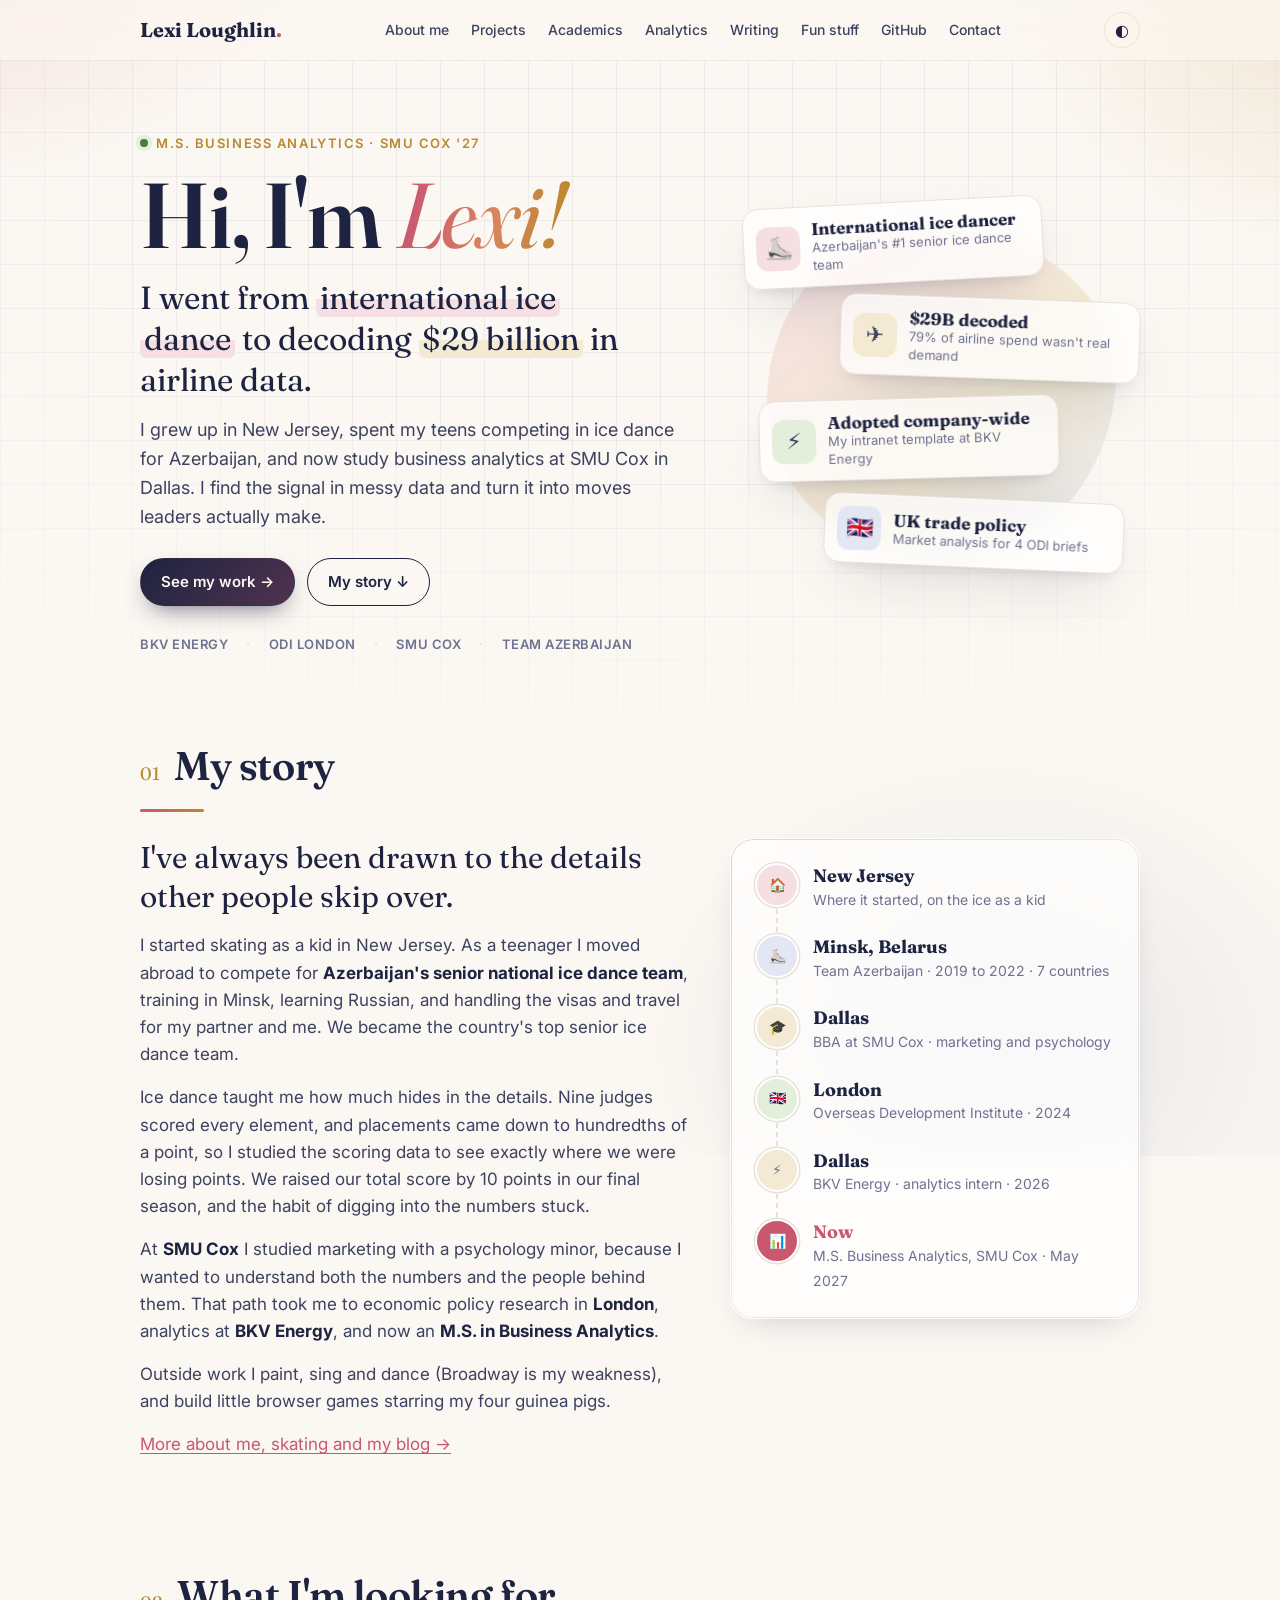
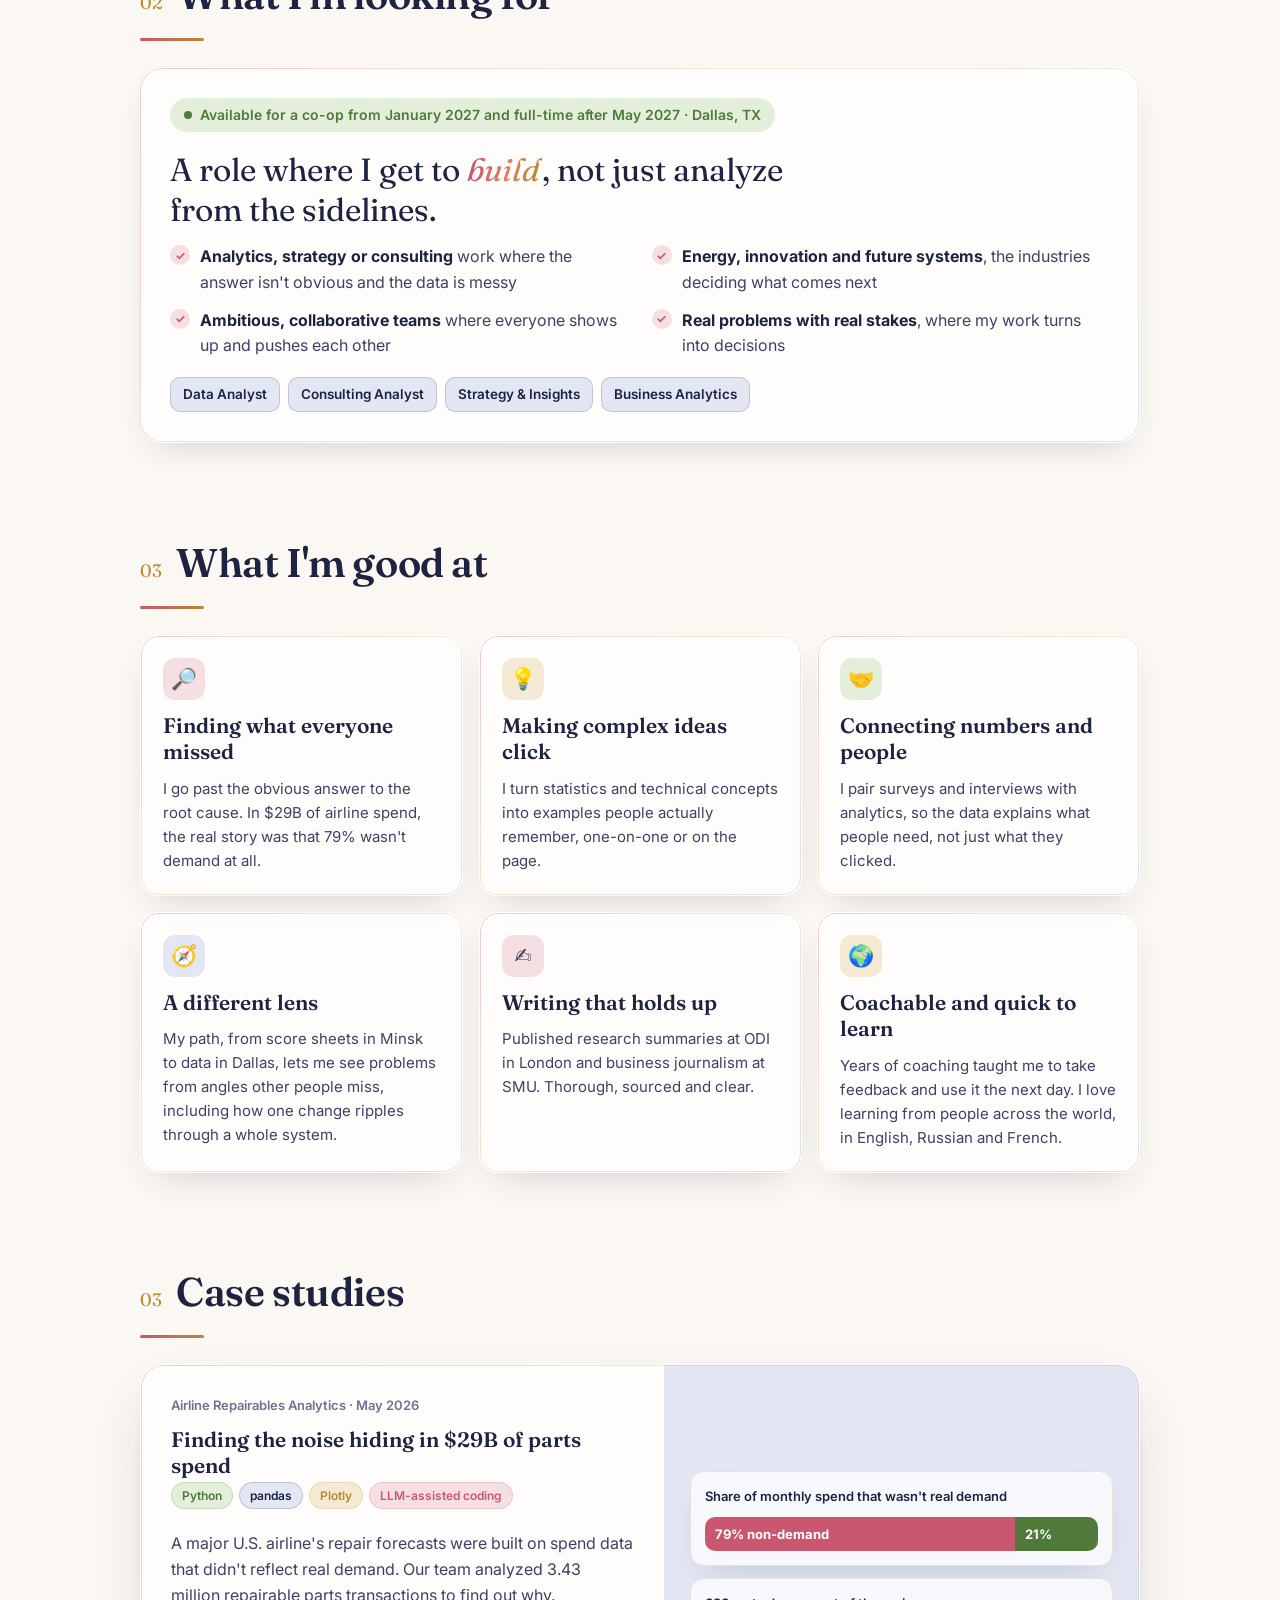
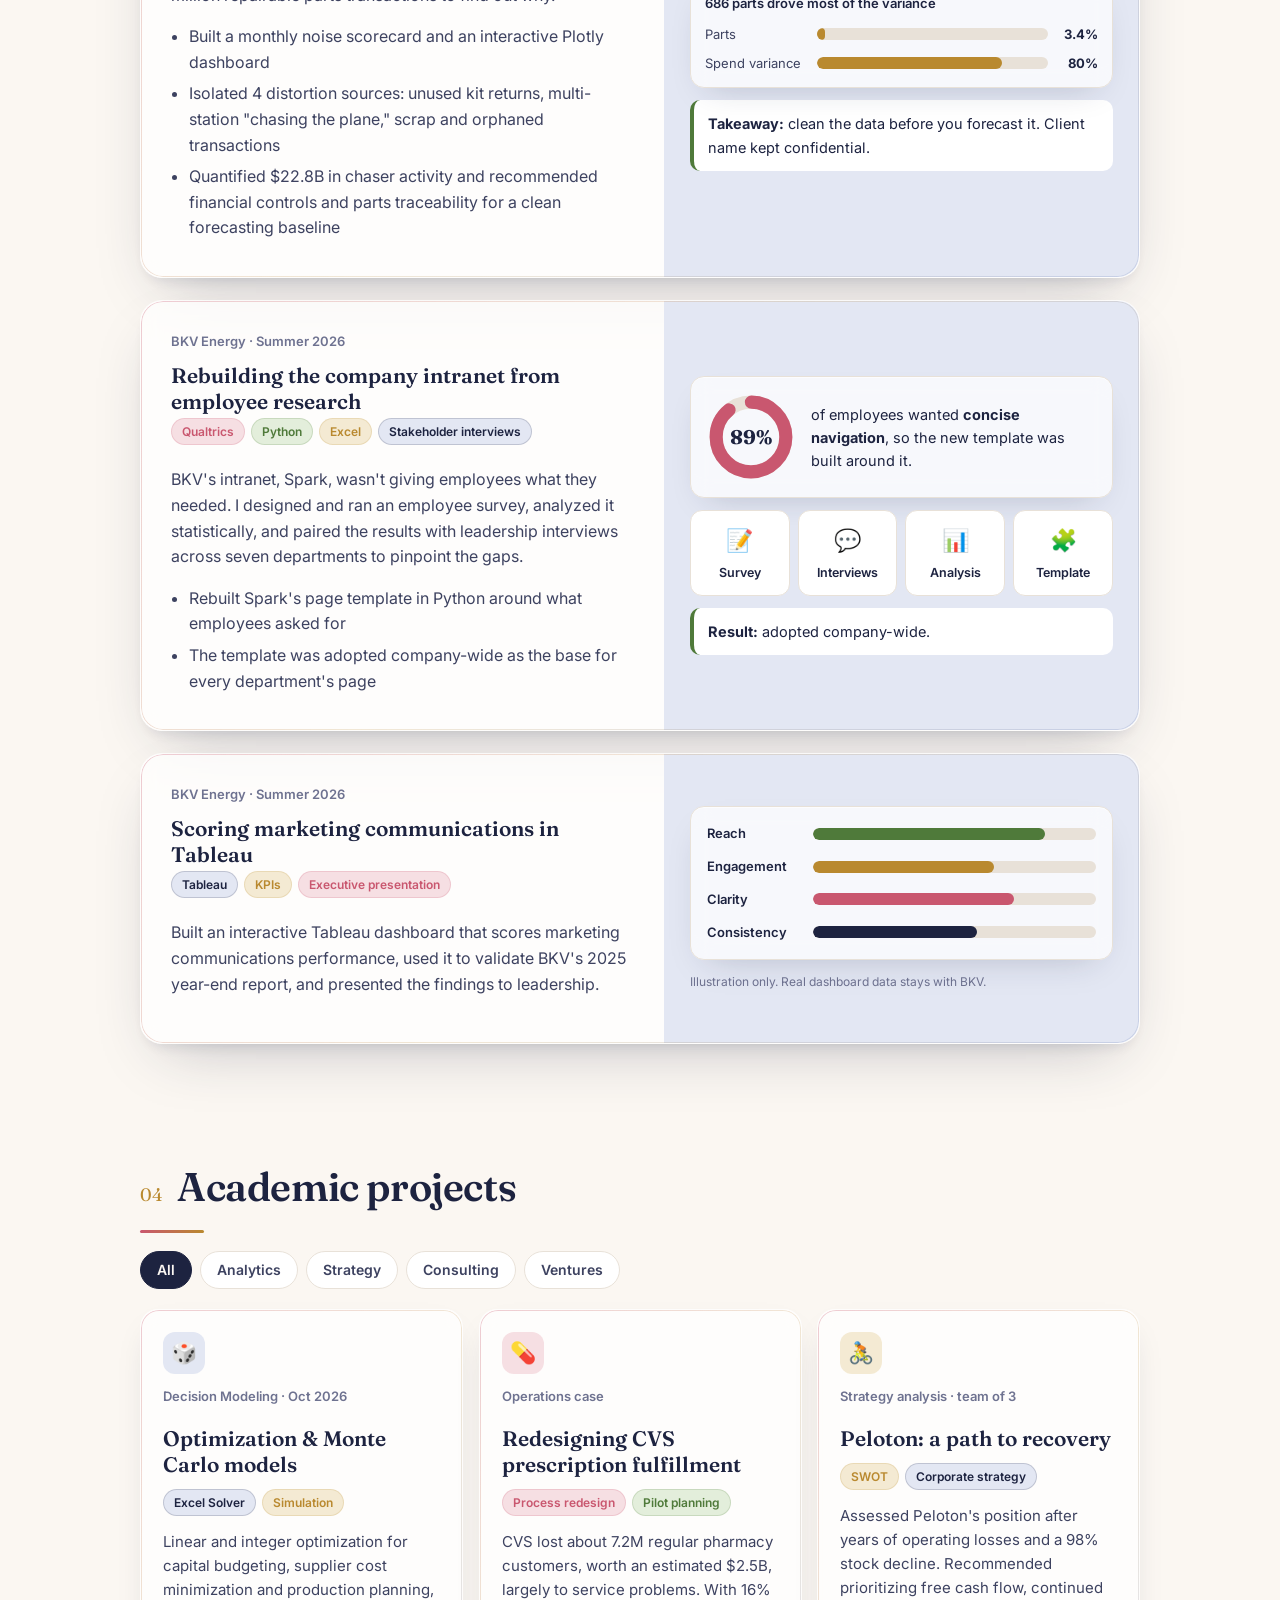
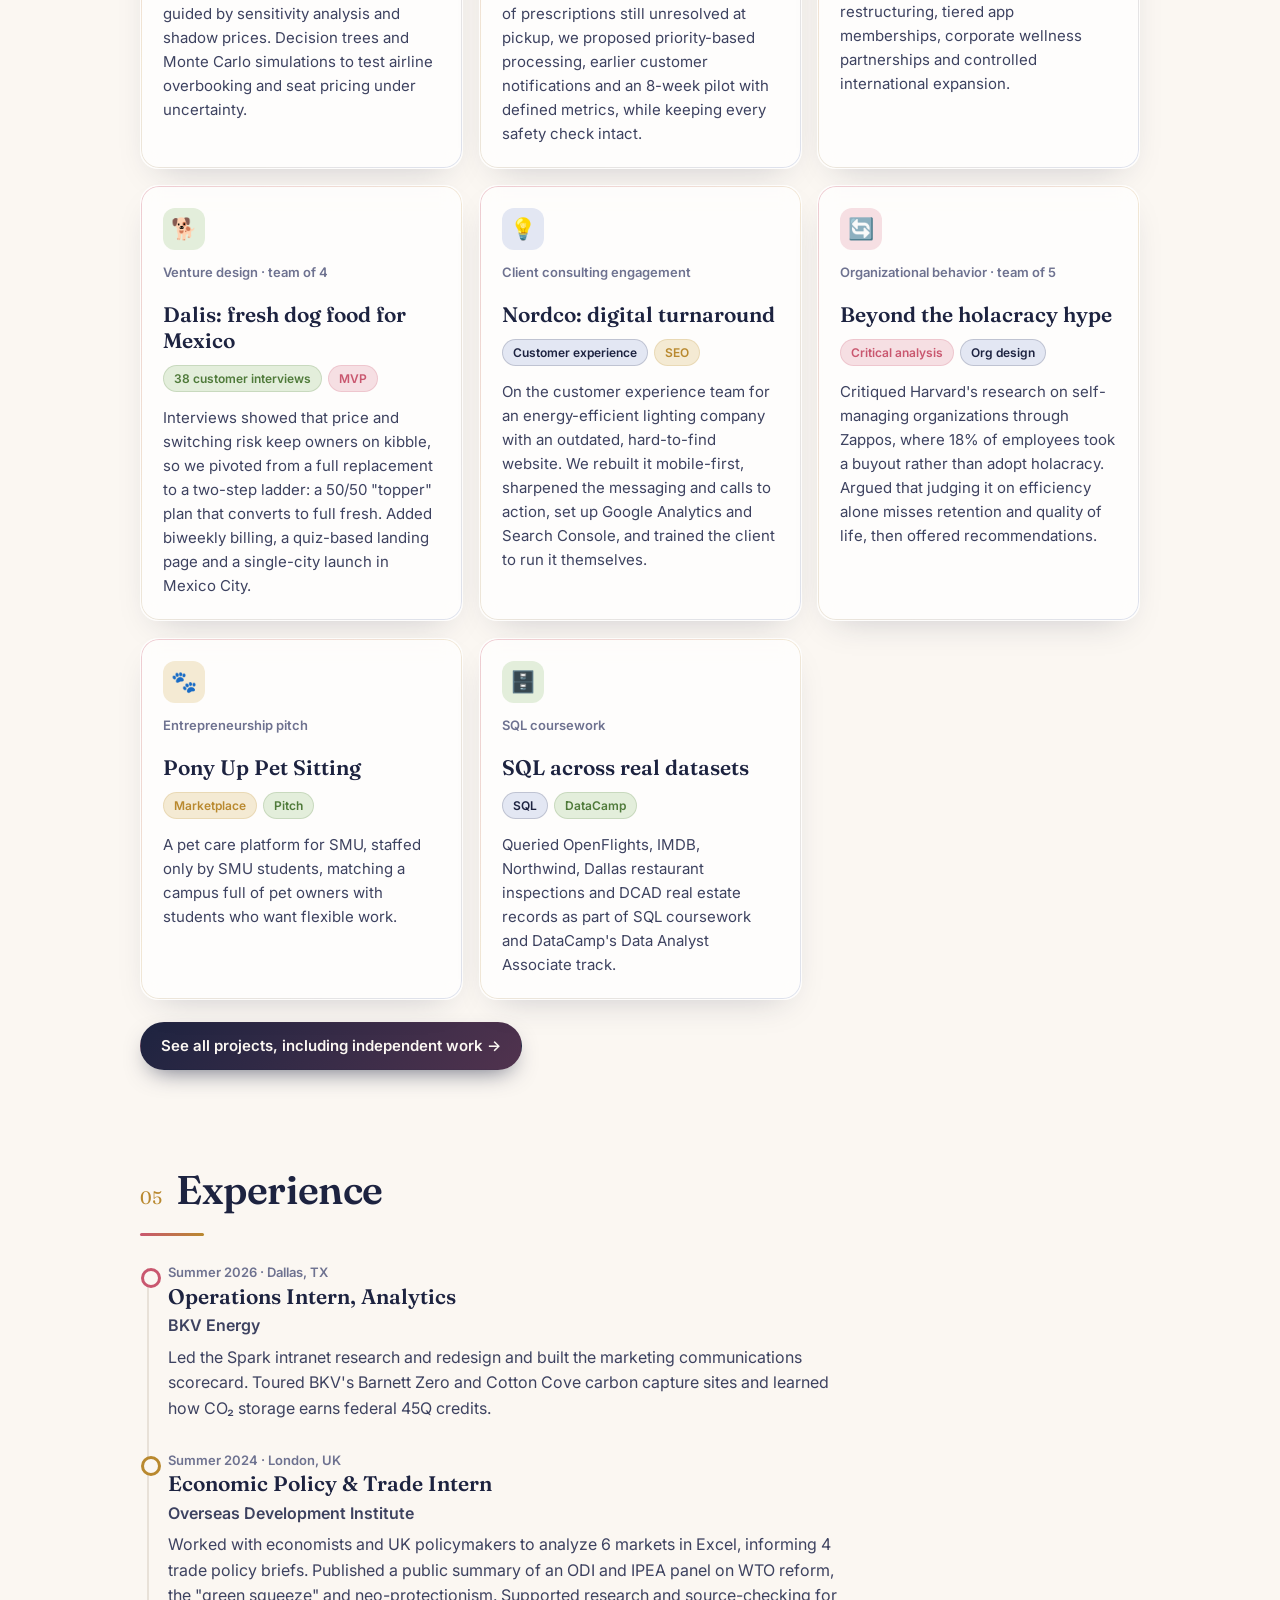
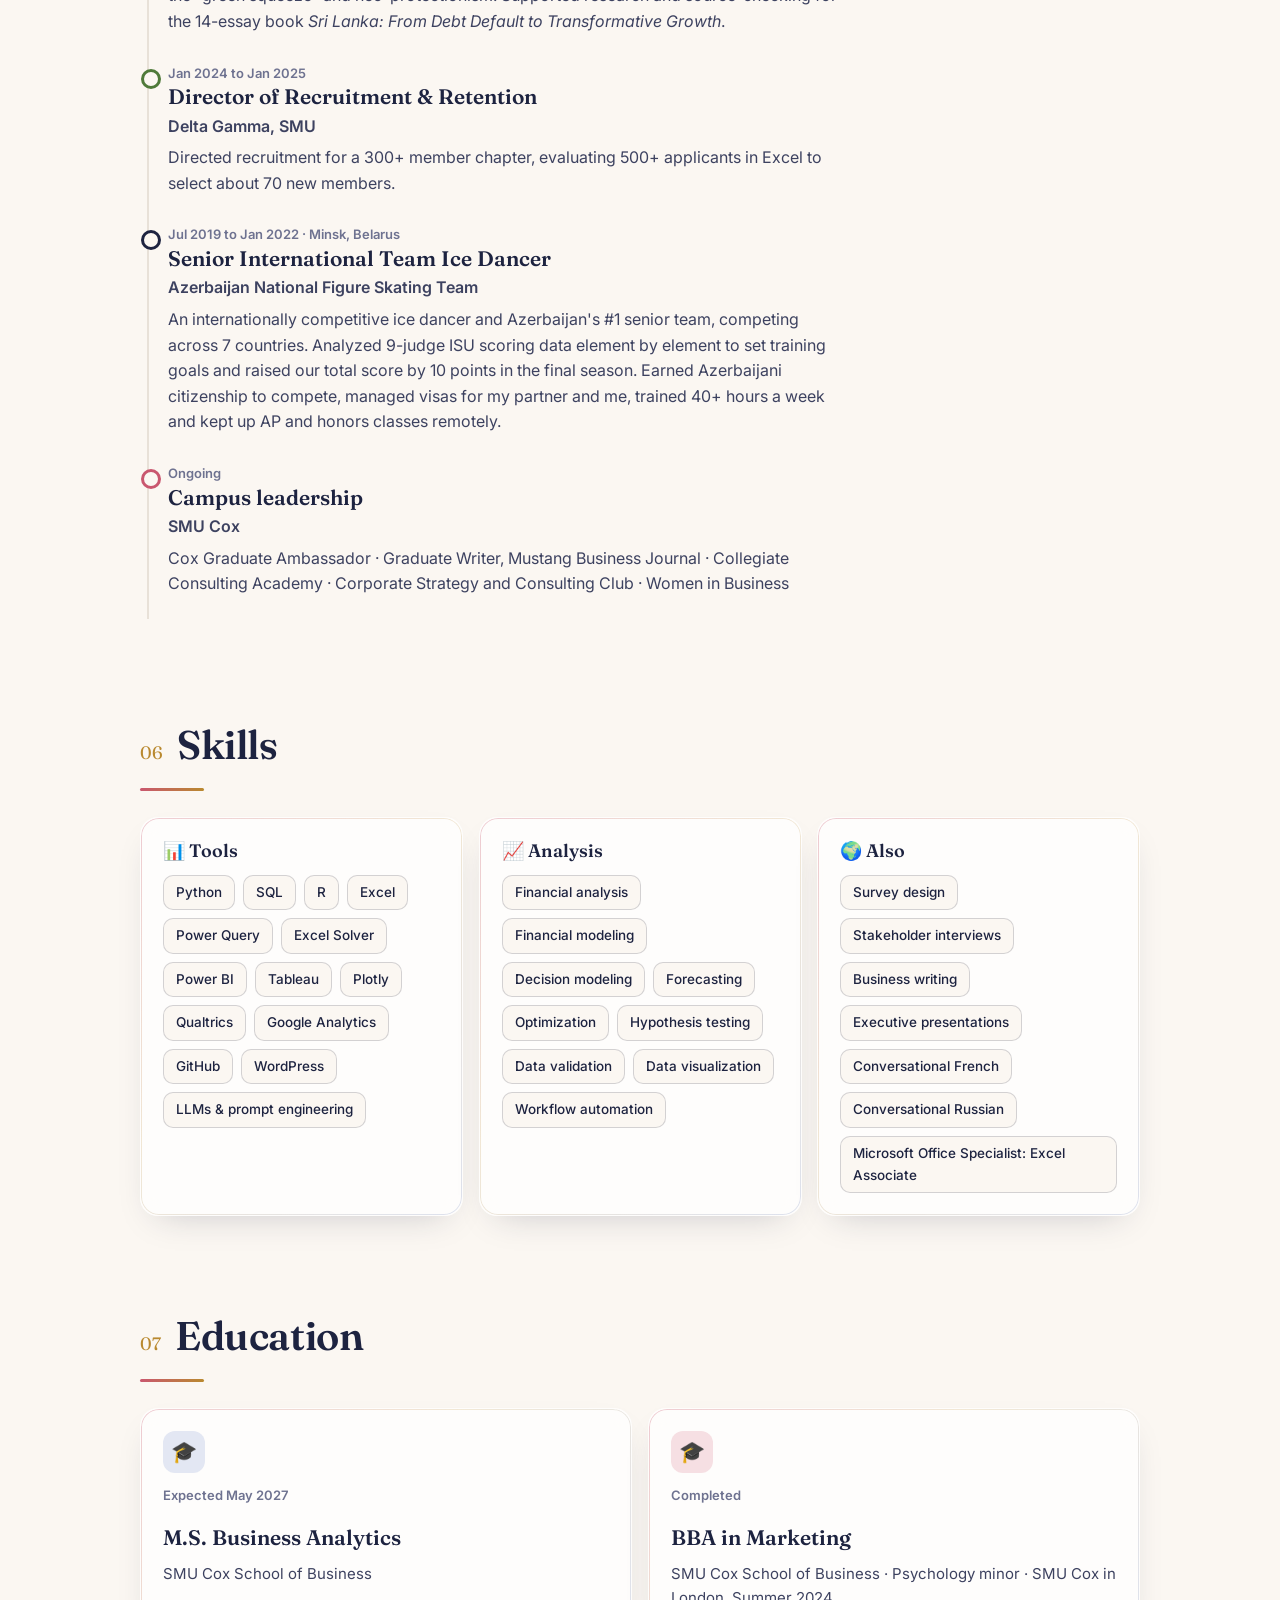
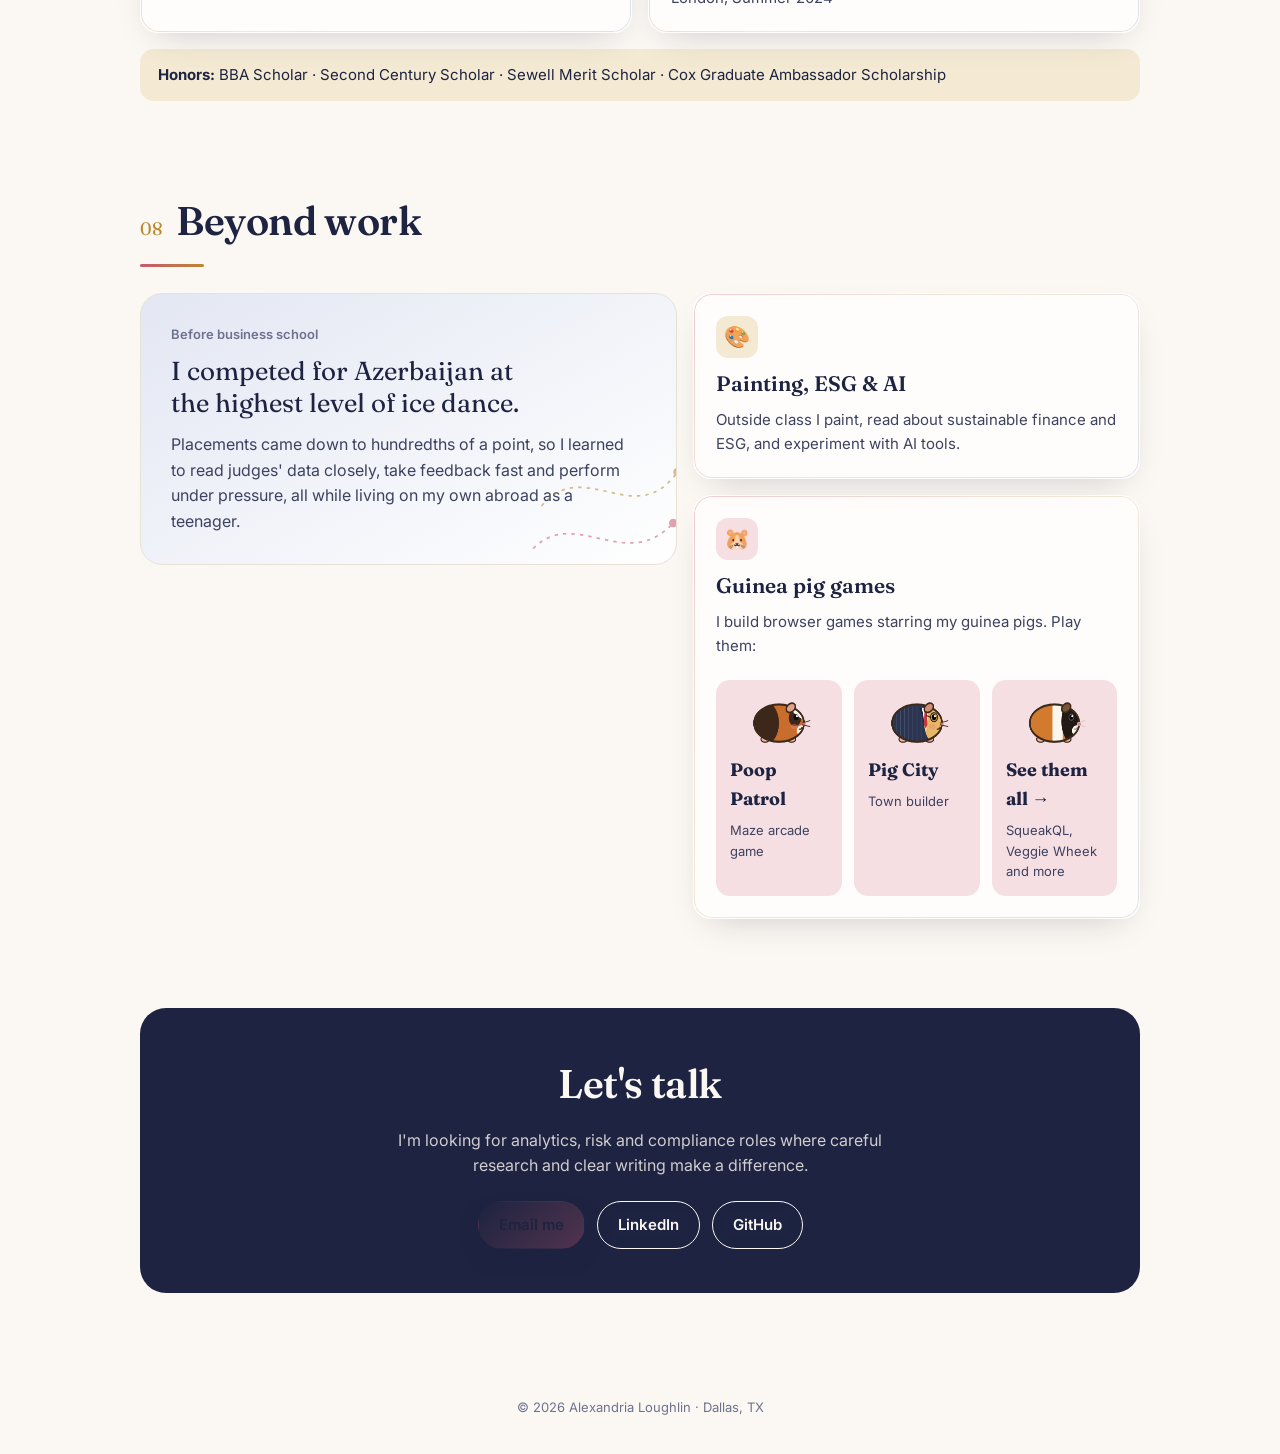
<file: index.html>
<!doctype html>
<html lang="en">
<head>
<meta charset="utf-8">
<meta name="viewport" content="width=device-width, initial-scale=1, viewport-fit=cover">
<title>Lexi Loughlin · Portfolio</title>
<meta name="description" content="Alexandria (Lexi) Loughlin: business analytics, strategy and research. M.S. Business Analytics candidate at SMU Cox.">
<link rel="preconnect" href="https://fonts.googleapis.com">
<link rel="stylesheet" href="https://fonts.googleapis.com/css2?family=Fraunces:opsz,wght@9..144,400;9..144,600;9..144,700&family=Inter:wght@400;500;600;700&display=swap">
<style>
:root {
  --bg: #fbf7f2;
  --surface: #ffffff;
  --ink: #1d2340;
  --body: #3d4260;
  --muted: #6e7290;
  --line: #e8e1d8;
  --rose: #c9576f;
  --rose-soft: #f6dfe3;
  --gold: #b9892f;
  --gold-soft: #f4ead3;
  --navy-soft: #e3e7f3;
  --sage-soft: #e3eedb;
  --sage: #4f7a3a;
  --serif: "Fraunces", Georgia, serif;
  --sans: "Inter", system-ui, -apple-system, sans-serif;
  color-scheme: light;
}
@media (prefers-color-scheme: dark) {
  :root:not([data-theme="light"]) {
    --bg: #14172a; --surface: #1c2038; --ink: #f3eee8; --body: #cfd2e2; --muted: #9a9eb8; --line: #2d3252;
    --rose: #ec8aa0; --rose-soft: #3a2433; --gold: #e2b867; --gold-soft: #3a3120; --navy-soft: #262b4a; --sage-soft: #24331f; --sage: #9cc67f;
    color-scheme: dark;
  }
}
:root[data-theme="dark"] {
  --bg: #14172a; --surface: #1c2038; --ink: #f3eee8; --body: #cfd2e2; --muted: #9a9eb8; --line: #2d3252;
  --rose: #ec8aa0; --rose-soft: #3a2433; --gold: #e2b867; --gold-soft: #3a3120; --navy-soft: #262b4a; --sage-soft: #24331f; --sage: #9cc67f;
  color-scheme: dark;
}
* { box-sizing: border-box; }
html { scroll-behavior: smooth; }
@media (prefers-reduced-motion: reduce) { html { scroll-behavior: auto; } * { transition: none !important; animation: none !important; } }
body { margin: 0; background: var(--bg); color: var(--body); font-family: var(--sans); font-size: 16px; line-height: 1.6; }
a { color: var(--rose); text-underline-offset: 3px; }
.wrap { max-width: 1040px; margin: 0 auto; padding: 0 max(20px, env(safe-area-inset-left, 0px)); }

/* nav */
nav { position: sticky; top: 0; z-index: 10; background: color-mix(in srgb, var(--bg) 88%, transparent); backdrop-filter: blur(10px); border-bottom: 1px solid var(--line); }
nav .wrap { display: flex; align-items: center; justify-content: space-between; height: 60px; gap: 12px; }
.mark { font-family: var(--serif); font-weight: 700; font-size: 20px; color: var(--ink); text-decoration: none; }
.mark span { color: var(--rose); }
.links { display: flex; gap: 22px; }
.links a { color: var(--body); text-decoration: none; font-size: 14px; font-weight: 500; }
.links a:hover { color: var(--rose); }
@media (max-width: 720px) { .links { display: none; } }

/* hero */
.hero { padding: 72px 0 56px; display: grid; grid-template-columns: 1.4fr 1fr; gap: 48px; align-items: center; }
@media (max-width: 820px) { .hero { grid-template-columns: 1fr; padding-top: 44px; gap: 32px; } }
.eyebrow { font-size: 13px; font-weight: 600; letter-spacing: .12em; text-transform: uppercase; color: var(--gold); margin: 0 0 14px; }
h1 { font-family: var(--serif); font-weight: 600; color: var(--ink); font-size: clamp(54px, 9vw, 92px); line-height: 1.02; margin: 0 0 18px; letter-spacing: -.01em; text-wrap: balance; }
h1 em { font-style: italic; color: var(--rose); font-weight: 400; }
.tagline { font-family: var(--serif); font-size: clamp(24px, 3.4vw, 32px); line-height: 1.28; color: var(--ink); margin: -2px 0 16px; max-width: 24ch; }
.lede { font-size: 18px; max-width: 56ch; margin: 0 0 26px; }
.ctas { display: flex; gap: 12px; flex-wrap: wrap; }
.btn { display: inline-flex; align-items: center; gap: 8px; padding: 11px 20px; border-radius: 999px; font-weight: 600; font-size: 15px; text-decoration: none; border: 1.5px solid var(--ink); }
.btn.primary { background: var(--ink); color: var(--bg); }
.btn.ghost { color: var(--ink); }
.btn:hover { transform: translateY(-1px); }

.reel { position: relative; min-height: 400px; }
.reel::before { content: ""; position: absolute; inset: 8% 6%; border-radius: 46% 54% 50% 50% / 52% 44% 56% 48%; background: linear-gradient(140deg, var(--rose-soft), var(--gold-soft) 60%, var(--navy-soft)); }
.hcard { position: absolute; display: flex; gap: 12px; align-items: center; background: var(--surface); border: 1px solid var(--line); border-radius: 16px; padding: 12px 16px 12px 12px; box-shadow: 0 14px 34px rgba(29,35,64,.12); width: min(300px, 88%); animation: float 6s ease-in-out infinite; }
.hcard b { display: block; color: var(--ink); font-family: var(--serif); font-size: 17px; line-height: 1.2; }
.hcard span { font-size: 13px; color: var(--muted); line-height: 1.35; display: block; }
.hi { width: 44px; height: 44px; border-radius: 12px; display: grid; place-items: center; font-size: 22px; flex: none; }
.h1c { top: 2%; left: 0; transform: rotate(-3deg); }
.h2c { top: 26%; right: 0; transform: rotate(2deg); animation-delay: -1.5s; }
.h3c { top: 51%; left: 4%; transform: rotate(-1.5deg); animation-delay: -3s; }
.h4c { top: 76%; right: 4%; transform: rotate(2.5deg); animation-delay: -4.5s; }
@keyframes float { 0%, 100% { translate: 0 0; } 50% { translate: 0 -8px; } }
@media (max-width: 820px) { .reel { min-height: 0; display: flex; flex-direction: column; gap: 12px; } .reel::before { display: none; } .hcard { position: static; transform: none; width: 100%; animation: none; } }
.eyebrow .dot { display: inline-block; width: 8px; height: 8px; border-radius: 50%; background: var(--sage); margin-right: 8px; vertical-align: 1px; box-shadow: 0 0 0 4px var(--sage-soft); }
.hl { padding: 0 .12em; border-radius: 6px; box-decoration-break: clone; -webkit-box-decoration-break: clone; }
.hl-rose { background: linear-gradient(transparent 55%, var(--rose-soft) 55%); }
.hl-gold { background: linear-gradient(transparent 55%, var(--gold-soft) 55%); }
.logos { display: flex; flex-wrap: wrap; gap: 8px 18px; margin-top: 28px; font-size: 13px; font-weight: 600; letter-spacing: .04em; text-transform: uppercase; color: var(--muted); }
.logos span + span::before { content: "·"; margin-right: 18px; color: var(--line); }
.fit { background: var(--surface); border: 1px solid var(--line); border-radius: 22px; padding: 30px; border-left: 6px solid var(--rose); }
.avail { display: inline-flex; align-items: center; gap: 8px; background: var(--sage-soft); color: var(--sage); font-weight: 600; font-size: 14px; border-radius: 999px; padding: 6px 14px; }
.avail .dot { width: 8px; height: 8px; border-radius: 50%; background: var(--sage); flex: none; }
.seek-lead { font-family: var(--serif); font-size: clamp(24px, 3.2vw, 32px); color: var(--ink); line-height: 1.25; margin: 18px 0 14px; max-width: 30ch; }
.seek-lead em { color: var(--rose); }
.checks { list-style: none; padding: 0; margin: 0 0 18px; display: grid; grid-template-columns: repeat(2, minmax(0, 1fr)); gap: 12px 24px; }
@media (max-width: 700px) { .checks { grid-template-columns: 1fr; } }
.checks li { position: relative; padding-left: 30px; }
.checks li::before { content: "✓"; position: absolute; left: 0; top: 1px; width: 20px; height: 20px; border-radius: 50%; background: var(--rose-soft); color: var(--rose); font-size: 12px; font-weight: 700; display: grid; place-items: center; }
.checks b { color: var(--ink); }
.roles { display: flex; flex-wrap: wrap; gap: 8px; }
.roles span { font-size: 13.5px; font-weight: 600; padding: 6px 12px; border-radius: 10px; background: var(--navy-soft); color: var(--ink); }
.story { display: grid; grid-template-columns: 1.35fr 1fr; gap: 36px; align-items: start; }
@media (max-width: 860px) { .story { grid-template-columns: 1fr; } }
.story-text p { margin: 0 0 16px; font-size: 17px; max-width: 62ch; }
.story-text b { color: var(--ink); }
.story-lead { font-family: var(--serif); font-size: clamp(24px, 3vw, 30px) !important; line-height: 1.3; color: var(--ink); }
.journey { list-style: none; margin: 0; padding: 24px; background: var(--surface); border: 1px solid var(--line); border-radius: 22px; position: relative; }
.journey li { display: flex; gap: 14px; align-items: flex-start; position: relative; padding-bottom: 22px; }
.journey li:last-child { padding-bottom: 0; }
.journey li:not(:last-child)::after { content: ""; position: absolute; left: 21px; top: 46px; bottom: 2px; width: 2px; background: repeating-linear-gradient(var(--line) 0 5px, transparent 5px 9px); }
.jdot { width: 44px; height: 44px; border-radius: 50%; display: grid; place-items: center; font-size: 20px; flex: none; border: 2px solid var(--surface); box-shadow: 0 0 0 1.5px var(--line); }
.journey b { display: block; color: var(--ink); font-family: var(--serif); font-size: 18px; line-height: 1.2; margin-top: 2px; }
.journey span { font-size: 14px; color: var(--muted); }
.journey .now b { color: var(--rose); }
.portrait { position: relative; aspect-ratio: 1; max-width: 360px; width: 100%; justify-self: center; }
.portrait .blob { position: absolute; inset: 0; border-radius: 46% 54% 50% 50% / 52% 44% 56% 48%; background: linear-gradient(140deg, var(--rose-soft), var(--gold-soft) 60%, var(--navy-soft)); }
.portrait .initials { position: absolute; inset: 0; display: grid; place-items: center; font-family: var(--serif); font-size: clamp(90px, 16vw, 140px); font-weight: 600; color: var(--ink); letter-spacing: -.04em; }
.badge { position: absolute; background: var(--surface); border: 1px solid var(--line); border-radius: 14px; padding: 10px 14px; box-shadow: 0 10px 30px rgba(29,35,64,.10); font-size: 13px; line-height: 1.35; }
.badge b { display: block; color: var(--ink); font-size: 15px; }
.badge.b1 { left: -6%; bottom: 14%; }
.badge.b2 { right: -4%; top: 10%; }
@media (max-width: 420px) { .badge.b1 { left: 0; } .badge.b2 { right: 0; } }

/* stats */
.stats { display: grid; grid-template-columns: repeat(4, minmax(0, 1fr)); gap: 14px; margin-bottom: 72px; }
@media (max-width: 760px) { .stats { grid-template-columns: repeat(2, minmax(0, 1fr)); } }
.stat { background: var(--surface); border: 1px solid var(--line); border-radius: 18px; padding: 20px; }
.stat .n { font-family: var(--serif); font-size: 36px; font-weight: 600; color: var(--ink); line-height: 1; }
.stat .l { font-size: 14px; color: var(--muted); margin-top: 8px; }
.stat:nth-child(1) { border-top: 4px solid var(--rose); }
.stat:nth-child(2) { border-top: 4px solid var(--gold); }
.stat:nth-child(3) { border-top: 4px solid var(--sage); }
.stat:nth-child(4) { border-top: 4px solid var(--ink); }

/* sections */
section { padding: 24px 0 64px; scroll-margin-top: 70px; }
.sec-head { display: flex; align-items: baseline; gap: 14px; margin-bottom: 26px; }
.sec-head .num { font-family: var(--serif); color: var(--gold); font-size: 18px; }
h2 { font-family: var(--serif); font-weight: 600; color: var(--ink); font-size: clamp(30px, 4.5vw, 40px); margin: 0; letter-spacing: -.01em; }
h3 { font-family: var(--serif); font-weight: 600; color: var(--ink); font-size: 21px; margin: 0 0 4px; line-height: 1.25; }

/* featured project */
.feature { display: grid; grid-template-columns: 1.1fr 1fr; gap: 0; background: var(--surface); border: 1px solid var(--line); border-radius: 22px; overflow: hidden; margin-bottom: 18px; }
@media (max-width: 820px) { .feature { grid-template-columns: 1fr; } }
.feature .txt { padding: 30px; }
.feature .viz { background: var(--navy-soft); padding: 26px; display: flex; flex-direction: column; justify-content: center; gap: 12px; }
.tag { display: inline-block; font-size: 12px; font-weight: 600; padding: 3px 10px; border-radius: 999px; margin: 0 6px 6px 0; }
.t-rose { background: var(--rose-soft); color: var(--rose); }
.t-gold { background: var(--gold-soft); color: var(--gold); }
.t-sage { background: var(--sage-soft); color: var(--sage); }
.t-navy { background: var(--navy-soft); color: var(--ink); }
.kicker { font-size: 13px; color: var(--muted); font-weight: 600; margin-bottom: 10px; }
.feature ul { padding-left: 18px; margin: 14px 0 0; }
.feature li { margin-bottom: 6px; }
.flow { display: grid; grid-template-columns: repeat(4, 1fr); gap: 8px; }
.flow div { background: var(--surface); border-radius: 12px; padding: 12px 8px; text-align: center; font-size: 12.5px; font-weight: 600; color: var(--ink); position: relative; border: 1px solid var(--line); }
.flow div span { display: block; font-size: 22px; margin-bottom: 4px; }
.depts { display: flex; flex-wrap: wrap; gap: 6px; }
.depts span { background: var(--surface); border: 1px solid var(--line); border-radius: 999px; padding: 4px 10px; font-size: 12.5px; font-weight: 500; }
.result { background: var(--surface); border-left: 4px solid var(--sage); border-radius: 10px; padding: 12px 14px; font-size: 14.5px; color: var(--ink); }

.grid { display: grid; grid-template-columns: repeat(3, minmax(0, 1fr)); gap: 16px; }
@media (max-width: 900px) { .grid { grid-template-columns: repeat(2, minmax(0, 1fr)); } }
@media (max-width: 580px) { .grid { grid-template-columns: 1fr; } }
.card { background: var(--surface); border: 1px solid var(--line); border-radius: 18px; padding: 22px; display: flex; flex-direction: column; gap: 8px; }
.card .icon { width: 42px; height: 42px; border-radius: 12px; display: grid; place-items: center; font-size: 21px; margin-bottom: 4px; }
.card p { margin: 0; font-size: 15px; }

/* timeline */
.timeline { position: relative; padding-left: 28px; }
.timeline::before { content: ""; position: absolute; left: 7px; top: 6px; bottom: 6px; width: 2px; background: var(--line); }
.item { position: relative; padding-bottom: 28px; }
.item::before { content: ""; position: absolute; left: -27px; top: 6px; width: 14px; height: 14px; border-radius: 50%; background: var(--bg); border: 3px solid var(--rose); }
.item.gold::before { border-color: var(--gold); }
.item.sage::before { border-color: var(--sage); }
.item.navy::before { border-color: var(--ink); }
.item .when { font-size: 13px; font-weight: 600; color: var(--muted); }
.item .org { font-weight: 600; color: var(--body); margin-bottom: 6px; }
.item p { margin: 0; max-width: 68ch; }

/* skills */
.skills { display: grid; grid-template-columns: repeat(3, minmax(0, 1fr)); gap: 16px; }
@media (max-width: 820px) { .skills { grid-template-columns: 1fr; } }
.skillset { background: var(--surface); border: 1px solid var(--line); border-radius: 18px; padding: 22px; }
.skillset h3 { font-size: 18px; margin-bottom: 12px; }
.chips { display: flex; flex-wrap: wrap; gap: 8px; }
.chips span { font-size: 13.5px; font-weight: 500; padding: 6px 12px; border-radius: 10px; background: var(--bg); border: 1px solid var(--line); color: var(--ink); }

/* edu */
.edu { display: grid; grid-template-columns: repeat(2, minmax(0, 1fr)); gap: 16px; }
@media (max-width: 680px) { .edu { grid-template-columns: 1fr; } }

/* beyond */
.beyond { display: grid; grid-template-columns: 1.2fr 1fr; gap: 16px; }
@media (max-width: 820px) { .beyond { grid-template-columns: 1fr; } }
.ice { align-self: start; background: linear-gradient(150deg, var(--navy-soft), var(--surface)); border: 1px solid var(--line); border-radius: 22px; padding: 30px; position: relative; overflow: hidden; }
.ice svg { position: absolute; right: -10px; bottom: -10px; width: 170px; opacity: .55; }
.ice .big { font-family: var(--serif); font-size: 26px; color: var(--ink); line-height: 1.25; margin: 6px 0 12px; max-width: 22ch; }
.stack { display: flex; flex-direction: column; gap: 16px; }

.games { display: grid; grid-template-columns: repeat(3, minmax(0, 1fr)); gap: 12px; margin-top: 14px; }
@media (max-width: 580px) { .games { grid-template-columns: 1fr; } }
.game { text-decoration: none; color: var(--ink); background: var(--rose-soft); border-radius: 14px; padding: 14px; display: flex; flex-direction: column; gap: 6px; }
.game:hover { outline: 2px solid var(--rose); }
.game b { font-family: var(--serif); font-size: 18px; }
.game span { font-size: 13px; color: var(--body); }
.game canvas { width: 100%; height: 56px; }

/* contact */
.contact { background: var(--ink); color: var(--bg); border-radius: 26px; padding: 44px; text-align: center; margin-bottom: 40px; }
.contact h2 { color: var(--bg); }
.contact p { color: color-mix(in srgb, var(--bg) 80%, transparent); max-width: 52ch; margin: 12px auto 22px; }
.contact .btn { border-color: var(--bg); color: var(--bg); }
.contact .btn.primary { background: var(--bg); color: var(--ink); }
footer { text-align: center; font-size: 13px; color: var(--muted); padding: 0 0 36px; }
.theme { background: none; border: 1px solid var(--line); border-radius: 999px; width: 36px; height: 36px; cursor: pointer; color: var(--ink); font-size: 16px; }

/* case study visuals */
.kpi { background: var(--surface); border-radius: 14px; padding: 14px; border: 1px solid var(--line); }
.kpi-label { font-size: 13px; font-weight: 600; color: var(--ink); margin-bottom: 10px; }
.split { display: flex; height: 34px; border-radius: 10px; overflow: hidden; font-size: 13px; font-weight: 700; color: #fff; }
.split div { display: flex; align-items: center; padding: 0 10px; white-space: nowrap; }
.pareto { display: flex; flex-direction: column; gap: 8px; }
.pareto > div { display: grid; grid-template-columns: 104px 1fr 42px; align-items: center; gap: 8px; font-size: 13px; }
.pareto b { color: var(--ink); text-align: right; }
.pbar { height: 12px; border-radius: 999px; background: var(--line); overflow: hidden; }
.pbar i { display: block; height: 100%; border-radius: 999px; }
.donutrow { display: flex; align-items: center; gap: 14px; background: var(--surface); border: 1px solid var(--line); border-radius: 14px; padding: 14px; }
.donutrow p { margin: 0; font-size: 14.5px; color: var(--ink); }
.donut { width: 92px; height: 92px; flex: none; }
.donut text { font-family: var(--serif); font-size: 9px; font-weight: 700; fill: var(--ink); }
.mini-dash { background: var(--surface); border: 1px solid var(--line); border-radius: 14px; padding: 16px; display: flex; flex-direction: column; gap: 12px; }
.md-row { display: grid; grid-template-columns: 96px 1fr; align-items: center; gap: 10px; font-size: 13px; font-weight: 600; color: var(--ink); }
.note { font-size: 12px; color: var(--muted); margin: 0; }
.feature { margin-bottom: 22px; }
.filters { display: flex; gap: 8px; flex-wrap: wrap; margin: -8px 0 20px; }
.fbtn { font: inherit; font-size: 14px; font-weight: 600; padding: 7px 16px; border-radius: 999px; border: 1.5px solid var(--line); background: var(--surface); color: var(--body); cursor: pointer; }
.fbtn[aria-pressed="true"] { background: var(--ink); color: var(--bg); border-color: var(--ink); }
.card[hidden] { display: none; }
.honors { margin-top: 16px; background: var(--gold-soft); color: var(--ink); border-radius: 14px; padding: 14px 18px; font-size: 15px; }

.reveal { opacity: 0; transform: translateY(14px); transition: opacity .6s ease, transform .6s ease; }
.reveal.in { opacity: 1; transform: none; }
</style>
<link rel="stylesheet" href="polish.css">
</head>
<body>

<nav>
  <div class="wrap">
    <a class="mark" href="#top">Lexi Loughlin<span>.</span></a>
    <div class="links">
      <a href="about.html">About me</a><a href="projects.html">Projects</a><a href="academics.html">Academics</a><a href="analytics.html">Analytics</a><a href="writing.html">Writing</a><a href="fun.html">Fun stuff</a><a href="github.html">GitHub</a><a href="#contact">Contact</a>
    </div>
    <button class="theme" id="theme" aria-label="Switch light or dark mode">◐</button>
  </div>
</nav>

<main class="wrap" id="top">
  <header class="hero">
    <div>
      <p class="eyebrow"><span class="dot"></span>M.S. Business Analytics · SMU Cox '27</p>
      <h1>Hi, I'm <em>Lexi!</em></h1>
      <p class="tagline">I went from <span class="hl hl-rose">international ice dance</span> to decoding <span class="hl hl-gold">$29 billion</span> in airline data.</p>
      <p class="lede">I grew up in New Jersey, spent my teens competing in ice dance for Azerbaijan, and now study business analytics at SMU Cox in Dallas. I find the signal in messy data and turn it into moves leaders actually make.</p>
      <div class="ctas">
        <a class="btn primary" href="#work">See my work →</a>
        <a class="btn ghost" href="#story">My story ↓</a>
      </div>
      <div class="logos" aria-label="Where I've worked and studied">
        <span>BKV Energy</span><span>ODI London</span><span>SMU Cox</span><span>Team Azerbaijan</span>
      </div>
    </div>
    <div class="reel" aria-label="Highlights">
      <a class="hcard h1c" href="skating.html" style="text-decoration:none;color:inherit"><div class="hi" style="background:var(--rose-soft)">⛸️</div><div><b>International ice dancer</b><span>Azerbaijan's #1 senior ice dance team</span></div></a>
      <div class="hcard h2c"><div class="hi" style="background:var(--gold-soft)">✈️</div><div><b>$29B decoded</b><span>79% of airline spend wasn't real demand</span></div></div>
      <div class="hcard h3c"><div class="hi" style="background:var(--sage-soft)">⚡</div><div><b>Adopted company-wide</b><span>My intranet template at BKV Energy</span></div></div>
      <div class="hcard h4c"><div class="hi" style="background:var(--navy-soft)">🇬🇧</div><div><b>UK trade policy</b><span>Market analysis for 4 ODI briefs</span></div></div>
    </div>
  </header>

  <section id="story">
    <div class="sec-head"><span class="num">01</span><h2>My story</h2></div>
    <div class="story">
      <div class="story-text reveal">
        <p class="story-lead">I've always been drawn to the details other people skip over.</p>
        <p>I started skating as a kid in New Jersey. As a teenager I moved abroad to compete for <b>Azerbaijan's senior national ice dance team</b>, training in Minsk, learning Russian, and handling the visas and travel for my partner and me. We became the country's top senior ice dance team.</p>
        <p>Ice dance taught me how much hides in the details. Nine judges scored every element, and placements came down to hundredths of a point, so I studied the scoring data to see exactly where we were losing points. We raised our total score by 10 points in our final season, and the habit of digging into the numbers stuck.</p>
        <p>At <b>SMU Cox</b> I studied marketing with a psychology minor, because I wanted to understand both the numbers and the people behind them. That path took me to economic policy research in <b>London</b>, analytics at <b>BKV Energy</b>, and now an <b>M.S. in Business Analytics</b>.</p>
        <p>Outside work I paint, sing and dance (Broadway is my weakness), and build little browser games starring my four guinea pigs.</p>
        <p><a href="about.html">More about me, skating and my blog →</a></p>
      </div>
      <ol class="journey reveal" aria-label="My path">
        <li><span class="jdot" style="background:var(--rose-soft)">🏠</span><div><b>New Jersey</b><span>Where it started, on the ice as a kid</span></div></li>
        <li><span class="jdot" style="background:var(--navy-soft)">⛸️</span><div><b>Minsk, Belarus</b><span>Team Azerbaijan · 2019 to 2022 · 7 countries</span></div></li>
        <li><span class="jdot" style="background:var(--gold-soft)">🎓</span><div><b>Dallas</b><span>BBA at SMU Cox · marketing and psychology</span></div></li>
        <li><span class="jdot" style="background:var(--sage-soft)">🇬🇧</span><div><b>London</b><span>Overseas Development Institute · 2024</span></div></li>
        <li><span class="jdot" style="background:var(--gold-soft)">⚡</span><div><b>Dallas</b><span>BKV Energy · analytics intern · 2026</span></div></li>
        <li class="now"><span class="jdot" style="background:var(--rose)">📊</span><div><b>Now</b><span>M.S. Business Analytics, SMU Cox · May 2027</span></div></li>
      </ol>
    </div>
  </section>

  <section id="about">
    <div class="sec-head"><span class="num">02</span><h2>What I'm looking for</h2></div>
    <div class="fit reveal">
      <div class="seek">
        <div class="avail"><span class="dot"></span>Available for a co-op from January 2027 and full-time after May 2027 · Dallas, TX</div>
        <p class="seek-lead">A role where I get to <em>build</em>, not just analyze from the sidelines.</p>
        <ul class="checks">
          <li><b>Analytics, strategy or consulting</b> work where the answer isn't obvious and the data is messy</li>
          <li><b>Energy, innovation and future systems</b>, the industries deciding what comes next</li>
          <li><b>Ambitious, collaborative teams</b> where everyone shows up and pushes each other</li>
          <li><b>Real problems with real stakes</b>, where my work turns into decisions</li>
        </ul>
        <div class="roles"><span>Data Analyst</span><span>Consulting Analyst</span><span>Strategy & Insights</span><span>Business Analytics</span></div>
      </div>
    </div>
  </section>

  <section id="strengths">
    <div class="sec-head"><span class="num">03</span><h2>What I'm good at</h2></div>
    <div class="grid strengths">
      <article class="card reveal">
        <div class="icon" style="background:var(--rose-soft)">🔎</div>
        <h3>Finding what everyone missed</h3>
        <p>I go past the obvious answer to the root cause. In $29B of airline spend, the real story was that 79% wasn't demand at all.</p>
      </article>
      <article class="card reveal">
        <div class="icon" style="background:var(--gold-soft)">💡</div>
        <h3>Making complex ideas click</h3>
        <p>I turn statistics and technical concepts into examples people actually remember, one-on-one or on the page.</p>
      </article>
      <article class="card reveal">
        <div class="icon" style="background:var(--sage-soft)">🤝</div>
        <h3>Connecting numbers and people</h3>
        <p>I pair surveys and interviews with analytics, so the data explains what people need, not just what they clicked.</p>
      </article>
      <article class="card reveal">
        <div class="icon" style="background:var(--navy-soft)">🧭</div>
        <h3>A different lens</h3>
        <p>My path, from score sheets in Minsk to data in Dallas, lets me see problems from angles other people miss, including how one change ripples through a whole system.</p>
      </article>
      <article class="card reveal">
        <div class="icon" style="background:var(--rose-soft)">✍️</div>
        <h3>Writing that holds up</h3>
        <p>Published research summaries at ODI in London and business journalism at SMU. Thorough, sourced and clear.</p>
      </article>
      <article class="card reveal">
        <div class="icon" style="background:var(--gold-soft)">🌍</div>
        <h3>Coachable and quick to learn</h3>
        <p>Years of coaching taught me to take feedback and use it the next day. I love learning from people across the world, in English, Russian and French.</p>
      </article>
    </div>
  </section>

  <section id="work">
    <div class="sec-head"><span class="num">03</span><h2>Case studies</h2></div>

    <article class="feature reveal">
      <div class="txt">
        <div class="kicker">Airline Repairables Analytics · May 2026</div>
        <h3>Finding the noise hiding in $29B of parts spend</h3>
        <div><span class="tag t-sage">Python</span><span class="tag t-navy">pandas</span><span class="tag t-gold">Plotly</span><span class="tag t-rose">LLM-assisted coding</span></div>
        <p>A major U.S. airline's repair forecasts were built on spend data that didn't reflect real demand. Our team analyzed 3.43 million repairable parts transactions to find out why.</p>
        <ul>
          <li>Built a monthly noise scorecard and an interactive Plotly dashboard</li>
          <li>Isolated 4 distortion sources: unused kit returns, multi-station "chasing the plane," scrap and orphaned transactions</li>
          <li>Quantified $22.8B in chaser activity and recommended financial controls and parts traceability for a clean forecasting baseline</li>
        </ul>
      </div>
      <div class="viz" aria-label="Key findings">
        <div class="kpi">
          <div class="kpi-label">Share of monthly spend that wasn't real demand</div>
          <div class="split"><div style="width:79%;background:var(--rose)">79% non-demand</div><div style="width:21%;background:var(--sage)">21%</div></div>
        </div>
        <div class="kpi">
          <div class="kpi-label">686 parts drove most of the variance</div>
          <div class="pareto">
            <div><span>Parts</span><div class="pbar"><i style="width:3.4%;background:var(--gold)"></i></div><b>3.4%</b></div>
            <div><span>Spend variance</span><div class="pbar"><i style="width:80%;background:var(--gold)"></i></div><b>80%</b></div>
          </div>
        </div>
        <div class="result"><b>Takeaway:</b> clean the data before you forecast it. Client name kept confidential.</div>
      </div>
    </article>

    <article class="feature reveal">
      <div class="txt">
        <div class="kicker">BKV Energy · Summer 2026</div>
        <h3>Rebuilding the company intranet from employee research</h3>
        <div><span class="tag t-rose">Qualtrics</span><span class="tag t-sage">Python</span><span class="tag t-gold">Excel</span><span class="tag t-navy">Stakeholder interviews</span></div>
        <p>BKV's intranet, Spark, wasn't giving employees what they needed. I designed and ran an employee survey, analyzed it statistically, and paired the results with leadership interviews across seven departments to pinpoint the gaps.</p>
        <ul>
          <li>Rebuilt Spark's page template in Python around what employees asked for</li>
          <li>The template was adopted company-wide as the base for every department's page</li>
        </ul>
      </div>
      <div class="viz" aria-label="Key findings">
        <div class="donutrow">
          <svg viewBox="0 0 42 42" class="donut" aria-hidden="true"><circle cx="21" cy="21" r="15.9" fill="none" stroke="var(--line)" stroke-width="6"/><circle cx="21" cy="21" r="15.9" fill="none" stroke="var(--rose)" stroke-width="6" stroke-dasharray="89 11" stroke-dashoffset="25" stroke-linecap="round"/><text x="21" y="24" text-anchor="middle">89%</text></svg>
          <p>of employees wanted <b>concise navigation</b>, so the new template was built around it.</p>
        </div>
        <div class="flow">
          <div><span>📝</span>Survey</div>
          <div><span>💬</span>Interviews</div>
          <div><span>📊</span>Analysis</div>
          <div><span>🧩</span>Template</div>
        </div>
        <div class="result"><b>Result:</b> adopted company-wide.</div>
      </div>
    </article>

    <article class="feature reveal">
      <div class="txt">
        <div class="kicker">BKV Energy · Summer 2026</div>
        <h3>Scoring marketing communications in Tableau</h3>
        <div><span class="tag t-navy">Tableau</span><span class="tag t-gold">KPIs</span><span class="tag t-rose">Executive presentation</span></div>
        <p>Built an interactive Tableau dashboard that scores marketing communications performance, used it to validate BKV's 2025 year-end report, and presented the findings to leadership.</p>
      </div>
      <div class="viz" aria-label="Dashboard illustration">
        <div class="mini-dash">
          <div class="md-row"><span>Reach</span><div class="pbar"><i style="width:82%;background:var(--sage)"></i></div></div>
          <div class="md-row"><span>Engagement</span><div class="pbar"><i style="width:64%;background:var(--gold)"></i></div></div>
          <div class="md-row"><span>Clarity</span><div class="pbar"><i style="width:71%;background:var(--rose)"></i></div></div>
          <div class="md-row"><span>Consistency</span><div class="pbar"><i style="width:58%;background:var(--ink)"></i></div></div>
        </div>
        <p class="note">Illustration only. Real dashboard data stays with BKV.</p>
      </div>
    </article>
  </section>

  <section id="projects">
    <div class="sec-head"><span class="num">04</span><h2>Academic projects</h2></div>
    <div class="filters" role="group" aria-label="Filter projects">
      <button class="fbtn" aria-pressed="true" data-f="all">All</button>
      <button class="fbtn" aria-pressed="false" data-f="analytics">Analytics</button>
      <button class="fbtn" aria-pressed="false" data-f="strategy">Strategy</button>
      <button class="fbtn" aria-pressed="false" data-f="consulting">Consulting</button>
      <button class="fbtn" aria-pressed="false" data-f="venture">Ventures</button>
    </div>
    <div class="grid" id="pgrid">
      <article class="card reveal" data-cat="analytics">
        <div class="icon" style="background:var(--navy-soft)">🎲</div>
        <div class="kicker">Decision Modeling · Oct 2026</div>
        <h3>Optimization & Monte Carlo models</h3>
        <div><span class="tag t-navy">Excel Solver</span><span class="tag t-gold">Simulation</span></div>
        <p>Linear and integer optimization for capital budgeting, supplier cost minimization and production planning, guided by sensitivity analysis and shadow prices. Decision trees and Monte Carlo simulations to test airline overbooking and seat pricing under uncertainty.</p>
      </article>
      <article class="card reveal" data-cat="strategy">
        <div class="icon" style="background:var(--rose-soft)">💊</div>
        <div class="kicker">Operations case</div>
        <h3>Redesigning CVS prescription fulfillment</h3>
        <div><span class="tag t-rose">Process redesign</span><span class="tag t-sage">Pilot planning</span></div>
        <p>CVS lost about 7.2M regular pharmacy customers, worth an estimated $2.5B, largely to service problems. With 16% of prescriptions still unresolved at pickup, we proposed priority-based processing, earlier customer notifications and an 8-week pilot with defined metrics, while keeping every safety check intact.</p>
      </article>
      <article class="card reveal" data-cat="strategy">
        <div class="icon" style="background:var(--gold-soft)">🚴</div>
        <div class="kicker">Strategy analysis · team of 3</div>
        <h3>Peloton: a path to recovery</h3>
        <div><span class="tag t-gold">SWOT</span><span class="tag t-navy">Corporate strategy</span></div>
        <p>Assessed Peloton's position after years of operating losses and a 98% stock decline. Recommended prioritizing free cash flow, continued restructuring, tiered app memberships, corporate wellness partnerships and controlled international expansion.</p>
      </article>
      <article class="card reveal" data-cat="venture">
        <div class="icon" style="background:var(--sage-soft)">🐕</div>
        <div class="kicker">Venture design · team of 4</div>
        <h3>Dalis: fresh dog food for Mexico</h3>
        <div><span class="tag t-sage">38 customer interviews</span><span class="tag t-rose">MVP</span></div>
        <p>Interviews showed that price and switching risk keep owners on kibble, so we pivoted from a full replacement to a two-step ladder: a 50/50 "topper" plan that converts to full fresh. Added biweekly billing, a quiz-based landing page and a single-city launch in Mexico City.</p>
      </article>
      <article class="card reveal" data-cat="consulting">
        <div class="icon" style="background:var(--navy-soft)">💡</div>
        <div class="kicker">Client consulting engagement</div>
        <h3>Nordco: digital turnaround</h3>
        <div><span class="tag t-navy">Customer experience</span><span class="tag t-gold">SEO</span></div>
        <p>On the customer experience team for an energy-efficient lighting company with an outdated, hard-to-find website. We rebuilt it mobile-first, sharpened the messaging and calls to action, set up Google Analytics and Search Console, and trained the client to run it themselves.</p>
      </article>
      <article class="card reveal" data-cat="strategy">
        <div class="icon" style="background:var(--rose-soft)">🔄</div>
        <div class="kicker">Organizational behavior · team of 5</div>
        <h3>Beyond the holacracy hype</h3>
        <div><span class="tag t-rose">Critical analysis</span><span class="tag t-navy">Org design</span></div>
        <p>Critiqued Harvard's research on self-managing organizations through Zappos, where 18% of employees took a buyout rather than adopt holacracy. Argued that judging it on efficiency alone misses retention and quality of life, then offered recommendations.</p>
      </article>
      <article class="card reveal" data-cat="venture">
        <div class="icon" style="background:var(--gold-soft)">🐾</div>
        <div class="kicker">Entrepreneurship pitch</div>
        <h3>Pony Up Pet Sitting</h3>
        <div><span class="tag t-gold">Marketplace</span><span class="tag t-sage">Pitch</span></div>
        <p>A pet care platform for SMU, staffed only by SMU students, matching a campus full of pet owners with students who want flexible work.</p>
      </article>
      <article class="card reveal" data-cat="analytics">
        <div class="icon" style="background:var(--sage-soft)">🗄️</div>
        <div class="kicker">SQL coursework</div>
        <h3>SQL across real datasets</h3>
        <div><span class="tag t-navy">SQL</span><span class="tag t-sage">DataCamp</span></div>
        <p>Queried OpenFlights, IMDB, Northwind, Dallas restaurant inspections and DCAD real estate records as part of SQL coursework and DataCamp's Data Analyst Associate track.</p>
      </article>
    </div>
    <div class="ctas" style="margin-top:22px"><a class="btn primary" href="projects.html">See all projects, including independent work →</a></div>
  </section>

  <section id="experience">
    <div class="sec-head"><span class="num">05</span><h2>Experience</h2></div>
    <div class="timeline">
      <div class="item reveal">
        <div class="when">Summer 2026 · Dallas, TX</div>
        <h3>Operations Intern, Analytics</h3>
        <div class="org">BKV Energy</div>
        <p>Led the Spark intranet research and redesign and built the marketing communications scorecard. Toured BKV's Barnett Zero and Cotton Cove carbon capture sites and learned how CO₂ storage earns federal 45Q credits.</p>
      </div>
      <div class="item gold reveal">
        <div class="when">Summer 2024 · London, UK</div>
        <h3>Economic Policy & Trade Intern</h3>
        <div class="org">Overseas Development Institute</div>
        <p>Worked with economists and UK policymakers to analyze 6 markets in Excel, informing 4 trade policy briefs. Published a public summary of an ODI and IPEA panel on WTO reform, the "green squeeze" and neo-protectionism. Supported research and source-checking for the 14-essay book <i>Sri Lanka: From Debt Default to Transformative Growth</i>.</p>
      </div>
      <div class="item sage reveal">
        <div class="when">Jan 2024 to Jan 2025</div>
        <h3>Director of Recruitment & Retention</h3>
        <div class="org">Delta Gamma, SMU</div>
        <p>Directed recruitment for a 300+ member chapter, evaluating 500+ applicants in Excel to select about 70 new members.</p>
      </div>
      <div class="item navy reveal">
        <div class="when">Jul 2019 to Jan 2022 · Minsk, Belarus</div>
        <h3>Senior International Team Ice Dancer</h3>
        <div class="org">Azerbaijan National Figure Skating Team</div>
        <p>An internationally competitive ice dancer and Azerbaijan's #1 senior team, competing across 7 countries. Analyzed 9-judge ISU scoring data element by element to set training goals and raised our total score by 10 points in the final season. Earned Azerbaijani citizenship to compete, managed visas for my partner and me, trained 40+ hours a week and kept up AP and honors classes remotely.</p>
      </div>
      <div class="item reveal">
        <div class="when">Ongoing</div>
        <h3>Campus leadership</h3>
        <div class="org">SMU Cox</div>
        <p>Cox Graduate Ambassador · Graduate Writer, Mustang Business Journal · Collegiate Consulting Academy · Corporate Strategy and Consulting Club · Women in Business</p>
      </div>
    </div>
  </section>

  <section id="skills">
    <div class="sec-head"><span class="num">06</span><h2>Skills</h2></div>
    <div class="skills">
      <div class="skillset reveal">
        <h3>📊 Tools</h3>
        <div class="chips"><span>Python</span><span>SQL</span><span>R</span><span>Excel</span><span>Power Query</span><span>Excel Solver</span><span>Power BI</span><span>Tableau</span><span>Plotly</span><span>Qualtrics</span><span>Google Analytics</span><span>GitHub</span><span>WordPress</span><span>LLMs & prompt engineering</span></div>
      </div>
      <div class="skillset reveal">
        <h3>📈 Analysis</h3>
        <div class="chips"><span>Financial analysis</span><span>Financial modeling</span><span>Decision modeling</span><span>Forecasting</span><span>Optimization</span><span>Hypothesis testing</span><span>Data validation</span><span>Data visualization</span><span>Workflow automation</span></div>
      </div>
      <div class="skillset reveal">
        <h3>🌍 Also</h3>
        <div class="chips"><span>Survey design</span><span>Stakeholder interviews</span><span>Business writing</span><span>Executive presentations</span><span>Conversational French</span><span>Conversational Russian</span><span>Microsoft Office Specialist: Excel Associate</span></div>
      </div>
    </div>
  </section>

  <section id="education">
    <div class="sec-head"><span class="num">07</span><h2>Education</h2></div>
    <div class="edu">
      <div class="card reveal">
        <div class="icon" style="background:var(--navy-soft)">🎓</div>
        <div class="kicker">Expected May 2027</div>
        <h3>M.S. Business Analytics</h3>
        <p>SMU Cox School of Business</p>
      </div>
      <div class="card reveal">
        <div class="icon" style="background:var(--rose-soft)">🎓</div>
        <div class="kicker">Completed</div>
        <h3>BBA in Marketing</h3>
        <p>SMU Cox School of Business · Psychology minor · SMU Cox in London, Summer 2024</p>
      </div>
    </div>
    <div class="honors reveal"><b>Honors:</b> BBA Scholar · Second Century Scholar · Sewell Merit Scholar · Cox Graduate Ambassador Scholarship</div>
  </section>

  <section id="beyond">
    <div class="sec-head"><span class="num">08</span><h2>Beyond work</h2></div>
    <div class="beyond">
      <div class="ice reveal">
        <div class="kicker">Before business school</div>
        <div class="big">I competed for Azerbaijan at the highest level of ice dance.</div>
        <p style="max-width:46ch;margin:0">Placements came down to hundredths of a point, so I learned to read judges' data closely, take feedback fast and perform under pressure, all while living on my own abroad as a teenager.</p>
        <svg viewBox="0 0 200 200" aria-hidden="true"><g fill="none" stroke-width="2"><path d="M20 170 C 70 120, 130 200, 185 140" stroke="var(--rose)" stroke-dasharray="4 6"/><path d="M30 120 C 80 60, 140 150, 190 80" stroke="var(--gold)" stroke-dasharray="4 6"/><circle cx="185" cy="140" r="5" fill="var(--rose)"/><circle cx="190" cy="80" r="5" fill="var(--gold)"/></g></svg>
      </div>
      <div class="stack">
        <div class="card reveal">
          <div class="icon" style="background:var(--gold-soft)">🎨</div>
          <h3>Painting, ESG & AI</h3>
          <p>Outside class I paint, read about sustainable finance and ESG, and experiment with AI tools.</p>
        </div>
        <div class="card reveal">
          <div class="icon" style="background:var(--rose-soft)">🐹</div>
          <h3>Guinea pig games</h3>
          <p>I build browser games starring my guinea pigs. Play them:</p>
          <div class="games">
            <a class="game" href="https://lexiloughlin.github.io/poop-patrol/"><canvas data-pig="0" width="240" height="112"></canvas><b>Poop Patrol</b><span>Maze arcade game</span></a>
            <a class="game" href="https://lexiloughlin.github.io/pig-city/"><canvas data-pig="4" width="240" height="112"></canvas><b>Pig City</b><span>Town builder</span></a>
            <a class="game" href="fun.html"><canvas data-pig="2" width="240" height="112"></canvas><b>See them all →</b><span>SqueakQL, Veggie Wheek and more</span></a>
          </div>
        </div>
      </div>
    </div>
  </section>

  <section id="contact">
    <div class="contact reveal">
      <h2>Let's talk</h2>
      <p>I'm looking for analytics, risk and compliance roles where careful research and clear writing make a difference.</p>
      <div class="ctas" style="justify-content:center">
        <a class="btn primary" href="mailto:lloughlin@smu.edu">Email me</a>
        <a class="btn" href="https://www.linkedin.com/in/lexiloughlin">LinkedIn</a>
        <a class="btn" href="github.html">GitHub</a>
      </div>
    </div>
  </section>
</main>
<footer>© <span id="yr"></span> Alexandria Loughlin · Dallas, TX</footer>

<script>
(() => {
  document.getElementById('yr').textContent = new Date().getFullYear();
  // theme toggle
  const root = document.documentElement, btn = document.getElementById('theme');
  try { const t = localStorage.getItem('ll-theme'); if (t) root.dataset.theme = t; } catch (e) {}
  btn.addEventListener('click', () => {
    const dark = root.dataset.theme ? root.dataset.theme === 'dark' : matchMedia('(prefers-color-scheme: dark)').matches;
    root.dataset.theme = dark ? 'light' : 'dark';
    try { localStorage.setItem('ll-theme', root.dataset.theme); } catch (e) {}
  });
  // reveal on scroll
  const io = 'IntersectionObserver' in window ? new IntersectionObserver(es => es.forEach(e => { if (e.isIntersecting) { e.target.classList.add('in'); io.unobserve(e.target); } }), { threshold: .12 }) : null;
  document.querySelectorAll('.reveal').forEach(el => io ? io.observe(el) : el.classList.add('in'));

  // project filters
  const fbtns = document.querySelectorAll('.fbtn');
  fbtns.forEach(b => b.addEventListener('click', () => {
    fbtns.forEach(x => x.setAttribute('aria-pressed', x === b ? 'true' : 'false'));
    document.querySelectorAll('#pgrid .card').forEach(card => { card.hidden = b.dataset.f !== 'all' && card.dataset.cat !== b.dataset.f; if (!card.hidden) card.classList.add('in'); });
  }));
  // little pig portraits on the game cards
  const WHITE = '#fbf6ee', INK = '#3b2a1a';
  const SKINS = [
    { base: '#c96d2c', rear: '#3d271b', eyePatch: '#3d271b', blaze: WHITE, chin: WHITE, ear: '#e0a08a' },
    { base: '#1e1b20', fluffy: true, ear: '#3c3438', dark: true, nose: '#5a4048' },
    { base: '#d27b2f', band: WHITE, head: '#221915', chin: WHITE, ear: '#7b5236', dark: true },
    { base: '#201b1c', band: WHITE, cheek: '#c9752f', ear: '#3a2f2c', dark: true },
    { base: '#2b3552', head: '#e6b866', suit: true, ear: '#d48f72', nose: '#d97b7b', glasses: true }
  ];
  function ell(c, x, y, rx, ry, rot = 0) { c.beginPath(); c.ellipse(x, y, rx, ry, rot, 0, Math.PI * 2); }

  // Side-view pig, origin at body centre, facing right. ~72 x 46 units.
  function drawPig(c, skin, o = {}) {
    const chew = o.chew || 0;
    c.lineJoin = 'round';
    c.fillStyle = '#f0b3a6';
    for (const fx of [-20, 18]) { ell(c, fx, 19, 6, 3.5); c.fill(); c.lineWidth = 1.5; c.strokeStyle = INK; c.stroke(); }
    const body = new Path2D(); body.ellipse(0, 0, 36, 22, 0, 0, Math.PI * 2);
    if (skin.fluffy) {
      const fur = new Path2D();
      for (let i = 0; i <= 44; i++) {
        const a = i / 44 * Math.PI * 2, k = i % 2 ? 1.0 : 1.12;
        const px = Math.cos(a) * 36 * k, py = Math.sin(a) * 22 * k;
        i ? fur.lineTo(px, py) : fur.moveTo(px, py);
      }
      fur.closePath();
      c.fillStyle = skin.base; c.fill(fur); c.lineWidth = 2.2; c.strokeStyle = INK; c.stroke(fur);
    }
    c.fillStyle = skin.base; c.fill(body);
    c.save(); c.clip(body);
    if (skin.rear) { c.fillStyle = skin.rear; ell(c, -26, 0, 26, 28); c.fill(); }
    if (skin.band) { c.fillStyle = skin.band; c.fillRect(-3, -30, 15, 60); }
    if (skin.head) { c.fillStyle = skin.head; ell(c, 27, -2, 17, 26); c.fill(); }
    if (skin.suit) {
      // pinstripes
      c.strokeStyle = 'rgba(255,255,255,.13)'; c.lineWidth = 1;
      for (let x = -36; x < 12; x += 6) { c.beginPath(); c.moveTo(x, -24); c.lineTo(x, 24); c.stroke(); }
      // shirt V + lapels + red tie at the collar
      c.fillStyle = '#fff'; c.beginPath(); c.moveTo(7, -18); c.lineTo(13, 10); c.lineTo(17, -18); c.closePath(); c.fill();
      c.fillStyle = '#1d2540'; c.beginPath(); c.moveTo(4, -18); c.lineTo(11, 4); c.lineTo(7, -18); c.closePath(); c.fill();
      c.fillStyle = '#c8343c'; c.beginPath(); c.moveTo(11, -16); c.lineTo(14, -16); c.lineTo(15, 2); c.lineTo(12.5, 6); c.lineTo(10, 2); c.closePath(); c.fill();
    }
    if (skin.cheek) { c.fillStyle = skin.cheek; ell(c, 31, 4, 10, 9); c.fill(); }
    if (skin.eyePatch) { c.fillStyle = skin.eyePatch; ell(c, 23, -6, 9, 9.5); c.fill(); }
    if (skin.blaze) { c.fillStyle = skin.blaze; ell(c, 29, -12, 13, 4.5, 0.55); c.fill(); }
    if (skin.chin) { c.fillStyle = skin.chin; ell(c, 33, 9, 7.5, 6.5); c.fill(); }
    c.restore();
    if (!skin.fluffy) { c.lineWidth = 2.5; c.strokeStyle = INK; c.stroke(body); }
    c.fillStyle = skin.ear; ell(c, 17, -18, 7, 5, -0.5); c.fill(); c.lineWidth = 2; c.strokeStyle = INK; c.stroke();
    if (o.sad) {
      c.beginPath(); c.moveTo(21, -10); c.lineTo(28, -4); c.moveTo(21, -4); c.lineTo(28, -10);
      c.lineWidth = 2; c.strokeStyle = skin.dark ? '#fff' : INK; c.stroke();
    } else {
      c.fillStyle = '#0b0809'; ell(c, 24.5, -7, 3.6, 3.6); c.fill();
      if (skin.dark) { c.lineWidth = 1; c.strokeStyle = '#6b5a5f'; c.stroke(); }
      c.fillStyle = '#fff'; ell(c, 25.8, -8.3, 1.3, 1.3); c.fill();
    }
    if (skin.glasses && !o.sad) {
      c.lineWidth = 1.4; c.strokeStyle = INK;
      ell(c, 24.5, -7, 5.2, 5.2); c.stroke();
      c.beginPath(); c.moveTo(19.3, -7); c.lineTo(13, -9); c.stroke();
    }
    c.fillStyle = skin.nose || '#e07a7a'; ell(c, 35.5, 1, 2.8, 2.2); c.fill();
    c.beginPath(); c.moveTo(33.5, 4.5); c.quadraticCurveTo(31.5, 8 + chew, 28.5, 7);
    c.lineWidth = 1.5; c.strokeStyle = skin.dark ? '#9a8a8f' : INK; c.stroke();
    c.beginPath(); c.moveTo(33, 0); c.lineTo(45, -3); c.moveTo(33, 2); c.lineTo(45, 4);
    c.lineWidth = 1; c.strokeStyle = skin.dark ? '#cfc6c8' : INK; c.stroke();
    if (!skin.dark) { c.fillStyle = 'rgba(240,130,130,.4)'; ell(c, 22, 4, 5, 3); c.fill(); }
  }

  function drawPoop(c, x, y, a, s = 1) {
    c.save(); c.translate(x, y); c.rotate(a); c.scale(s, s);
    c.fillStyle = '#4a3020'; ell(c, 0, 0, 3, 1.7); c.fill();
    c.fillStyle = 'rgba(255,255,255,.35)'; ell(c, -0.8, -0.6, 1, .45); c.fill();
    c.restore();
  }
  document.querySelectorAll('canvas[data-pig]').forEach(cv => {
    const c = cv.getContext('2d'), w = cv.width, h = cv.height, k = Math.min(h / 112 * 1.7, w / 100); c.translate(w / 2, h * .52); c.scale(k, k); drawPig(c, SKINS[+cv.dataset.pig]);
  });
})();
</script>
<script src="polish.js" defer></script>
</body>
</html>
</file>
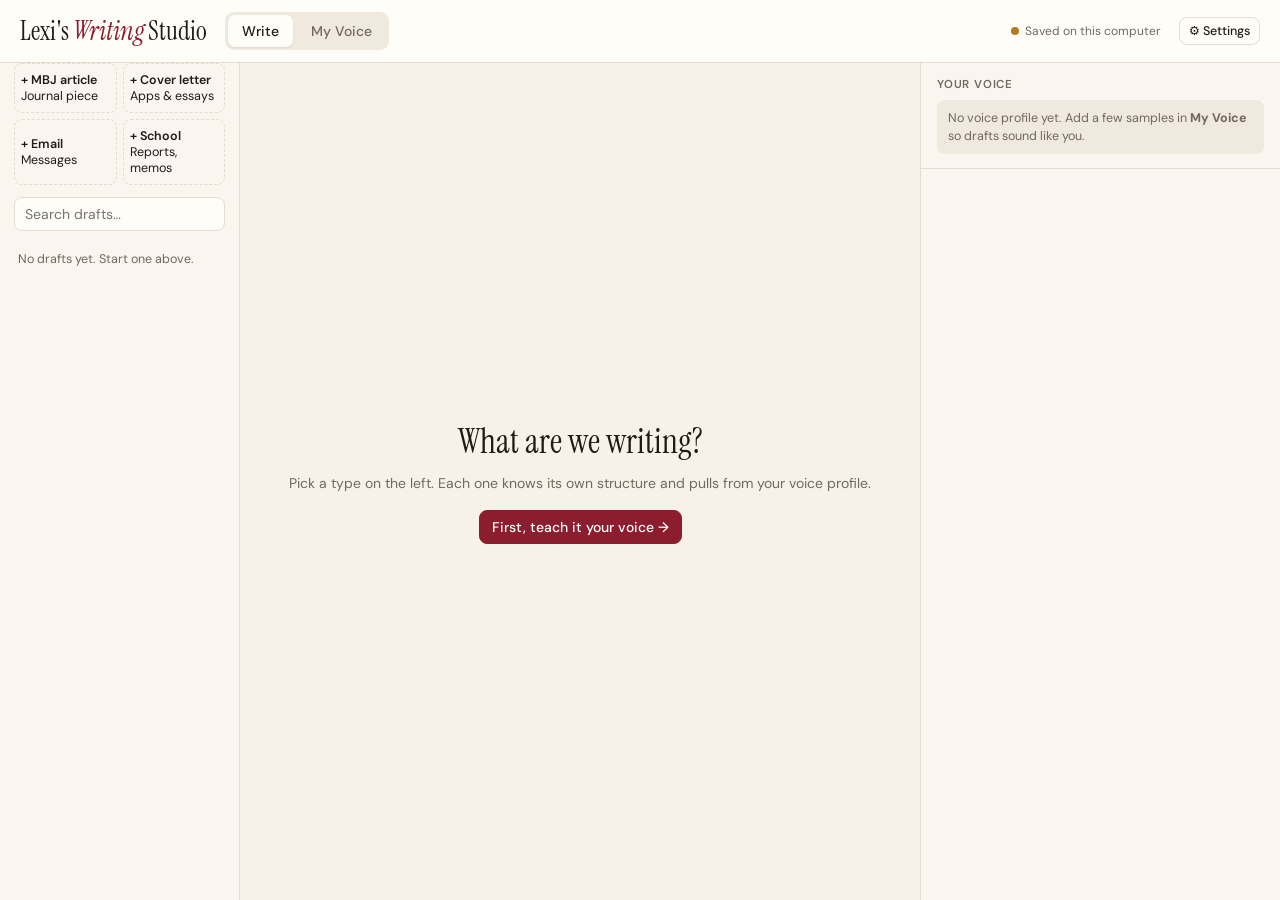
<file: studio/index.html>
<!DOCTYPE html>
<html lang="en">
<head>
<meta charset="utf-8">
<meta name="viewport" content="width=device-width, initial-scale=1">
<title>Writing Studio</title>
<meta name="apple-mobile-web-app-capable" content="yes">
<meta name="mobile-web-app-capable" content="yes">
<meta name="apple-mobile-web-app-title" content="Writing Studio">
<meta name="theme-color" content="#8c1d2f">
<meta name="robots" content="noindex">
<link rel="manifest" href="manifest.json">
<link rel="icon" type="image/png" href="icon-192.png">
<link rel="apple-touch-icon" href="apple-touch-icon.png">
<link rel="preconnect" href="https://fonts.googleapis.com">
<link rel="preconnect" href="https://fonts.gstatic.com" crossorigin>
<link href="https://fonts.googleapis.com/css2?family=Instrument+Serif:ital@0;1&family=Literata:opsz,wght@7..72,400;7..72,500&family=DM+Sans:opsz,wght@9..40,400;9..40,500;9..40,600&display=swap" rel="stylesheet">
<style>
:root{
  --bg:#f6f2ea; --panel:#fffdf8; --ink:#1f1b16; --muted:#71695e; --line:#e4ddcf; --soft:#efe9de;
  --accent:#8c1d2f; --accent-soft:#f6e3e5;
  --mbj:#2f6fb5; --cover:#8c1d2f; --email:#2f8f63; --school:#b57a1e;
  --warn:#c4462f; --warn-soft:#fbe4de; --ok:#2f8f63; --ok-soft:#ddf1e6;
}
*{box-sizing:border-box}
html,body{margin:0;height:100%;background:var(--bg);color:var(--ink);font-family:"DM Sans",system-ui,sans-serif;font-size:14px}
button,input,textarea,select{font:inherit;color:inherit}
.app{display:flex;flex-direction:column;height:100vh}
.top{display:flex;align-items:center;gap:18px;padding:12px 20px;border-bottom:1px solid var(--line);background:var(--panel)}
.brand{font-family:"Instrument Serif",serif;font-size:26px;line-height:1}
.brand i{color:var(--accent)}
.tabs{display:flex;gap:4px;background:var(--soft);padding:3px;border-radius:9px}
.tabs button{border:0;background:transparent;padding:7px 14px;border-radius:7px;cursor:pointer;color:var(--muted);font-weight:500}
.tabs button.on{background:var(--panel);color:var(--ink);box-shadow:0 1px 2px rgba(0,0,0,.08)}
.grow{flex:1}
.status{font-size:12px;color:var(--muted)}
.status .d{display:inline-block;width:8px;height:8px;border-radius:50%;background:#bbb;margin-right:6px;vertical-align:0}
.status.on .d{background:var(--ok)}
.status.local .d{background:var(--school)}

.btn{border:1px solid var(--line);background:var(--panel);padding:7px 12px;border-radius:8px;cursor:pointer;font-weight:500;display:inline-flex;align-items:center;gap:6px}
.btn:hover:not(:disabled){border-color:#cdc3b1}
.btn:disabled{opacity:.45;cursor:not-allowed}
.btn.primary{background:var(--accent);border-color:var(--accent);color:#fff}
.btn.primary:hover:not(:disabled){filter:brightness(1.1)}
.btn.sm{padding:5px 9px;font-size:12.5px}
.btn.ghost{background:transparent;border-color:transparent;color:var(--muted)}
.btn.ghost:hover{color:var(--warn)}

.view{display:none;flex:1;min-height:0}
.view.on{display:flex}

/* WRITE */
.side{width:240px;border-right:1px solid var(--line);display:flex;flex-direction:column;background:#faf6ef}
.side .head{padding:14px;display:flex;gap:8px;flex-wrap:wrap}
.newmenu{display:grid;grid-template-columns:1fr 1fr;gap:6px;padding:0 14px 12px}
.newmenu button{border:1px dashed var(--line);background:transparent;border-radius:8px;padding:8px 6px;cursor:pointer;font-size:12.5px;text-align:left}
.newmenu button:hover{background:var(--panel);border-style:solid}
.newmenu b{display:block;font-weight:600}
.search{margin:0 14px 10px;padding:7px 10px;border:1px solid var(--line);border-radius:8px;background:var(--panel)}
.dlist{flex:1;overflow:auto;padding:0 8px 14px}
.ditem{padding:9px 10px;border-radius:8px;cursor:pointer;margin-bottom:2px;border-left:3px solid transparent}
.ditem:hover{background:var(--soft)}
.ditem.on{background:var(--panel);box-shadow:0 1px 2px rgba(0,0,0,.06)}
.ditem .t{font-weight:500;white-space:nowrap;overflow:hidden;text-overflow:ellipsis}
.ditem .m{font-size:11.5px;color:var(--muted);margin-top:2px}
.tag{display:inline-block;font-size:10.5px;font-weight:600;letter-spacing:.04em;text-transform:uppercase;padding:2px 7px;border-radius:4px;color:#fff}
.tag.mbj{background:var(--mbj)}.tag.cover{background:var(--cover)}.tag.email{background:var(--email)}.tag.school{background:var(--school)}

.editor{flex:1;display:flex;flex-direction:column;min-width:0}
.ehead{display:flex;gap:10px;align-items:center;padding:14px 22px 6px}
#dTitle{flex:1;border:0;background:transparent;font-family:"Instrument Serif",serif;font-size:30px;padding:4px 0;min-width:0}
#dTitle:focus{outline:none;border-bottom:1px solid var(--line)}
#dMode{border:1px solid var(--line);border-radius:7px;padding:5px 8px;background:var(--panel)}
.paper{flex:1;display:flex;padding:6px 22px 0;min-height:0}
#dText{flex:1;border:1px solid var(--line);border-radius:12px;background:var(--panel);padding:26px 34px;font-family:Literata,Georgia,serif;font-size:17px;line-height:1.75;resize:none;min-height:0}
#dText:focus{outline:none;border-color:#cdc3b1;box-shadow:0 0 0 3px rgba(140,29,47,.06)}
.efoot{display:flex;gap:10px;align-items:center;flex-wrap:wrap;padding:10px 22px 14px;font-size:12.5px;color:var(--muted)}
.lint{display:flex;gap:6px;flex-wrap:wrap}
.chip{border:1px solid var(--warn-soft);background:var(--warn-soft);color:var(--warn);border-radius:12px;padding:2px 9px;font-size:12px;cursor:pointer}
.chip.ok{background:var(--ok-soft);border-color:var(--ok-soft);color:var(--ok);cursor:default}
.empty{flex:1;display:flex;align-items:center;justify-content:center;flex-direction:column;gap:10px;color:var(--muted);text-align:center;padding:30px}
.empty h2{font-family:"Instrument Serif",serif;font-weight:400;font-size:34px;color:var(--ink);margin:0}

.ai{width:360px;border-left:1px solid var(--line);background:#faf6ef;overflow:auto;display:flex;flex-direction:column}
.sec{padding:14px 16px;border-bottom:1px solid var(--line)}
.sec h3{margin:0 0 8px;font-size:11.5px;letter-spacing:.07em;text-transform:uppercase;color:var(--muted);font-weight:600;display:flex;align-items:center;gap:6px}
.field{margin-bottom:8px}
.field label{display:block;font-size:12px;font-weight:600;margin-bottom:3px}
.field input,.field textarea{width:100%;border:1px solid var(--line);border-radius:7px;padding:7px 9px;background:var(--panel)}
.field textarea{min-height:56px;resize:vertical;line-height:1.45}
.acts{display:grid;grid-template-columns:1fr 1fr;gap:6px}
.acts .btn{justify-content:flex-start;font-size:13px}
.acts .wide{grid-column:1/-1;justify-content:center}
.scope{font-size:12px;color:var(--muted);margin:8px 0 0}
.scope b{color:var(--ink)}
.ask{display:flex;gap:6px;margin-top:8px}
.ask input{flex:1;border:1px solid var(--line);border-radius:7px;padding:7px 9px;background:var(--panel)}
#out{display:none}
#out.on{display:block}
.outbox{background:var(--panel);border:1px solid var(--line);border-radius:10px;padding:12px 14px;font-family:Literata,Georgia,serif;font-size:15px;line-height:1.6;white-space:pre-wrap;max-height:420px;overflow:auto}
.outbox.thinking{color:var(--muted);font-style:italic}
.outacts{display:flex;gap:6px;flex-wrap:wrap;margin-top:8px}
.notice{font-size:12.5px;color:var(--muted);background:var(--soft);border-radius:8px;padding:9px 11px;line-height:1.45}
.notice.warn{background:var(--warn-soft);color:var(--warn)}

/* VOICE */
.voice{flex:1;overflow:auto;padding:24px 28px 60px}
.vgrid{display:grid;grid-template-columns:1fr 1fr;gap:18px;max-width:1240px;margin:0 auto}
@media(max-width:1000px){.vgrid{grid-template-columns:1fr}}
.card{background:var(--panel);border:1px solid var(--line);border-radius:14px;padding:18px}
.card h2{font-family:"Instrument Serif",serif;font-weight:400;font-size:24px;margin:0 0 4px}
.card p.sub{color:var(--muted);margin:0 0 12px;line-height:1.45}
.card textarea{width:100%;border:1px solid var(--line);border-radius:9px;padding:10px 12px;background:#fff;line-height:1.55;resize:vertical}
.card.full{grid-column:1/-1}
.vhero{max-width:1240px;margin:0 auto 18px;display:flex;gap:18px;align-items:center;flex-wrap:wrap}
.vhero h1{font-family:"Instrument Serif",serif;font-weight:400;font-size:38px;margin:0}
.steps{display:flex;gap:8px;flex-wrap:wrap}
.step{display:flex;align-items:center;gap:6px;background:var(--panel);border:1px solid var(--line);border-radius:20px;padding:5px 12px;font-size:12.5px}
.step .n{width:20px;height:20px;border-radius:50%;background:var(--soft);display:grid;place-items:center;font-weight:600;font-size:11px}
.step.done .n{background:var(--ok);color:#fff}
.sample{border:1px solid var(--line);border-radius:10px;padding:10px;margin-bottom:10px;background:#fff}
.sample input{width:100%;border:0;border-bottom:1px solid var(--soft);padding:4px 2px 7px;font-weight:600;background:transparent}
.sample input:focus{outline:none}
.sample textarea{border:0;padding:8px 2px 2px;min-height:90px;font-family:Literata,Georgia,serif;font-size:14px}
.sample textarea:focus{outline:none}
.srow{display:flex;justify-content:space-between;align-items:center;font-size:12px;color:var(--muted)}
.lesson{display:flex;gap:8px;align-items:flex-start;padding:7px 0;border-bottom:1px solid var(--soft)}
.lesson span{flex:1;line-height:1.45}
.modes{display:grid;grid-template-columns:1fr 1fr;gap:12px}
@media(max-width:700px){.modes{grid-template-columns:1fr}}
.modes label{display:flex;align-items:center;gap:8px;font-weight:600;margin-bottom:5px}
#profile{font-family:Literata,Georgia,serif;font-size:14.5px}
.modal{position:fixed;inset:0;background:rgba(31,27,22,.35);display:none;align-items:center;justify-content:center;z-index:40;padding:20px}
.modal.on{display:flex}
.mbox{background:var(--panel);border-radius:16px;padding:22px 24px;width:520px;max-width:100%;max-height:90vh;overflow:auto;box-shadow:0 20px 60px rgba(0,0,0,.2)}
.mh{font-size:11.5px;letter-spacing:.07em;text-transform:uppercase;color:var(--muted);font-weight:600;margin:18px 0 6px}
.mp{color:var(--muted);line-height:1.5;margin:0 0 8px;font-size:13px}
.mp a{color:var(--accent)}
.toast{position:fixed;bottom:20px;left:50%;transform:translateX(-50%) translateY(16px);background:var(--ink);color:#fff;padding:9px 15px;border-radius:8px;opacity:0;transition:.25s;pointer-events:none;z-index:50;font-size:13px}
.toast.show{opacity:1;transform:translateX(-50%) translateY(0)}
@media(max-width:1100px){.ai{width:310px}.side{width:210px}}
@media(max-width:820px){.view.on#v-write{flex-direction:column}.side,.ai{width:auto;max-height:none}.side{border-right:0;border-bottom:1px solid var(--line)}.dlist{max-height:180px}#dText{min-height:380px}}
</style>
</head>
<body>
<div class="app">
  <div class="top">
    <div class="brand">Lexi's <i>Writing</i> Studio</div>
    <nav class="tabs"><button data-v="write" class="on">Write</button><button data-v="voice">My Voice</button></nav>
    <div class="grow"></div>
    <div class="status" id="status"><span class="d"></span>Connecting…</div>
    <button class="btn sm" id="setBtn" title="Settings">⚙ Settings</button>
  </div>

  <!-- WRITE -->
  <section class="view on" id="v-write">
    <aside class="side">
      <div class="newmenu">
        <button data-new="mbj"><b>+ MBJ article</b>Journal piece</button>
        <button data-new="cover"><b>+ Cover letter</b>Apps &amp; essays</button>
        <button data-new="email"><b>+ Email</b>Messages</button>
        <button data-new="school"><b>+ School</b>Reports, memos</button>
      </div>
      <input class="search" id="search" placeholder="Search drafts…">
      <div class="dlist" id="dlist"></div>
    </aside>

    <div class="editor" id="editor"></div>

    <aside class="ai" id="aiPanel"></aside>
  </section>

  <!-- VOICE -->
  <section class="view" id="v-voice">
    <div class="voice">
      <div class="vhero">
        <h1>How Lexi writes</h1>
        <div class="steps" id="steps"></div>
      </div>
      <div class="vgrid">
        <div class="card">
          <h2>Your rules</h2>
          <p class="sub">The things that should be true of everything you write. One per line.</p>
          <textarea id="rules" rows="9"></textarea>
        </div>
        <div class="card">
          <h2>Voice profile</h2>
          <p class="sub">Built from your rules and samples. Every draft uses this, so edit anything that feels off.</p>
          <textarea id="profile" rows="9" placeholder="Add a few samples, then build your profile →"></textarea>
          <div style="display:flex;gap:8px;margin-top:10px;align-items:center;flex-wrap:wrap">
            <button class="btn primary" id="buildProfile">Build profile from samples</button>
            <button class="btn" id="undoProfile" style="display:none">Undo last update</button>
            <span class="status" id="profileNote"></span>
          </div>
          <div class="status" id="profileStamp" style="margin-top:6px"></div>
        </div>
        <div class="card full">
          <h2>Writing samples</h2>
          <p class="sub">Paste 3 to 5 pieces you're proud of: a published MBJ article, a cover letter that worked, a strong email. Mix the types so it learns your range.</p>
          <div id="samples"></div>
          <button class="btn" id="addSample">+ Add sample</button>
        </div>
        <div class="card">
          <h2>Learned from your edits</h2>
          <p class="sub">When you rework an AI draft, it notices and offers to learn from your edits. New lessons land here, and once 6 pile up they're folded into your voice profile automatically.</p>
          <label style="display:flex;gap:10px;align-items:flex-start;background:var(--soft);border-radius:9px;padding:10px 12px;margin-bottom:10px;cursor:pointer">
            <input type="checkbox" id="autoLearn" style="margin-top:3px">
            <span><b>Learn automatically</b><br><span style="color:var(--muted);font-size:12.5px">Skip the prompt: when you've reworked a draft and stop typing, it learns on its own and saves the lessons here for you to review.</span></span>
          </label>
          <div id="lessons"></div>
          <button class="btn sm" id="foldNow" style="margin-top:10px">Fold lessons into profile now</button>
        </div>
        <div class="card">
          <h2>Background &amp; proof points</h2>
          <p class="sub">Facts about you that cover letters, bios and outreach emails can draw on. Paste in your Academic &amp; Career Profile doc to give it more to work with.</p>
          <textarea id="background" rows="12" placeholder="Your degree, roles, internships, projects, results with numbers, strengths… Paste your Academic &amp; Career Profile here."></textarea>
        </div>
        <div class="card full">
          <h2>Mode guides</h2>
          <p class="sub">Extra rules for each kind of writing, on top of your voice.</p>
          <div class="modes">
            <div><label><span class="tag mbj">MBJ</span> Articles</label><textarea id="mode-mbj" rows="5"></textarea></div>
            <div><label><span class="tag cover">Cover</span> Cover letters &amp; apps</label><textarea id="mode-cover" rows="5"></textarea></div>
            <div><label><span class="tag email">Email</span> Emails &amp; messages</label><textarea id="mode-email" rows="5"></textarea></div>
            <div><label><span class="tag school">School</span> Assignments</label><textarea id="mode-school" rows="5"></textarea></div>
          </div>
        </div>
      </div>
    </div>
  </section>
</div>
<div class="modal" id="settings"><div class="mbox">
  <div style="display:flex;align-items:center;margin-bottom:6px"><h2 style="margin:0;font-family:'Instrument Serif',serif;font-weight:400;font-size:28px">Settings</h2><span class="grow"></span><button class="btn ghost sm" id="setClose">Close ✕</button></div>
  <div class="notice warn" id="setMsg" style="display:none;margin-bottom:10px"></div>
  <div id="keyRow">
    <h3 class="mh">AI · Anthropic API key</h3>
    <p class="mp">Get a key at <a href="https://console.anthropic.com/settings/keys" target="_blank" rel="noopener">console.anthropic.com</a> → API Keys. You pay per use, usually a few cents per draft. The key is saved only in this browser on this computer. It is never uploaded to GitHub or anywhere else.</p>
    <div style="display:flex;gap:6px"><input id="keyIn" type="password" placeholder="sk-ant-…" autocomplete="off" spellcheck="false" style="flex:1;border:1px solid var(--line);border-radius:7px;padding:8px 10px;font-family:monospace"><button class="btn sm" id="keyShow">Show</button></div>
    <div style="display:flex;gap:6px;margin-top:8px;align-items:center;flex-wrap:wrap"><button class="btn sm primary" id="keyTest">Test key</button><button class="btn sm ghost" id="keyClear">Remove key</button><span class="status" id="testOut"></span></div>
    <h3 class="mh">Model</h3>
    <select id="modelIn" style="width:100%;border:1px solid var(--line);border-radius:7px;padding:8px"></select>
  </div>
  <h3 class="mh">Backup</h3>
  <p class="mp">Your drafts and voice live in this browser on this computer. Download a backup now and then (and before clearing Safari data) so nothing gets lost. Restore one here on any computer.</p>
  <div style="display:flex;gap:6px"><button class="btn sm" id="exportBtn">Download backup</button><button class="btn sm" id="importBtn">Restore from backup…</button><input type="file" id="importFile" accept=".json,application/json" hidden></div>
</div></div>
<div class="toast" id="toast"></div>

<script>
(() => {
/* ================= constants ================= */
const MODES = {
  mbj:   {label:'MBJ article',  short:'MBJ',   fields:[['topic','Story angle','What is the piece about, and why now?'],['notes','Reporting notes, quotes & facts','Paste interview quotes, stats, sources…'],['audience','Audience','Cox students, alumni, Dallas business readers'],['length','Length','e.g. 700–900 words']]},
  cover: {label:'Cover letter', short:'Cover', fields:[['topic','Role & company','e.g. Analyst, Jabian Consulting'],['posting','Job posting','Paste the posting or its key requirements'],['notes','Angle & proof points to use','What should they remember about you?'],['length','Length','e.g. under 350 words']]},
  email: {label:'Email',        short:'Email', fields:[['topic','What do you need?','e.g. ask for a 15-min coffee chat'],['recipient','Who is it to?','Name, role, how you know them'],['notes','Details to include',''],['length','Length','e.g. under 120 words']]},
  school:{label:'School',       short:'School',fields:[['topic','Assignment prompt','Paste the prompt or rubric'],['notes','Your findings & notes','Data results, arguments, sources…'],['audience','Audience','Professor, client, class'],['length','Length','e.g. 2 pages, 1,000 words']]}
};
const DEFAULT_VOICE = {
  rules: [
    'Never use em dashes. Use commas, periods, colons or parentheses instead.',
    'No AI-sounding language: no "delve," "tapestry," "testament," "navigate the landscape," "in today\'s fast-paced world," "I am excited to," "leverage," "moreover."',
    'Polished but human. It should sound like a sharp person talking, not a press release.',
    'Lead with the strongest angle. No warm-up sentences.',
    'Use concrete proof points: numbers, names, specific results.',
    'Keep prose tight. Cut filler, hedges and throat-clearing.'
  ].join('\n'),
  profile: '',
  samples: [],
  lessons: [],
  autoLearn: false,
  profileHistory: [],
  profileUpdated: 0,
  background: '',
  modes: {
    mbj: 'Journalistic: open with a sharp lede, put the news or tension up top, attribute facts and quotes clearly. Short paragraphs. Never invent quotes, numbers or sources: leave [TK] where reporting is missing.',
    cover: 'Open with why this company and role specifically, not a generic intro. Two or three concrete proof points tied to the posting. Do not open with a dataset size or a stock project summary. Confident, not eager. Close with a specific next step.',
    email: 'Get to the ask in the first two sentences. Warm but efficient. Easy to answer on a phone. Offer a subject line when it helps.',
    school: 'Clear structure that follows the prompt or rubric. Analytical and evidence-led. Explain methods plainly. Do not invent data or citations: mark gaps as [TK].'
  }
};
const AI_PHRASES = ['delve','tapestry','testament to','navigate the','navigating the','landscape','in today\'s','fast-paced','i am excited to','i\'m excited to','leverage','moreover','furthermore','it\'s worth noting','it is worth noting','seamless','robust','pivotal','foster','underscore','showcase','realm','game-changer','game changer','in conclusion','ever-evolving','unlock','elevate','synergy','cutting-edge','not only','plays a crucial role','a crucial role','embark','journey','resonate','dynamic'];

/* ================= state ================= */
let voice = clone(DEFAULT_VOICE);
let drafts = [];          // {id,title,mode,brief:{},text,lastAI,updated}
let currentId = null;
let db = null, uid = null, sample = null, downloads = null;
let backend = 'local';    // 'db' | 'local'
let busy = false, abortCtl = null, lastOut = null; // lastOut: {text, kind, range}
const $ = s => document.querySelector(s);
const esc = s => String(s ?? '').replace(/[&<>"]/g, c => ({'&':'&amp;','<':'&lt;','>':'&gt;','"':'&quot;'}[c]));
function clone(o){ return JSON.parse(JSON.stringify(o)); }
function toast(m){ const t=$('#toast'); t.textContent=m; t.classList.add('show'); clearTimeout(t._h); t._h=setTimeout(()=>t.classList.remove('show'),2200); }
function newId(){ return 'd' + Date.now().toString(36) + Math.random().toString(36).slice(2,6); }
const cur = () => drafts.find(d => d.id === currentId);

/* ================= AI layer: claude.ai capability, or your own API key ================= */
const KEY_STORE = 'lexi-studio.apikey', MODEL_STORE = 'lexi-studio.model';
const MODELS = {'claude-sonnet-5-5':'Sonnet 5.5 (fast, recommended)', 'claude-opus-5-5':'Opus 5.5 (best writing, costs more)', 'claude-haiku-5-5':'Haiku 5.5 (cheapest)'};
function getKey(){ try{ return localStorage.getItem(KEY_STORE) || ''; }catch(e){ return ''; } }
function getModel(){ try{ return localStorage.getItem(MODEL_STORE) || 'claude-sonnet-5-5'; }catch(e){ return 'claude-sonnet-5-5'; } }
function aiReady(){ return !!sample || !!getKey(); }
async function aiText(prompt, opts={}){
  if(sample) return sample(prompt, opts);
  return apiText(prompt, opts);
}
async function aiJSON(prompt, opts={}){
  if(sample) return sample.json(prompt, opts);
  const r = await apiText(prompt + '\n\nReturn only the JSON object, nothing else.', opts);
  const m = r.text.match(/\{[\s\S]*\}/);
  if(!m) throw {code:'bad_output', message:'No JSON in reply'};
  return JSON.parse(m[0]);
}
async function apiText(prompt, opts={}){
  const key = getKey();
  if(!key) throw {code:'no_key', message:'No API key'};
  let res;
  try{
    res = await fetch('https://api.anthropic.com/v1/messages', {
      method:'POST', signal: opts.signal,
      headers:{'content-type':'application/json','x-api-key':key,'anthropic-version':'2023-06-01','anthropic-dangerous-direct-browser-access':'true'},
      body: JSON.stringify({model:getModel(), max_tokens: opts.modelTier==='complex' ? 6000 : 4000, stream:true, messages:[{role:'user', content:prompt}]})
    });
  }catch(e){ if(e && e.name==='AbortError') throw e; throw {code:'network', message:'Couldn\'t reach Anthropic. Check your internet connection.'}; }
  if(!res.ok){
    let msg = ''; try{ msg = (await res.json()).error?.message || ''; }catch(e){}
    if(res.status===401) throw {code:'bad_key', message:'That API key was rejected. Check it in Settings.'};
    if(res.status===429) throw {code:'rate_limited', message:'Rate limited.'};
    if(res.status===400 && /credit/i.test(msg)) throw {code:'no_credit', message:'Your Anthropic account is out of credit. Add some at console.anthropic.com.'};
    throw {code:'api_error', message: msg || ('Error ' + res.status)};
  }
  const reader = res.body.getReader(), dec = new TextDecoder();
  let buf = '', text = '';
  try{
    while(true){
      const {value, done} = await reader.read(); if(done) break;
      buf += dec.decode(value, {stream:true});
      let i;
      while((i = buf.indexOf('\n')) >= 0){
        const line = buf.slice(0, i).trim(); buf = buf.slice(i+1);
        if(!line.startsWith('data:')) continue;
        let ev; try{ ev = JSON.parse(line.slice(5)); }catch(e){ continue; }
        if(ev.type==='content_block_delta' && ev.delta && ev.delta.type==='text_delta'){ text += ev.delta.text; opts.onText && opts.onText({text, delta:ev.delta.text}); }
        if(ev.type==='error') throw {code:'api_error', message: ev.error?.message || 'Stream error', text};
      }
    }
  }catch(e){ if(text && e && e.name==='AbortError') throw Object.assign(e, {text}); throw e; }
  return {text, truncated:false};
}
function aiErrorText(e){
  if(!e) return 'Something went wrong. Try again.';
  if(e.name==='AbortError') return 'Stopped.';
  if(e.code==='rate_limited') return 'Hit the rate limit. Give it a minute and try again.';
  if(e.code==='not_granted') return 'AI access wasn\'t granted. Reload and allow it.';
  return e.message || 'Something went wrong. Try again.';
}

/* ================= settings & backup ================= */
function openSettings(msg){
  $('#setMsg').textContent = msg || '';
  $('#setMsg').style.display = msg ? 'block' : 'none';
  $('#keyIn').value = getKey();
  $('#modelIn').innerHTML = Object.entries(MODELS).map(([k,v]) => `<option value="${k}" ${k===getModel()?'selected':''}>${v}</option>`).join('');
  $('#keyRow').style.display = sample ? 'none' : 'block';
  $('#testOut').textContent = '';
  $('#settings').classList.add('on');
}
function closeSettings(){ $('#settings').classList.remove('on'); renderAll(); renderVoice(); }
$('#setBtn').onclick = () => openSettings();
$('#setClose').onclick = closeSettings;
$('#settings').onclick = e => { if(e.target.id==='settings') closeSettings(); };
$('#keyIn').oninput = e => { try{ localStorage.setItem(KEY_STORE, e.target.value.trim()); }catch(_){} };
$('#modelIn').onchange = e => { try{ localStorage.setItem(MODEL_STORE, e.target.value); }catch(_){} };
$('#keyShow').onclick = () => { const k = $('#keyIn'); k.type = k.type==='password' ? 'text' : 'password'; };
$('#keyTest').onclick = async () => {
  $('#testOut').textContent = 'Testing…';
  try{ const r = await apiText('Reply with exactly: ready', {}); $('#testOut').textContent = /ready/i.test(r.text) ? '✓ Key works. AI is on.' : '✓ Connected.'; }
  catch(e){ $('#testOut').textContent = '✕ ' + aiErrorText(e); }
};
$('#keyClear').onclick = () => { try{ localStorage.removeItem(KEY_STORE); }catch(_){} $('#keyIn').value=''; $('#testOut').textContent = 'Key removed from this browser.'; };
$('#exportBtn').onclick = () => {
  const blob = new Blob([JSON.stringify({app:'lexi-writing-studio', version:1, exported:new Date().toISOString(), voice, drafts}, null, 2)], {type:'application/json'});
  const a = document.createElement('a'); a.href = URL.createObjectURL(blob);
  a.download = `writing-studio-backup-${new Date().toISOString().slice(0,10)}.json`;
  document.body.appendChild(a); a.click(); a.remove(); setTimeout(() => URL.revokeObjectURL(a.href), 2000);
  try{ localStorage.setItem('lexi-studio.lastBackup', String(Date.now())); }catch(_){}
  toast('Backup downloaded');
};
$('#importBtn').onclick = () => $('#importFile').click();
$('#importFile').onchange = async e => {
  const f = e.target.files[0]; if(!f) return;
  try{
    const data = JSON.parse(await f.text());
    if(!data || !data.voice || !Array.isArray(data.drafts)) throw 0;
    voice = Object.assign(clone(DEFAULT_VOICE), data.voice);
    const have = new Set(drafts.map(d => d.id));
    data.drafts.forEach(d => { if(!have.has(d.id)) drafts.push(d); else drafts[drafts.findIndex(x=>x.id===d.id)] = d; });
    saveVoice(); drafts.forEach(saveDraft); localSave();
    toast(`Restored ${data.drafts.length} draft${data.drafts.length===1?'':'s'} and your voice`); closeSettings();
  }catch(_){ toast('That file isn\'t a Writing Studio backup'); }
  e.target.value = '';
};

/* ================= storage ================= */
const LKEY = 'lexi-studio.v1';
function localSave(){ try{ localStorage.setItem(LKEY, JSON.stringify({voice, drafts})); }catch(e){} }
function localLoad(){ try{ const s = JSON.parse(localStorage.getItem(LKEY)||'null'); if(s){ if(s.voice) voice = Object.assign(clone(DEFAULT_VOICE), s.voice); if(Array.isArray(s.drafts)) drafts = s.drafts; } }catch(e){} }

// one-write-at-a-time per doc, debounced
const writers = {};
function queueWrite(key, refFn, dataFn, delay=700){
  localSave();
  if(backend !== 'db') return;
  const w = writers[key] || (writers[key] = {timer:null, running:false, again:false});
  clearTimeout(w.timer);
  w.timer = setTimeout(() => run(w, refFn, dataFn), delay);
}
async function run(w, refFn, dataFn){
  if(w.running){ w.again = true; return; }
  w.running = true;
  try{ await refFn().set(dataFn()); setStatus('saved'); }
  catch(e){
    if(e && e.code === 'quota_exceeded') toast('Storage is full: delete a few old drafts.');
    else if(e && (e.code === 'revoked' || e.code === 'invalid_argument' || e.code === 'not_granted')){ backend='local'; setStatus('local'); }
  }
  w.running = false;
  if(w.again){ w.again = false; run(w, refFn, dataFn); }
}
const voiceRef = () => db.doc(`data/users/${uid}/voice`);
const draftsCol = () => db.doc(`data/users/${uid}/workspace`).collection('drafts');
function saveVoice(){ queueWrite('voice', voiceRef, () => clone(voice)); }
function saveDraft(d){ d.updated = Date.now(); queueWrite('d:'+d.id, () => draftsCol().doc(d.id), () => clone(d)); }
async function deleteDraftStore(id){ localSave(); if(backend==='db'){ try{ await draftsCol().doc(id).delete(); }catch(e){} } }

function setStatus(s){
  const el = $('#status');
  el.className = 'status ' + (backend==='db' ? 'on' : 'local');
  el.innerHTML = '<span class="d"></span>' + (backend==='db' ? (s==='saved' ? 'Saved to your account' : 'Synced to your account') : 'Saved on this computer');
}

async function initBackend(){
  localLoad();
  try{
    if(typeof claude === 'undefined' || !claude.use) throw new Error('standalone');
    const [d, u, s, dl] = await Promise.all([claude.use('db'), claude.use('user'), claude.use('sample'), claude.use('downloads')]);
    sample = s; downloads = dl;
    if(d && u){ uid = await u.id(); }
    if(d && uid){
      db = d;
      const timeout = new Promise((_, rej) => setTimeout(() => rej({code:'timeout'}), 10000));
      const [vs, ds] = await Promise.race([Promise.all([voiceRef().get(), draftsCol().get()]), timeout]);
      backend = 'db';
      const hadLocal = drafts.length || voice.samples.length || voice.profile;
      if(vs.exists){ voice = Object.assign(clone(DEFAULT_VOICE), vs.data()); }
      if(!ds.empty){ drafts = ds.docs.map(x => clone(x.data())); }
      // first visit on this account: move anything typed before sign-in up
      if(!vs.exists && hadLocal){ saveVoice(); }
      if(ds.empty && drafts.length){ drafts.forEach(saveDraft); }
      localSave();
    }
  }catch(e){ backend = 'local'; }
  setStatus();
  renderAll();
}

/* ================= rendering: drafts ================= */
function renderList(){
  const q = $('#search').value.trim().toLowerCase();
  const list = drafts.filter(d => !q || (d.title+' '+d.text).toLowerCase().includes(q)).sort((a,b)=>b.updated-a.updated);
  if(!list.length){ $('#dlist').innerHTML = `<div style="color:var(--muted);font-size:12.5px;padding:10px">${drafts.length?'No matches.':'No drafts yet. Start one above.'}</div>`; return; }
  $('#dlist').innerHTML = list.map(d => `<div class="ditem ${d.id===currentId?'on':''}" data-id="${d.id}" style="border-left-color:var(--${d.mode})">
     <div class="t">${esc(d.title||'Untitled')}</div>
     <div class="m"><span class="tag ${d.mode}">${MODES[d.mode].short}</span> · ${wordCount(d.text)} words · ${ago(d.updated)}</div></div>`).join('');
}
function ago(t){ const s=(Date.now()-t)/1000; if(s<60) return 'just now'; if(s<3600) return Math.floor(s/60)+'m ago'; if(s<86400) return Math.floor(s/3600)+'h ago'; return new Date(t).toLocaleDateString('en-US',{month:'short',day:'numeric'}); }
function wordCount(t){ return (t||'').trim() ? t.trim().split(/\s+/).length : 0; }

function renderEditor(){
  const d = cur();
  if(!d){
    $('#editor').innerHTML = `<div class="empty"><h2>What are we writing?</h2><div>Pick a type on the left. Each one knows its own structure and pulls from your voice profile.</div>${!voice.profile && !voice.samples.length ? '<button class="btn primary" id="gotoVoice" style="margin-top:8px">First, teach it your voice →</button>' : ''}</div>`;
    const g = $('#gotoVoice'); if(g) g.onclick = () => showView('voice');
    return;
  }
  $('#editor').innerHTML = `
    <div class="ehead">
      <input id="dTitle" value="${esc(d.title)}" placeholder="Untitled">
      <select id="dMode">${Object.entries(MODES).map(([k,m])=>`<option value="${k}" ${k===d.mode?'selected':''}>${m.label}</option>`).join('')}</select>
      <button class="btn ghost sm" id="delDraft" title="Delete draft">Delete</button>
    </div>
    <div class="paper"><textarea id="dText" placeholder="Start writing, or fill in the brief on the right and let it draft in your voice.">${esc(d.text)}</textarea></div>
    <div class="efoot"><span id="wc"></span><span class="lint" id="lint"></span><span class="grow"></span>
      <button class="btn sm" id="copyText">Copy</button>
      ${downloads ? '<button class="btn sm" id="dlText">Download .txt</button>' : ''}
    </div>`;
  $('#dTitle').oninput = e => { d.title = e.target.value; saveDraft(d); renderList(); };
  $('#dMode').onchange = e => { d.mode = e.target.value; saveDraft(d); renderList(); renderAI(); };
  $('#dText').oninput = e => { d.text = e.target.value; saveDraft(d); updateFoot(); renderListSoon(); checkEditsSoon(); };
  ['select','keyup','mouseup'].forEach(ev => $('#dText').addEventListener(ev, updateScope));
  let armed = false;
  $('#delDraft').onclick = e => {
    if(!armed){ armed = true; e.target.textContent = 'Click to confirm'; setTimeout(()=>{armed=false; if(e.target) e.target.textContent='Delete';},2500); return; }
    drafts = drafts.filter(x => x.id !== d.id); deleteDraftStore(d.id); currentId = null; renderAll(); toast('Draft deleted');
  };
  $('#copyText').onclick = () => copy(d.text);
  const dl = $('#dlText'); if(dl) dl.onclick = async () => { try{ await downloads.save({filename:(d.title||'draft').replace(/[^\w\- ]+/g,'').trim()+'.txt', data:d.text}); }catch(e){} };
  updateFoot();
}
let listTimer; function renderListSoon(){ clearTimeout(listTimer); listTimer = setTimeout(renderList, 600); }

function lintText(t){
  const hits = [];
  const em = (t.match(/—|–| -- /g)||[]).length;
  if(em) hits.push({label:`${em} em dash${em>1?'es':''}`, find:/—|–| -- /});
  const low = t.toLowerCase();
  AI_PHRASES.forEach(p => { const i = low.indexOf(p); if(i>=0){ const n = low.split(p).length-1; hits.push({label:`"${p}"${n>1?' ×'+n:''}`, find:p}); } });
  return hits;
}
function updateFoot(){
  const d = cur(); if(!d) return;
  $('#wc').textContent = `${wordCount(d.text)} words`;
  const hits = d.text.trim() ? lintText(d.text) : [];
  $('#lint').innerHTML = !d.text.trim() ? '' : hits.length ? hits.map((h,i)=>`<span class="chip" data-i="${i}" title="Click to select it, then rewrite">${esc(h.label)}</span>`).join('') : '<span class="chip ok">✓ No em dashes or AI tells</span>';
  $('#lint').onclick = e => {
    const c = e.target.closest('.chip[data-i]'); if(!c) return;
    const h = hits[+c.dataset.i], ta = $('#dText');
    let i, len;
    if(h.find instanceof RegExp){ const m = d.text.match(h.find); i = m ? m.index : -1; len = m ? m[0].length : 0; }
    else { i = d.text.toLowerCase().indexOf(h.find); len = h.find.length; }
    if(i < 0) return;
    // expand to the sentence so "Rewrite" has context
    let a = i; while(a>0 && !/[.!?\n]/.test(d.text[a-1])) a--; while(/\s/.test(d.text[a]||'')) a++;
    let b = i+len; while(b<d.text.length && !/[.!?\n]/.test(d.text[b])) b++; if(b<d.text.length && d.text[b]!=='\n') b++;
    ta.focus(); ta.setSelectionRange(a, b); updateScope();
    toast('Sentence selected: use “Sound like me” or tell it what to fix');
  };
}

/* ================= rendering: AI panel ================= */
function renderAI(){
  const d = cur();
  if(!d){ $('#aiPanel').innerHTML = `<div class="sec"><h3>Your voice</h3><div class="notice">${voice.profile ? 'Voice profile ready. Every draft is written from it.' : 'No voice profile yet. Add a few samples in <b>My Voice</b> so drafts sound like you.'}</div></div>`; return; }
  const m = MODES[d.mode];
  d.brief = d.brief || {};
  const extra = d.mode==='mbj' ? '<button class="btn" data-act="headlines">Headlines + dek</button>' :
                d.mode==='email' ? '<button class="btn" data-act="subjects">Subject lines</button>' :
                d.mode==='cover' ? '<button class="btn" data-act="fit">Check fit vs. posting</button>' :
                '<button class="btn" data-act="outline">Outline from prompt</button>';
  $('#aiPanel').innerHTML = `
    <div id="learnBanner"></div>
    <div class="sec"><h3>Brief ·<span class="tag ${d.mode}">${m.short}</span></h3>
      ${m.fields.map(([k,l,ph]) => `<div class="field"><label>${l}</label>${k==='notes'||k==='posting'||(k==='topic'&&d.mode==='school') ? `<textarea data-b="${k}" placeholder="${esc(ph)}">${esc(d.brief[k]||'')}</textarea>` : `<input data-b="${k}" placeholder="${esc(ph)}" value="${esc(d.brief[k]||'')}">`}</div>`).join('')}
    </div>
    <div class="sec"><h3>Write with AI</h3>
      ${aiReady() ? '' : '<div class="notice warn" style="margin-bottom:8px">AI is off until you add your Anthropic API key. <a href="#" id="keyLink" style="color:inherit;font-weight:600">Open settings →</a></div>'}
      <div class="acts">
        <button class="btn primary wide" data-act="draft">✦ Write a draft in my voice</button>
        <button class="btn" data-act="continue">Continue writing</button>
        <button class="btn" data-act="tighten">Tighten</button>
        <button class="btn" data-act="voice">Sound like me</button>
        <button class="btn" data-act="critique">Voice check</button>
        ${extra}
        <button class="btn" data-act="teach">Teach from my edits</button>
      </div>
      <p class="scope" id="scope"></p>
      <div class="ask"><input id="askIn" placeholder="Tell it what to change… e.g. punchier opener"><button class="btn" data-act="ask">Go</button></div>
    </div>
    <div class="sec" id="out"><h3>Suggestion <span class="grow"></span><button class="btn ghost sm" id="stopBtn" style="display:none">Stop</button></h3>
      <div class="outbox" id="outbox"></div>
      <div class="outacts" id="outacts"></div>
    </div>`;
  $('#aiPanel').querySelectorAll('[data-b]').forEach(el => el.oninput = () => { d.brief[el.dataset.b] = el.value; saveDraft(d); });
  $('#aiPanel').querySelectorAll('[data-act]').forEach(b => b.onclick = () => runAction(b.dataset.act));
  $('#askIn').onkeydown = e => { if(e.key==='Enter') runAction('ask'); };
  $('#stopBtn').onclick = () => abortCtl && abortCtl.abort();
  const kl = $('#keyLink'); if(kl) kl.onclick = e => { e.preventDefault(); openSettings(); };
  updateScope();
  renderLearnBanner();
}

/* ================= noticing edits ================= */
function words(t){ return (t||'').toLowerCase().match(/[a-z0-9’'$%.,-]+/g) || []; }
function editStats(a, b){
  const A = words(a), B = words(b);
  if(!A.length) return {ratio:0, changed:0};
  const bag = new Map(); A.forEach(w => bag.set(w, (bag.get(w)||0)+1));
  let common = 0; B.forEach(w => { const n = bag.get(w); if(n){ common++; bag.set(w, n-1); } });
  const changed = (A.length - common) + (B.length - common);
  return {ratio: changed / (A.length + B.length), changed};
}
function editsWorthLearning(d){
  if(!d || !d.lastAI || !d.text.trim()) return null;
  const s = editStats(d.lastAI, d.text);
  const floor = (d.dismissRatio || 0) + 0.12;
  return (s.ratio >= Math.max(0.12, floor) && s.changed >= 20) ? s : null;
}
let editTimer, idleTimer;
function checkEditsSoon(){
  clearTimeout(editTimer); clearTimeout(idleTimer);
  editTimer = setTimeout(renderLearnBanner, 900);
  // auto-learn waits until she's stopped typing for a bit
  if(voice.autoLearn && aiReady()) idleTimer = setTimeout(() => {
    const d = cur(); if(d && editsWorthLearning(d) && !busy) teach(d, {auto:true});
  }, 25000);
}
function renderLearnBanner(){
  const el = $('#learnBanner'); if(!el) return;
  const d = cur(), s = editsWorthLearning(d);
  if(!s || !aiReady()){ el.innerHTML = ''; return; }
  const pct = Math.round(s.ratio * 100);
  el.innerHTML = `<div class="sec" style="background:var(--ok-soft)"><h3 style="color:var(--ok)">✦ You've reworked this draft</h3>
    <div style="font-size:13px;line-height:1.45;margin-bottom:8px">About ${pct}% changed from the AI version${voice.autoLearn ? '. It will learn from these edits once you pause typing.' : '. Want it to learn how you edit?'}</div>
    <div style="display:flex;gap:6px">${voice.autoLearn ? '<button class="btn sm primary" id="lbGo">Learn now</button>' : '<button class="btn sm primary" id="lbGo">Learn from my edits</button>'}<button class="btn sm ghost" id="lbNo">Not now</button></div></div>`;
  $('#lbGo').onclick = () => teach(d);
  $('#lbNo').onclick = () => { d.dismissRatio = s.ratio; saveDraft(d); renderLearnBanner(); };
}
function selRange(){
  const ta = $('#dText'); if(!ta) return null;
  const a = ta.selectionStart, b = ta.selectionEnd;
  return (b - a > 2) ? {a, b, text: ta.value.slice(a,b)} : null;
}
function updateScope(){
  const el = $('#scope'); if(!el) return;
  const r = selRange();
  el.innerHTML = r ? `Working on <b>your selection</b> (${wordCount(r.text)} words).` : 'Working on <b>the whole draft</b>. Select text to work on just part of it.';
}

/* ================= prompting ================= */
function voiceBlock(mode){
  const parts = [];
  parts.push(`WRITER: Lexi Loughlin. You are ghostwriting AS her. The result must read like she wrote it herself.`);
  parts.push(`HER RULES (must follow every one):\n${voice.rules}`);
  if(voice.profile.trim()) parts.push(`HER VOICE PROFILE:\n${voice.profile}`);
  if(voice.lessons.length) parts.push(`LESSONS FROM HOW SHE EDITS AI DRAFTS (follow these closely):\n- ${voice.lessons.join('\n- ')}`);
  const ex = voice.samples.filter(s => s.text.trim()).slice(0,4);
  if(ex.length) parts.push(`EXCERPTS OF HER REAL WRITING (match rhythm, word choice, sentence length; do not copy content):\n` + ex.map(s => `--- ${s.title||'Sample'} ---\n${s.text.slice(0,1800)}`).join('\n\n'));
  parts.push(`THIS PIECE IS: ${MODES[mode].label}. Mode guide:\n${voice.modes[mode]||''}`);
  if(mode==='cover' || mode==='email') parts.push(`HER BACKGROUND (use only true facts from here; never invent experience, numbers or employers):\n${voice.background}`);
  return parts.join('\n\n');
}
function briefBlock(d){
  const m = MODES[d.mode];
  const lines = m.fields.map(([k,l]) => d.brief && d.brief[k] && d.brief[k].trim() ? `${l}: ${d.brief[k].trim()}` : null).filter(Boolean);
  return lines.length ? `BRIEF:\n${lines.join('\n')}` : 'BRIEF: (none given)';
}
const OUTPUT_RULE = `OUTPUT: Return only the requested text, ready to paste. No preamble, no notes, no quotation marks around it, no markdown headings unless the piece needs them. Absolutely no em dashes (—) or en dashes used as dashes.`;

function buildPrompt(act, d, r){
  const ctx = voiceBlock(d.mode) + '\n\n' + briefBlock(d);
  const draft = d.text.trim();
  const target = r ? `SELECTED PASSAGE (rewrite only this; it must fit back into the surrounding draft):\n"""${r.text}"""\n\nSURROUNDING DRAFT FOR CONTEXT:\n"""${draft}"""` : `CURRENT DRAFT:\n"""${draft}"""`;
  switch(act){
    case 'draft': return `${ctx}\n\n${draft ? `HER ROUGH NOTES / PARTIAL DRAFT TO BUILD FROM:\n"""${draft}"""\n\n` : ''}TASK: Write a complete first draft of this ${MODES[d.mode].label.toLowerCase()} in her voice, following the brief. Where a fact, quote or number is missing, write [TK] rather than inventing it.\n\n${OUTPUT_RULE}`;
    case 'continue': return `${ctx}\n\nDRAFT SO FAR:\n"""${draft}"""\n\nTASK: Continue the draft from exactly where it stops, in her voice. Write the next 1 to 3 paragraphs only. Do not repeat what's already there.\n\n${OUTPUT_RULE}`;
    case 'tighten': return `${ctx}\n\n${target}\n\nTASK: Tighten ${r?'the selected passage':'the draft'}. Cut filler, hedges and repetition; sharpen verbs; keep every fact and her meaning. Aim for roughly 20–30% shorter.\n\n${OUTPUT_RULE}`;
    case 'voice': return `${ctx}\n\n${target}\n\nTASK: Rewrite ${r?'the selected passage':'the draft'} so it sounds unmistakably like her: her rhythm, her word choices, her rules. Remove anything that sounds generic or AI-written. Keep the facts and structure.\n\n${OUTPUT_RULE}`;
    case 'ask': return `${ctx}\n\n${target}\n\nHER INSTRUCTION: ${$('#askIn').value.trim()}\n\nTASK: Apply her instruction to ${r?'the selected passage':'the draft'}, keeping her voice.\n\n${OUTPUT_RULE}`;
    case 'critique': return `${ctx}\n\n${target}\n\nTASK: Act as her blunt editor. List up to 8 specific lines that don't sound like her or break her rules (em dashes, AI phrasing, filler, weak opener, vague claims without proof). For each: quote the line, say what's wrong in a few words, give a rewrite in her voice. End with one sentence on the strongest part. Plain text, numbered list, no em dashes.`;
    case 'headlines': return `${ctx}\n\n${target}\n\nTASK: Give 6 headline options for this MBJ piece (mix of straight-news and sharper/curious) and 2 one-sentence deks. Plain numbered list, no em dashes.`;
    case 'subjects': return `${ctx}\n\n${target}\n\nTASK: Give 5 subject line options for this email: short, specific, easy to open. Plain numbered list, no em dashes.`;
    case 'outline': return `${ctx}\n\n${draft ? target + '\n\n' : ''}TASK: Build a tight outline that answers the assignment prompt and rubric point by point: section headings with 1–2 bullet notes each on what goes there and which evidence supports it. Plain text, no em dashes.`;
    case 'fit': return `${ctx}\n\n${target}\n\nTASK: Compare this cover letter against the job posting in the brief. List: (1) the posting's top 4 requirements and whether the letter proves each one, (2) proof points from her background she should add or swap in, (3) anything generic that could be sent to any company. Be specific and brief. Plain text, no em dashes.`;
  }
}
const REPLACEABLE = ['draft','continue','tighten','voice','ask'];

async function runAction(act){
  const d = cur(); if(!d || busy) return;
  if(!aiReady()){ openSettings('Add your Anthropic API key to turn on AI writing.'); return; }
  if(act==='teach') return teach(d);
  const r = (act==='draft' || act==='continue' || act==='headlines' || act==='subjects' || act==='outline' || act==='fit') ? null : selRange();
  if(act!=='draft' && act!=='outline' && !d.text.trim()){ toast('Write or generate a draft first'); return; }
  if(act==='ask' && !$('#askIn').value.trim()){ $('#askIn').focus(); return; }
  const prompt = buildPrompt(act, d, r);
  await stream(prompt, act, r, act==='draft' ? 'complex' : 'default');
}

async function stream(prompt, kind, range, tier){
  busy = true; abortCtl = new AbortController();
  $('#out').classList.add('on'); $('#stopBtn').style.display='inline-flex';
  const box = $('#outbox'); box.textContent = 'Thinking…'; box.classList.add('thinking'); $('#outacts').innerHTML = '';
  $('#aiPanel').querySelectorAll('[data-act]').forEach(b => b.disabled = true);
  $('#out').scrollIntoView({behavior:'smooth', block:'nearest'});
  let text = '';
  try{
    const res = await aiText(prompt, {modelTier: tier, signal: abortCtl.signal, cache:false, onText: ({text:t}) => { text = t; box.classList.remove('thinking'); box.textContent = t; box.scrollTop = box.scrollHeight; }});
    text = res.text;
  }catch(e){
    if(e && e.text) text = e.text;
    if(e && e.code === 'not_granted'){ box.textContent = 'AI access wasn\'t granted. Reload and allow it to write with Claude.'; finish(); return; }
    if(e && e.code === 'rate_limited'){ box.textContent = 'Hit the rate limit. Give it a minute and try again.'; finish(); return; }
    if(!text){ box.classList.remove('thinking'); box.textContent = aiErrorText(e); finish(); if(e && (e.code==='bad_key' || e.code==='no_key')) openSettings(aiErrorText(e)); return; }
  }
  text = cleanOut(text);
  box.classList.remove('thinking'); box.textContent = text;
  lastOut = {text, kind, range};
  renderOutActs();
  finish();
}
function finish(){ busy = false; const s = $('#stopBtn'); if(s) s.style.display='none'; $('#aiPanel').querySelectorAll('[data-act]').forEach(b => b.disabled = false); }
function cleanOut(t){
  t = t.trim().replace(/^```[a-z]*\n?|```$/g,'').trim();
  if(/^"[\s\S]*"$/.test(t) && t.split('"').length===3) t = t.slice(1,-1);
  return t;
}
function renderOutActs(){
  const o = lastOut, d = cur(); if(!o || !d) return;
  const em = (o.text.match(/—/g)||[]).length;
  let h = '';
  if(REPLACEABLE.includes(o.kind)){
    if(o.range) h += '<button class="btn primary sm" data-o="sel">Replace selection</button>';
    else if(o.kind==='continue') h += '<button class="btn primary sm" data-o="append">Add to end</button>';
    else h += `<button class="btn primary sm" data-o="all">${d.text.trim()?'Replace draft':'Use this draft'}</button>`;
    if(!o.range && o.kind!=='continue' && d.text.trim()) h += '<button class="btn sm" data-o="append">Add to end</button>';
  }
  h += '<button class="btn sm" data-o="copy">Copy</button><button class="btn ghost sm" data-o="discard">Discard</button>';
  if(em) h += `<div class="notice warn" style="width:100%;margin-top:4px">It slipped in ${em} em dash${em>1?'es':''}. They'll be flagged in your draft so you can fix them.</div>`;
  $('#outacts').innerHTML = h;
  $('#outacts').onclick = e => {
    const b = e.target.closest('[data-o]'); if(!b) return;
    const ta = $('#dText');
    if(b.dataset.o==='copy') return copy(o.text);
    if(b.dataset.o==='discard'){ $('#out').classList.remove('on'); lastOut=null; return; }
    if(b.dataset.o==='all'){ d.text = o.text; }
    if(b.dataset.o==='append'){ d.text = d.text.replace(/\s*$/,'') + (d.text.trim()?'\n\n':'') + o.text; }
    if(b.dataset.o==='sel'){
      const r = o.range;
      if(d.text.slice(r.a, r.b) === r.text) d.text = d.text.slice(0,r.a) + o.text + d.text.slice(r.b);
      else { const i = d.text.indexOf(r.text); if(i<0){ toast('That passage changed: copy the suggestion instead'); return; } d.text = d.text.slice(0,i) + o.text + d.text.slice(i+r.text.length); }
    }
    d.lastAI = d.text;  // snapshot for "Teach from my edits"
    if(!d.title || d.title==='Untitled'){ const first = d.text.split('\n').find(l=>l.trim()); if(first && first.length<90 && d.mode==='mbj') d.title = first.replace(/^#+\s*/,''); }
    ta.value = d.text; saveDraft(d); updateFoot(); renderList();
    const tt = $('#dTitle'); if(tt) tt.value = d.title;
    $('#out').classList.remove('on'); lastOut = null;
    toast('Added. Edit freely, then “Teach from my edits” so it learns.');
  };
}

/* ================= teach from edits ================= */
async function teach(d, opts={}){
  const auto = !!opts.auto;
  if(!d.lastAI){ if(!auto) toast('Use an AI suggestion first, edit it your way, then teach'); return; }
  if(d.lastAI.trim() === d.text.trim()){ if(!auto) toast('No edits since the last AI version yet'); return; }
  if(busy) return;
  busy = true;
  const box = $('#outbox');
  if(!auto && box){
    $('#out').classList.add('on'); box.textContent = 'Comparing your edits…'; box.classList.add('thinking'); $('#outacts').innerHTML='';
    $('#aiPanel').querySelectorAll('[data-act]').forEach(b => b.disabled = true);
  }
  try{
    const prompt = `You are studying how a writer, Lexi, edits AI drafts so future drafts need fewer edits.\n\nHER VOICE PROFILE, RULES AND LESSONS SO FAR (don't repeat anything already covered):\n${voice.profile}\n\n${voice.rules}\n- ${voice.lessons.join('\n- ')}\n\nTHIS PIECE: ${MODES[d.mode].label}\n\nAI VERSION:\n"""${d.lastAI.slice(0,8000)}"""\n\nHER EDITED VERSION:\n"""${d.text.slice(0,8000)}"""\n\nIdentify ${auto?'1 to 3':'2 to 5'} durable, reusable style lessons revealed by her changes (word choices she swaps, things she cuts, how she opens or closes, sentence length, tone). Each is one short imperative sentence a ghostwriter could follow, with a tiny example if helpful. If a lesson only applies to one kind of writing, start it with that kind in brackets, e.g. "[Cover letters] ...". Ignore fact or content changes specific to this piece. If her edits show no clear new pattern, return an empty list. No em dashes. Return JSON: {"lessons":["..."]}`;
    const res = await aiJSON(prompt, {modelTier:'default'});
    const lessons = (res && Array.isArray(res.lessons) ? res.lessons : []).map(s => String(s).trim()).filter(Boolean).slice(0, auto?3:5);
    if(auto){
      d.lastAI = d.text; d.dismissRatio = 0; saveDraft(d);
      if(lessons.length){ voice.lessons.push(...lessons); saveVoice(); toast(`Learned ${lessons.length} thing${lessons.length>1?'s':''} from your edits. Review them in My Voice.`); }
      busy = false; finish(); renderLearnBanner(); maybeConsolidate(); return;
    }
    box.classList.remove('thinking');
    if(!lessons.length){ box.textContent = 'No clear new pattern in these edits yet. Keep going and it will try again later.'; d.lastAI = d.text; d.dismissRatio = 0; saveDraft(d); renderLearnBanner(); }
    else {
      box.innerHTML = '<div style="font-family:DM Sans,sans-serif;font-size:13px;margin-bottom:6px;color:var(--muted)">Keep the ones that are right:</div>' + lessons.map((l,i)=>`<label class="lesson" style="cursor:pointer"><input type="checkbox" checked data-l="${i}"><span>${esc(l)}</span></label>`).join('');
      $('#outacts').innerHTML = '<button class="btn primary sm" id="saveLessons">Save to my voice</button><button class="btn ghost sm" id="skipLessons">Discard</button>';
      $('#saveLessons').onclick = () => {
        const keep = [...box.querySelectorAll('[data-l]')].filter(c=>c.checked).map(c => lessons[+c.dataset.l]);
        voice.lessons.push(...keep); d.lastAI = d.text; d.dismissRatio = 0; saveVoice(); saveDraft(d); renderVoice(); renderLearnBanner();
        $('#out').classList.remove('on'); toast(`Saved ${keep.length} lesson${keep.length===1?'':'s'}. Future drafts will use them.`);
        maybeConsolidate();
      };
      $('#skipLessons').onclick = () => { d.dismissRatio = editStats(d.lastAI, d.text).ratio; saveDraft(d); renderLearnBanner(); $('#out').classList.remove('on'); };
    }
  }catch(e){
    if(!auto && box){ box.classList.remove('thinking'); box.textContent = aiErrorText(e); }
  }
  busy = false; finish();
}

/* ================= folding lessons into the profile ================= */
const FOLD_AT = 6;
function maybeConsolidate(){ if(voice.lessons.length >= FOLD_AT && !busy) consolidate(true); }
async function consolidate(auto){
  if(busy || !voice.lessons.length) return; if(!aiReady()){ if(!auto) openSettings('Add your Anthropic API key first.'); return; }
  busy = true; renderVoice();
  const note = $('#profileNote'); if(note) note.textContent = 'Folding lessons into your profile…';
  if(auto) toast(`Folding ${voice.lessons.length} lessons into your voice profile…`);
  const folding = voice.lessons.slice();
  try{
    const prompt = `Update this writer's voice profile so it absorbs the new lessons learned from how she edits AI drafts.\n\nHER RULES (keep them out of the profile; they're stored separately):\n${voice.rules}\n\nCURRENT PROFILE:\n${voice.profile || '(none yet: build one from the lessons)'}\n\nNEW LESSONS (newer than the profile; when they conflict with it, the lessons win):\n- ${folding.join('\n- ')}\n\nRewrite the full profile with each lesson merged into the section where it belongs (Tone & stance; Sentence rhythm & length; Word choice; How she opens; How she closes; Evidence and numbers; Signature moves; Never do; plus "By type" for lessons tagged to one kind of writing). Merge duplicates, drop anything contradicted, keep every specific detail and tiny example that still holds. Plain text with "- " bullets, no markdown header symbols, no em dashes. Under 450 words. Return only the profile.`;
    const res = await aiText(prompt, {modelTier:'complex', cache:false});
    const text = cleanOut(res.text);
    if(text.length < 80) throw new Error('short');
    voice.profileHistory = [{profile: voice.profile, lessons: folding, at: Date.now()}, ...(voice.profileHistory||[])].slice(0,3);
    voice.profile = text;
    voice.lessons = voice.lessons.filter(l => !folding.includes(l));
    voice.profileUpdated = Date.now();
    saveVoice();
    if(note) note.textContent = '';
    toast(`Voice profile updated with ${folding.length} lesson${folding.length>1?'s':''}. You can undo this in My Voice.`);
  }catch(e){
    if(note) note.textContent = e && e.code==='rate_limited' ? 'Rate limited: it will try again next time.' : 'Couldn\'t update the profile this time.';
  }
  busy = false; finish(); renderVoice();
}
function undoProfile(){
  const h = (voice.profileHistory||[])[0]; if(!h) return;
  voice.profile = h.profile; voice.lessons = [...h.lessons, ...voice.lessons];
  voice.profileHistory = voice.profileHistory.slice(1);
  voice.profileUpdated = Date.now(); saveVoice(); renderVoice(); toast('Restored the previous profile. Those lessons are back in the list.');
}

/* ================= voice page ================= */
function renderVoice(){
  ['rules','profile','background'].forEach(k => { const el = $('#'+k); if(document.activeElement!==el) el.value = voice[k]||''; });
  Object.keys(MODES).forEach(k => { const el = $('#mode-'+k); if(document.activeElement!==el) el.value = voice.modes[k]||''; });
  const sEl = $('#samples');
  if(!sEl.contains(document.activeElement)){
    sEl.innerHTML = voice.samples.length ? voice.samples.map((s,i)=>`<div class="sample" data-i="${i}">
      <input data-s="title" value="${esc(s.title)}" placeholder="Title, e.g. MBJ: Y'all Street hiring">
      <textarea data-s="text" placeholder="Paste the full piece…">${esc(s.text)}</textarea>
      <div class="srow"><span>${wordCount(s.text)} words</span><button class="btn ghost sm" data-rm="${i}">Remove</button></div></div>`).join('')
      : '<div class="notice" style="margin-bottom:10px">No samples yet. Your published MBJ pieces are the best place to start.</div>';
  }
  $('#lessons').innerHTML = voice.lessons.length ? voice.lessons.map((l,i)=>`<div class="lesson"><span>${esc(l)}</span><button class="btn ghost sm" data-rl="${i}">✕</button></div>`).join('') : '<div class="notice">Nothing yet. This fills in as you edit drafts.</div>';
  const nS = voice.samples.filter(s=>wordCount(s.text)>40).length;
  const steps = [['Rules set', !!voice.rules.trim()],[`Samples (${nS}/3+)`, nS>=3],['Profile built', !!voice.profile.trim()],[`Lessons learned (${voice.lessons.length})`, voice.lessons.length>0]];
  $('#steps').innerHTML = steps.map(([l,ok],i)=>`<span class="step ${ok?'done':''}"><span class="n">${ok?'✓':i+1}</span>${l}</span>`).join('');
  $('#autoLearn').checked = !!voice.autoLearn;
  $('#foldNow').style.display = voice.lessons.length ? 'inline-flex' : 'none';
  $('#foldNow').disabled = busy;
  $('#undoProfile').style.display = (voice.profileHistory||[]).length ? 'inline-flex' : 'none';
  $('#undoProfile').disabled = busy;
  $('#profileStamp').textContent = voice.profileUpdated ? `Last updated ${ago(voice.profileUpdated)}` : '';
  $('#buildProfile').disabled = busy;
  $('#buildProfile').textContent = voice.profile.trim() ? 'Rebuild profile from samples' : 'Build profile from samples';
}
$('#rules').oninput = e => { voice.rules = e.target.value; saveVoice(); };
$('#profile').oninput = e => { voice.profile = e.target.value; saveVoice(); };
$('#background').oninput = e => { voice.background = e.target.value; saveVoice(); };
Object.keys(MODES).forEach(k => $('#mode-'+k).oninput = e => { voice.modes[k] = e.target.value; saveVoice(); });
$('#addSample').onclick = () => { voice.samples.push({title:'', text:''}); saveVoice(); renderVoice(); const all = document.querySelectorAll('.sample textarea'); all[all.length-1]?.focus(); };
$('#samples').addEventListener('input', e => {
  const el = e.target, w = el.closest('.sample'); if(!w || !el.dataset.s) return;
  voice.samples[+w.dataset.i][el.dataset.s] = el.value; saveVoice();
  w.querySelector('.srow span').textContent = wordCount(voice.samples[+w.dataset.i].text) + ' words';
});
$('#samples').addEventListener('focusout', () => setTimeout(renderVoice, 0));
$('#samples').addEventListener('click', e => { const b = e.target.closest('[data-rm]'); if(!b) return; voice.samples.splice(+b.dataset.rm,1); saveVoice(); document.activeElement.blur(); renderVoice(); });
$('#autoLearn').onchange = e => { voice.autoLearn = e.target.checked; saveVoice(); toast(voice.autoLearn ? 'It will now learn from your edits on its own' : 'It will ask before learning'); renderLearnBanner(); };
$('#foldNow').onclick = () => consolidate(false);
$('#undoProfile').onclick = undoProfile;
$('#lessons').addEventListener('click', e => { const b = e.target.closest('[data-rl]'); if(!b) return; voice.lessons.splice(+b.dataset.rl,1); saveVoice(); renderVoice(); });

$('#buildProfile').onclick = async () => {
  const ex = voice.samples.filter(s => wordCount(s.text) > 40);
  if(!ex.length){ toast('Add at least one sample (40+ words) first'); return; }
  if(busy) return; if(!aiReady()){ openSettings('Add your Anthropic API key to build your profile.'); return; }
  busy = true; $('#buildProfile').disabled = true; $('#profileNote').textContent = 'Reading your samples…';
  const prompt = `Analyze this writer's real samples and build a voice profile a ghostwriter can follow to write exactly like her.\n\nHER STATED RULES:\n${voice.rules}\n\nSAMPLES:\n${ex.map(s=>`--- ${s.title||'Sample'} ---\n${s.text.slice(0,6000)}`).join('\n\n')}\n\nWrite the profile as short labeled sections, each with 2–4 concrete bullet points drawn from the samples (quote tiny phrases as evidence): Tone & stance; Sentence rhythm & length; Word choice (words she uses, words she avoids); How she opens; How she closes; How she uses evidence and numbers; Signature moves; Never do. Be specific to HER, not generic writing advice. Plain text with "- " bullets, no markdown headers symbols, no em dashes. Under 350 words.`;
  let text = '';
  try{
    const res = await aiText(prompt, {modelTier:'complex', cache:false, onText: ({text:t}) => { text = t; $('#profile').value = t; $('#profileNote').textContent = 'Writing your profile…'; }});
    text = cleanOut(res.text);
    if(voice.profile.trim()) voice.profileHistory = [{profile: voice.profile, lessons: [], at: Date.now()}, ...(voice.profileHistory||[])].slice(0,3);
    voice.profile = text; voice.profileUpdated = Date.now(); $('#profile').value = text; saveVoice();
    $('#profileNote').textContent = 'Done. Read it over and edit anything that feels off.';
  }catch(e){
    $('#profileNote').textContent = aiErrorText(e);
    if(e && e.text){ voice.profile = cleanOut(e.text); saveVoice(); }
  }
  busy = false; renderVoice();
};

/* ================= shell ================= */
function showView(v){
  document.querySelectorAll('.tabs button').forEach(b => b.classList.toggle('on', b.dataset.v===v));
  document.querySelectorAll('.view').forEach(s => s.classList.toggle('on', s.id==='v-'+v));
  if(v==='voice') renderVoice(); else renderAll();
}
document.querySelectorAll('.tabs button').forEach(b => b.onclick = () => showView(b.dataset.v));
document.querySelectorAll('[data-new]').forEach(b => b.onclick = () => {
  const mode = b.dataset.new;
  const d = {id:newId(), title:'', mode, brief:{}, text:'', lastAI:'', updated:Date.now()};
  drafts.push(d); currentId = d.id; saveDraft(d); renderAll();
  setTimeout(() => { const f = $('#aiPanel [data-b]'); f && f.focus(); }, 50);
});
$('#search').oninput = renderList;
$('#dlist').onclick = e => { const it = e.target.closest('.ditem'); if(!it) return; currentId = it.dataset.id; lastOut = null; renderAll(); };
async function copy(t){ try{ await navigator.clipboard.writeText(t); toast('Copied'); }catch(e){ toast('Copy blocked: select the text and press Ctrl/⌘+C'); } }
function renderAll(){ renderList(); renderEditor(); renderAI(); }

renderAll();
setStatus();
$('#status').innerHTML = '<span class="d"></span>Connecting…';
initBackend();
})();
</script>
</body>
</html>
</file>
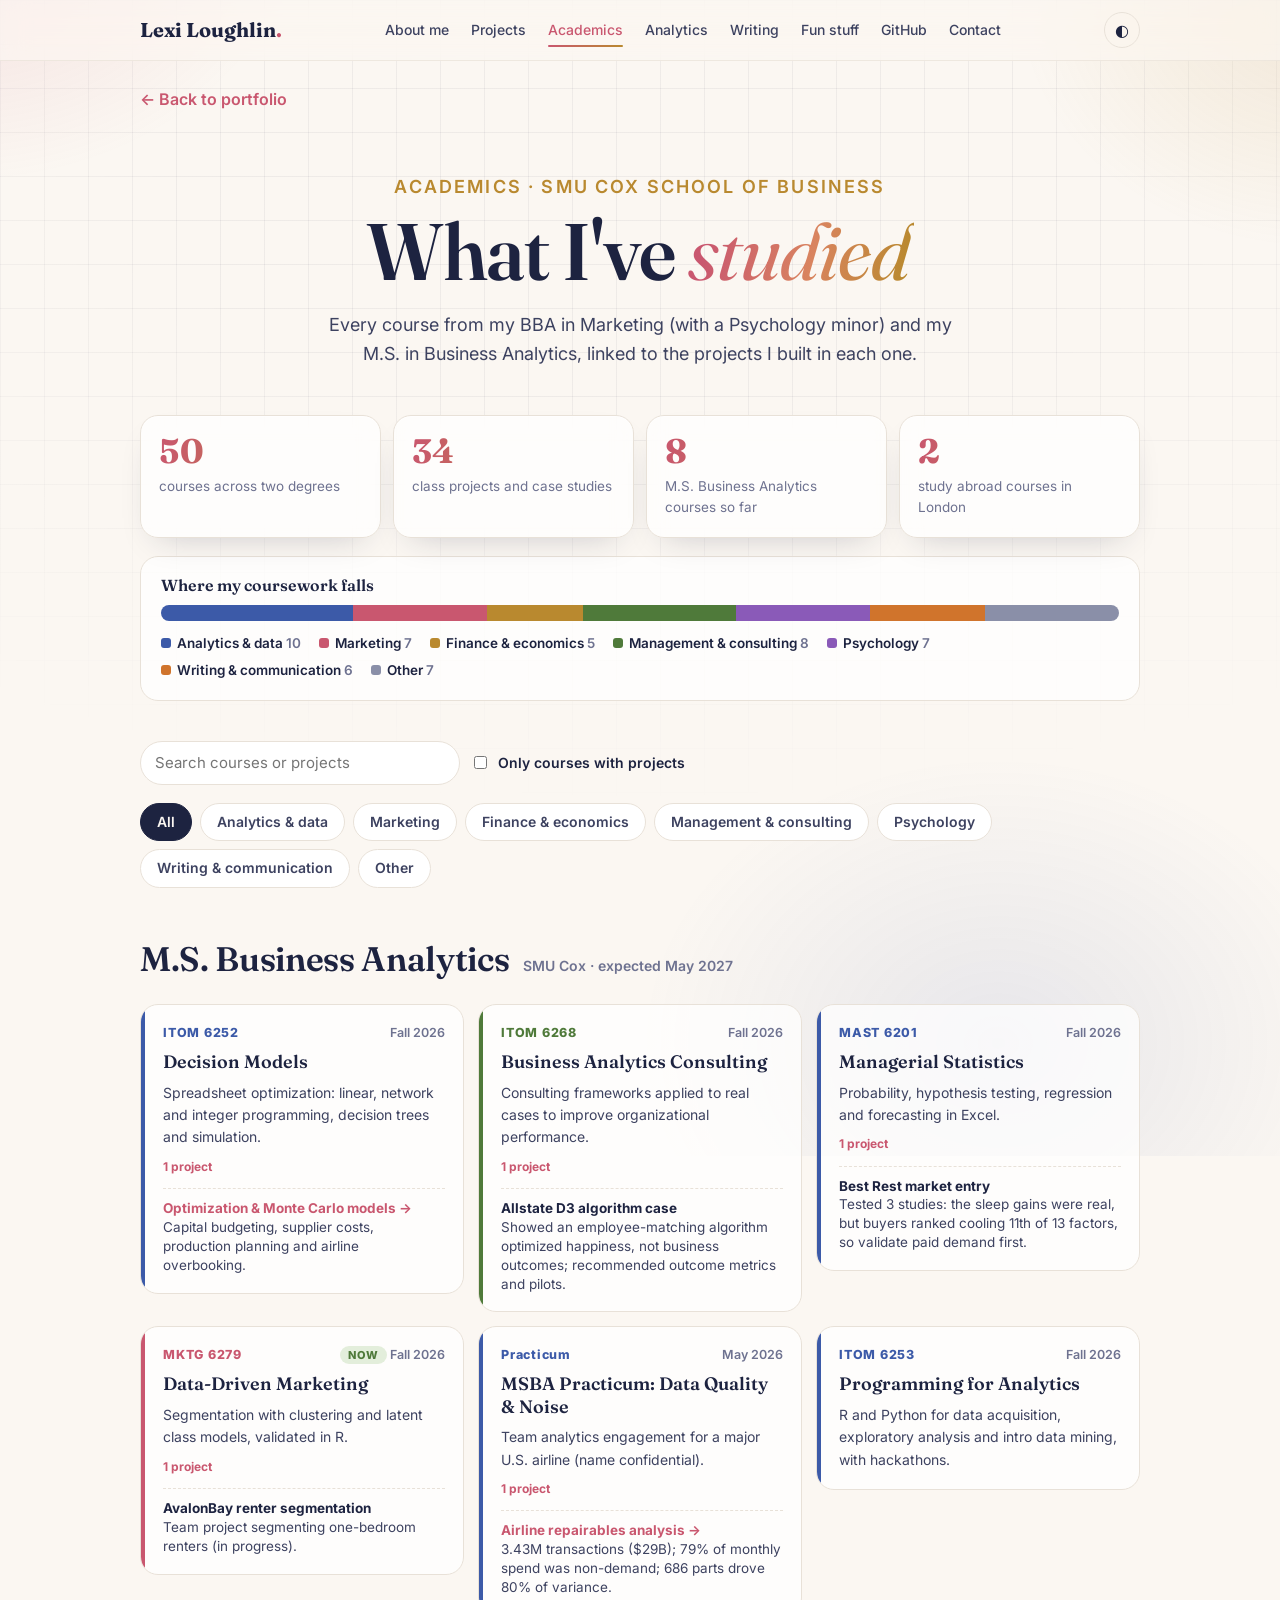
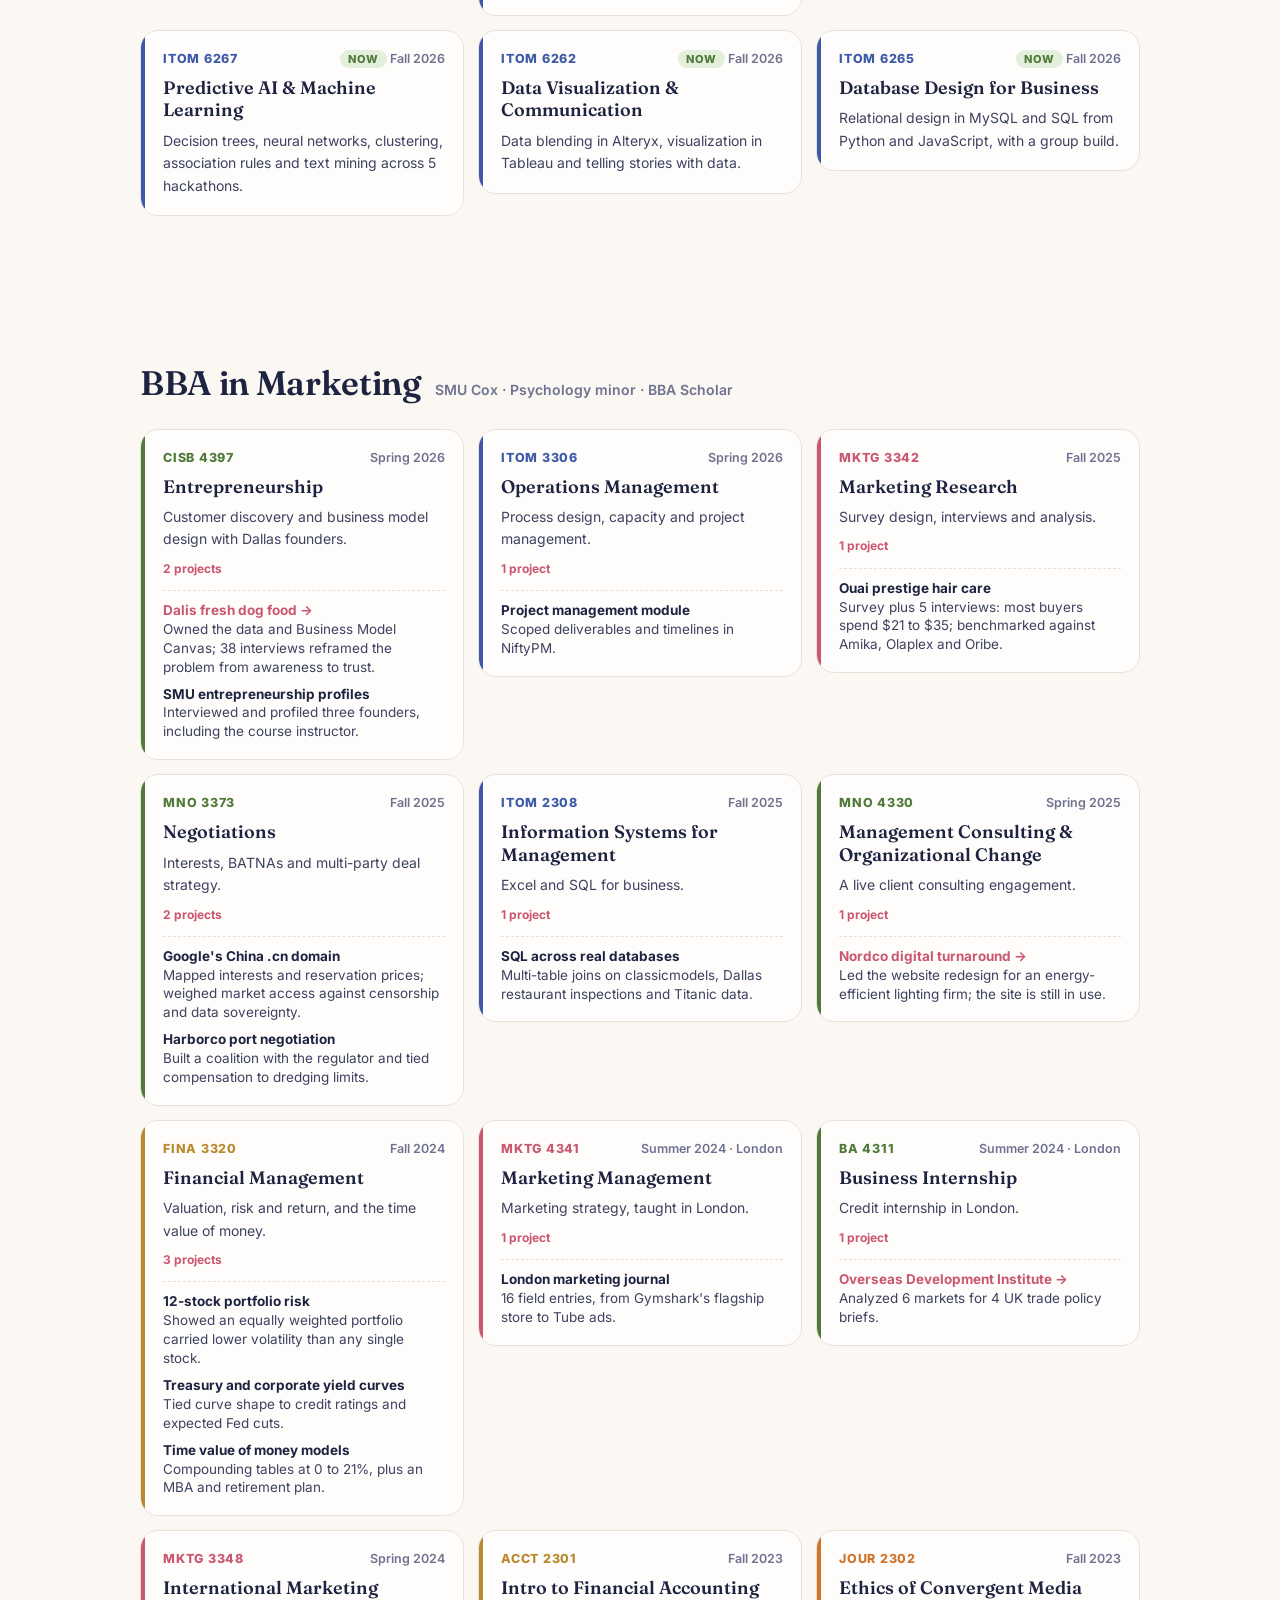
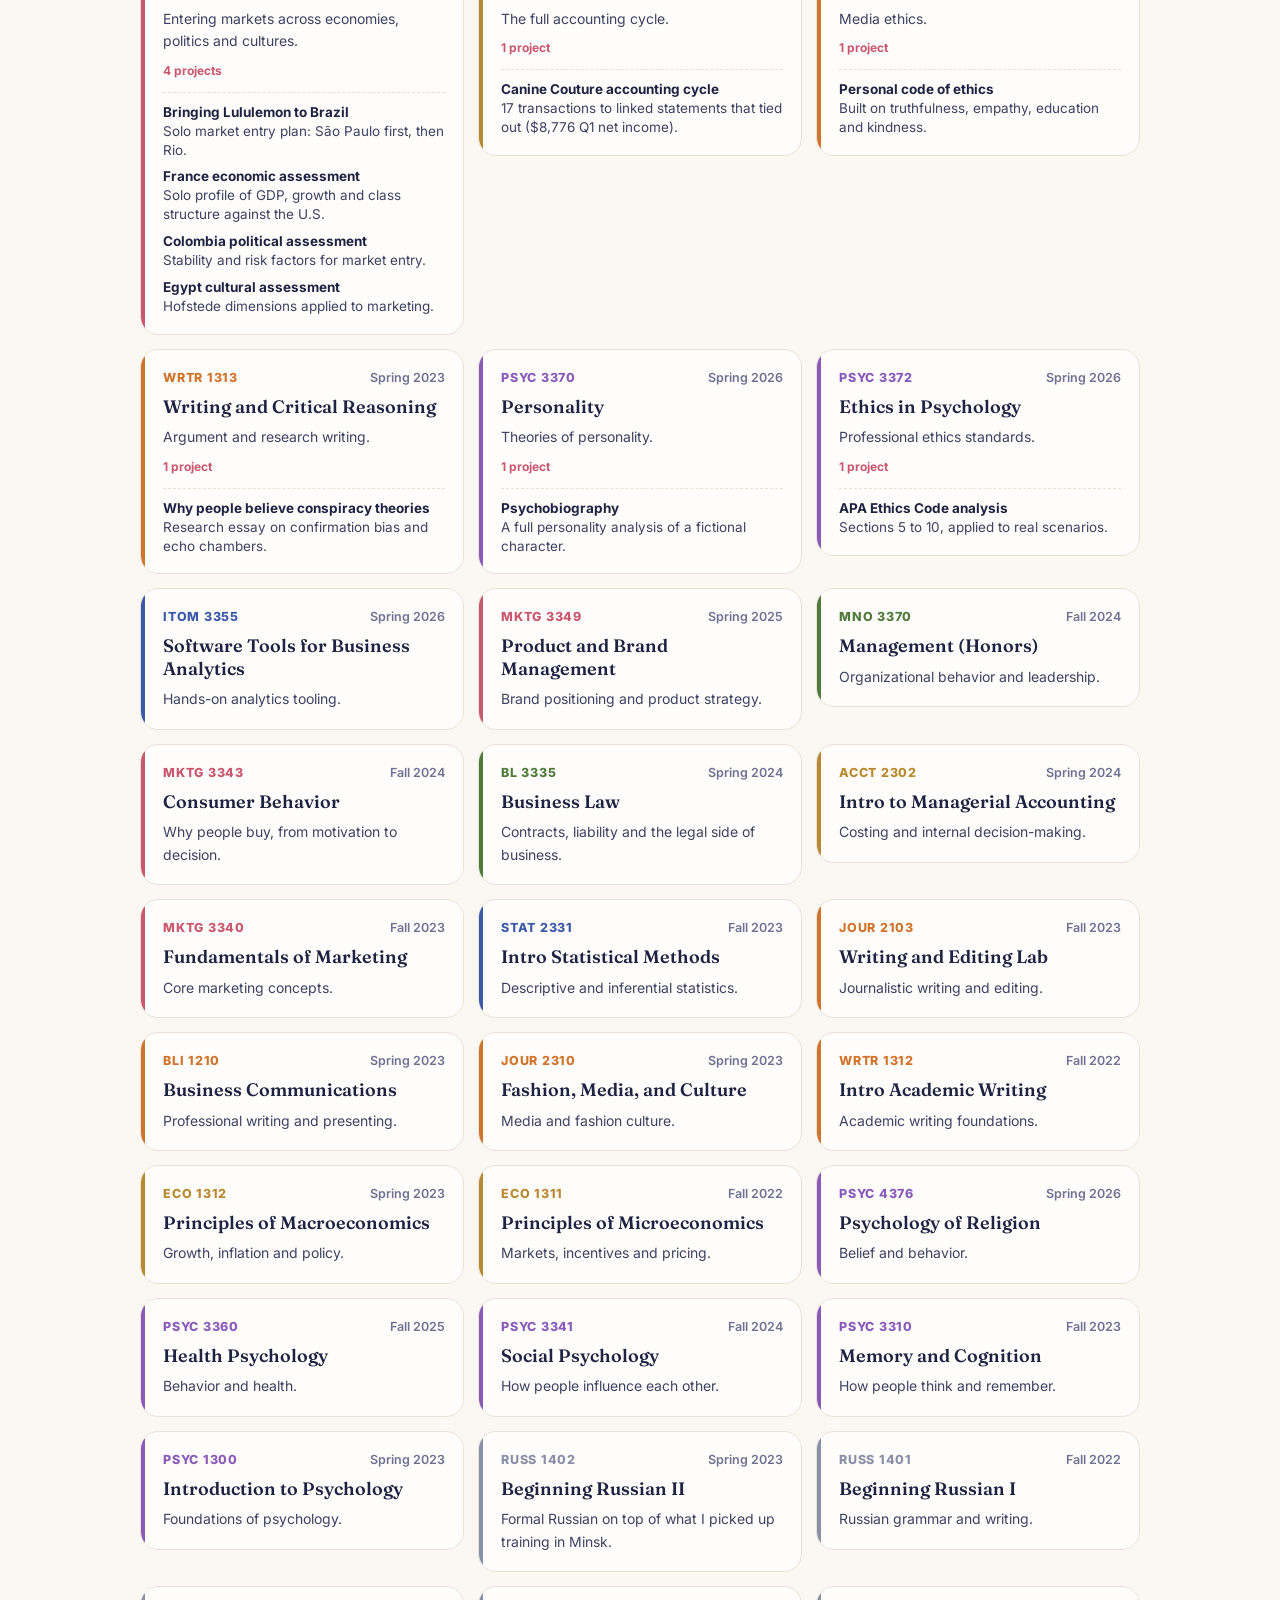
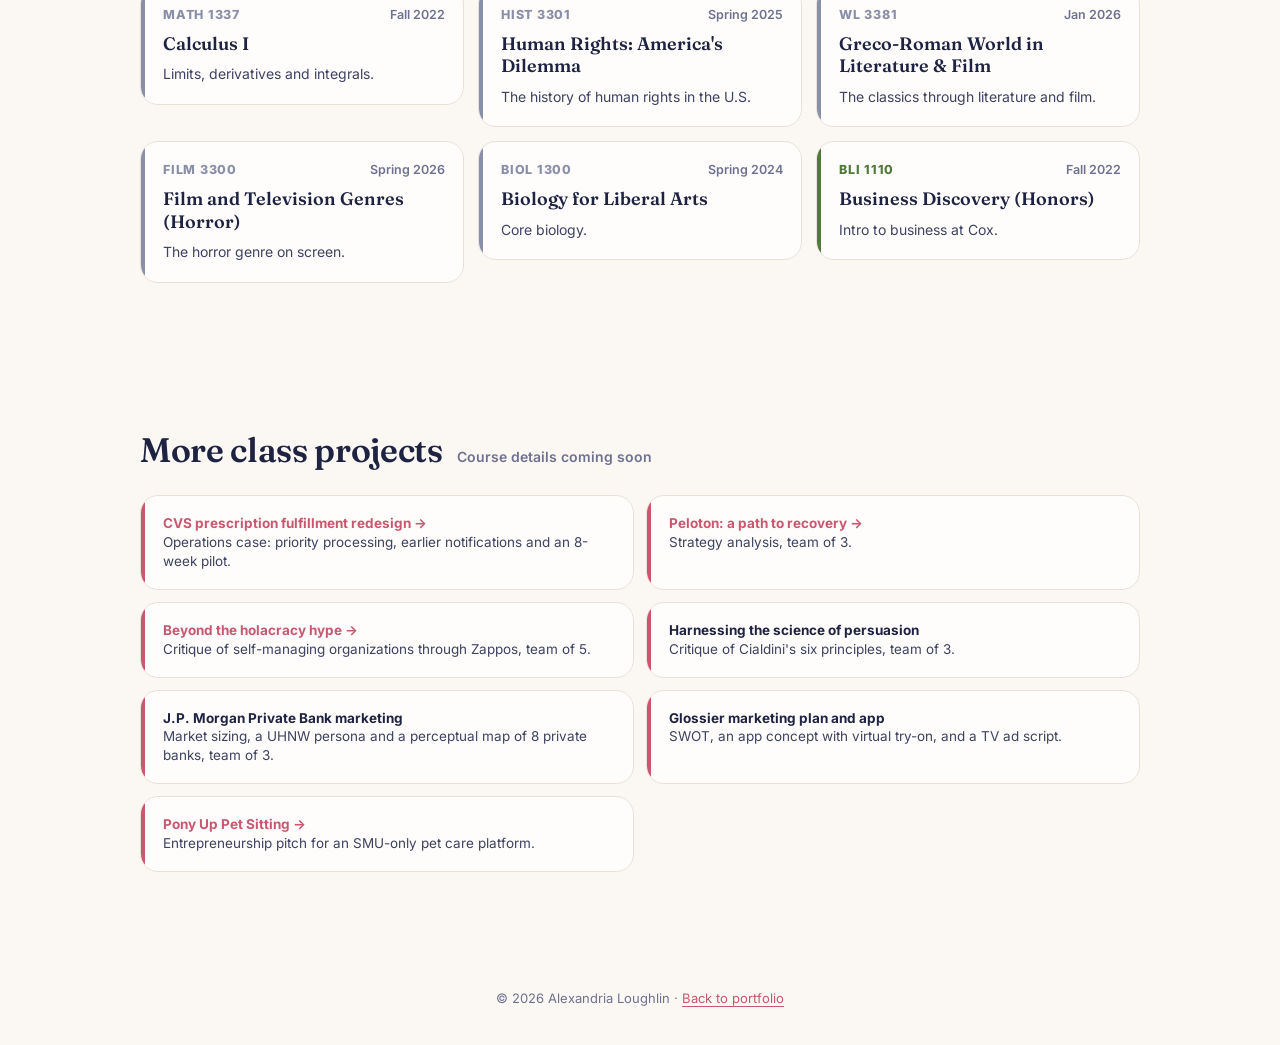
<file: academics.html>
<!doctype html>
<html lang="en">
<head>
<meta charset="utf-8">
<meta name="viewport" content="width=device-width, initial-scale=1, viewport-fit=cover">
<title>Academics · Lexi Loughlin</title>
<meta name="description" content="Alexandria (Lexi) Loughlin: business analytics, strategy and research. M.S. Business Analytics candidate at SMU Cox.">
<link rel="preconnect" href="https://fonts.googleapis.com">
<link rel="stylesheet" href="https://fonts.googleapis.com/css2?family=Fraunces:opsz,wght@9..144,400;9..144,600;9..144,700&family=Inter:wght@400;500;600;700&display=swap">
<style>
:root {
  --bg: #fbf7f2;
  --surface: #ffffff;
  --ink: #1d2340;
  --body: #3d4260;
  --muted: #6e7290;
  --line: #e8e1d8;
  --rose: #c9576f;
  --rose-soft: #f6dfe3;
  --gold: #b9892f;
  --gold-soft: #f4ead3;
  --navy-soft: #e3e7f3;
  --sage-soft: #e3eedb;
  --sage: #4f7a3a;
  --serif: "Fraunces", Georgia, serif;
  --sans: "Inter", system-ui, -apple-system, sans-serif;
  color-scheme: light;
}
@media (prefers-color-scheme: dark) {
  :root:not([data-theme="light"]) {
    --bg: #14172a; --surface: #1c2038; --ink: #f3eee8; --body: #cfd2e2; --muted: #9a9eb8; --line: #2d3252;
    --rose: #ec8aa0; --rose-soft: #3a2433; --gold: #e2b867; --gold-soft: #3a3120; --navy-soft: #262b4a; --sage-soft: #24331f; --sage: #9cc67f;
    color-scheme: dark;
  }
}
:root[data-theme="dark"] {
  --bg: #14172a; --surface: #1c2038; --ink: #f3eee8; --body: #cfd2e2; --muted: #9a9eb8; --line: #2d3252;
  --rose: #ec8aa0; --rose-soft: #3a2433; --gold: #e2b867; --gold-soft: #3a3120; --navy-soft: #262b4a; --sage-soft: #24331f; --sage: #9cc67f;
  color-scheme: dark;
}
* { box-sizing: border-box; }
html { scroll-behavior: smooth; }
@media (prefers-reduced-motion: reduce) { html { scroll-behavior: auto; } * { transition: none !important; animation: none !important; } }
body { margin: 0; background: var(--bg); color: var(--body); font-family: var(--sans); font-size: 16px; line-height: 1.6; }
a { color: var(--rose); text-underline-offset: 3px; }
.wrap { max-width: 1040px; margin: 0 auto; padding: 0 max(20px, env(safe-area-inset-left, 0px)); }

/* nav */
nav { position: sticky; top: 0; z-index: 10; background: color-mix(in srgb, var(--bg) 88%, transparent); backdrop-filter: blur(10px); border-bottom: 1px solid var(--line); }
nav .wrap { display: flex; align-items: center; justify-content: space-between; height: 60px; gap: 12px; }
.mark { font-family: var(--serif); font-weight: 700; font-size: 20px; color: var(--ink); text-decoration: none; }
.mark span { color: var(--rose); }
.links { display: flex; gap: 22px; }
.links a { color: var(--body); text-decoration: none; font-size: 14px; font-weight: 500; }
.links a:hover { color: var(--rose); }
@media (max-width: 720px) { .links { display: none; } }

/* hero */
.hero { padding: 72px 0 56px; display: grid; grid-template-columns: 1.4fr 1fr; gap: 48px; align-items: center; }
@media (max-width: 820px) { .hero { grid-template-columns: 1fr; padding-top: 44px; gap: 32px; } }
.eyebrow { font-size: 13px; font-weight: 600; letter-spacing: .12em; text-transform: uppercase; color: var(--gold); margin: 0 0 14px; }
h1 { font-family: var(--serif); font-weight: 600; color: var(--ink); font-size: clamp(54px, 9vw, 92px); line-height: 1.02; margin: 0 0 18px; letter-spacing: -.01em; text-wrap: balance; }
h1 em { font-style: italic; color: var(--rose); font-weight: 400; }
.tagline { font-family: var(--serif); font-size: clamp(24px, 3.4vw, 32px); line-height: 1.28; color: var(--ink); margin: -2px 0 16px; max-width: 24ch; }
.lede { font-size: 18px; max-width: 56ch; margin: 0 0 26px; }
.ctas { display: flex; gap: 12px; flex-wrap: wrap; }
.btn { display: inline-flex; align-items: center; gap: 8px; padding: 11px 20px; border-radius: 999px; font-weight: 600; font-size: 15px; text-decoration: none; border: 1.5px solid var(--ink); }
.btn.primary { background: var(--ink); color: var(--bg); }
.btn.ghost { color: var(--ink); }
.btn:hover { transform: translateY(-1px); }

.reel { position: relative; min-height: 400px; }
.reel::before { content: ""; position: absolute; inset: 8% 6%; border-radius: 46% 54% 50% 50% / 52% 44% 56% 48%; background: linear-gradient(140deg, var(--rose-soft), var(--gold-soft) 60%, var(--navy-soft)); }
.hcard { position: absolute; display: flex; gap: 12px; align-items: center; background: var(--surface); border: 1px solid var(--line); border-radius: 16px; padding: 12px 16px 12px 12px; box-shadow: 0 14px 34px rgba(29,35,64,.12); width: min(300px, 88%); animation: float 6s ease-in-out infinite; }
.hcard b { display: block; color: var(--ink); font-family: var(--serif); font-size: 17px; line-height: 1.2; }
.hcard span { font-size: 13px; color: var(--muted); line-height: 1.35; display: block; }
.hi { width: 44px; height: 44px; border-radius: 12px; display: grid; place-items: center; font-size: 22px; flex: none; }
.h1c { top: 2%; left: 0; transform: rotate(-3deg); }
.h2c { top: 26%; right: 0; transform: rotate(2deg); animation-delay: -1.5s; }
.h3c { top: 51%; left: 4%; transform: rotate(-1.5deg); animation-delay: -3s; }
.h4c { top: 76%; right: 4%; transform: rotate(2.5deg); animation-delay: -4.5s; }
@keyframes float { 0%, 100% { translate: 0 0; } 50% { translate: 0 -8px; } }
@media (max-width: 820px) { .reel { min-height: 0; display: flex; flex-direction: column; gap: 12px; } .reel::before { display: none; } .hcard { position: static; transform: none; width: 100%; animation: none; } }
.eyebrow .dot { display: inline-block; width: 8px; height: 8px; border-radius: 50%; background: var(--sage); margin-right: 8px; vertical-align: 1px; box-shadow: 0 0 0 4px var(--sage-soft); }
.hl { padding: 0 .12em; border-radius: 6px; box-decoration-break: clone; -webkit-box-decoration-break: clone; }
.hl-rose { background: linear-gradient(transparent 55%, var(--rose-soft) 55%); }
.hl-gold { background: linear-gradient(transparent 55%, var(--gold-soft) 55%); }
.logos { display: flex; flex-wrap: wrap; gap: 8px 18px; margin-top: 28px; font-size: 13px; font-weight: 600; letter-spacing: .04em; text-transform: uppercase; color: var(--muted); }
.logos span + span::before { content: "·"; margin-right: 18px; color: var(--line); }
.fit { background: var(--surface); border: 1px solid var(--line); border-radius: 22px; padding: 30px; border-left: 6px solid var(--rose); }
.avail { display: inline-flex; align-items: center; gap: 8px; background: var(--sage-soft); color: var(--sage); font-weight: 600; font-size: 14px; border-radius: 999px; padding: 6px 14px; }
.avail .dot { width: 8px; height: 8px; border-radius: 50%; background: var(--sage); flex: none; }
.seek-lead { font-family: var(--serif); font-size: clamp(24px, 3.2vw, 32px); color: var(--ink); line-height: 1.25; margin: 18px 0 14px; max-width: 30ch; }
.seek-lead em { color: var(--rose); }
.checks { list-style: none; padding: 0; margin: 0 0 18px; display: grid; grid-template-columns: repeat(2, minmax(0, 1fr)); gap: 12px 24px; }
@media (max-width: 700px) { .checks { grid-template-columns: 1fr; } }
.checks li { position: relative; padding-left: 30px; }
.checks li::before { content: "✓"; position: absolute; left: 0; top: 1px; width: 20px; height: 20px; border-radius: 50%; background: var(--rose-soft); color: var(--rose); font-size: 12px; font-weight: 700; display: grid; place-items: center; }
.checks b { color: var(--ink); }
.roles { display: flex; flex-wrap: wrap; gap: 8px; }
.roles span { font-size: 13.5px; font-weight: 600; padding: 6px 12px; border-radius: 10px; background: var(--navy-soft); color: var(--ink); }
.story { display: grid; grid-template-columns: 1.35fr 1fr; gap: 36px; align-items: start; }
@media (max-width: 860px) { .story { grid-template-columns: 1fr; } }
.story-text p { margin: 0 0 16px; font-size: 17px; max-width: 62ch; }
.story-text b { color: var(--ink); }
.story-lead { font-family: var(--serif); font-size: clamp(24px, 3vw, 30px) !important; line-height: 1.3; color: var(--ink); }
.journey { list-style: none; margin: 0; padding: 24px; background: var(--surface); border: 1px solid var(--line); border-radius: 22px; position: relative; }
.journey li { display: flex; gap: 14px; align-items: flex-start; position: relative; padding-bottom: 22px; }
.journey li:last-child { padding-bottom: 0; }
.journey li:not(:last-child)::after { content: ""; position: absolute; left: 21px; top: 46px; bottom: 2px; width: 2px; background: repeating-linear-gradient(var(--line) 0 5px, transparent 5px 9px); }
.jdot { width: 44px; height: 44px; border-radius: 50%; display: grid; place-items: center; font-size: 20px; flex: none; border: 2px solid var(--surface); box-shadow: 0 0 0 1.5px var(--line); }
.journey b { display: block; color: var(--ink); font-family: var(--serif); font-size: 18px; line-height: 1.2; margin-top: 2px; }
.journey span { font-size: 14px; color: var(--muted); }
.journey .now b { color: var(--rose); }
.portrait { position: relative; aspect-ratio: 1; max-width: 360px; width: 100%; justify-self: center; }
.portrait .blob { position: absolute; inset: 0; border-radius: 46% 54% 50% 50% / 52% 44% 56% 48%; background: linear-gradient(140deg, var(--rose-soft), var(--gold-soft) 60%, var(--navy-soft)); }
.portrait .initials { position: absolute; inset: 0; display: grid; place-items: center; font-family: var(--serif); font-size: clamp(90px, 16vw, 140px); font-weight: 600; color: var(--ink); letter-spacing: -.04em; }
.badge { position: absolute; background: var(--surface); border: 1px solid var(--line); border-radius: 14px; padding: 10px 14px; box-shadow: 0 10px 30px rgba(29,35,64,.10); font-size: 13px; line-height: 1.35; }
.badge b { display: block; color: var(--ink); font-size: 15px; }
.badge.b1 { left: -6%; bottom: 14%; }
.badge.b2 { right: -4%; top: 10%; }
@media (max-width: 420px) { .badge.b1 { left: 0; } .badge.b2 { right: 0; } }

/* stats */
.stats { display: grid; grid-template-columns: repeat(4, minmax(0, 1fr)); gap: 14px; margin-bottom: 72px; }
@media (max-width: 760px) { .stats { grid-template-columns: repeat(2, minmax(0, 1fr)); } }
.stat { background: var(--surface); border: 1px solid var(--line); border-radius: 18px; padding: 20px; }
.stat .n { font-family: var(--serif); font-size: 36px; font-weight: 600; color: var(--ink); line-height: 1; }
.stat .l { font-size: 14px; color: var(--muted); margin-top: 8px; }
.stat:nth-child(1) { border-top: 4px solid var(--rose); }
.stat:nth-child(2) { border-top: 4px solid var(--gold); }
.stat:nth-child(3) { border-top: 4px solid var(--sage); }
.stat:nth-child(4) { border-top: 4px solid var(--ink); }

/* sections */
section { padding: 24px 0 64px; scroll-margin-top: 70px; }
.sec-head { display: flex; align-items: baseline; gap: 14px; margin-bottom: 26px; }
.sec-head .num { font-family: var(--serif); color: var(--gold); font-size: 18px; }
h2 { font-family: var(--serif); font-weight: 600; color: var(--ink); font-size: clamp(30px, 4.5vw, 40px); margin: 0; letter-spacing: -.01em; }
h3 { font-family: var(--serif); font-weight: 600; color: var(--ink); font-size: 21px; margin: 0 0 4px; line-height: 1.25; }

/* featured project */
.feature { display: grid; grid-template-columns: 1.1fr 1fr; gap: 0; background: var(--surface); border: 1px solid var(--line); border-radius: 22px; overflow: hidden; margin-bottom: 18px; }
@media (max-width: 820px) { .feature { grid-template-columns: 1fr; } }
.feature .txt { padding: 30px; }
.feature .viz { background: var(--navy-soft); padding: 26px; display: flex; flex-direction: column; justify-content: center; gap: 12px; }
.tag { display: inline-block; font-size: 12px; font-weight: 600; padding: 3px 10px; border-radius: 999px; margin: 0 6px 6px 0; }
.t-rose { background: var(--rose-soft); color: var(--rose); }
.t-gold { background: var(--gold-soft); color: var(--gold); }
.t-sage { background: var(--sage-soft); color: var(--sage); }
.t-navy { background: var(--navy-soft); color: var(--ink); }
.kicker { font-size: 13px; color: var(--muted); font-weight: 600; margin-bottom: 10px; }
.feature ul { padding-left: 18px; margin: 14px 0 0; }
.feature li { margin-bottom: 6px; }
.flow { display: grid; grid-template-columns: repeat(4, 1fr); gap: 8px; }
.flow div { background: var(--surface); border-radius: 12px; padding: 12px 8px; text-align: center; font-size: 12.5px; font-weight: 600; color: var(--ink); position: relative; border: 1px solid var(--line); }
.flow div span { display: block; font-size: 22px; margin-bottom: 4px; }
.depts { display: flex; flex-wrap: wrap; gap: 6px; }
.depts span { background: var(--surface); border: 1px solid var(--line); border-radius: 999px; padding: 4px 10px; font-size: 12.5px; font-weight: 500; }
.result { background: var(--surface); border-left: 4px solid var(--sage); border-radius: 10px; padding: 12px 14px; font-size: 14.5px; color: var(--ink); }

.grid { display: grid; grid-template-columns: repeat(3, minmax(0, 1fr)); gap: 16px; }
@media (max-width: 900px) { .grid { grid-template-columns: repeat(2, minmax(0, 1fr)); } }
@media (max-width: 580px) { .grid { grid-template-columns: 1fr; } }
.card { background: var(--surface); border: 1px solid var(--line); border-radius: 18px; padding: 22px; display: flex; flex-direction: column; gap: 8px; }
.card .icon { width: 42px; height: 42px; border-radius: 12px; display: grid; place-items: center; font-size: 21px; margin-bottom: 4px; }
.card p { margin: 0; font-size: 15px; }

/* timeline */
.timeline { position: relative; padding-left: 28px; }
.timeline::before { content: ""; position: absolute; left: 7px; top: 6px; bottom: 6px; width: 2px; background: var(--line); }
.item { position: relative; padding-bottom: 28px; }
.item::before { content: ""; position: absolute; left: -27px; top: 6px; width: 14px; height: 14px; border-radius: 50%; background: var(--bg); border: 3px solid var(--rose); }
.item.gold::before { border-color: var(--gold); }
.item.sage::before { border-color: var(--sage); }
.item.navy::before { border-color: var(--ink); }
.item .when { font-size: 13px; font-weight: 600; color: var(--muted); }
.item .org { font-weight: 600; color: var(--body); margin-bottom: 6px; }
.item p { margin: 0; max-width: 68ch; }

/* skills */
.skills { display: grid; grid-template-columns: repeat(3, minmax(0, 1fr)); gap: 16px; }
@media (max-width: 820px) { .skills { grid-template-columns: 1fr; } }
.skillset { background: var(--surface); border: 1px solid var(--line); border-radius: 18px; padding: 22px; }
.skillset h3 { font-size: 18px; margin-bottom: 12px; }
.chips { display: flex; flex-wrap: wrap; gap: 8px; }
.chips span { font-size: 13.5px; font-weight: 500; padding: 6px 12px; border-radius: 10px; background: var(--bg); border: 1px solid var(--line); color: var(--ink); }

/* edu */
.edu { display: grid; grid-template-columns: repeat(2, minmax(0, 1fr)); gap: 16px; }
@media (max-width: 680px) { .edu { grid-template-columns: 1fr; } }

/* beyond */
.beyond { display: grid; grid-template-columns: 1.2fr 1fr; gap: 16px; }
@media (max-width: 820px) { .beyond { grid-template-columns: 1fr; } }
.ice { align-self: start; background: linear-gradient(150deg, var(--navy-soft), var(--surface)); border: 1px solid var(--line); border-radius: 22px; padding: 30px; position: relative; overflow: hidden; }
.ice svg { position: absolute; right: -10px; bottom: -10px; width: 170px; opacity: .55; }
.ice .big { font-family: var(--serif); font-size: 26px; color: var(--ink); line-height: 1.25; margin: 6px 0 12px; max-width: 22ch; }
.stack { display: flex; flex-direction: column; gap: 16px; }

.games { display: grid; grid-template-columns: repeat(3, minmax(0, 1fr)); gap: 12px; margin-top: 14px; }
@media (max-width: 580px) { .games { grid-template-columns: 1fr; } }
.game { text-decoration: none; color: var(--ink); background: var(--rose-soft); border-radius: 14px; padding: 14px; display: flex; flex-direction: column; gap: 6px; }
.game:hover { outline: 2px solid var(--rose); }
.game b { font-family: var(--serif); font-size: 18px; }
.game span { font-size: 13px; color: var(--body); }
.game canvas { width: 100%; height: 56px; }

/* contact */
.contact { background: var(--ink); color: var(--bg); border-radius: 26px; padding: 44px; text-align: center; margin-bottom: 40px; }
.contact h2 { color: var(--bg); }
.contact p { color: color-mix(in srgb, var(--bg) 80%, transparent); max-width: 52ch; margin: 12px auto 22px; }
.contact .btn { border-color: var(--bg); color: var(--bg); }
.contact .btn.primary { background: var(--bg); color: var(--ink); }
footer { text-align: center; font-size: 13px; color: var(--muted); padding: 0 0 36px; }
.theme { background: none; border: 1px solid var(--line); border-radius: 999px; width: 36px; height: 36px; cursor: pointer; color: var(--ink); font-size: 16px; }

/* case study visuals */
.kpi { background: var(--surface); border-radius: 14px; padding: 14px; border: 1px solid var(--line); }
.kpi-label { font-size: 13px; font-weight: 600; color: var(--ink); margin-bottom: 10px; }
.split { display: flex; height: 34px; border-radius: 10px; overflow: hidden; font-size: 13px; font-weight: 700; color: #fff; }
.split div { display: flex; align-items: center; padding: 0 10px; white-space: nowrap; }
.pareto { display: flex; flex-direction: column; gap: 8px; }
.pareto > div { display: grid; grid-template-columns: 104px 1fr 42px; align-items: center; gap: 8px; font-size: 13px; }
.pareto b { color: var(--ink); text-align: right; }
.pbar { height: 12px; border-radius: 999px; background: var(--line); overflow: hidden; }
.pbar i { display: block; height: 100%; border-radius: 999px; }
.donutrow { display: flex; align-items: center; gap: 14px; background: var(--surface); border: 1px solid var(--line); border-radius: 14px; padding: 14px; }
.donutrow p { margin: 0; font-size: 14.5px; color: var(--ink); }
.donut { width: 92px; height: 92px; flex: none; }
.donut text { font-family: var(--serif); font-size: 9px; font-weight: 700; fill: var(--ink); }
.mini-dash { background: var(--surface); border: 1px solid var(--line); border-radius: 14px; padding: 16px; display: flex; flex-direction: column; gap: 12px; }
.md-row { display: grid; grid-template-columns: 96px 1fr; align-items: center; gap: 10px; font-size: 13px; font-weight: 600; color: var(--ink); }
.note { font-size: 12px; color: var(--muted); margin: 0; }
.feature { margin-bottom: 22px; }
.filters { display: flex; gap: 8px; flex-wrap: wrap; margin: -8px 0 20px; }
.fbtn { font: inherit; font-size: 14px; font-weight: 600; padding: 7px 16px; border-radius: 999px; border: 1.5px solid var(--line); background: var(--surface); color: var(--body); cursor: pointer; }
.fbtn[aria-pressed="true"] { background: var(--ink); color: var(--bg); border-color: var(--ink); }
.card[hidden] { display: none; }
.honors { margin-top: 16px; background: var(--gold-soft); color: var(--ink); border-radius: 14px; padding: 14px 18px; font-size: 15px; }

.reveal { opacity: 0; transform: translateY(14px); transition: opacity .6s ease, transform .6s ease; }
.reveal.in { opacity: 1; transform: none; }

.fun-hero { padding: 60px 0 36px; text-align: center; }
.fun-hero h1 { font-size: clamp(46px, 8vw, 80px); }
.fun-hero p { font-size: 18px; max-width: 58ch; margin: 0 auto 10px; }
.back { display: inline-block; margin: 26px 0 0; font-weight: 600; text-decoration: none; }
.indie { display: grid; grid-template-columns: repeat(3, minmax(0, 1fr)); gap: 18px; }
@media (max-width: 900px) { .indie { grid-template-columns: 1fr; } }
.icard { background: var(--surface); border: 1px solid var(--line); border-radius: 22px; overflow: hidden; display: flex; flex-direction: column; }
.ibanner { padding: 22px 24px; display: flex; align-items: flex-end; justify-content: space-between; gap: 10px; min-height: 118px; }
.ibanner .big { font-family: var(--serif); font-size: 40px; font-weight: 700; color: var(--ink); line-height: 1; }
.ibanner .bl { font-size: 13px; font-weight: 600; color: var(--ink); opacity: .8; max-width: 16ch; text-align: right; }
.ibody { padding: 20px 24px 24px; display: flex; flex-direction: column; gap: 10px; flex: 1; }
.ibody p { margin: 0; font-size: 15px; }
.ibody ul { margin: 0; padding-left: 18px; font-size: 14.5px; }
.ibody .ctas { margin-top: auto; padding-top: 6px; }
.ibody .btn { padding: 9px 16px; font-size: 14px; }
.wlist { display: grid; grid-template-columns: repeat(2, minmax(0, 1fr)); gap: 18px; margin-bottom: 48px; }
@media (max-width: 760px) { .wlist { grid-template-columns: 1fr; } }
.wcard { text-decoration: none; color: inherit; background: var(--surface); border: 1px solid var(--line); border-radius: 18px; padding: 22px; display: flex; gap: 16px; align-items: flex-start; }
.wcard:hover { border-color: var(--rose); transform: translateY(-2px); }
.wicon { width: 48px; height: 58px; border-radius: 8px; flex: none; display: grid; place-items: center; font-size: 11px; font-weight: 800; letter-spacing: .05em; color: #fff; position: relative; }
.wicon::after { content: ""; position: absolute; top: 0; right: 0; border-width: 0 12px 12px 0; border-style: solid; border-color: var(--bg) var(--bg) rgba(0,0,0,.18) rgba(0,0,0,.18); }
.wcard h3 { font-size: 20px; margin: 0 0 4px; }
.wmeta { font-size: 13px; font-weight: 600; color: var(--muted); }
.wcard p { margin: 6px 0 0; font-size: 15px; }
.wempty { background: var(--surface); border: 1.5px dashed var(--line); border-radius: 18px; padding: 34px; text-align: center; color: var(--muted); grid-column: 1 / -1; }
.wfilters { display: flex; gap: 8px; flex-wrap: wrap; justify-content: center; margin: 0 0 26px; }

.tk { display: grid; grid-template-columns: repeat(4, minmax(0, 1fr)); gap: 14px; margin-bottom: 64px; }
@media (max-width: 900px) { .tk { grid-template-columns: repeat(2, minmax(0, 1fr)); } }
@media (max-width: 520px) { .tk { grid-template-columns: 1fr; } }
.tk .card h3 { font-size: 19px; }
.tk .card ul { margin: 2px 0 0; padding-left: 18px; font-size: 14px; color: var(--body); }
.tk .logo { width: 44px; height: 44px; border-radius: 12px; display: grid; place-items: center; font-weight: 800; font-size: 14px; color: #fff; letter-spacing: .02em; margin-bottom: 4px; }
.models { display: grid; grid-template-columns: repeat(3, minmax(0, 1fr)); gap: 16px; margin-bottom: 64px; }
@media (max-width: 900px) { .models { grid-template-columns: 1fr; } }
.mini { height: 110px; border-radius: 14px; margin-bottom: 6px; background: var(--bg); border: 1px solid var(--line); overflow: hidden; }
.mini svg { width: 100%; height: 100%; display: block; }
.files { display: grid; grid-template-columns: repeat(2, minmax(0, 1fr)); gap: 16px; margin-bottom: 30px; }
@media (max-width: 760px) { .files { grid-template-columns: 1fr; } }
.fcard { background: var(--glass); border: 1px solid var(--line); border-radius: 18px; padding: 20px; display: flex; gap: 16px; align-items: flex-start; position: relative; }
.fcard h3 { font-size: 19px; margin: 0 0 4px; }
.fcard p { margin: 4px 0 0; font-size: 14.5px; }
.fbtns { display: flex; gap: 8px; flex-wrap: wrap; margin-top: 12px; }
.fbtns a, .fbtns button { font: inherit; font-size: 13.5px; font-weight: 600; padding: 6px 13px; border-radius: 999px; border: 1.5px solid var(--ink); color: var(--ink); background: transparent; cursor: pointer; text-decoration: none; }
.fbtns .go { background: var(--ink); color: var(--bg); }
.howto { background: var(--glass); border: 1.5px dashed var(--line); border-radius: 18px; padding: 22px 24px; margin-bottom: 56px; font-size: 15px; }
.howto b { color: var(--ink); }
dialog.pv { width: min(1100px, 94vw); max-height: 86vh; border: 0; border-radius: 20px; padding: 0; background: var(--surface); color: var(--body); box-shadow: 0 40px 100px -20px rgba(0,0,0,.45); }
dialog.pv::backdrop { background: rgba(20,23,42,.55); backdrop-filter: blur(4px); }
.pv-h { display: flex; align-items: center; gap: 12px; padding: 16px 20px; border-bottom: 1px solid var(--line); position: sticky; top: 0; background: var(--surface); z-index: 2; }
.pv-h h3 { font-size: 18px; margin: 0; flex: 1; min-width: 0; overflow: hidden; text-overflow: ellipsis; white-space: nowrap; }
.pv-h button { font: inherit; font-weight: 700; border: 0; background: var(--line); color: var(--ink); width: 34px; height: 34px; border-radius: 50%; cursor: pointer; }
.pv-tabs { display: flex; gap: 6px; padding: 10px 20px 0; flex-wrap: wrap; }
.pv-tabs button { font: inherit; font-size: 13px; font-weight: 600; padding: 6px 12px; border-radius: 8px 8px 0 0; border: 1px solid var(--line); border-bottom: 0; background: var(--bg); color: var(--body); cursor: pointer; }
.pv-tabs button[aria-pressed="true"] { background: #1e7145; color: #fff; border-color: #1e7145; }
.pv-body { overflow: auto; max-height: calc(86vh - 120px); padding: 0 20px 20px; }
.pv-body table { border-collapse: collapse; font-size: 13px; font-variant-numeric: tabular-nums; min-width: 100%; }
.pv-body th, .pv-body td { border: 1px solid var(--line); padding: 5px 9px; white-space: nowrap; text-align: left; max-width: 280px; overflow: hidden; text-overflow: ellipsis; }
.pv-body th { background: var(--bg); color: var(--muted); font-weight: 700; position: sticky; top: 0; }
.pv-body td.num { text-align: right; }
.pv-body .rn { background: var(--bg); color: var(--muted); text-align: center; font-size: 11.5px; }
.pv-note { font-size: 12.5px; color: var(--muted); padding: 10px 0 0; }

.ac-stats { display: grid; grid-template-columns: repeat(4, minmax(0, 1fr)); gap: 12px; margin-bottom: 18px; }
@media (max-width: 760px) { .ac-stats { grid-template-columns: repeat(2, minmax(0, 1fr)); } }
.ac-stats .stat { border-radius: 18px; padding: 18px; border: 1px solid var(--line); }
.ac-stats .n { font-family: var(--serif); font-size: 34px; font-weight: 700; line-height: 1; }
.ac-stats .l { font-size: 13.5px; color: var(--muted); margin-top: 8px; }
.mix { background: var(--glass); border: 1px solid var(--line); border-radius: 18px; padding: 18px 20px; margin-bottom: 40px; }
.mix h3 { font-size: 16px; margin-bottom: 10px; }
.mixbar { display: flex; height: 16px; border-radius: 999px; overflow: hidden; margin-bottom: 12px; }
.mixbar div { height: 100%; }
.mixkey { display: flex; flex-wrap: wrap; gap: 6px 18px; font-size: 13.5px; font-weight: 600; color: var(--ink); }
.mixkey i { display: inline-block; width: 10px; height: 10px; border-radius: 3px; margin-right: 6px; }
.toolbar { display: flex; flex-wrap: wrap; gap: 10px; align-items: center; margin-bottom: 26px; }
.toolbar input[type=search] { font: inherit; font-size: 15px; padding: 9px 14px; border-radius: 999px; border: 1.5px solid var(--line); background: var(--surface); color: var(--ink); min-width: 0; flex: 1 1 220px; max-width: 320px; }
.toolbar input[type=search]:focus { outline: none; border-color: var(--rose); }
.toggle { display: inline-flex; align-items: center; gap: 8px; font-size: 14px; font-weight: 600; color: var(--ink); cursor: pointer; }
.prog { margin-bottom: 52px; }
.prog-h { display: flex; align-items: baseline; gap: 14px; flex-wrap: wrap; margin-bottom: 18px; }
.prog-h h2 { font-size: clamp(26px, 3.6vw, 34px); }
.prog-h span { color: var(--muted); font-weight: 600; font-size: 14px; }
.courses { display: grid; grid-template-columns: repeat(3, minmax(0, 1fr)); gap: 14px; align-items: start; }
@media (max-width: 960px) { .courses { grid-template-columns: repeat(2, minmax(0, 1fr)); } }
@media (max-width: 600px) { .courses { grid-template-columns: 1fr; } }
.course { background: var(--glass); border: 1px solid var(--line); border-radius: 18px; padding: 18px 18px 18px 22px; display: flex; flex-direction: column; gap: 8px; position: relative; overflow: hidden; }
.course::after { content: ""; position: absolute; left: 0; top: 0; bottom: 0; width: 4px; background: var(--c, var(--rose)); }
.course .top { display: flex; justify-content: space-between; gap: 10px; align-items: baseline; }
.code { font-size: 12.5px; font-weight: 800; letter-spacing: .06em; color: var(--c, var(--rose)); }
.term { font-size: 12.5px; color: var(--muted); font-weight: 600; white-space: nowrap; }
.course h3 { font-size: 18px; margin: 0; line-height: 1.25; }
.course .what { font-size: 14px; margin: 0; color: var(--body); }
.livetag { font-size: 11px; font-weight: 800; letter-spacing: .05em; text-transform: uppercase; color: var(--sage); background: var(--sage-soft); padding: 2px 8px; border-radius: 999px; }
.plist { list-style: none; margin: 4px 0 0; padding: 10px 0 0; border-top: 1px dashed var(--line); display: flex; flex-direction: column; gap: 8px; }
.plist li { font-size: 13.5px; line-height: 1.4; }
.plist b { color: var(--ink); }
.plist a { font-weight: 700; text-decoration: none; }
.plist a:hover { text-decoration: underline; }
.pcount { font-size: 12px; font-weight: 700; color: var(--rose); }
.empty-note { color: var(--muted); font-size: 15px; }
.unlinked { display: grid; grid-template-columns: repeat(2, minmax(0, 1fr)); gap: 12px; }
@media (max-width: 700px) { .unlinked { grid-template-columns: 1fr; } }
</style>
<link rel="stylesheet" href="polish.css">
</head>
<body>
<nav>
  <div class="wrap">
    <a class="mark" href="./">Lexi Loughlin<span>.</span></a>
    <div class="links"><a href="about.html">About me</a><a href="projects.html">Projects</a><a href="academics.html" style="color:var(--rose)">Academics</a><a href="analytics.html">Analytics</a><a href="writing.html">Writing</a><a href="fun.html">Fun stuff</a><a href="github.html">GitHub</a><a href="./#contact">Contact</a></div>
    <button class="theme" id="theme" aria-label="Switch light or dark mode">◐</button>
  </div>
</nav>
<main class="wrap">
  <a class="back" href="./">← Back to portfolio</a>
  <header class="fun-hero">
    <p class="eyebrow">Academics · SMU Cox School of Business</p>
    <h1>What I've <em>studied</em></h1>
    <p>Every course from my BBA in Marketing (with a Psychology minor) and my M.S. in Business Analytics, linked to the projects I built in each one.</p>
  </header>
  <div class="ac-stats" id="acStats"></div>
  <div class="mix reveal"><h3>Where my coursework falls</h3><div class="mixbar" id="mixbar"></div><div class="mixkey" id="mixkey"></div></div>
  <div class="toolbar">
    <input id="q" type="search" placeholder="Search courses or projects" aria-label="Search courses or projects">
    <label class="toggle"><input type="checkbox" id="onlyP"> Only courses with projects</label>
  </div>
  <div class="filters" id="areaF" role="group" aria-label="Filter by area"></div>
  <section class="prog" id="msba"><div class="prog-h"><h2>M.S. Business Analytics</h2><span>SMU Cox · expected May 2027</span></div><div class="courses" id="cMSBA"></div></section>
  <section class="prog" id="bba"><div class="prog-h"><h2>BBA in Marketing</h2><span>SMU Cox · Psychology minor · BBA Scholar</span></div><div class="courses" id="cBBA"></div></section>
  <section class="prog"><div class="prog-h"><h2>More class projects</h2><span>Course details coming soon</span></div><div class="unlinked" id="unl"></div></section>
</main>
<footer>© <span id="yr"></span> Alexandria Loughlin · <a href="./">Back to portfolio</a></footer>
<script>
(() => {
  const D = {"areas": {"analytics": ["Analytics & data", "#3c5aa8"], "marketing": ["Marketing", "#c9576f"], "finance": ["Finance & economics", "#b9892f"], "mgmt": ["Management & consulting", "#4f7a3a"], "psych": ["Psychology", "#8a5ab8"], "comm": ["Writing & communication", "#d0742c"], "other": ["Other", "#8a8fa8"]}, "courses": [{"prog": "MSBA", "code": "ITOM 6252", "title": "Decision Models", "term": "Fall 2026", "area": "analytics", "what": "Spreadsheet optimization: linear, network and integer programming, decision trees and simulation.", "projects": [{"t": "Optimization & Monte Carlo models", "d": "Capital budgeting, supplier costs, production planning and airline overbooking.", "link": "analytics.html"}], "live": false}, {"prog": "MSBA", "code": "ITOM 6268", "title": "Business Analytics Consulting", "term": "Fall 2026", "area": "mgmt", "what": "Consulting frameworks applied to real cases to improve organizational performance.", "projects": [{"t": "Allstate D3 algorithm case", "d": "Showed an employee-matching algorithm optimized happiness, not business outcomes; recommended outcome metrics and pilots.", "link": null}], "live": false}, {"prog": "MSBA", "code": "ITOM 6253", "title": "Programming for Analytics", "term": "Fall 2026", "area": "analytics", "what": "R and Python for data acquisition, exploratory analysis and intro data mining, with hackathons.", "projects": [], "live": false}, {"prog": "MSBA", "code": "MAST 6201", "title": "Managerial Statistics", "term": "Fall 2026", "area": "analytics", "what": "Probability, hypothesis testing, regression and forecasting in Excel.", "projects": [{"t": "Best Rest market entry", "d": "Tested 3 studies: the sleep gains were real, but buyers ranked cooling 11th of 13 factors, so validate paid demand first.", "link": null}], "live": false}, {"prog": "MSBA", "code": "MKTG 6279", "title": "Data-Driven Marketing", "term": "Fall 2026", "area": "marketing", "what": "Segmentation with clustering and latent class models, validated in R.", "projects": [{"t": "AvalonBay renter segmentation", "d": "Team project segmenting one-bedroom renters (in progress).", "link": null}], "live": true}, {"prog": "MSBA", "code": "ITOM 6267", "title": "Predictive AI & Machine Learning", "term": "Fall 2026", "area": "analytics", "what": "Decision trees, neural networks, clustering, association rules and text mining across 5 hackathons.", "projects": [], "live": true}, {"prog": "MSBA", "code": "ITOM 6262", "title": "Data Visualization & Communication", "term": "Fall 2026", "area": "analytics", "what": "Data blending in Alteryx, visualization in Tableau and telling stories with data.", "projects": [], "live": true}, {"prog": "MSBA", "code": "ITOM 6265", "title": "Database Design for Business", "term": "Fall 2026", "area": "analytics", "what": "Relational design in MySQL and SQL from Python and JavaScript, with a group build.", "projects": [], "live": true}, {"prog": "MSBA", "code": "Practicum", "title": "MSBA Practicum: Data Quality & Noise", "term": "May 2026", "area": "analytics", "what": "Team analytics engagement for a major U.S. airline (name confidential).", "projects": [{"t": "Airline repairables analysis", "d": "3.43M transactions ($29B); 79% of monthly spend was non-demand; 686 parts drove 80% of variance.", "link": "./#work"}], "live": false}, {"prog": "BBA", "code": "ITOM 3355", "title": "Software Tools for Business Analytics", "term": "Spring 2026", "area": "analytics", "what": "Hands-on analytics tooling.", "projects": [], "live": false}, {"prog": "BBA", "code": "CISB 4397", "title": "Entrepreneurship", "term": "Spring 2026", "area": "mgmt", "what": "Customer discovery and business model design with Dallas founders.", "projects": [{"t": "Dalis fresh dog food", "d": "Owned the data and Business Model Canvas; 38 interviews reframed the problem from awareness to trust.", "link": "projects.html#academic"}, {"t": "SMU entrepreneurship profiles", "d": "Interviewed and profiled three founders, including the course instructor.", "link": null}], "live": false}, {"prog": "BBA", "code": "ITOM 3306", "title": "Operations Management", "term": "Spring 2026", "area": "analytics", "what": "Process design, capacity and project management.", "projects": [{"t": "Project management module", "d": "Scoped deliverables and timelines in NiftyPM.", "link": null}], "live": false}, {"prog": "BBA", "code": "MKTG 3342", "title": "Marketing Research", "term": "Fall 2025", "area": "marketing", "what": "Survey design, interviews and analysis.", "projects": [{"t": "Ouai prestige hair care", "d": "Survey plus 5 interviews: most buyers spend $21 to $35; benchmarked against Amika, Olaplex and Oribe.", "link": null}], "live": false}, {"prog": "BBA", "code": "MNO 3373", "title": "Negotiations", "term": "Fall 2025", "area": "mgmt", "what": "Interests, BATNAs and multi-party deal strategy.", "projects": [{"t": "Google's China .cn domain", "d": "Mapped interests and reservation prices; weighed market access against censorship and data sovereignty.", "link": null}, {"t": "Harborco port negotiation", "d": "Built a coalition with the regulator and tied compensation to dredging limits.", "link": null}], "live": false}, {"prog": "BBA", "code": "ITOM 2308", "title": "Information Systems for Management", "term": "Fall 2025", "area": "analytics", "what": "Excel and SQL for business.", "projects": [{"t": "SQL across real databases", "d": "Multi-table joins on classicmodels, Dallas restaurant inspections and Titanic data.", "link": null}], "live": false}, {"prog": "BBA", "code": "MKTG 3349", "title": "Product and Brand Management", "term": "Spring 2025", "area": "marketing", "what": "Brand positioning and product strategy.", "projects": [], "live": false}, {"prog": "BBA", "code": "MNO 4330", "title": "Management Consulting & Organizational Change", "term": "Spring 2025", "area": "mgmt", "what": "A live client consulting engagement.", "projects": [{"t": "Nordco digital turnaround", "d": "Led the website redesign for an energy-efficient lighting firm; the site is still in use.", "link": "projects.html#academic"}], "live": false}, {"prog": "BBA", "code": "MNO 3370", "title": "Management (Honors)", "term": "Fall 2024", "area": "mgmt", "what": "Organizational behavior and leadership.", "projects": [], "live": false}, {"prog": "BBA", "code": "MKTG 3343", "title": "Consumer Behavior", "term": "Fall 2024", "area": "marketing", "what": "Why people buy, from motivation to decision.", "projects": [], "live": false}, {"prog": "BBA", "code": "FINA 3320", "title": "Financial Management", "term": "Fall 2024", "area": "finance", "what": "Valuation, risk and return, and the time value of money.", "projects": [{"t": "12-stock portfolio risk", "d": "Showed an equally weighted portfolio carried lower volatility than any single stock.", "link": null}, {"t": "Treasury and corporate yield curves", "d": "Tied curve shape to credit ratings and expected Fed cuts.", "link": null}, {"t": "Time value of money models", "d": "Compounding tables at 0 to 21%, plus an MBA and retirement plan.", "link": null}], "live": false}, {"prog": "BBA", "code": "MKTG 4341", "title": "Marketing Management", "term": "Summer 2024 · London", "area": "marketing", "what": "Marketing strategy, taught in London.", "projects": [{"t": "London marketing journal", "d": "16 field entries, from Gymshark's flagship store to Tube ads.", "link": null}], "live": false}, {"prog": "BBA", "code": "BA 4311", "title": "Business Internship", "term": "Summer 2024 · London", "area": "mgmt", "what": "Credit internship in London.", "projects": [{"t": "Overseas Development Institute", "d": "Analyzed 6 markets for 4 UK trade policy briefs.", "link": "./#experience"}], "live": false}, {"prog": "BBA", "code": "MKTG 3348", "title": "International Marketing", "term": "Spring 2024", "area": "marketing", "what": "Entering markets across economies, politics and cultures.", "projects": [{"t": "Bringing Lululemon to Brazil", "d": "Solo market entry plan: São Paulo first, then Rio.", "link": null}, {"t": "France economic assessment", "d": "Solo profile of GDP, growth and class structure against the U.S.", "link": null}, {"t": "Colombia political assessment", "d": "Stability and risk factors for market entry.", "link": null}, {"t": "Egypt cultural assessment", "d": "Hofstede dimensions applied to marketing.", "link": null}], "live": false}, {"prog": "BBA", "code": "BL 3335", "title": "Business Law", "term": "Spring 2024", "area": "mgmt", "what": "Contracts, liability and the legal side of business.", "projects": [], "live": false}, {"prog": "BBA", "code": "ACCT 2302", "title": "Intro to Managerial Accounting", "term": "Spring 2024", "area": "finance", "what": "Costing and internal decision-making.", "projects": [], "live": false}, {"prog": "BBA", "code": "MKTG 3340", "title": "Fundamentals of Marketing", "term": "Fall 2023", "area": "marketing", "what": "Core marketing concepts.", "projects": [], "live": false}, {"prog": "BBA", "code": "STAT 2331", "title": "Intro Statistical Methods", "term": "Fall 2023", "area": "analytics", "what": "Descriptive and inferential statistics.", "projects": [], "live": false}, {"prog": "BBA", "code": "ACCT 2301", "title": "Intro to Financial Accounting", "term": "Fall 2023", "area": "finance", "what": "The full accounting cycle.", "projects": [{"t": "Canine Couture accounting cycle", "d": "17 transactions to linked statements that tied out ($8,776 Q1 net income).", "link": null}], "live": false}, {"prog": "BBA", "code": "JOUR 2302", "title": "Ethics of Convergent Media", "term": "Fall 2023", "area": "comm", "what": "Media ethics.", "projects": [{"t": "Personal code of ethics", "d": "Built on truthfulness, empathy, education and kindness.", "link": null}], "live": false}, {"prog": "BBA", "code": "JOUR 2103", "title": "Writing and Editing Lab", "term": "Fall 2023", "area": "comm", "what": "Journalistic writing and editing.", "projects": [], "live": false}, {"prog": "BBA", "code": "WRTR 1313", "title": "Writing and Critical Reasoning", "term": "Spring 2023", "area": "comm", "what": "Argument and research writing.", "projects": [{"t": "Why people believe conspiracy theories", "d": "Research essay on confirmation bias and echo chambers.", "link": null}], "live": false}, {"prog": "BBA", "code": "BLI 1210", "title": "Business Communications", "term": "Spring 2023", "area": "comm", "what": "Professional writing and presenting.", "projects": [], "live": false}, {"prog": "BBA", "code": "JOUR 2310", "title": "Fashion, Media, and Culture", "term": "Spring 2023", "area": "comm", "what": "Media and fashion culture.", "projects": [], "live": false}, {"prog": "BBA", "code": "WRTR 1312", "title": "Intro Academic Writing", "term": "Fall 2022", "area": "comm", "what": "Academic writing foundations.", "projects": [], "live": false}, {"prog": "BBA", "code": "ECO 1312", "title": "Principles of Macroeconomics", "term": "Spring 2023", "area": "finance", "what": "Growth, inflation and policy.", "projects": [], "live": false}, {"prog": "BBA", "code": "ECO 1311", "title": "Principles of Microeconomics", "term": "Fall 2022", "area": "finance", "what": "Markets, incentives and pricing.", "projects": [], "live": false}, {"prog": "BBA", "code": "PSYC 3370", "title": "Personality", "term": "Spring 2026", "area": "psych", "what": "Theories of personality.", "projects": [{"t": "Psychobiography", "d": "A full personality analysis of a fictional character.", "link": null}], "live": false}, {"prog": "BBA", "code": "PSYC 3372", "title": "Ethics in Psychology", "term": "Spring 2026", "area": "psych", "what": "Professional ethics standards.", "projects": [{"t": "APA Ethics Code analysis", "d": "Sections 5 to 10, applied to real scenarios.", "link": null}], "live": false}, {"prog": "BBA", "code": "PSYC 4376", "title": "Psychology of Religion", "term": "Spring 2026", "area": "psych", "what": "Belief and behavior.", "projects": [], "live": false}, {"prog": "BBA", "code": "PSYC 3360", "title": "Health Psychology", "term": "Fall 2025", "area": "psych", "what": "Behavior and health.", "projects": [], "live": false}, {"prog": "BBA", "code": "PSYC 3341", "title": "Social Psychology", "term": "Fall 2024", "area": "psych", "what": "How people influence each other.", "projects": [], "live": false}, {"prog": "BBA", "code": "PSYC 3310", "title": "Memory and Cognition", "term": "Fall 2023", "area": "psych", "what": "How people think and remember.", "projects": [], "live": false}, {"prog": "BBA", "code": "PSYC 1300", "title": "Introduction to Psychology", "term": "Spring 2023", "area": "psych", "what": "Foundations of psychology.", "projects": [], "live": false}, {"prog": "BBA", "code": "RUSS 1402", "title": "Beginning Russian II", "term": "Spring 2023", "area": "other", "what": "Formal Russian on top of what I picked up training in Minsk.", "projects": [], "live": false}, {"prog": "BBA", "code": "RUSS 1401", "title": "Beginning Russian I", "term": "Fall 2022", "area": "other", "what": "Russian grammar and writing.", "projects": [], "live": false}, {"prog": "BBA", "code": "MATH 1337", "title": "Calculus I", "term": "Fall 2022", "area": "other", "what": "Limits, derivatives and integrals.", "projects": [], "live": false}, {"prog": "BBA", "code": "HIST 3301", "title": "Human Rights: America's Dilemma", "term": "Spring 2025", "area": "other", "what": "The history of human rights in the U.S.", "projects": [], "live": false}, {"prog": "BBA", "code": "WL 3381", "title": "Greco-Roman World in Literature & Film", "term": "Jan 2026", "area": "other", "what": "The classics through literature and film.", "projects": [], "live": false}, {"prog": "BBA", "code": "FILM 3300", "title": "Film and Television Genres (Horror)", "term": "Spring 2026", "area": "other", "what": "The horror genre on screen.", "projects": [], "live": false}, {"prog": "BBA", "code": "BIOL 1300", "title": "Biology for Liberal Arts", "term": "Spring 2024", "area": "other", "what": "Core biology.", "projects": [], "live": false}, {"prog": "BBA", "code": "BLI 1110", "title": "Business Discovery (Honors)", "term": "Fall 2022", "area": "mgmt", "what": "Intro to business at Cox.", "projects": [], "live": false}], "unlinked": [{"t": "CVS prescription fulfillment redesign", "d": "Operations case: priority processing, earlier notifications and an 8-week pilot.", "link": "projects.html#academic"}, {"t": "Peloton: a path to recovery", "d": "Strategy analysis, team of 3.", "link": "projects.html#academic"}, {"t": "Beyond the holacracy hype", "d": "Critique of self-managing organizations through Zappos, team of 5.", "link": "projects.html#academic"}, {"t": "Harnessing the science of persuasion", "d": "Critique of Cialdini's six principles, team of 3.", "link": null}, {"t": "J.P. Morgan Private Bank marketing", "d": "Market sizing, a UHNW persona and a perceptual map of 8 private banks, team of 3.", "link": null}, {"t": "Glossier marketing plan and app", "d": "SWOT, an app concept with virtual try-on, and a TV ad script.", "link": null}, {"t": "Pony Up Pet Sitting", "d": "Entrepreneurship pitch for an SMU-only pet care platform.", "link": "projects.html#academic"}]};
  const esc = t => String(t || '').replace(/[&<>"]/g, ch => ({ '&': '&amp;', '<': '&lt;', '>': '&gt;', '"': '&quot;' }[ch]));
  const A = D.areas, C = D.courses;
  const real = C.filter(c => c.code !== 'Practicum');
  const nProj = C.reduce((s, c) => s + c.projects.length, 0) + D.unlinked.length;
  document.getElementById('acStats').innerHTML =
    `<div class="stat reveal"><div class="n">${real.length}</div><div class="l">courses across two degrees</div></div>` +
    `<div class="stat reveal"><div class="n">${nProj}</div><div class="l">class projects and case studies</div></div>` +
    `<div class="stat reveal"><div class="n">${real.filter(c => c.prog === 'MSBA').length}</div><div class="l">M.S. Business Analytics courses so far</div></div>` +
    `<div class="stat reveal"><div class="n">2</div><div class="l">study abroad courses in London</div></div>`;
  const counts = {}; real.forEach(c => counts[c.area] = (counts[c.area] || 0) + 1);
  const order = Object.keys(A).filter(k => counts[k]);
  document.getElementById('mixbar').innerHTML = order.map(k => `<div title="${esc(A[k][0])}: ${counts[k]}" style="width:${counts[k] / real.length * 100}%;background:${A[k][1]}"></div>`).join('');
  document.getElementById('mixkey').innerHTML = order.map(k => `<span><i style="background:${A[k][1]}"></i>${esc(A[k][0])} <span style="color:var(--muted)">${counts[k]}</span></span>`).join('');
  const F = document.getElementById('areaF');
  F.innerHTML = `<button class="fbtn" aria-pressed="true" data-a="all">All</button>` + order.map(k => `<button class="fbtn" aria-pressed="false" data-a="${k}">${esc(A[k][0])}</button>`).join('');
  let area = 'all';
  F.querySelectorAll('button').forEach(b => b.addEventListener('click', () => { area = b.dataset.a; F.querySelectorAll('button').forEach(x => x.setAttribute('aria-pressed', x === b ? 'true' : 'false')); render(); }));
  const proj = p => `<li>${p.link ? `<a href="${esc(p.link)}">${esc(p.t)} →</a>` : `<b>${esc(p.t)}</b>`}<br>${esc(p.d)}</li>`;
  const card = c => `<article class="course" style="--c:${A[c.area][1]}">
      <div class="top"><span class="code">${esc(c.code)}</span><span class="term">${c.live ? '<span class="livetag">Now</span> ' : ''}${esc(c.term)}</span></div>
      <h3>${esc(c.title)}</h3><p class="what">${esc(c.what)}</p>
      ${c.projects.length ? `<div class="pcount">${c.projects.length} project${c.projects.length > 1 ? 's' : ''}</div><ul class="plist">${c.projects.map(proj).join('')}</ul>` : ''}
    </article>`;
  function render() {
    const q = document.getElementById('q').value.trim().toLowerCase(), only = document.getElementById('onlyP').checked;
    const ok = c => (area === 'all' || c.area === area) && (!only || c.projects.length) && (!q || JSON.stringify(c).toLowerCase().includes(q));
    for (const [prog, id] of [['MSBA', 'cMSBA'], ['BBA', 'cBBA']]) {
      const list = C.filter(c => c.prog === prog && ok(c)).sort((a, b) => (b.projects.length > 0) - (a.projects.length > 0));
      document.getElementById(id).innerHTML = list.map(card).join('') || '<p class="empty-note">No courses match.</p>';
    }
    const u = D.unlinked.filter(p => !q || JSON.stringify(p).toLowerCase().includes(q));
    document.getElementById('unl').innerHTML = u.map(p => `<div class="course"><ul class="plist" style="border:0;padding:0;margin:0">${proj(p)}</ul></div>`).join('') || '<p class="empty-note">No projects match.</p>';
  }
  document.getElementById('q').addEventListener('input', render);
  document.getElementById('onlyP').addEventListener('change', render);
  render();
})();
</script>
<script>
(() => {
  document.getElementById('yr').textContent = new Date().getFullYear();
  // theme toggle
  const root = document.documentElement, btn = document.getElementById('theme');
  try { const t = localStorage.getItem('ll-theme'); if (t) root.dataset.theme = t; } catch (e) {}
  btn.addEventListener('click', () => {
    const dark = root.dataset.theme ? root.dataset.theme === 'dark' : matchMedia('(prefers-color-scheme: dark)').matches;
    root.dataset.theme = dark ? 'light' : 'dark';
    try { localStorage.setItem('ll-theme', root.dataset.theme); } catch (e) {}
  });
  // reveal on scroll
  const io = 'IntersectionObserver' in window ? new IntersectionObserver(es => es.forEach(e => { if (e.isIntersecting) { e.target.classList.add('in'); io.unobserve(e.target); } }), { threshold: .12 }) : null;
  document.querySelectorAll('.reveal').forEach(el => io ? io.observe(el) : el.classList.add('in'));

  // project filters
  const fbtns = document.querySelectorAll('.fbtn');
  fbtns.forEach(b => b.addEventListener('click', () => {
    fbtns.forEach(x => x.setAttribute('aria-pressed', x === b ? 'true' : 'false'));
    document.querySelectorAll('#pgrid .card').forEach(card => { card.hidden = b.dataset.f !== 'all' && card.dataset.cat !== b.dataset.f; if (!card.hidden) card.classList.add('in'); });
  }));
  // little pig portraits on the game cards
  const WHITE = '#fbf6ee', INK = '#3b2a1a';
  const SKINS = [
    { base: '#c96d2c', rear: '#3d271b', eyePatch: '#3d271b', blaze: WHITE, chin: WHITE, ear: '#e0a08a' },
    { base: '#1e1b20', fluffy: true, ear: '#3c3438', dark: true, nose: '#5a4048' },
    { base: '#d27b2f', band: WHITE, head: '#221915', chin: WHITE, ear: '#7b5236', dark: true },
    { base: '#201b1c', band: WHITE, cheek: '#c9752f', ear: '#3a2f2c', dark: true },
    { base: '#2b3552', head: '#e6b866', suit: true, ear: '#d48f72', nose: '#d97b7b', glasses: true }
  ];
  function ell(c, x, y, rx, ry, rot = 0) { c.beginPath(); c.ellipse(x, y, rx, ry, rot, 0, Math.PI * 2); }

  // Side-view pig, origin at body centre, facing right. ~72 x 46 units.
  function drawPig(c, skin, o = {}) {
    const chew = o.chew || 0;
    c.lineJoin = 'round';
    c.fillStyle = '#f0b3a6';
    for (const fx of [-20, 18]) { ell(c, fx, 19, 6, 3.5); c.fill(); c.lineWidth = 1.5; c.strokeStyle = INK; c.stroke(); }
    const body = new Path2D(); body.ellipse(0, 0, 36, 22, 0, 0, Math.PI * 2);
    if (skin.fluffy) {
      const fur = new Path2D();
      for (let i = 0; i <= 44; i++) {
        const a = i / 44 * Math.PI * 2, k = i % 2 ? 1.0 : 1.12;
        const px = Math.cos(a) * 36 * k, py = Math.sin(a) * 22 * k;
        i ? fur.lineTo(px, py) : fur.moveTo(px, py);
      }
      fur.closePath();
      c.fillStyle = skin.base; c.fill(fur); c.lineWidth = 2.2; c.strokeStyle = INK; c.stroke(fur);
    }
    c.fillStyle = skin.base; c.fill(body);
    c.save(); c.clip(body);
    if (skin.rear) { c.fillStyle = skin.rear; ell(c, -26, 0, 26, 28); c.fill(); }
    if (skin.band) { c.fillStyle = skin.band; c.fillRect(-3, -30, 15, 60); }
    if (skin.head) { c.fillStyle = skin.head; ell(c, 27, -2, 17, 26); c.fill(); }
    if (skin.suit) {
      // pinstripes
      c.strokeStyle = 'rgba(255,255,255,.13)'; c.lineWidth = 1;
      for (let x = -36; x < 12; x += 6) { c.beginPath(); c.moveTo(x, -24); c.lineTo(x, 24); c.stroke(); }
      // shirt V + lapels + red tie at the collar
      c.fillStyle = '#fff'; c.beginPath(); c.moveTo(7, -18); c.lineTo(13, 10); c.lineTo(17, -18); c.closePath(); c.fill();
      c.fillStyle = '#1d2540'; c.beginPath(); c.moveTo(4, -18); c.lineTo(11, 4); c.lineTo(7, -18); c.closePath(); c.fill();
      c.fillStyle = '#c8343c'; c.beginPath(); c.moveTo(11, -16); c.lineTo(14, -16); c.lineTo(15, 2); c.lineTo(12.5, 6); c.lineTo(10, 2); c.closePath(); c.fill();
    }
    if (skin.cheek) { c.fillStyle = skin.cheek; ell(c, 31, 4, 10, 9); c.fill(); }
    if (skin.eyePatch) { c.fillStyle = skin.eyePatch; ell(c, 23, -6, 9, 9.5); c.fill(); }
    if (skin.blaze) { c.fillStyle = skin.blaze; ell(c, 29, -12, 13, 4.5, 0.55); c.fill(); }
    if (skin.chin) { c.fillStyle = skin.chin; ell(c, 33, 9, 7.5, 6.5); c.fill(); }
    c.restore();
    if (!skin.fluffy) { c.lineWidth = 2.5; c.strokeStyle = INK; c.stroke(body); }
    c.fillStyle = skin.ear; ell(c, 17, -18, 7, 5, -0.5); c.fill(); c.lineWidth = 2; c.strokeStyle = INK; c.stroke();
    if (o.sad) {
      c.beginPath(); c.moveTo(21, -10); c.lineTo(28, -4); c.moveTo(21, -4); c.lineTo(28, -10);
      c.lineWidth = 2; c.strokeStyle = skin.dark ? '#fff' : INK; c.stroke();
    } else {
      c.fillStyle = '#0b0809'; ell(c, 24.5, -7, 3.6, 3.6); c.fill();
      if (skin.dark) { c.lineWidth = 1; c.strokeStyle = '#6b5a5f'; c.stroke(); }
      c.fillStyle = '#fff'; ell(c, 25.8, -8.3, 1.3, 1.3); c.fill();
    }
    if (skin.glasses && !o.sad) {
      c.lineWidth = 1.4; c.strokeStyle = INK;
      ell(c, 24.5, -7, 5.2, 5.2); c.stroke();
      c.beginPath(); c.moveTo(19.3, -7); c.lineTo(13, -9); c.stroke();
    }
    c.fillStyle = skin.nose || '#e07a7a'; ell(c, 35.5, 1, 2.8, 2.2); c.fill();
    c.beginPath(); c.moveTo(33.5, 4.5); c.quadraticCurveTo(31.5, 8 + chew, 28.5, 7);
    c.lineWidth = 1.5; c.strokeStyle = skin.dark ? '#9a8a8f' : INK; c.stroke();
    c.beginPath(); c.moveTo(33, 0); c.lineTo(45, -3); c.moveTo(33, 2); c.lineTo(45, 4);
    c.lineWidth = 1; c.strokeStyle = skin.dark ? '#cfc6c8' : INK; c.stroke();
    if (!skin.dark) { c.fillStyle = 'rgba(240,130,130,.4)'; ell(c, 22, 4, 5, 3); c.fill(); }
  }

  function drawPoop(c, x, y, a, s = 1) {
    c.save(); c.translate(x, y); c.rotate(a); c.scale(s, s);
    c.fillStyle = '#4a3020'; ell(c, 0, 0, 3, 1.7); c.fill();
    c.fillStyle = 'rgba(255,255,255,.35)'; ell(c, -0.8, -0.6, 1, .45); c.fill();
    c.restore();
  }
  document.querySelectorAll('canvas[data-pig]').forEach(cv => {
    const c = cv.getContext('2d'), w = cv.width, h = cv.height, k = Math.min(h / 112 * 1.7, w / 100); c.translate(w / 2, h * .52); c.scale(k, k); drawPig(c, SKINS[+cv.dataset.pig]);
  });
})();
</script>
<script src="polish.js" defer></script>
</body>
</html>
</file>
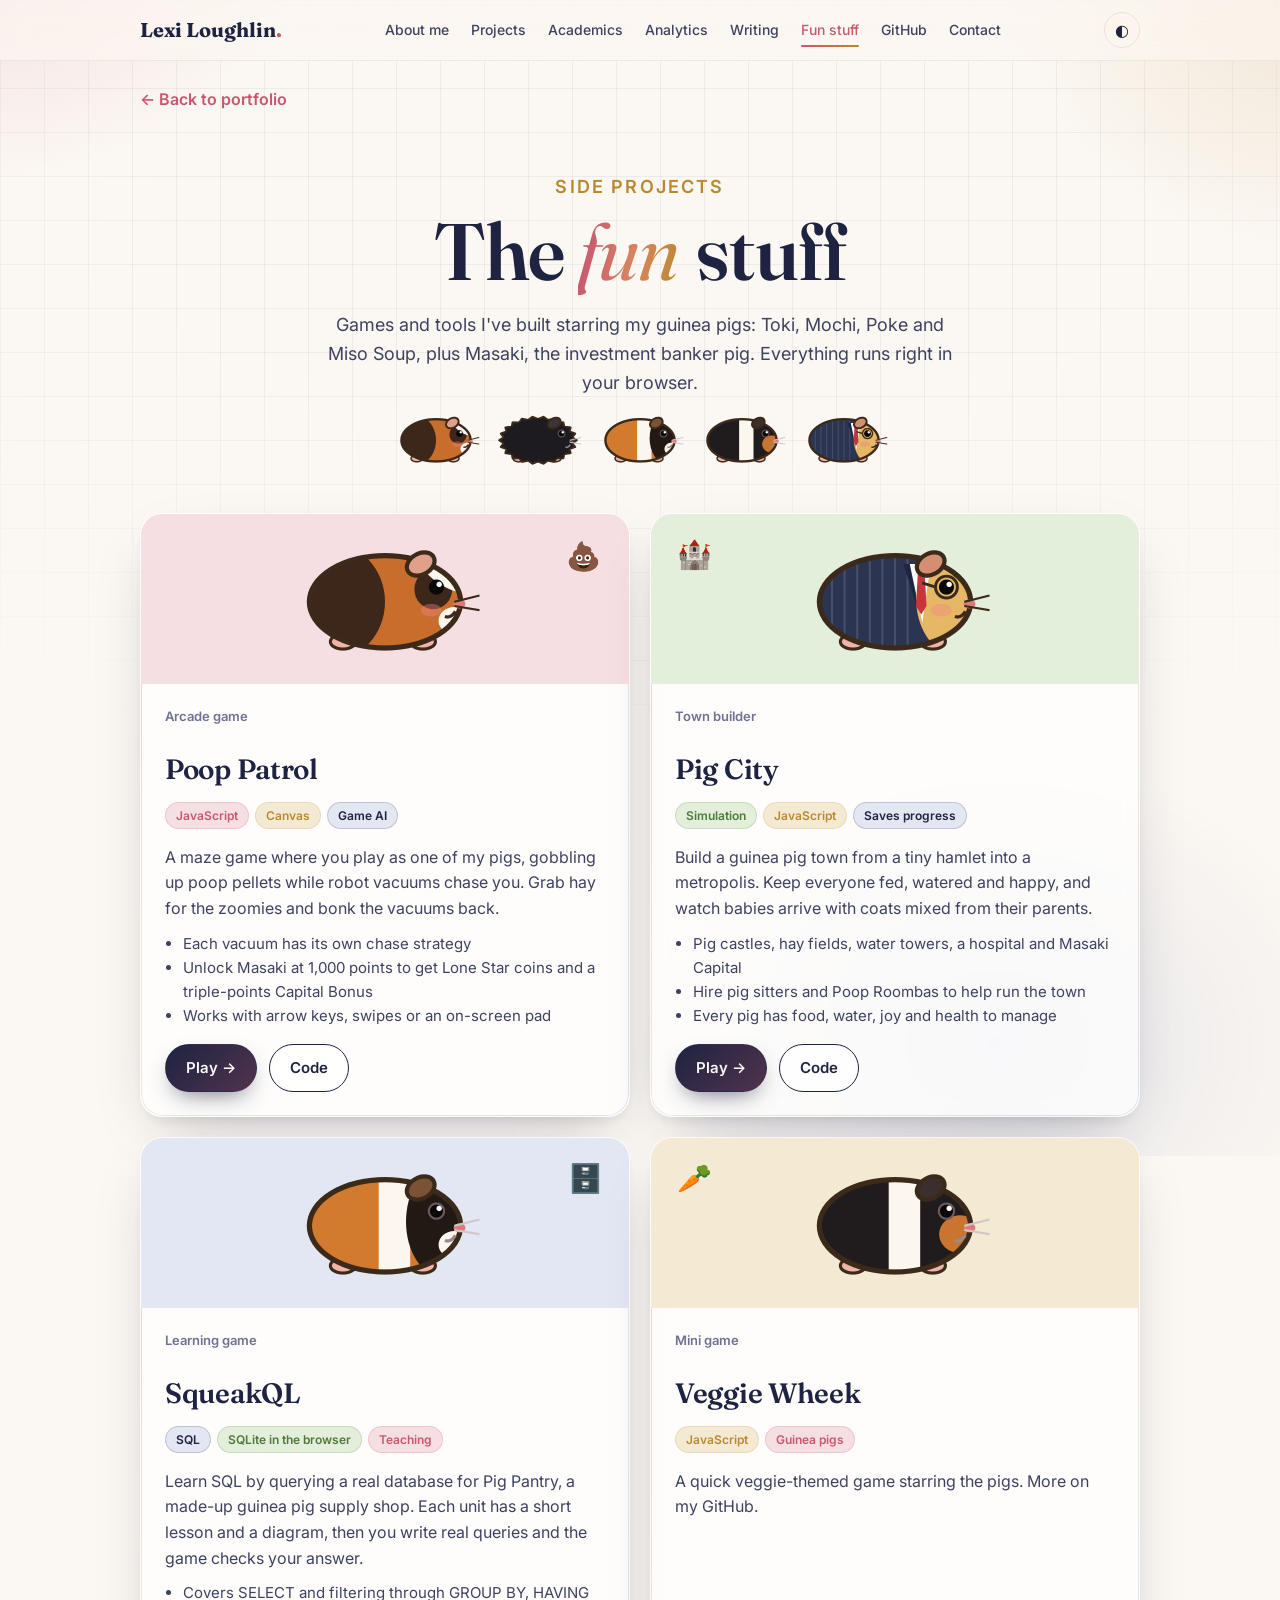
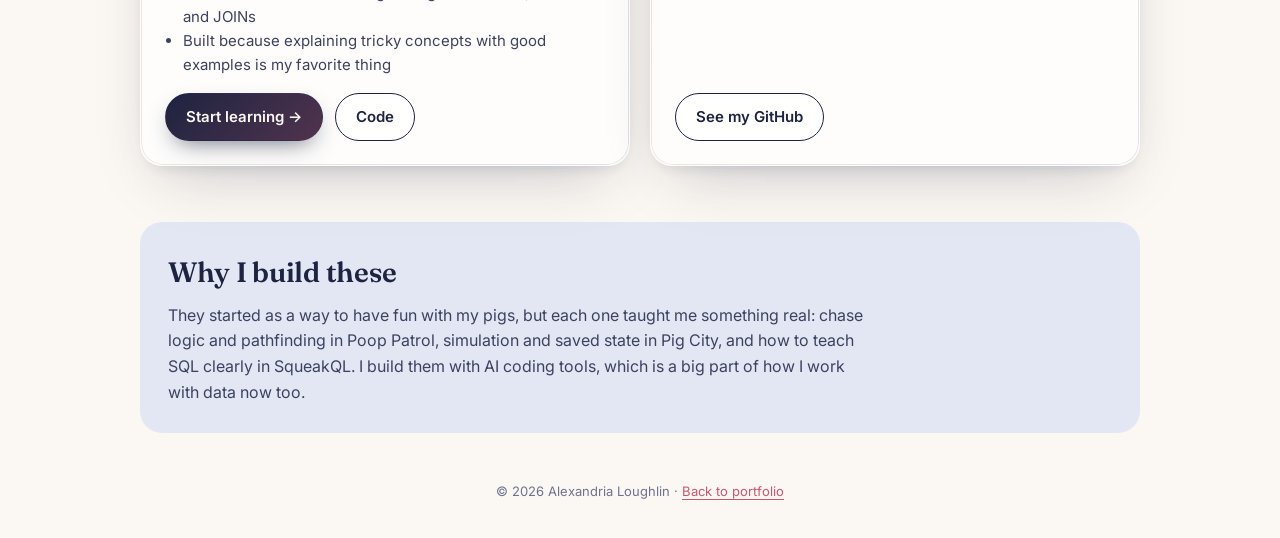
<file: fun.html>
<!doctype html>
<html lang="en">
<head>
<meta charset="utf-8">
<meta name="viewport" content="width=device-width, initial-scale=1, viewport-fit=cover">
<title>Lexi's Fun Stuff</title>
<meta name="description" content="Alexandria (Lexi) Loughlin: business analytics, strategy and research. M.S. Business Analytics candidate at SMU Cox.">
<link rel="preconnect" href="https://fonts.googleapis.com">
<link rel="stylesheet" href="https://fonts.googleapis.com/css2?family=Fraunces:opsz,wght@9..144,400;9..144,600;9..144,700&family=Inter:wght@400;500;600;700&display=swap">
<style>
:root {
  --bg: #fbf7f2;
  --surface: #ffffff;
  --ink: #1d2340;
  --body: #3d4260;
  --muted: #6e7290;
  --line: #e8e1d8;
  --rose: #c9576f;
  --rose-soft: #f6dfe3;
  --gold: #b9892f;
  --gold-soft: #f4ead3;
  --navy-soft: #e3e7f3;
  --sage-soft: #e3eedb;
  --sage: #4f7a3a;
  --serif: "Fraunces", Georgia, serif;
  --sans: "Inter", system-ui, -apple-system, sans-serif;
  color-scheme: light;
}
@media (prefers-color-scheme: dark) {
  :root:not([data-theme="light"]) {
    --bg: #14172a; --surface: #1c2038; --ink: #f3eee8; --body: #cfd2e2; --muted: #9a9eb8; --line: #2d3252;
    --rose: #ec8aa0; --rose-soft: #3a2433; --gold: #e2b867; --gold-soft: #3a3120; --navy-soft: #262b4a; --sage-soft: #24331f; --sage: #9cc67f;
    color-scheme: dark;
  }
}
:root[data-theme="dark"] {
  --bg: #14172a; --surface: #1c2038; --ink: #f3eee8; --body: #cfd2e2; --muted: #9a9eb8; --line: #2d3252;
  --rose: #ec8aa0; --rose-soft: #3a2433; --gold: #e2b867; --gold-soft: #3a3120; --navy-soft: #262b4a; --sage-soft: #24331f; --sage: #9cc67f;
  color-scheme: dark;
}
* { box-sizing: border-box; }
html { scroll-behavior: smooth; }
@media (prefers-reduced-motion: reduce) { html { scroll-behavior: auto; } * { transition: none !important; animation: none !important; } }
body { margin: 0; background: var(--bg); color: var(--body); font-family: var(--sans); font-size: 16px; line-height: 1.6; }
a { color: var(--rose); text-underline-offset: 3px; }
.wrap { max-width: 1040px; margin: 0 auto; padding: 0 max(20px, env(safe-area-inset-left, 0px)); }

/* nav */
nav { position: sticky; top: 0; z-index: 10; background: color-mix(in srgb, var(--bg) 88%, transparent); backdrop-filter: blur(10px); border-bottom: 1px solid var(--line); }
nav .wrap { display: flex; align-items: center; justify-content: space-between; height: 60px; gap: 12px; }
.mark { font-family: var(--serif); font-weight: 700; font-size: 20px; color: var(--ink); text-decoration: none; }
.mark span { color: var(--rose); }
.links { display: flex; gap: 22px; }
.links a { color: var(--body); text-decoration: none; font-size: 14px; font-weight: 500; }
.links a:hover { color: var(--rose); }
@media (max-width: 720px) { .links { display: none; } }

/* hero */
.hero { padding: 72px 0 56px; display: grid; grid-template-columns: 1.4fr 1fr; gap: 48px; align-items: center; }
@media (max-width: 820px) { .hero { grid-template-columns: 1fr; padding-top: 44px; gap: 32px; } }
.eyebrow { font-size: 13px; font-weight: 600; letter-spacing: .12em; text-transform: uppercase; color: var(--gold); margin: 0 0 14px; }
h1 { font-family: var(--serif); font-weight: 600; color: var(--ink); font-size: clamp(54px, 9vw, 92px); line-height: 1.02; margin: 0 0 18px; letter-spacing: -.01em; text-wrap: balance; }
h1 em { font-style: italic; color: var(--rose); font-weight: 400; }
.tagline { font-family: var(--serif); font-size: clamp(24px, 3.4vw, 32px); line-height: 1.28; color: var(--ink); margin: -2px 0 16px; max-width: 24ch; }
.lede { font-size: 18px; max-width: 56ch; margin: 0 0 26px; }
.ctas { display: flex; gap: 12px; flex-wrap: wrap; }
.btn { display: inline-flex; align-items: center; gap: 8px; padding: 11px 20px; border-radius: 999px; font-weight: 600; font-size: 15px; text-decoration: none; border: 1.5px solid var(--ink); }
.btn.primary { background: var(--ink); color: var(--bg); }
.btn.ghost { color: var(--ink); }
.btn:hover { transform: translateY(-1px); }

.reel { position: relative; min-height: 400px; }
.reel::before { content: ""; position: absolute; inset: 8% 6%; border-radius: 46% 54% 50% 50% / 52% 44% 56% 48%; background: linear-gradient(140deg, var(--rose-soft), var(--gold-soft) 60%, var(--navy-soft)); }
.hcard { position: absolute; display: flex; gap: 12px; align-items: center; background: var(--surface); border: 1px solid var(--line); border-radius: 16px; padding: 12px 16px 12px 12px; box-shadow: 0 14px 34px rgba(29,35,64,.12); width: min(300px, 88%); animation: float 6s ease-in-out infinite; }
.hcard b { display: block; color: var(--ink); font-family: var(--serif); font-size: 17px; line-height: 1.2; }
.hcard span { font-size: 13px; color: var(--muted); line-height: 1.35; display: block; }
.hi { width: 44px; height: 44px; border-radius: 12px; display: grid; place-items: center; font-size: 22px; flex: none; }
.h1c { top: 2%; left: 0; transform: rotate(-3deg); }
.h2c { top: 26%; right: 0; transform: rotate(2deg); animation-delay: -1.5s; }
.h3c { top: 51%; left: 4%; transform: rotate(-1.5deg); animation-delay: -3s; }
.h4c { top: 76%; right: 4%; transform: rotate(2.5deg); animation-delay: -4.5s; }
@keyframes float { 0%, 100% { translate: 0 0; } 50% { translate: 0 -8px; } }
@media (max-width: 820px) { .reel { min-height: 0; display: flex; flex-direction: column; gap: 12px; } .reel::before { display: none; } .hcard { position: static; transform: none; width: 100%; animation: none; } }
.eyebrow .dot { display: inline-block; width: 8px; height: 8px; border-radius: 50%; background: var(--sage); margin-right: 8px; vertical-align: 1px; box-shadow: 0 0 0 4px var(--sage-soft); }
.hl { padding: 0 .12em; border-radius: 6px; box-decoration-break: clone; -webkit-box-decoration-break: clone; }
.hl-rose { background: linear-gradient(transparent 55%, var(--rose-soft) 55%); }
.hl-gold { background: linear-gradient(transparent 55%, var(--gold-soft) 55%); }
.logos { display: flex; flex-wrap: wrap; gap: 8px 18px; margin-top: 28px; font-size: 13px; font-weight: 600; letter-spacing: .04em; text-transform: uppercase; color: var(--muted); }
.logos span + span::before { content: "·"; margin-right: 18px; color: var(--line); }
.fit { background: var(--surface); border: 1px solid var(--line); border-radius: 22px; padding: 30px; border-left: 6px solid var(--rose); }
.avail { display: inline-flex; align-items: center; gap: 8px; background: var(--sage-soft); color: var(--sage); font-weight: 600; font-size: 14px; border-radius: 999px; padding: 6px 14px; }
.avail .dot { width: 8px; height: 8px; border-radius: 50%; background: var(--sage); flex: none; }
.seek-lead { font-family: var(--serif); font-size: clamp(24px, 3.2vw, 32px); color: var(--ink); line-height: 1.25; margin: 18px 0 14px; max-width: 30ch; }
.seek-lead em { color: var(--rose); }
.checks { list-style: none; padding: 0; margin: 0 0 18px; display: grid; grid-template-columns: repeat(2, minmax(0, 1fr)); gap: 12px 24px; }
@media (max-width: 700px) { .checks { grid-template-columns: 1fr; } }
.checks li { position: relative; padding-left: 30px; }
.checks li::before { content: "✓"; position: absolute; left: 0; top: 1px; width: 20px; height: 20px; border-radius: 50%; background: var(--rose-soft); color: var(--rose); font-size: 12px; font-weight: 700; display: grid; place-items: center; }
.checks b { color: var(--ink); }
.roles { display: flex; flex-wrap: wrap; gap: 8px; }
.roles span { font-size: 13.5px; font-weight: 600; padding: 6px 12px; border-radius: 10px; background: var(--navy-soft); color: var(--ink); }
.story { display: grid; grid-template-columns: 1.35fr 1fr; gap: 36px; align-items: start; }
@media (max-width: 860px) { .story { grid-template-columns: 1fr; } }
.story-text p { margin: 0 0 16px; font-size: 17px; max-width: 62ch; }
.story-text b { color: var(--ink); }
.story-lead { font-family: var(--serif); font-size: clamp(24px, 3vw, 30px) !important; line-height: 1.3; color: var(--ink); }
.journey { list-style: none; margin: 0; padding: 24px; background: var(--surface); border: 1px solid var(--line); border-radius: 22px; position: relative; }
.journey li { display: flex; gap: 14px; align-items: flex-start; position: relative; padding-bottom: 22px; }
.journey li:last-child { padding-bottom: 0; }
.journey li:not(:last-child)::after { content: ""; position: absolute; left: 21px; top: 46px; bottom: 2px; width: 2px; background: repeating-linear-gradient(var(--line) 0 5px, transparent 5px 9px); }
.jdot { width: 44px; height: 44px; border-radius: 50%; display: grid; place-items: center; font-size: 20px; flex: none; border: 2px solid var(--surface); box-shadow: 0 0 0 1.5px var(--line); }
.journey b { display: block; color: var(--ink); font-family: var(--serif); font-size: 18px; line-height: 1.2; margin-top: 2px; }
.journey span { font-size: 14px; color: var(--muted); }
.journey .now b { color: var(--rose); }
.portrait { position: relative; aspect-ratio: 1; max-width: 360px; width: 100%; justify-self: center; }
.portrait .blob { position: absolute; inset: 0; border-radius: 46% 54% 50% 50% / 52% 44% 56% 48%; background: linear-gradient(140deg, var(--rose-soft), var(--gold-soft) 60%, var(--navy-soft)); }
.portrait .initials { position: absolute; inset: 0; display: grid; place-items: center; font-family: var(--serif); font-size: clamp(90px, 16vw, 140px); font-weight: 600; color: var(--ink); letter-spacing: -.04em; }
.badge { position: absolute; background: var(--surface); border: 1px solid var(--line); border-radius: 14px; padding: 10px 14px; box-shadow: 0 10px 30px rgba(29,35,64,.10); font-size: 13px; line-height: 1.35; }
.badge b { display: block; color: var(--ink); font-size: 15px; }
.badge.b1 { left: -6%; bottom: 14%; }
.badge.b2 { right: -4%; top: 10%; }
@media (max-width: 420px) { .badge.b1 { left: 0; } .badge.b2 { right: 0; } }

/* stats */
.stats { display: grid; grid-template-columns: repeat(4, minmax(0, 1fr)); gap: 14px; margin-bottom: 72px; }
@media (max-width: 760px) { .stats { grid-template-columns: repeat(2, minmax(0, 1fr)); } }
.stat { background: var(--surface); border: 1px solid var(--line); border-radius: 18px; padding: 20px; }
.stat .n { font-family: var(--serif); font-size: 36px; font-weight: 600; color: var(--ink); line-height: 1; }
.stat .l { font-size: 14px; color: var(--muted); margin-top: 8px; }
.stat:nth-child(1) { border-top: 4px solid var(--rose); }
.stat:nth-child(2) { border-top: 4px solid var(--gold); }
.stat:nth-child(3) { border-top: 4px solid var(--sage); }
.stat:nth-child(4) { border-top: 4px solid var(--ink); }

/* sections */
section { padding: 24px 0 64px; scroll-margin-top: 70px; }
.sec-head { display: flex; align-items: baseline; gap: 14px; margin-bottom: 26px; }
.sec-head .num { font-family: var(--serif); color: var(--gold); font-size: 18px; }
h2 { font-family: var(--serif); font-weight: 600; color: var(--ink); font-size: clamp(30px, 4.5vw, 40px); margin: 0; letter-spacing: -.01em; }
h3 { font-family: var(--serif); font-weight: 600; color: var(--ink); font-size: 21px; margin: 0 0 4px; line-height: 1.25; }

/* featured project */
.feature { display: grid; grid-template-columns: 1.1fr 1fr; gap: 0; background: var(--surface); border: 1px solid var(--line); border-radius: 22px; overflow: hidden; margin-bottom: 18px; }
@media (max-width: 820px) { .feature { grid-template-columns: 1fr; } }
.feature .txt { padding: 30px; }
.feature .viz { background: var(--navy-soft); padding: 26px; display: flex; flex-direction: column; justify-content: center; gap: 12px; }
.tag { display: inline-block; font-size: 12px; font-weight: 600; padding: 3px 10px; border-radius: 999px; margin: 0 6px 6px 0; }
.t-rose { background: var(--rose-soft); color: var(--rose); }
.t-gold { background: var(--gold-soft); color: var(--gold); }
.t-sage { background: var(--sage-soft); color: var(--sage); }
.t-navy { background: var(--navy-soft); color: var(--ink); }
.kicker { font-size: 13px; color: var(--muted); font-weight: 600; margin-bottom: 10px; }
.feature ul { padding-left: 18px; margin: 14px 0 0; }
.feature li { margin-bottom: 6px; }
.flow { display: grid; grid-template-columns: repeat(4, 1fr); gap: 8px; }
.flow div { background: var(--surface); border-radius: 12px; padding: 12px 8px; text-align: center; font-size: 12.5px; font-weight: 600; color: var(--ink); position: relative; border: 1px solid var(--line); }
.flow div span { display: block; font-size: 22px; margin-bottom: 4px; }
.depts { display: flex; flex-wrap: wrap; gap: 6px; }
.depts span { background: var(--surface); border: 1px solid var(--line); border-radius: 999px; padding: 4px 10px; font-size: 12.5px; font-weight: 500; }
.result { background: var(--surface); border-left: 4px solid var(--sage); border-radius: 10px; padding: 12px 14px; font-size: 14.5px; color: var(--ink); }

.grid { display: grid; grid-template-columns: repeat(3, minmax(0, 1fr)); gap: 16px; }
@media (max-width: 900px) { .grid { grid-template-columns: repeat(2, minmax(0, 1fr)); } }
@media (max-width: 580px) { .grid { grid-template-columns: 1fr; } }
.card { background: var(--surface); border: 1px solid var(--line); border-radius: 18px; padding: 22px; display: flex; flex-direction: column; gap: 8px; }
.card .icon { width: 42px; height: 42px; border-radius: 12px; display: grid; place-items: center; font-size: 21px; margin-bottom: 4px; }
.card p { margin: 0; font-size: 15px; }

/* timeline */
.timeline { position: relative; padding-left: 28px; }
.timeline::before { content: ""; position: absolute; left: 7px; top: 6px; bottom: 6px; width: 2px; background: var(--line); }
.item { position: relative; padding-bottom: 28px; }
.item::before { content: ""; position: absolute; left: -27px; top: 6px; width: 14px; height: 14px; border-radius: 50%; background: var(--bg); border: 3px solid var(--rose); }
.item.gold::before { border-color: var(--gold); }
.item.sage::before { border-color: var(--sage); }
.item.navy::before { border-color: var(--ink); }
.item .when { font-size: 13px; font-weight: 600; color: var(--muted); }
.item .org { font-weight: 600; color: var(--body); margin-bottom: 6px; }
.item p { margin: 0; max-width: 68ch; }

/* skills */
.skills { display: grid; grid-template-columns: repeat(3, minmax(0, 1fr)); gap: 16px; }
@media (max-width: 820px) { .skills { grid-template-columns: 1fr; } }
.skillset { background: var(--surface); border: 1px solid var(--line); border-radius: 18px; padding: 22px; }
.skillset h3 { font-size: 18px; margin-bottom: 12px; }
.chips { display: flex; flex-wrap: wrap; gap: 8px; }
.chips span { font-size: 13.5px; font-weight: 500; padding: 6px 12px; border-radius: 10px; background: var(--bg); border: 1px solid var(--line); color: var(--ink); }

/* edu */
.edu { display: grid; grid-template-columns: repeat(2, minmax(0, 1fr)); gap: 16px; }
@media (max-width: 680px) { .edu { grid-template-columns: 1fr; } }

/* beyond */
.beyond { display: grid; grid-template-columns: 1.2fr 1fr; gap: 16px; }
@media (max-width: 820px) { .beyond { grid-template-columns: 1fr; } }
.ice { align-self: start; background: linear-gradient(150deg, var(--navy-soft), var(--surface)); border: 1px solid var(--line); border-radius: 22px; padding: 30px; position: relative; overflow: hidden; }
.ice svg { position: absolute; right: -10px; bottom: -10px; width: 170px; opacity: .55; }
.ice .big { font-family: var(--serif); font-size: 26px; color: var(--ink); line-height: 1.25; margin: 6px 0 12px; max-width: 22ch; }
.stack { display: flex; flex-direction: column; gap: 16px; }

.games { display: grid; grid-template-columns: repeat(3, minmax(0, 1fr)); gap: 12px; margin-top: 14px; }
@media (max-width: 580px) { .games { grid-template-columns: 1fr; } }
.game { text-decoration: none; color: var(--ink); background: var(--rose-soft); border-radius: 14px; padding: 14px; display: flex; flex-direction: column; gap: 6px; }
.game:hover { outline: 2px solid var(--rose); }
.game b { font-family: var(--serif); font-size: 18px; }
.game span { font-size: 13px; color: var(--body); }
.game canvas { width: 100%; height: 56px; }

/* contact */
.contact { background: var(--ink); color: var(--bg); border-radius: 26px; padding: 44px; text-align: center; margin-bottom: 40px; }
.contact h2 { color: var(--bg); }
.contact p { color: color-mix(in srgb, var(--bg) 80%, transparent); max-width: 52ch; margin: 12px auto 22px; }
.contact .btn { border-color: var(--bg); color: var(--bg); }
.contact .btn.primary { background: var(--bg); color: var(--ink); }
footer { text-align: center; font-size: 13px; color: var(--muted); padding: 0 0 36px; }
.theme { background: none; border: 1px solid var(--line); border-radius: 999px; width: 36px; height: 36px; cursor: pointer; color: var(--ink); font-size: 16px; }

/* case study visuals */
.kpi { background: var(--surface); border-radius: 14px; padding: 14px; border: 1px solid var(--line); }
.kpi-label { font-size: 13px; font-weight: 600; color: var(--ink); margin-bottom: 10px; }
.split { display: flex; height: 34px; border-radius: 10px; overflow: hidden; font-size: 13px; font-weight: 700; color: #fff; }
.split div { display: flex; align-items: center; padding: 0 10px; white-space: nowrap; }
.pareto { display: flex; flex-direction: column; gap: 8px; }
.pareto > div { display: grid; grid-template-columns: 104px 1fr 42px; align-items: center; gap: 8px; font-size: 13px; }
.pareto b { color: var(--ink); text-align: right; }
.pbar { height: 12px; border-radius: 999px; background: var(--line); overflow: hidden; }
.pbar i { display: block; height: 100%; border-radius: 999px; }
.donutrow { display: flex; align-items: center; gap: 14px; background: var(--surface); border: 1px solid var(--line); border-radius: 14px; padding: 14px; }
.donutrow p { margin: 0; font-size: 14.5px; color: var(--ink); }
.donut { width: 92px; height: 92px; flex: none; }
.donut text { font-family: var(--serif); font-size: 9px; font-weight: 700; fill: var(--ink); }
.mini-dash { background: var(--surface); border: 1px solid var(--line); border-radius: 14px; padding: 16px; display: flex; flex-direction: column; gap: 12px; }
.md-row { display: grid; grid-template-columns: 96px 1fr; align-items: center; gap: 10px; font-size: 13px; font-weight: 600; color: var(--ink); }
.note { font-size: 12px; color: var(--muted); margin: 0; }
.feature { margin-bottom: 22px; }
.filters { display: flex; gap: 8px; flex-wrap: wrap; margin: -8px 0 20px; }
.fbtn { font: inherit; font-size: 14px; font-weight: 600; padding: 7px 16px; border-radius: 999px; border: 1.5px solid var(--line); background: var(--surface); color: var(--body); cursor: pointer; }
.fbtn[aria-pressed="true"] { background: var(--ink); color: var(--bg); border-color: var(--ink); }
.card[hidden] { display: none; }
.honors { margin-top: 16px; background: var(--gold-soft); color: var(--ink); border-radius: 14px; padding: 14px 18px; font-size: 15px; }

.reveal { opacity: 0; transform: translateY(14px); transition: opacity .6s ease, transform .6s ease; }
.reveal.in { opacity: 1; transform: none; }

.fun-hero { padding: 60px 0 36px; text-align: center; }
.fun-hero h1 { font-size: clamp(46px, 8vw, 80px); }
.fun-hero p { font-size: 18px; max-width: 58ch; margin: 0 auto 10px; }
.pigrow-hero { display: flex; justify-content: center; gap: 6px; margin: 10px 0 6px; flex-wrap: wrap; }
.pigrow-hero canvas { width: 96px; height: 64px; }
.gcards { display: grid; grid-template-columns: repeat(2, minmax(0, 1fr)); gap: 20px; margin-bottom: 56px; }
@media (max-width: 760px) { .gcards { grid-template-columns: 1fr; } }
.gcard { background: var(--surface); border: 1px solid var(--line); border-radius: 22px; overflow: hidden; display: flex; flex-direction: column; }
.gart { height: 170px; display: grid; place-items: center; position: relative; }
.gart canvas { width: 210px; height: 140px; }
.gart .emoji { position: absolute; font-size: 28px; }
.gbody { padding: 22px 24px 24px; display: flex; flex-direction: column; gap: 10px; flex: 1; }
.gbody h2 { font-size: 28px; }
.gbody p { margin: 0; }
.gbody ul { margin: 0; padding-left: 18px; font-size: 15px; }
.gbody .ctas { margin-top: auto; padding-top: 6px; }
.back { display: inline-block; margin: 26px 0 0; font-weight: 600; text-decoration: none; }
.behind { background: var(--navy-soft); border-radius: 22px; padding: 28px; margin-bottom: 48px; }
.behind h2 { font-size: 28px; margin-bottom: 8px; }
.behind p { margin: 0; max-width: 70ch; }
</style>
<link rel="stylesheet" href="polish.css">
</head>
<body>
<nav>
  <div class="wrap">
    <a class="mark" href="./">Lexi Loughlin<span>.</span></a>
    <div class="links"><a href="about.html">About me</a><a href="projects.html">Projects</a><a href="academics.html">Academics</a><a href="analytics.html">Analytics</a><a href="writing.html">Writing</a><a href="fun.html" style="color:var(--rose)">Fun stuff</a><a href="github.html">GitHub</a><a href="./#contact">Contact</a></div>
    <button class="theme" id="theme" aria-label="Switch light or dark mode">◐</button>
  </div>
</nav>
<main class="wrap">
  <a class="back" href="./">← Back to portfolio</a>
  <header class="fun-hero">
    <p class="eyebrow">Side projects</p>
    <h1>The <em>fun</em> stuff</h1>
    <p>Games and tools I've built starring my guinea pigs: Toki, Mochi, Poke and Miso Soup, plus Masaki, the investment banker pig. Everything runs right in your browser.</p>
    <div class="pigrow-hero" aria-hidden="true"><canvas data-pig="0" width="192" height="128"></canvas><canvas data-pig="1" width="192" height="128"></canvas><canvas data-pig="2" width="192" height="128"></canvas><canvas data-pig="3" width="192" height="128"></canvas><canvas data-pig="4" width="192" height="128"></canvas></div>
  </header>

  <div class="gcards">
    <article class="gcard reveal">
      <div class="gart" style="background:var(--rose-soft)"><canvas data-pig="0" width="420" height="280"></canvas><span class="emoji" style="top:20px;right:28px">💩</span></div>
      <div class="gbody">
        <div class="kicker">Arcade game</div>
        <h2>Poop Patrol</h2>
        <div><span class="tag t-rose">JavaScript</span><span class="tag t-gold">Canvas</span><span class="tag t-navy">Game AI</span></div>
        <p>A maze game where you play as one of my pigs, gobbling up poop pellets while robot vacuums chase you. Grab hay for the zoomies and bonk the vacuums back.</p>
        <ul><li>Each vacuum has its own chase strategy</li><li>Unlock Masaki at 1,000 points to get Lone Star coins and a triple-points Capital Bonus</li><li>Works with arrow keys, swipes or an on-screen pad</li></ul>
        <div class="ctas"><a class="btn primary" href="https://lexiloughlin.github.io/poop-patrol/">Play →</a><a class="btn ghost" href="https://github.com/lexiloughlin/poop-patrol">Code</a></div>
      </div>
    </article>
    <article class="gcard reveal">
      <div class="gart" style="background:var(--sage-soft)"><canvas data-pig="4" width="420" height="280"></canvas><span class="emoji" style="top:18px;left:26px">🏰</span></div>
      <div class="gbody">
        <div class="kicker">Town builder</div>
        <h2>Pig City</h2>
        <div><span class="tag t-sage">Simulation</span><span class="tag t-gold">JavaScript</span><span class="tag t-navy">Saves progress</span></div>
        <p>Build a guinea pig town from a tiny hamlet into a metropolis. Keep everyone fed, watered and happy, and watch babies arrive with coats mixed from their parents.</p>
        <ul><li>Pig castles, hay fields, water towers, a hospital and Masaki Capital</li><li>Hire pig sitters and Poop Roombas to help run the town</li><li>Every pig has food, water, joy and health to manage</li></ul>
        <div class="ctas"><a class="btn primary" href="https://lexiloughlin.github.io/pig-city/">Play →</a><a class="btn ghost" href="https://github.com/lexiloughlin/pig-city">Code</a></div>
      </div>
    </article>
    <article class="gcard reveal">
      <div class="gart" style="background:var(--navy-soft)"><canvas data-pig="2" width="420" height="280"></canvas><span class="emoji" style="top:18px;right:26px">🗄️</span></div>
      <div class="gbody">
        <div class="kicker">Learning game</div>
        <h2>SqueakQL</h2>
        <div><span class="tag t-navy">SQL</span><span class="tag t-sage">SQLite in the browser</span><span class="tag t-rose">Teaching</span></div>
        <p>Learn SQL by querying a real database for Pig Pantry, a made-up guinea pig supply shop. Each unit has a short lesson and a diagram, then you write real queries and the game checks your answer.</p>
        <ul><li>Covers SELECT and filtering through GROUP BY, HAVING and JOINs</li><li>Built because explaining tricky concepts with good examples is my favorite thing</li></ul>
        <div class="ctas"><a class="btn primary" href="https://lexiloughlin.github.io/squeakql/">Start learning →</a><a class="btn ghost" href="https://github.com/lexiloughlin/squeakql">Code</a></div>
      </div>
    </article>
    <article class="gcard reveal">
      <div class="gart" style="background:var(--gold-soft)"><canvas data-pig="3" width="420" height="280"></canvas><span class="emoji" style="top:18px;left:26px">🥕</span></div>
      <div class="gbody">
        <div class="kicker">Mini game</div>
        <h2>Veggie Wheek</h2>
        <div><span class="tag t-gold">JavaScript</span><span class="tag t-rose">Guinea pigs</span></div>
        <p>A quick veggie-themed game starring the pigs. More on my GitHub.</p>
        <div class="ctas"><a class="btn ghost" href="https://github.com/lexiloughlin">See my GitHub</a></div>
      </div>
    </article>
  </div>

  <div class="behind reveal">
    <h2>Why I build these</h2>
    <p>They started as a way to have fun with my pigs, but each one taught me something real: chase logic and pathfinding in Poop Patrol, simulation and saved state in Pig City, and how to teach SQL clearly in SqueakQL. I build them with AI coding tools, which is a big part of how I work with data now too.</p>
  </div>
</main>
<footer>© <span id="yr"></span> Alexandria Loughlin · <a href="./">Back to portfolio</a></footer>

<script>
(() => {
  document.getElementById('yr').textContent = new Date().getFullYear();
  // theme toggle
  const root = document.documentElement, btn = document.getElementById('theme');
  try { const t = localStorage.getItem('ll-theme'); if (t) root.dataset.theme = t; } catch (e) {}
  btn.addEventListener('click', () => {
    const dark = root.dataset.theme ? root.dataset.theme === 'dark' : matchMedia('(prefers-color-scheme: dark)').matches;
    root.dataset.theme = dark ? 'light' : 'dark';
    try { localStorage.setItem('ll-theme', root.dataset.theme); } catch (e) {}
  });
  // reveal on scroll
  const io = 'IntersectionObserver' in window ? new IntersectionObserver(es => es.forEach(e => { if (e.isIntersecting) { e.target.classList.add('in'); io.unobserve(e.target); } }), { threshold: .12 }) : null;
  document.querySelectorAll('.reveal').forEach(el => io ? io.observe(el) : el.classList.add('in'));

  // project filters
  const fbtns = document.querySelectorAll('.fbtn');
  fbtns.forEach(b => b.addEventListener('click', () => {
    fbtns.forEach(x => x.setAttribute('aria-pressed', x === b ? 'true' : 'false'));
    document.querySelectorAll('#pgrid .card').forEach(card => { card.hidden = b.dataset.f !== 'all' && card.dataset.cat !== b.dataset.f; if (!card.hidden) card.classList.add('in'); });
  }));
  // little pig portraits on the game cards
  const WHITE = '#fbf6ee', INK = '#3b2a1a';
  const SKINS = [
    { base: '#c96d2c', rear: '#3d271b', eyePatch: '#3d271b', blaze: WHITE, chin: WHITE, ear: '#e0a08a' },
    { base: '#1e1b20', fluffy: true, ear: '#3c3438', dark: true, nose: '#5a4048' },
    { base: '#d27b2f', band: WHITE, head: '#221915', chin: WHITE, ear: '#7b5236', dark: true },
    { base: '#201b1c', band: WHITE, cheek: '#c9752f', ear: '#3a2f2c', dark: true },
    { base: '#2b3552', head: '#e6b866', suit: true, ear: '#d48f72', nose: '#d97b7b', glasses: true }
  ];
  function ell(c, x, y, rx, ry, rot = 0) { c.beginPath(); c.ellipse(x, y, rx, ry, rot, 0, Math.PI * 2); }

  // Side-view pig, origin at body centre, facing right. ~72 x 46 units.
  function drawPig(c, skin, o = {}) {
    const chew = o.chew || 0;
    c.lineJoin = 'round';
    c.fillStyle = '#f0b3a6';
    for (const fx of [-20, 18]) { ell(c, fx, 19, 6, 3.5); c.fill(); c.lineWidth = 1.5; c.strokeStyle = INK; c.stroke(); }
    const body = new Path2D(); body.ellipse(0, 0, 36, 22, 0, 0, Math.PI * 2);
    if (skin.fluffy) {
      const fur = new Path2D();
      for (let i = 0; i <= 44; i++) {
        const a = i / 44 * Math.PI * 2, k = i % 2 ? 1.0 : 1.12;
        const px = Math.cos(a) * 36 * k, py = Math.sin(a) * 22 * k;
        i ? fur.lineTo(px, py) : fur.moveTo(px, py);
      }
      fur.closePath();
      c.fillStyle = skin.base; c.fill(fur); c.lineWidth = 2.2; c.strokeStyle = INK; c.stroke(fur);
    }
    c.fillStyle = skin.base; c.fill(body);
    c.save(); c.clip(body);
    if (skin.rear) { c.fillStyle = skin.rear; ell(c, -26, 0, 26, 28); c.fill(); }
    if (skin.band) { c.fillStyle = skin.band; c.fillRect(-3, -30, 15, 60); }
    if (skin.head) { c.fillStyle = skin.head; ell(c, 27, -2, 17, 26); c.fill(); }
    if (skin.suit) {
      // pinstripes
      c.strokeStyle = 'rgba(255,255,255,.13)'; c.lineWidth = 1;
      for (let x = -36; x < 12; x += 6) { c.beginPath(); c.moveTo(x, -24); c.lineTo(x, 24); c.stroke(); }
      // shirt V + lapels + red tie at the collar
      c.fillStyle = '#fff'; c.beginPath(); c.moveTo(7, -18); c.lineTo(13, 10); c.lineTo(17, -18); c.closePath(); c.fill();
      c.fillStyle = '#1d2540'; c.beginPath(); c.moveTo(4, -18); c.lineTo(11, 4); c.lineTo(7, -18); c.closePath(); c.fill();
      c.fillStyle = '#c8343c'; c.beginPath(); c.moveTo(11, -16); c.lineTo(14, -16); c.lineTo(15, 2); c.lineTo(12.5, 6); c.lineTo(10, 2); c.closePath(); c.fill();
    }
    if (skin.cheek) { c.fillStyle = skin.cheek; ell(c, 31, 4, 10, 9); c.fill(); }
    if (skin.eyePatch) { c.fillStyle = skin.eyePatch; ell(c, 23, -6, 9, 9.5); c.fill(); }
    if (skin.blaze) { c.fillStyle = skin.blaze; ell(c, 29, -12, 13, 4.5, 0.55); c.fill(); }
    if (skin.chin) { c.fillStyle = skin.chin; ell(c, 33, 9, 7.5, 6.5); c.fill(); }
    c.restore();
    if (!skin.fluffy) { c.lineWidth = 2.5; c.strokeStyle = INK; c.stroke(body); }
    c.fillStyle = skin.ear; ell(c, 17, -18, 7, 5, -0.5); c.fill(); c.lineWidth = 2; c.strokeStyle = INK; c.stroke();
    if (o.sad) {
      c.beginPath(); c.moveTo(21, -10); c.lineTo(28, -4); c.moveTo(21, -4); c.lineTo(28, -10);
      c.lineWidth = 2; c.strokeStyle = skin.dark ? '#fff' : INK; c.stroke();
    } else {
      c.fillStyle = '#0b0809'; ell(c, 24.5, -7, 3.6, 3.6); c.fill();
      if (skin.dark) { c.lineWidth = 1; c.strokeStyle = '#6b5a5f'; c.stroke(); }
      c.fillStyle = '#fff'; ell(c, 25.8, -8.3, 1.3, 1.3); c.fill();
    }
    if (skin.glasses && !o.sad) {
      c.lineWidth = 1.4; c.strokeStyle = INK;
      ell(c, 24.5, -7, 5.2, 5.2); c.stroke();
      c.beginPath(); c.moveTo(19.3, -7); c.lineTo(13, -9); c.stroke();
    }
    c.fillStyle = skin.nose || '#e07a7a'; ell(c, 35.5, 1, 2.8, 2.2); c.fill();
    c.beginPath(); c.moveTo(33.5, 4.5); c.quadraticCurveTo(31.5, 8 + chew, 28.5, 7);
    c.lineWidth = 1.5; c.strokeStyle = skin.dark ? '#9a8a8f' : INK; c.stroke();
    c.beginPath(); c.moveTo(33, 0); c.lineTo(45, -3); c.moveTo(33, 2); c.lineTo(45, 4);
    c.lineWidth = 1; c.strokeStyle = skin.dark ? '#cfc6c8' : INK; c.stroke();
    if (!skin.dark) { c.fillStyle = 'rgba(240,130,130,.4)'; ell(c, 22, 4, 5, 3); c.fill(); }
  }

  function drawPoop(c, x, y, a, s = 1) {
    c.save(); c.translate(x, y); c.rotate(a); c.scale(s, s);
    c.fillStyle = '#4a3020'; ell(c, 0, 0, 3, 1.7); c.fill();
    c.fillStyle = 'rgba(255,255,255,.35)'; ell(c, -0.8, -0.6, 1, .45); c.fill();
    c.restore();
  }
  document.querySelectorAll('canvas[data-pig]').forEach(cv => {
    const c = cv.getContext('2d'), w = cv.width, h = cv.height, k = Math.min(h / 112 * 1.7, w / 100); c.translate(w / 2, h * .52); c.scale(k, k); drawPig(c, SKINS[+cv.dataset.pig]);
  });
})();
</script>
<script src="polish.js" defer></script>
</body>
</html>
</file>
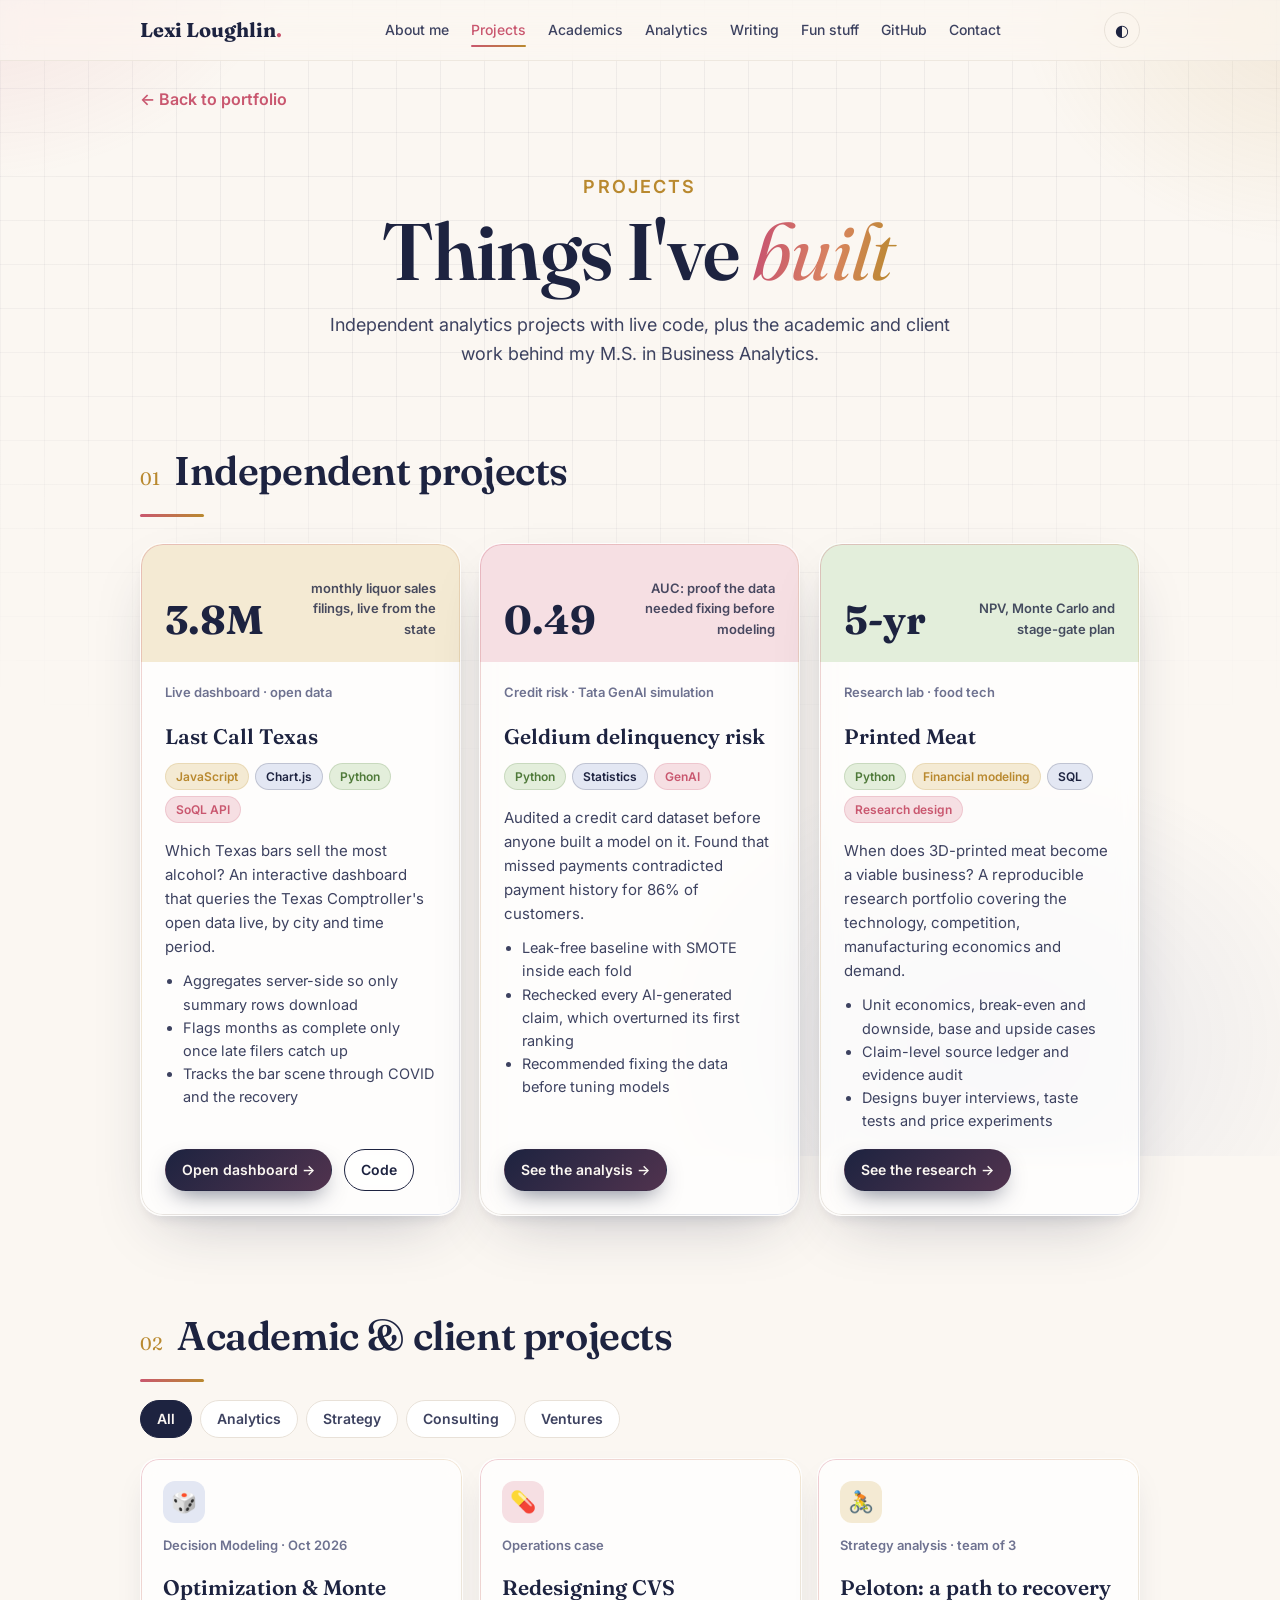
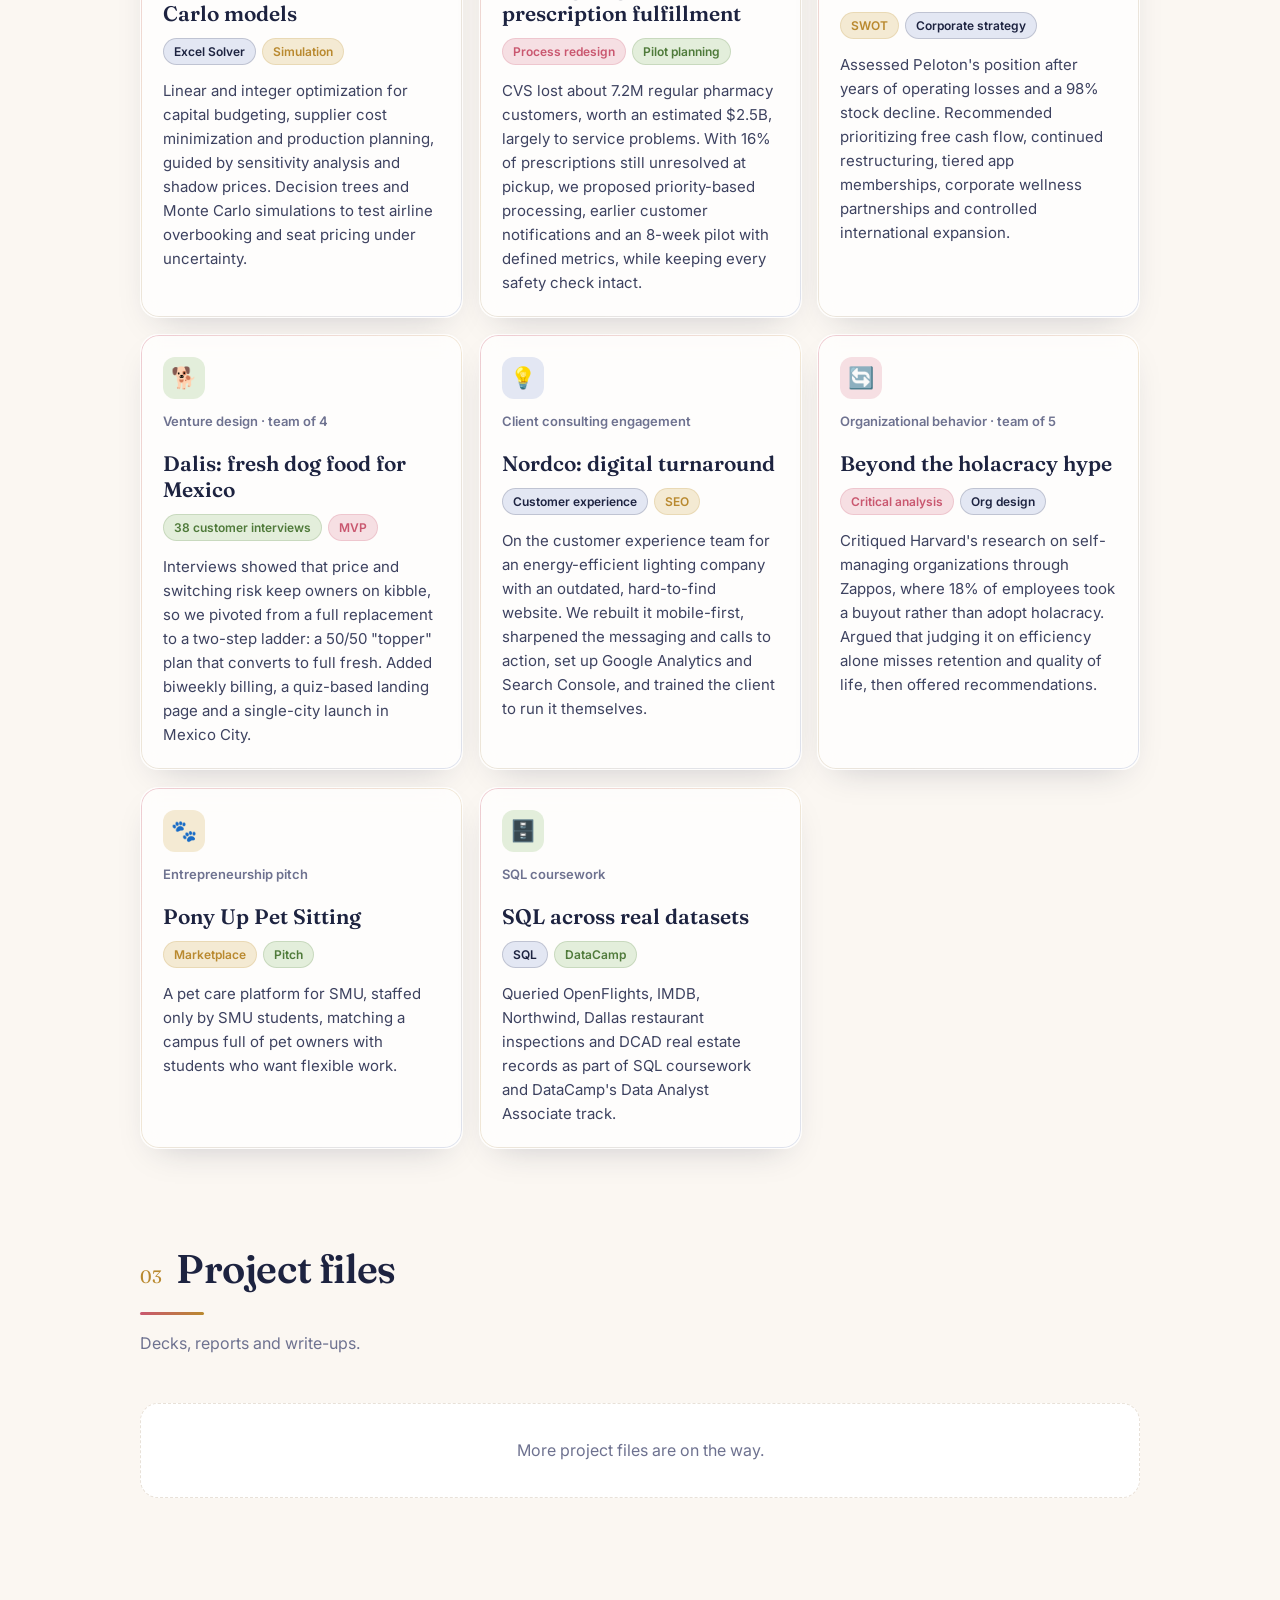
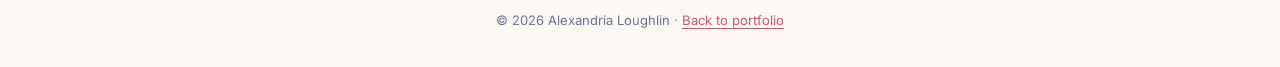
<file: projects.html>
<!doctype html>
<html lang="en">
<head>
<meta charset="utf-8">
<meta name="viewport" content="width=device-width, initial-scale=1, viewport-fit=cover">
<title>Lexi's Projects</title>
<meta name="description" content="Alexandria (Lexi) Loughlin: business analytics, strategy and research. M.S. Business Analytics candidate at SMU Cox.">
<link rel="preconnect" href="https://fonts.googleapis.com">
<link rel="stylesheet" href="https://fonts.googleapis.com/css2?family=Fraunces:opsz,wght@9..144,400;9..144,600;9..144,700&family=Inter:wght@400;500;600;700&display=swap">
<style>
:root {
  --bg: #fbf7f2;
  --surface: #ffffff;
  --ink: #1d2340;
  --body: #3d4260;
  --muted: #6e7290;
  --line: #e8e1d8;
  --rose: #c9576f;
  --rose-soft: #f6dfe3;
  --gold: #b9892f;
  --gold-soft: #f4ead3;
  --navy-soft: #e3e7f3;
  --sage-soft: #e3eedb;
  --sage: #4f7a3a;
  --serif: "Fraunces", Georgia, serif;
  --sans: "Inter", system-ui, -apple-system, sans-serif;
  color-scheme: light;
}
@media (prefers-color-scheme: dark) {
  :root:not([data-theme="light"]) {
    --bg: #14172a; --surface: #1c2038; --ink: #f3eee8; --body: #cfd2e2; --muted: #9a9eb8; --line: #2d3252;
    --rose: #ec8aa0; --rose-soft: #3a2433; --gold: #e2b867; --gold-soft: #3a3120; --navy-soft: #262b4a; --sage-soft: #24331f; --sage: #9cc67f;
    color-scheme: dark;
  }
}
:root[data-theme="dark"] {
  --bg: #14172a; --surface: #1c2038; --ink: #f3eee8; --body: #cfd2e2; --muted: #9a9eb8; --line: #2d3252;
  --rose: #ec8aa0; --rose-soft: #3a2433; --gold: #e2b867; --gold-soft: #3a3120; --navy-soft: #262b4a; --sage-soft: #24331f; --sage: #9cc67f;
  color-scheme: dark;
}
* { box-sizing: border-box; }
html { scroll-behavior: smooth; }
@media (prefers-reduced-motion: reduce) { html { scroll-behavior: auto; } * { transition: none !important; animation: none !important; } }
body { margin: 0; background: var(--bg); color: var(--body); font-family: var(--sans); font-size: 16px; line-height: 1.6; }
a { color: var(--rose); text-underline-offset: 3px; }
.wrap { max-width: 1040px; margin: 0 auto; padding: 0 max(20px, env(safe-area-inset-left, 0px)); }

/* nav */
nav { position: sticky; top: 0; z-index: 10; background: color-mix(in srgb, var(--bg) 88%, transparent); backdrop-filter: blur(10px); border-bottom: 1px solid var(--line); }
nav .wrap { display: flex; align-items: center; justify-content: space-between; height: 60px; gap: 12px; }
.mark { font-family: var(--serif); font-weight: 700; font-size: 20px; color: var(--ink); text-decoration: none; }
.mark span { color: var(--rose); }
.links { display: flex; gap: 22px; }
.links a { color: var(--body); text-decoration: none; font-size: 14px; font-weight: 500; }
.links a:hover { color: var(--rose); }
@media (max-width: 720px) { .links { display: none; } }

/* hero */
.hero { padding: 72px 0 56px; display: grid; grid-template-columns: 1.4fr 1fr; gap: 48px; align-items: center; }
@media (max-width: 820px) { .hero { grid-template-columns: 1fr; padding-top: 44px; gap: 32px; } }
.eyebrow { font-size: 13px; font-weight: 600; letter-spacing: .12em; text-transform: uppercase; color: var(--gold); margin: 0 0 14px; }
h1 { font-family: var(--serif); font-weight: 600; color: var(--ink); font-size: clamp(54px, 9vw, 92px); line-height: 1.02; margin: 0 0 18px; letter-spacing: -.01em; text-wrap: balance; }
h1 em { font-style: italic; color: var(--rose); font-weight: 400; }
.tagline { font-family: var(--serif); font-size: clamp(24px, 3.4vw, 32px); line-height: 1.28; color: var(--ink); margin: -2px 0 16px; max-width: 24ch; }
.lede { font-size: 18px; max-width: 56ch; margin: 0 0 26px; }
.ctas { display: flex; gap: 12px; flex-wrap: wrap; }
.btn { display: inline-flex; align-items: center; gap: 8px; padding: 11px 20px; border-radius: 999px; font-weight: 600; font-size: 15px; text-decoration: none; border: 1.5px solid var(--ink); }
.btn.primary { background: var(--ink); color: var(--bg); }
.btn.ghost { color: var(--ink); }
.btn:hover { transform: translateY(-1px); }

.reel { position: relative; min-height: 400px; }
.reel::before { content: ""; position: absolute; inset: 8% 6%; border-radius: 46% 54% 50% 50% / 52% 44% 56% 48%; background: linear-gradient(140deg, var(--rose-soft), var(--gold-soft) 60%, var(--navy-soft)); }
.hcard { position: absolute; display: flex; gap: 12px; align-items: center; background: var(--surface); border: 1px solid var(--line); border-radius: 16px; padding: 12px 16px 12px 12px; box-shadow: 0 14px 34px rgba(29,35,64,.12); width: min(300px, 88%); animation: float 6s ease-in-out infinite; }
.hcard b { display: block; color: var(--ink); font-family: var(--serif); font-size: 17px; line-height: 1.2; }
.hcard span { font-size: 13px; color: var(--muted); line-height: 1.35; display: block; }
.hi { width: 44px; height: 44px; border-radius: 12px; display: grid; place-items: center; font-size: 22px; flex: none; }
.h1c { top: 2%; left: 0; transform: rotate(-3deg); }
.h2c { top: 26%; right: 0; transform: rotate(2deg); animation-delay: -1.5s; }
.h3c { top: 51%; left: 4%; transform: rotate(-1.5deg); animation-delay: -3s; }
.h4c { top: 76%; right: 4%; transform: rotate(2.5deg); animation-delay: -4.5s; }
@keyframes float { 0%, 100% { translate: 0 0; } 50% { translate: 0 -8px; } }
@media (max-width: 820px) { .reel { min-height: 0; display: flex; flex-direction: column; gap: 12px; } .reel::before { display: none; } .hcard { position: static; transform: none; width: 100%; animation: none; } }
.eyebrow .dot { display: inline-block; width: 8px; height: 8px; border-radius: 50%; background: var(--sage); margin-right: 8px; vertical-align: 1px; box-shadow: 0 0 0 4px var(--sage-soft); }
.hl { padding: 0 .12em; border-radius: 6px; box-decoration-break: clone; -webkit-box-decoration-break: clone; }
.hl-rose { background: linear-gradient(transparent 55%, var(--rose-soft) 55%); }
.hl-gold { background: linear-gradient(transparent 55%, var(--gold-soft) 55%); }
.logos { display: flex; flex-wrap: wrap; gap: 8px 18px; margin-top: 28px; font-size: 13px; font-weight: 600; letter-spacing: .04em; text-transform: uppercase; color: var(--muted); }
.logos span + span::before { content: "·"; margin-right: 18px; color: var(--line); }
.fit { background: var(--surface); border: 1px solid var(--line); border-radius: 22px; padding: 30px; border-left: 6px solid var(--rose); }
.avail { display: inline-flex; align-items: center; gap: 8px; background: var(--sage-soft); color: var(--sage); font-weight: 600; font-size: 14px; border-radius: 999px; padding: 6px 14px; }
.avail .dot { width: 8px; height: 8px; border-radius: 50%; background: var(--sage); flex: none; }
.seek-lead { font-family: var(--serif); font-size: clamp(24px, 3.2vw, 32px); color: var(--ink); line-height: 1.25; margin: 18px 0 14px; max-width: 30ch; }
.seek-lead em { color: var(--rose); }
.checks { list-style: none; padding: 0; margin: 0 0 18px; display: grid; grid-template-columns: repeat(2, minmax(0, 1fr)); gap: 12px 24px; }
@media (max-width: 700px) { .checks { grid-template-columns: 1fr; } }
.checks li { position: relative; padding-left: 30px; }
.checks li::before { content: "✓"; position: absolute; left: 0; top: 1px; width: 20px; height: 20px; border-radius: 50%; background: var(--rose-soft); color: var(--rose); font-size: 12px; font-weight: 700; display: grid; place-items: center; }
.checks b { color: var(--ink); }
.roles { display: flex; flex-wrap: wrap; gap: 8px; }
.roles span { font-size: 13.5px; font-weight: 600; padding: 6px 12px; border-radius: 10px; background: var(--navy-soft); color: var(--ink); }
.story { display: grid; grid-template-columns: 1.35fr 1fr; gap: 36px; align-items: start; }
@media (max-width: 860px) { .story { grid-template-columns: 1fr; } }
.story-text p { margin: 0 0 16px; font-size: 17px; max-width: 62ch; }
.story-text b { color: var(--ink); }
.story-lead { font-family: var(--serif); font-size: clamp(24px, 3vw, 30px) !important; line-height: 1.3; color: var(--ink); }
.journey { list-style: none; margin: 0; padding: 24px; background: var(--surface); border: 1px solid var(--line); border-radius: 22px; position: relative; }
.journey li { display: flex; gap: 14px; align-items: flex-start; position: relative; padding-bottom: 22px; }
.journey li:last-child { padding-bottom: 0; }
.journey li:not(:last-child)::after { content: ""; position: absolute; left: 21px; top: 46px; bottom: 2px; width: 2px; background: repeating-linear-gradient(var(--line) 0 5px, transparent 5px 9px); }
.jdot { width: 44px; height: 44px; border-radius: 50%; display: grid; place-items: center; font-size: 20px; flex: none; border: 2px solid var(--surface); box-shadow: 0 0 0 1.5px var(--line); }
.journey b { display: block; color: var(--ink); font-family: var(--serif); font-size: 18px; line-height: 1.2; margin-top: 2px; }
.journey span { font-size: 14px; color: var(--muted); }
.journey .now b { color: var(--rose); }
.portrait { position: relative; aspect-ratio: 1; max-width: 360px; width: 100%; justify-self: center; }
.portrait .blob { position: absolute; inset: 0; border-radius: 46% 54% 50% 50% / 52% 44% 56% 48%; background: linear-gradient(140deg, var(--rose-soft), var(--gold-soft) 60%, var(--navy-soft)); }
.portrait .initials { position: absolute; inset: 0; display: grid; place-items: center; font-family: var(--serif); font-size: clamp(90px, 16vw, 140px); font-weight: 600; color: var(--ink); letter-spacing: -.04em; }
.badge { position: absolute; background: var(--surface); border: 1px solid var(--line); border-radius: 14px; padding: 10px 14px; box-shadow: 0 10px 30px rgba(29,35,64,.10); font-size: 13px; line-height: 1.35; }
.badge b { display: block; color: var(--ink); font-size: 15px; }
.badge.b1 { left: -6%; bottom: 14%; }
.badge.b2 { right: -4%; top: 10%; }
@media (max-width: 420px) { .badge.b1 { left: 0; } .badge.b2 { right: 0; } }

/* stats */
.stats { display: grid; grid-template-columns: repeat(4, minmax(0, 1fr)); gap: 14px; margin-bottom: 72px; }
@media (max-width: 760px) { .stats { grid-template-columns: repeat(2, minmax(0, 1fr)); } }
.stat { background: var(--surface); border: 1px solid var(--line); border-radius: 18px; padding: 20px; }
.stat .n { font-family: var(--serif); font-size: 36px; font-weight: 600; color: var(--ink); line-height: 1; }
.stat .l { font-size: 14px; color: var(--muted); margin-top: 8px; }
.stat:nth-child(1) { border-top: 4px solid var(--rose); }
.stat:nth-child(2) { border-top: 4px solid var(--gold); }
.stat:nth-child(3) { border-top: 4px solid var(--sage); }
.stat:nth-child(4) { border-top: 4px solid var(--ink); }

/* sections */
section { padding: 24px 0 64px; scroll-margin-top: 70px; }
.sec-head { display: flex; align-items: baseline; gap: 14px; margin-bottom: 26px; }
.sec-head .num { font-family: var(--serif); color: var(--gold); font-size: 18px; }
h2 { font-family: var(--serif); font-weight: 600; color: var(--ink); font-size: clamp(30px, 4.5vw, 40px); margin: 0; letter-spacing: -.01em; }
h3 { font-family: var(--serif); font-weight: 600; color: var(--ink); font-size: 21px; margin: 0 0 4px; line-height: 1.25; }

/* featured project */
.feature { display: grid; grid-template-columns: 1.1fr 1fr; gap: 0; background: var(--surface); border: 1px solid var(--line); border-radius: 22px; overflow: hidden; margin-bottom: 18px; }
@media (max-width: 820px) { .feature { grid-template-columns: 1fr; } }
.feature .txt { padding: 30px; }
.feature .viz { background: var(--navy-soft); padding: 26px; display: flex; flex-direction: column; justify-content: center; gap: 12px; }
.tag { display: inline-block; font-size: 12px; font-weight: 600; padding: 3px 10px; border-radius: 999px; margin: 0 6px 6px 0; }
.t-rose { background: var(--rose-soft); color: var(--rose); }
.t-gold { background: var(--gold-soft); color: var(--gold); }
.t-sage { background: var(--sage-soft); color: var(--sage); }
.t-navy { background: var(--navy-soft); color: var(--ink); }
.kicker { font-size: 13px; color: var(--muted); font-weight: 600; margin-bottom: 10px; }
.feature ul { padding-left: 18px; margin: 14px 0 0; }
.feature li { margin-bottom: 6px; }
.flow { display: grid; grid-template-columns: repeat(4, 1fr); gap: 8px; }
.flow div { background: var(--surface); border-radius: 12px; padding: 12px 8px; text-align: center; font-size: 12.5px; font-weight: 600; color: var(--ink); position: relative; border: 1px solid var(--line); }
.flow div span { display: block; font-size: 22px; margin-bottom: 4px; }
.depts { display: flex; flex-wrap: wrap; gap: 6px; }
.depts span { background: var(--surface); border: 1px solid var(--line); border-radius: 999px; padding: 4px 10px; font-size: 12.5px; font-weight: 500; }
.result { background: var(--surface); border-left: 4px solid var(--sage); border-radius: 10px; padding: 12px 14px; font-size: 14.5px; color: var(--ink); }

.grid { display: grid; grid-template-columns: repeat(3, minmax(0, 1fr)); gap: 16px; }
@media (max-width: 900px) { .grid { grid-template-columns: repeat(2, minmax(0, 1fr)); } }
@media (max-width: 580px) { .grid { grid-template-columns: 1fr; } }
.card { background: var(--surface); border: 1px solid var(--line); border-radius: 18px; padding: 22px; display: flex; flex-direction: column; gap: 8px; }
.card .icon { width: 42px; height: 42px; border-radius: 12px; display: grid; place-items: center; font-size: 21px; margin-bottom: 4px; }
.card p { margin: 0; font-size: 15px; }

/* timeline */
.timeline { position: relative; padding-left: 28px; }
.timeline::before { content: ""; position: absolute; left: 7px; top: 6px; bottom: 6px; width: 2px; background: var(--line); }
.item { position: relative; padding-bottom: 28px; }
.item::before { content: ""; position: absolute; left: -27px; top: 6px; width: 14px; height: 14px; border-radius: 50%; background: var(--bg); border: 3px solid var(--rose); }
.item.gold::before { border-color: var(--gold); }
.item.sage::before { border-color: var(--sage); }
.item.navy::before { border-color: var(--ink); }
.item .when { font-size: 13px; font-weight: 600; color: var(--muted); }
.item .org { font-weight: 600; color: var(--body); margin-bottom: 6px; }
.item p { margin: 0; max-width: 68ch; }

/* skills */
.skills { display: grid; grid-template-columns: repeat(3, minmax(0, 1fr)); gap: 16px; }
@media (max-width: 820px) { .skills { grid-template-columns: 1fr; } }
.skillset { background: var(--surface); border: 1px solid var(--line); border-radius: 18px; padding: 22px; }
.skillset h3 { font-size: 18px; margin-bottom: 12px; }
.chips { display: flex; flex-wrap: wrap; gap: 8px; }
.chips span { font-size: 13.5px; font-weight: 500; padding: 6px 12px; border-radius: 10px; background: var(--bg); border: 1px solid var(--line); color: var(--ink); }

/* edu */
.edu { display: grid; grid-template-columns: repeat(2, minmax(0, 1fr)); gap: 16px; }
@media (max-width: 680px) { .edu { grid-template-columns: 1fr; } }

/* beyond */
.beyond { display: grid; grid-template-columns: 1.2fr 1fr; gap: 16px; }
@media (max-width: 820px) { .beyond { grid-template-columns: 1fr; } }
.ice { align-self: start; background: linear-gradient(150deg, var(--navy-soft), var(--surface)); border: 1px solid var(--line); border-radius: 22px; padding: 30px; position: relative; overflow: hidden; }
.ice svg { position: absolute; right: -10px; bottom: -10px; width: 170px; opacity: .55; }
.ice .big { font-family: var(--serif); font-size: 26px; color: var(--ink); line-height: 1.25; margin: 6px 0 12px; max-width: 22ch; }
.stack { display: flex; flex-direction: column; gap: 16px; }

.games { display: grid; grid-template-columns: repeat(3, minmax(0, 1fr)); gap: 12px; margin-top: 14px; }
@media (max-width: 580px) { .games { grid-template-columns: 1fr; } }
.game { text-decoration: none; color: var(--ink); background: var(--rose-soft); border-radius: 14px; padding: 14px; display: flex; flex-direction: column; gap: 6px; }
.game:hover { outline: 2px solid var(--rose); }
.game b { font-family: var(--serif); font-size: 18px; }
.game span { font-size: 13px; color: var(--body); }
.game canvas { width: 100%; height: 56px; }

/* contact */
.contact { background: var(--ink); color: var(--bg); border-radius: 26px; padding: 44px; text-align: center; margin-bottom: 40px; }
.contact h2 { color: var(--bg); }
.contact p { color: color-mix(in srgb, var(--bg) 80%, transparent); max-width: 52ch; margin: 12px auto 22px; }
.contact .btn { border-color: var(--bg); color: var(--bg); }
.contact .btn.primary { background: var(--bg); color: var(--ink); }
footer { text-align: center; font-size: 13px; color: var(--muted); padding: 0 0 36px; }
.theme { background: none; border: 1px solid var(--line); border-radius: 999px; width: 36px; height: 36px; cursor: pointer; color: var(--ink); font-size: 16px; }

/* case study visuals */
.kpi { background: var(--surface); border-radius: 14px; padding: 14px; border: 1px solid var(--line); }
.kpi-label { font-size: 13px; font-weight: 600; color: var(--ink); margin-bottom: 10px; }
.split { display: flex; height: 34px; border-radius: 10px; overflow: hidden; font-size: 13px; font-weight: 700; color: #fff; }
.split div { display: flex; align-items: center; padding: 0 10px; white-space: nowrap; }
.pareto { display: flex; flex-direction: column; gap: 8px; }
.pareto > div { display: grid; grid-template-columns: 104px 1fr 42px; align-items: center; gap: 8px; font-size: 13px; }
.pareto b { color: var(--ink); text-align: right; }
.pbar { height: 12px; border-radius: 999px; background: var(--line); overflow: hidden; }
.pbar i { display: block; height: 100%; border-radius: 999px; }
.donutrow { display: flex; align-items: center; gap: 14px; background: var(--surface); border: 1px solid var(--line); border-radius: 14px; padding: 14px; }
.donutrow p { margin: 0; font-size: 14.5px; color: var(--ink); }
.donut { width: 92px; height: 92px; flex: none; }
.donut text { font-family: var(--serif); font-size: 9px; font-weight: 700; fill: var(--ink); }
.mini-dash { background: var(--surface); border: 1px solid var(--line); border-radius: 14px; padding: 16px; display: flex; flex-direction: column; gap: 12px; }
.md-row { display: grid; grid-template-columns: 96px 1fr; align-items: center; gap: 10px; font-size: 13px; font-weight: 600; color: var(--ink); }
.note { font-size: 12px; color: var(--muted); margin: 0; }
.feature { margin-bottom: 22px; }
.filters { display: flex; gap: 8px; flex-wrap: wrap; margin: -8px 0 20px; }
.fbtn { font: inherit; font-size: 14px; font-weight: 600; padding: 7px 16px; border-radius: 999px; border: 1.5px solid var(--line); background: var(--surface); color: var(--body); cursor: pointer; }
.fbtn[aria-pressed="true"] { background: var(--ink); color: var(--bg); border-color: var(--ink); }
.card[hidden] { display: none; }
.honors { margin-top: 16px; background: var(--gold-soft); color: var(--ink); border-radius: 14px; padding: 14px 18px; font-size: 15px; }

.reveal { opacity: 0; transform: translateY(14px); transition: opacity .6s ease, transform .6s ease; }
.reveal.in { opacity: 1; transform: none; }

.fun-hero { padding: 60px 0 36px; text-align: center; }
.fun-hero h1 { font-size: clamp(46px, 8vw, 80px); }
.fun-hero p { font-size: 18px; max-width: 58ch; margin: 0 auto 10px; }
.back { display: inline-block; margin: 26px 0 0; font-weight: 600; text-decoration: none; }
.indie { display: grid; grid-template-columns: repeat(3, minmax(0, 1fr)); gap: 18px; }
@media (max-width: 900px) { .indie { grid-template-columns: 1fr; } }
.icard { background: var(--surface); border: 1px solid var(--line); border-radius: 22px; overflow: hidden; display: flex; flex-direction: column; }
.ibanner { padding: 22px 24px; display: flex; align-items: flex-end; justify-content: space-between; gap: 10px; min-height: 118px; }
.ibanner .big { font-family: var(--serif); font-size: 40px; font-weight: 700; color: var(--ink); line-height: 1; }
.ibanner .bl { font-size: 13px; font-weight: 600; color: var(--ink); opacity: .8; max-width: 16ch; text-align: right; }
.ibody { padding: 20px 24px 24px; display: flex; flex-direction: column; gap: 10px; flex: 1; }
.ibody p { margin: 0; font-size: 15px; }
.ibody ul { margin: 0; padding-left: 18px; font-size: 14.5px; }
.ibody .ctas { margin-top: auto; padding-top: 6px; }
.ibody .btn { padding: 9px 16px; font-size: 14px; }
.wlist { display: grid; grid-template-columns: repeat(2, minmax(0, 1fr)); gap: 18px; margin-bottom: 48px; }
@media (max-width: 760px) { .wlist { grid-template-columns: 1fr; } }
.wcard { text-decoration: none; color: inherit; background: var(--surface); border: 1px solid var(--line); border-radius: 18px; padding: 22px; display: flex; gap: 16px; align-items: flex-start; }
.wcard:hover { border-color: var(--rose); transform: translateY(-2px); }
.wicon { width: 48px; height: 58px; border-radius: 8px; flex: none; display: grid; place-items: center; font-size: 11px; font-weight: 800; letter-spacing: .05em; color: #fff; position: relative; }
.wicon::after { content: ""; position: absolute; top: 0; right: 0; border-width: 0 12px 12px 0; border-style: solid; border-color: var(--bg) var(--bg) rgba(0,0,0,.18) rgba(0,0,0,.18); }
.wcard h3 { font-size: 20px; margin: 0 0 4px; }
.wmeta { font-size: 13px; font-weight: 600; color: var(--muted); }
.wcard p { margin: 6px 0 0; font-size: 15px; }
.wempty { background: var(--surface); border: 1.5px dashed var(--line); border-radius: 18px; padding: 34px; text-align: center; color: var(--muted); grid-column: 1 / -1; }
.wfilters { display: flex; gap: 8px; flex-wrap: wrap; justify-content: center; margin: 0 0 26px; }
</style>
<link rel="stylesheet" href="polish.css">
</head>
<body>
<nav>
  <div class="wrap">
    <a class="mark" href="./">Lexi Loughlin<span>.</span></a>
    <div class="links"><a href="about.html">About me</a><a href="projects.html" style="color:var(--rose)">Projects</a><a href="academics.html">Academics</a><a href="analytics.html">Analytics</a><a href="writing.html">Writing</a><a href="fun.html">Fun stuff</a><a href="github.html">GitHub</a><a href="./#contact">Contact</a></div>
    <button class="theme" id="theme" aria-label="Switch light or dark mode">◐</button>
  </div>
</nav>
<main class="wrap">
  <a class="back" href="./">← Back to portfolio</a>
  <header class="fun-hero">
    <p class="eyebrow">Projects</p>
    <h1>Things I've <em>built</em></h1>
    <p>Independent analytics projects with live code, plus the academic and client work behind my M.S. in Business Analytics.</p>
  </header>

  <section id="independent">
    <div class="sec-head"><span class="num">01</span><h2>Independent projects</h2></div>
    <div class="indie">
      <article class="icard reveal">
        <div class="ibanner" style="background:var(--gold-soft)"><div class="big">3.8M</div><div class="bl">monthly liquor sales filings, live from the state</div></div>
        <div class="ibody">
          <div class="kicker">Live dashboard · open data</div>
          <h3>Last Call Texas</h3>
          <div><span class="tag t-gold">JavaScript</span><span class="tag t-navy">Chart.js</span><span class="tag t-sage">Python</span><span class="tag t-rose">SoQL API</span></div>
          <p>Which Texas bars sell the most alcohol? An interactive dashboard that queries the Texas Comptroller's open data live, by city and time period.</p>
          <ul><li>Aggregates server-side so only summary rows download</li><li>Flags months as complete only once late filers catch up</li><li>Tracks the bar scene through COVID and the recovery</li></ul>
          <div class="ctas"><a class="btn primary" href="https://lexiloughlin.github.io/last-call-texas/">Open dashboard →</a><a class="btn ghost" href="https://github.com/lexiloughlin/last-call-texas">Code</a></div>
        </div>
      </article>
      <article class="icard reveal">
        <div class="ibanner" style="background:var(--rose-soft)"><div class="big">0.49</div><div class="bl">AUC: proof the data needed fixing before modeling</div></div>
        <div class="ibody">
          <div class="kicker">Credit risk · Tata GenAI simulation</div>
          <h3>Geldium delinquency risk</h3>
          <div><span class="tag t-sage">Python</span><span class="tag t-navy">Statistics</span><span class="tag t-rose">GenAI</span></div>
          <p>Audited a credit card dataset before anyone built a model on it. Found that missed payments contradicted payment history for 86% of customers.</p>
          <ul><li>Leak-free baseline with SMOTE inside each fold</li><li>Rechecked every AI-generated claim, which overturned its first ranking</li><li>Recommended fixing the data before tuning models</li></ul>
          <div class="ctas"><a class="btn primary" href="https://github.com/lexiloughlin/Tata-GenAI-Powered-Data-Analytics-project">See the analysis →</a></div>
        </div>
      </article>
      <article class="icard reveal">
        <div class="ibanner" style="background:var(--sage-soft)"><div class="big">5-yr</div><div class="bl">NPV, Monte Carlo and stage-gate plan</div></div>
        <div class="ibody">
          <div class="kicker">Research lab · food tech</div>
          <h3>Printed Meat</h3>
          <div><span class="tag t-sage">Python</span><span class="tag t-gold">Financial modeling</span><span class="tag t-navy">SQL</span><span class="tag t-rose">Research design</span></div>
          <p>When does 3D-printed meat become a viable business? A reproducible research portfolio covering the technology, competition, manufacturing economics and demand.</p>
          <ul><li>Unit economics, break-even and downside, base and upside cases</li><li>Claim-level source ledger and evidence audit</li><li>Designs buyer interviews, taste tests and price experiments</li></ul>
          <div class="ctas"><a class="btn primary" href="https://github.com/lexiloughlin/printed-meat-research">See the research →</a></div>
        </div>
      </article>
    </div>
  </section>

  <section id="academic">
    <div class="sec-head"><span class="num">02</span><h2>Academic & client projects</h2></div>
    <div class="filters" role="group" aria-label="Filter projects">
      <button class="fbtn" aria-pressed="true" data-f="all">All</button>
      <button class="fbtn" aria-pressed="false" data-f="analytics">Analytics</button>
      <button class="fbtn" aria-pressed="false" data-f="strategy">Strategy</button>
      <button class="fbtn" aria-pressed="false" data-f="consulting">Consulting</button>
      <button class="fbtn" aria-pressed="false" data-f="venture">Ventures</button>
    </div>
    <div class="grid" id="pgrid">
      <article class="card reveal" data-cat="analytics">
        <div class="icon" style="background:var(--navy-soft)">🎲</div>
        <div class="kicker">Decision Modeling · Oct 2026</div>
        <h3>Optimization & Monte Carlo models</h3>
        <div><span class="tag t-navy">Excel Solver</span><span class="tag t-gold">Simulation</span></div>
        <p>Linear and integer optimization for capital budgeting, supplier cost minimization and production planning, guided by sensitivity analysis and shadow prices. Decision trees and Monte Carlo simulations to test airline overbooking and seat pricing under uncertainty.</p>
      </article>
      <article class="card reveal" data-cat="strategy">
        <div class="icon" style="background:var(--rose-soft)">💊</div>
        <div class="kicker">Operations case</div>
        <h3>Redesigning CVS prescription fulfillment</h3>
        <div><span class="tag t-rose">Process redesign</span><span class="tag t-sage">Pilot planning</span></div>
        <p>CVS lost about 7.2M regular pharmacy customers, worth an estimated $2.5B, largely to service problems. With 16% of prescriptions still unresolved at pickup, we proposed priority-based processing, earlier customer notifications and an 8-week pilot with defined metrics, while keeping every safety check intact.</p>
      </article>
      <article class="card reveal" data-cat="strategy">
        <div class="icon" style="background:var(--gold-soft)">🚴</div>
        <div class="kicker">Strategy analysis · team of 3</div>
        <h3>Peloton: a path to recovery</h3>
        <div><span class="tag t-gold">SWOT</span><span class="tag t-navy">Corporate strategy</span></div>
        <p>Assessed Peloton's position after years of operating losses and a 98% stock decline. Recommended prioritizing free cash flow, continued restructuring, tiered app memberships, corporate wellness partnerships and controlled international expansion.</p>
      </article>
      <article class="card reveal" data-cat="venture">
        <div class="icon" style="background:var(--sage-soft)">🐕</div>
        <div class="kicker">Venture design · team of 4</div>
        <h3>Dalis: fresh dog food for Mexico</h3>
        <div><span class="tag t-sage">38 customer interviews</span><span class="tag t-rose">MVP</span></div>
        <p>Interviews showed that price and switching risk keep owners on kibble, so we pivoted from a full replacement to a two-step ladder: a 50/50 "topper" plan that converts to full fresh. Added biweekly billing, a quiz-based landing page and a single-city launch in Mexico City.</p>
      </article>
      <article class="card reveal" data-cat="consulting">
        <div class="icon" style="background:var(--navy-soft)">💡</div>
        <div class="kicker">Client consulting engagement</div>
        <h3>Nordco: digital turnaround</h3>
        <div><span class="tag t-navy">Customer experience</span><span class="tag t-gold">SEO</span></div>
        <p>On the customer experience team for an energy-efficient lighting company with an outdated, hard-to-find website. We rebuilt it mobile-first, sharpened the messaging and calls to action, set up Google Analytics and Search Console, and trained the client to run it themselves.</p>
      </article>
      <article class="card reveal" data-cat="strategy">
        <div class="icon" style="background:var(--rose-soft)">🔄</div>
        <div class="kicker">Organizational behavior · team of 5</div>
        <h3>Beyond the holacracy hype</h3>
        <div><span class="tag t-rose">Critical analysis</span><span class="tag t-navy">Org design</span></div>
        <p>Critiqued Harvard's research on self-managing organizations through Zappos, where 18% of employees took a buyout rather than adopt holacracy. Argued that judging it on efficiency alone misses retention and quality of life, then offered recommendations.</p>
      </article>
      <article class="card reveal" data-cat="venture">
        <div class="icon" style="background:var(--gold-soft)">🐾</div>
        <div class="kicker">Entrepreneurship pitch</div>
        <h3>Pony Up Pet Sitting</h3>
        <div><span class="tag t-gold">Marketplace</span><span class="tag t-sage">Pitch</span></div>
        <p>A pet care platform for SMU, staffed only by SMU students, matching a campus full of pet owners with students who want flexible work.</p>
      </article>
      <article class="card reveal" data-cat="analytics">
        <div class="icon" style="background:var(--sage-soft)">🗄️</div>
        <div class="kicker">SQL coursework</div>
        <h3>SQL across real datasets</h3>
        <div><span class="tag t-navy">SQL</span><span class="tag t-sage">DataCamp</span></div>
        <p>Queried OpenFlights, IMDB, Northwind, Dallas restaurant inspections and DCAD real estate records as part of SQL coursework and DataCamp's Data Analyst Associate track.</p>
      </article>
    </div>
  </section>

  <section id="files">
    <div class="sec-head"><span class="num">03</span><h2>Project files</h2></div>
    <p class="small-note" style="margin:-10px 0 20px;color:var(--muted)">Decks, reports and write-ups.</p>
    <div class="wfilters" id="wfilters" role="group" aria-label="Filter files"></div>
    <div class="wlist" id="wlist"><div class="wempty">Loading…</div></div>
  </section>
</main>
<footer>© <span id="yr"></span> Alexandria Loughlin · <a href="./">Back to portfolio</a></footer>
<script>
(() => {
  // Lists every file in the repo's projects/ folder. Optional details come from projects/pieces.json.
  const REPO = 'lexiloughlin/lexiloughlin.github.io';
  const TYPES = { pdf: ['PDF', '#c9576f'], docx: ['DOC', '#3c5aa8'], doc: ['DOC', '#3c5aa8'], md: ['TXT', '#4f7a3a'], txt: ['TXT', '#4f7a3a'], html: ['WEB', '#b9892f'], pptx: ['PPT', '#d0742c'] };
  const list = document.getElementById('wlist'), filters = document.getElementById('wfilters');
  const pretty = n => n.replace(/\.[^.]+$/, '').replace(/[-_]+/g, ' ').replace(/\s+/g, ' ').trim().replace(/\b\w/g, ch => ch.toUpperCase());
  const esc = t => String(t || '').replace(/[&<>"]/g, ch => ({ '&': '&amp;', '<': '&lt;', '>': '&gt;', '"': '&quot;' }[ch]));
  let items = [];
  function render(cat) {
    const shown = items.filter(i => cat === 'All' || i.category === cat);
    list.innerHTML = shown.length ? shown.map(i => {
      const [lbl, col] = TYPES[i.ext] || ['FILE', '#6e7290'];
      return `<a class="wcard reveal in" href="${esc(i.url)}" target="_blank" rel="noopener">
        <div class="wicon" style="background:${col}">${lbl}</div>
        <div><div class="wmeta">${esc([i.category, i.outlet, i.date].filter(Boolean).join(' · '))}</div>
        <h3>${esc(i.title)}</h3>${i.summary ? `<p>${esc(i.summary)}</p>` : ''}</div></a>`;
    }).join('') : '<div class="wempty">More project files are on the way.</div>';
  }
  function buildFilters() {
    const cats = ['All', ...new Set(items.map(i => i.category).filter(Boolean))];
    if (cats.length < 3) { filters.hidden = true; return; }
    filters.innerHTML = cats.map((c, k) => `<button class="fbtn" aria-pressed="${k ? 'false' : 'true'}" data-c="${esc(c)}">${esc(c)}</button>`).join('');
    filters.querySelectorAll('button').forEach(b => b.addEventListener('click', () => {
      filters.querySelectorAll('button').forEach(x => x.setAttribute('aria-pressed', x === b ? 'true' : 'false')); render(b.dataset.c);
    }));
  }
  Promise.all([
    fetch(`https://api.github.com/repos/${REPO}/contents/projects`).then(r => r.ok ? r.json() : []).catch(() => []),
    fetch('projects/pieces.json', { cache: 'no-store' }).then(r => r.ok ? r.json() : {}).catch(() => ({}))
  ]).then(([files, meta]) => {
    const extra = Array.isArray(meta.links) ? meta.links : [];
    const details = meta.files || {};
    items = (Array.isArray(files) ? files : [])
      .filter(f => f.type === 'file' && !/^(readme\.md|pieces\.json)$/i.test(f.name) && !f.name.startsWith('.'))
      .map(f => {
        const d = details[f.name] || {};
        return { title: d.title || pretty(f.name), category: d.category || '', outlet: d.outlet || '', date: d.date || '', summary: d.summary || '', ext: f.name.split('.').pop().toLowerCase(), url: 'projects/' + encodeURIComponent(f.name), order: d.order ?? 999 };
      })
      .concat(extra.map(l => ({ ...l, ext: 'html', order: l.order ?? 999 })))
      .sort((a, b) => a.order - b.order || String(b.date).localeCompare(String(a.date)) || a.title.localeCompare(b.title));
    buildFilters(); render('All');
  });
})();
</script><script>
(() => {
  document.getElementById('yr').textContent = new Date().getFullYear();
  // theme toggle
  const root = document.documentElement, btn = document.getElementById('theme');
  try { const t = localStorage.getItem('ll-theme'); if (t) root.dataset.theme = t; } catch (e) {}
  btn.addEventListener('click', () => {
    const dark = root.dataset.theme ? root.dataset.theme === 'dark' : matchMedia('(prefers-color-scheme: dark)').matches;
    root.dataset.theme = dark ? 'light' : 'dark';
    try { localStorage.setItem('ll-theme', root.dataset.theme); } catch (e) {}
  });
  // reveal on scroll
  const io = 'IntersectionObserver' in window ? new IntersectionObserver(es => es.forEach(e => { if (e.isIntersecting) { e.target.classList.add('in'); io.unobserve(e.target); } }), { threshold: .12 }) : null;
  document.querySelectorAll('.reveal').forEach(el => io ? io.observe(el) : el.classList.add('in'));

  // project filters
  const fbtns = document.querySelectorAll('.fbtn');
  fbtns.forEach(b => b.addEventListener('click', () => {
    fbtns.forEach(x => x.setAttribute('aria-pressed', x === b ? 'true' : 'false'));
    document.querySelectorAll('#pgrid .card').forEach(card => { card.hidden = b.dataset.f !== 'all' && card.dataset.cat !== b.dataset.f; if (!card.hidden) card.classList.add('in'); });
  }));
  // little pig portraits on the game cards
  const WHITE = '#fbf6ee', INK = '#3b2a1a';
  const SKINS = [
    { base: '#c96d2c', rear: '#3d271b', eyePatch: '#3d271b', blaze: WHITE, chin: WHITE, ear: '#e0a08a' },
    { base: '#1e1b20', fluffy: true, ear: '#3c3438', dark: true, nose: '#5a4048' },
    { base: '#d27b2f', band: WHITE, head: '#221915', chin: WHITE, ear: '#7b5236', dark: true },
    { base: '#201b1c', band: WHITE, cheek: '#c9752f', ear: '#3a2f2c', dark: true },
    { base: '#2b3552', head: '#e6b866', suit: true, ear: '#d48f72', nose: '#d97b7b', glasses: true }
  ];
  function ell(c, x, y, rx, ry, rot = 0) { c.beginPath(); c.ellipse(x, y, rx, ry, rot, 0, Math.PI * 2); }

  // Side-view pig, origin at body centre, facing right. ~72 x 46 units.
  function drawPig(c, skin, o = {}) {
    const chew = o.chew || 0;
    c.lineJoin = 'round';
    c.fillStyle = '#f0b3a6';
    for (const fx of [-20, 18]) { ell(c, fx, 19, 6, 3.5); c.fill(); c.lineWidth = 1.5; c.strokeStyle = INK; c.stroke(); }
    const body = new Path2D(); body.ellipse(0, 0, 36, 22, 0, 0, Math.PI * 2);
    if (skin.fluffy) {
      const fur = new Path2D();
      for (let i = 0; i <= 44; i++) {
        const a = i / 44 * Math.PI * 2, k = i % 2 ? 1.0 : 1.12;
        const px = Math.cos(a) * 36 * k, py = Math.sin(a) * 22 * k;
        i ? fur.lineTo(px, py) : fur.moveTo(px, py);
      }
      fur.closePath();
      c.fillStyle = skin.base; c.fill(fur); c.lineWidth = 2.2; c.strokeStyle = INK; c.stroke(fur);
    }
    c.fillStyle = skin.base; c.fill(body);
    c.save(); c.clip(body);
    if (skin.rear) { c.fillStyle = skin.rear; ell(c, -26, 0, 26, 28); c.fill(); }
    if (skin.band) { c.fillStyle = skin.band; c.fillRect(-3, -30, 15, 60); }
    if (skin.head) { c.fillStyle = skin.head; ell(c, 27, -2, 17, 26); c.fill(); }
    if (skin.suit) {
      // pinstripes
      c.strokeStyle = 'rgba(255,255,255,.13)'; c.lineWidth = 1;
      for (let x = -36; x < 12; x += 6) { c.beginPath(); c.moveTo(x, -24); c.lineTo(x, 24); c.stroke(); }
      // shirt V + lapels + red tie at the collar
      c.fillStyle = '#fff'; c.beginPath(); c.moveTo(7, -18); c.lineTo(13, 10); c.lineTo(17, -18); c.closePath(); c.fill();
      c.fillStyle = '#1d2540'; c.beginPath(); c.moveTo(4, -18); c.lineTo(11, 4); c.lineTo(7, -18); c.closePath(); c.fill();
      c.fillStyle = '#c8343c'; c.beginPath(); c.moveTo(11, -16); c.lineTo(14, -16); c.lineTo(15, 2); c.lineTo(12.5, 6); c.lineTo(10, 2); c.closePath(); c.fill();
    }
    if (skin.cheek) { c.fillStyle = skin.cheek; ell(c, 31, 4, 10, 9); c.fill(); }
    if (skin.eyePatch) { c.fillStyle = skin.eyePatch; ell(c, 23, -6, 9, 9.5); c.fill(); }
    if (skin.blaze) { c.fillStyle = skin.blaze; ell(c, 29, -12, 13, 4.5, 0.55); c.fill(); }
    if (skin.chin) { c.fillStyle = skin.chin; ell(c, 33, 9, 7.5, 6.5); c.fill(); }
    c.restore();
    if (!skin.fluffy) { c.lineWidth = 2.5; c.strokeStyle = INK; c.stroke(body); }
    c.fillStyle = skin.ear; ell(c, 17, -18, 7, 5, -0.5); c.fill(); c.lineWidth = 2; c.strokeStyle = INK; c.stroke();
    if (o.sad) {
      c.beginPath(); c.moveTo(21, -10); c.lineTo(28, -4); c.moveTo(21, -4); c.lineTo(28, -10);
      c.lineWidth = 2; c.strokeStyle = skin.dark ? '#fff' : INK; c.stroke();
    } else {
      c.fillStyle = '#0b0809'; ell(c, 24.5, -7, 3.6, 3.6); c.fill();
      if (skin.dark) { c.lineWidth = 1; c.strokeStyle = '#6b5a5f'; c.stroke(); }
      c.fillStyle = '#fff'; ell(c, 25.8, -8.3, 1.3, 1.3); c.fill();
    }
    if (skin.glasses && !o.sad) {
      c.lineWidth = 1.4; c.strokeStyle = INK;
      ell(c, 24.5, -7, 5.2, 5.2); c.stroke();
      c.beginPath(); c.moveTo(19.3, -7); c.lineTo(13, -9); c.stroke();
    }
    c.fillStyle = skin.nose || '#e07a7a'; ell(c, 35.5, 1, 2.8, 2.2); c.fill();
    c.beginPath(); c.moveTo(33.5, 4.5); c.quadraticCurveTo(31.5, 8 + chew, 28.5, 7);
    c.lineWidth = 1.5; c.strokeStyle = skin.dark ? '#9a8a8f' : INK; c.stroke();
    c.beginPath(); c.moveTo(33, 0); c.lineTo(45, -3); c.moveTo(33, 2); c.lineTo(45, 4);
    c.lineWidth = 1; c.strokeStyle = skin.dark ? '#cfc6c8' : INK; c.stroke();
    if (!skin.dark) { c.fillStyle = 'rgba(240,130,130,.4)'; ell(c, 22, 4, 5, 3); c.fill(); }
  }

  function drawPoop(c, x, y, a, s = 1) {
    c.save(); c.translate(x, y); c.rotate(a); c.scale(s, s);
    c.fillStyle = '#4a3020'; ell(c, 0, 0, 3, 1.7); c.fill();
    c.fillStyle = 'rgba(255,255,255,.35)'; ell(c, -0.8, -0.6, 1, .45); c.fill();
    c.restore();
  }
  document.querySelectorAll('canvas[data-pig]').forEach(cv => {
    const c = cv.getContext('2d'), w = cv.width, h = cv.height, k = Math.min(h / 112 * 1.7, w / 100); c.translate(w / 2, h * .52); c.scale(k, k); drawPig(c, SKINS[+cv.dataset.pig]);
  });
})();
</script>
<script src="polish.js" defer></script>
</body>
</html>
</file>
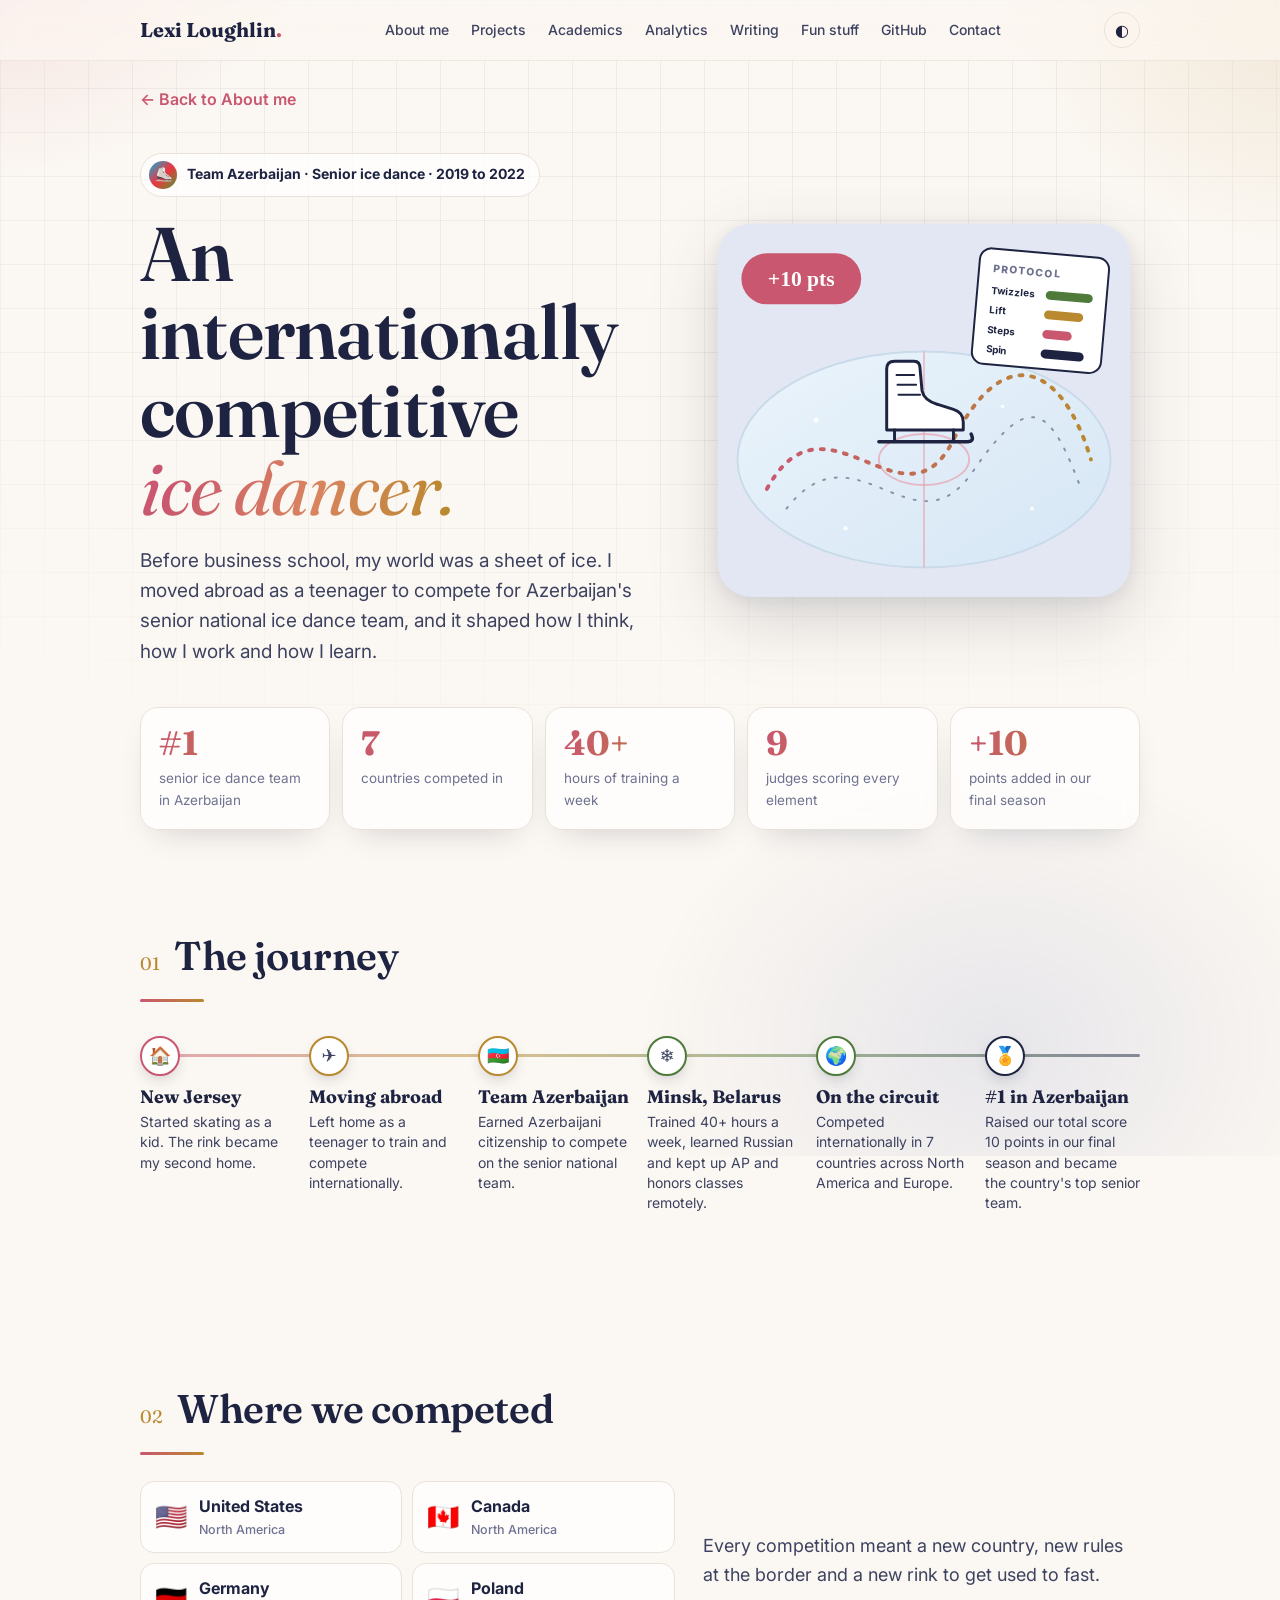
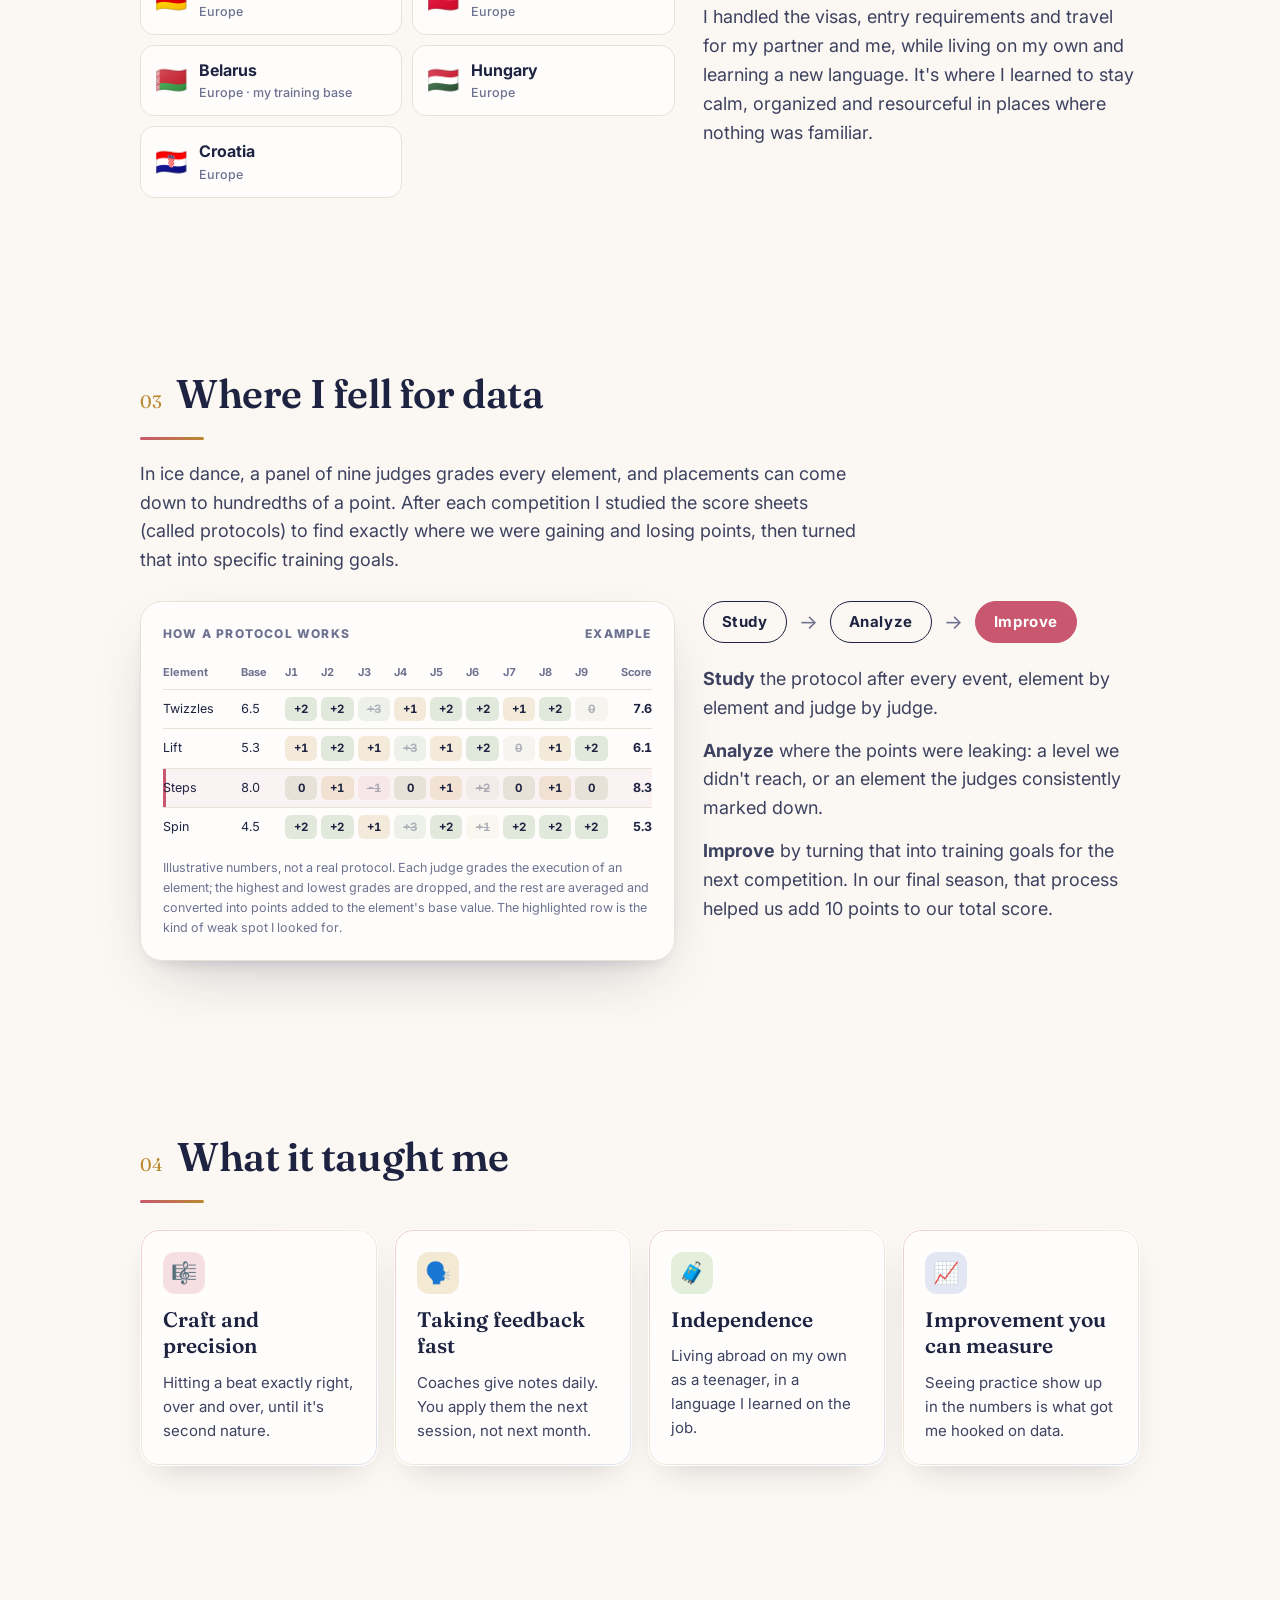
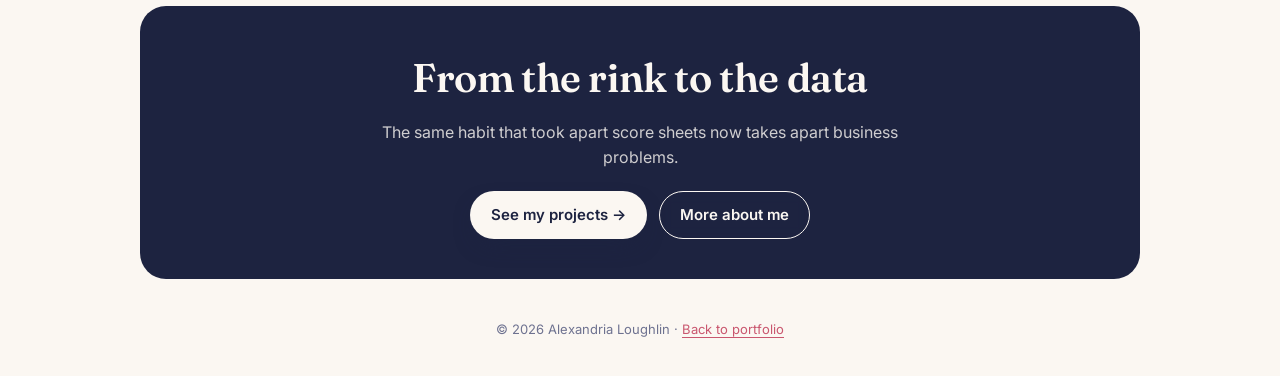
<file: skating.html>
<!doctype html>
<html lang="en">
<head>
<meta charset="utf-8">
<meta name="viewport" content="width=device-width, initial-scale=1, viewport-fit=cover">
<title>Ice Dance · Lexi Loughlin</title>
<meta name="description" content="Alexandria (Lexi) Loughlin: business analytics, strategy and research. M.S. Business Analytics candidate at SMU Cox.">
<link rel="preconnect" href="https://fonts.googleapis.com">
<link rel="stylesheet" href="https://fonts.googleapis.com/css2?family=Fraunces:opsz,wght@9..144,400;9..144,600;9..144,700&family=Inter:wght@400;500;600;700&display=swap">
<style>
:root {
  --bg: #fbf7f2;
  --surface: #ffffff;
  --ink: #1d2340;
  --body: #3d4260;
  --muted: #6e7290;
  --line: #e8e1d8;
  --rose: #c9576f;
  --rose-soft: #f6dfe3;
  --gold: #b9892f;
  --gold-soft: #f4ead3;
  --navy-soft: #e3e7f3;
  --sage-soft: #e3eedb;
  --sage: #4f7a3a;
  --serif: "Fraunces", Georgia, serif;
  --sans: "Inter", system-ui, -apple-system, sans-serif;
  color-scheme: light;
}
@media (prefers-color-scheme: dark) {
  :root:not([data-theme="light"]) {
    --bg: #14172a; --surface: #1c2038; --ink: #f3eee8; --body: #cfd2e2; --muted: #9a9eb8; --line: #2d3252;
    --rose: #ec8aa0; --rose-soft: #3a2433; --gold: #e2b867; --gold-soft: #3a3120; --navy-soft: #262b4a; --sage-soft: #24331f; --sage: #9cc67f;
    color-scheme: dark;
  }
}
:root[data-theme="dark"] {
  --bg: #14172a; --surface: #1c2038; --ink: #f3eee8; --body: #cfd2e2; --muted: #9a9eb8; --line: #2d3252;
  --rose: #ec8aa0; --rose-soft: #3a2433; --gold: #e2b867; --gold-soft: #3a3120; --navy-soft: #262b4a; --sage-soft: #24331f; --sage: #9cc67f;
  color-scheme: dark;
}
* { box-sizing: border-box; }
html { scroll-behavior: smooth; }
@media (prefers-reduced-motion: reduce) { html { scroll-behavior: auto; } * { transition: none !important; animation: none !important; } }
body { margin: 0; background: var(--bg); color: var(--body); font-family: var(--sans); font-size: 16px; line-height: 1.6; }
a { color: var(--rose); text-underline-offset: 3px; }
.wrap { max-width: 1040px; margin: 0 auto; padding: 0 max(20px, env(safe-area-inset-left, 0px)); }

/* nav */
nav { position: sticky; top: 0; z-index: 10; background: color-mix(in srgb, var(--bg) 88%, transparent); backdrop-filter: blur(10px); border-bottom: 1px solid var(--line); }
nav .wrap { display: flex; align-items: center; justify-content: space-between; height: 60px; gap: 12px; }
.mark { font-family: var(--serif); font-weight: 700; font-size: 20px; color: var(--ink); text-decoration: none; }
.mark span { color: var(--rose); }
.links { display: flex; gap: 22px; }
.links a { color: var(--body); text-decoration: none; font-size: 14px; font-weight: 500; }
.links a:hover { color: var(--rose); }
@media (max-width: 720px) { .links { display: none; } }

/* hero */
.hero { padding: 72px 0 56px; display: grid; grid-template-columns: 1.4fr 1fr; gap: 48px; align-items: center; }
@media (max-width: 820px) { .hero { grid-template-columns: 1fr; padding-top: 44px; gap: 32px; } }
.eyebrow { font-size: 13px; font-weight: 600; letter-spacing: .12em; text-transform: uppercase; color: var(--gold); margin: 0 0 14px; }
h1 { font-family: var(--serif); font-weight: 600; color: var(--ink); font-size: clamp(54px, 9vw, 92px); line-height: 1.02; margin: 0 0 18px; letter-spacing: -.01em; text-wrap: balance; }
h1 em { font-style: italic; color: var(--rose); font-weight: 400; }
.tagline { font-family: var(--serif); font-size: clamp(24px, 3.4vw, 32px); line-height: 1.28; color: var(--ink); margin: -2px 0 16px; max-width: 24ch; }
.lede { font-size: 18px; max-width: 56ch; margin: 0 0 26px; }
.ctas { display: flex; gap: 12px; flex-wrap: wrap; }
.btn { display: inline-flex; align-items: center; gap: 8px; padding: 11px 20px; border-radius: 999px; font-weight: 600; font-size: 15px; text-decoration: none; border: 1.5px solid var(--ink); }
.btn.primary { background: var(--ink); color: var(--bg); }
.btn.ghost { color: var(--ink); }
.btn:hover { transform: translateY(-1px); }

.reel { position: relative; min-height: 400px; }
.reel::before { content: ""; position: absolute; inset: 8% 6%; border-radius: 46% 54% 50% 50% / 52% 44% 56% 48%; background: linear-gradient(140deg, var(--rose-soft), var(--gold-soft) 60%, var(--navy-soft)); }
.hcard { position: absolute; display: flex; gap: 12px; align-items: center; background: var(--surface); border: 1px solid var(--line); border-radius: 16px; padding: 12px 16px 12px 12px; box-shadow: 0 14px 34px rgba(29,35,64,.12); width: min(300px, 88%); animation: float 6s ease-in-out infinite; }
.hcard b { display: block; color: var(--ink); font-family: var(--serif); font-size: 17px; line-height: 1.2; }
.hcard span { font-size: 13px; color: var(--muted); line-height: 1.35; display: block; }
.hi { width: 44px; height: 44px; border-radius: 12px; display: grid; place-items: center; font-size: 22px; flex: none; }
.h1c { top: 2%; left: 0; transform: rotate(-3deg); }
.h2c { top: 26%; right: 0; transform: rotate(2deg); animation-delay: -1.5s; }
.h3c { top: 51%; left: 4%; transform: rotate(-1.5deg); animation-delay: -3s; }
.h4c { top: 76%; right: 4%; transform: rotate(2.5deg); animation-delay: -4.5s; }
@keyframes float { 0%, 100% { translate: 0 0; } 50% { translate: 0 -8px; } }
@media (max-width: 820px) { .reel { min-height: 0; display: flex; flex-direction: column; gap: 12px; } .reel::before { display: none; } .hcard { position: static; transform: none; width: 100%; animation: none; } }
.eyebrow .dot { display: inline-block; width: 8px; height: 8px; border-radius: 50%; background: var(--sage); margin-right: 8px; vertical-align: 1px; box-shadow: 0 0 0 4px var(--sage-soft); }
.hl { padding: 0 .12em; border-radius: 6px; box-decoration-break: clone; -webkit-box-decoration-break: clone; }
.hl-rose { background: linear-gradient(transparent 55%, var(--rose-soft) 55%); }
.hl-gold { background: linear-gradient(transparent 55%, var(--gold-soft) 55%); }
.logos { display: flex; flex-wrap: wrap; gap: 8px 18px; margin-top: 28px; font-size: 13px; font-weight: 600; letter-spacing: .04em; text-transform: uppercase; color: var(--muted); }
.logos span + span::before { content: "·"; margin-right: 18px; color: var(--line); }
.fit { background: var(--surface); border: 1px solid var(--line); border-radius: 22px; padding: 30px; border-left: 6px solid var(--rose); }
.avail { display: inline-flex; align-items: center; gap: 8px; background: var(--sage-soft); color: var(--sage); font-weight: 600; font-size: 14px; border-radius: 999px; padding: 6px 14px; }
.avail .dot { width: 8px; height: 8px; border-radius: 50%; background: var(--sage); flex: none; }
.seek-lead { font-family: var(--serif); font-size: clamp(24px, 3.2vw, 32px); color: var(--ink); line-height: 1.25; margin: 18px 0 14px; max-width: 30ch; }
.seek-lead em { color: var(--rose); }
.checks { list-style: none; padding: 0; margin: 0 0 18px; display: grid; grid-template-columns: repeat(2, minmax(0, 1fr)); gap: 12px 24px; }
@media (max-width: 700px) { .checks { grid-template-columns: 1fr; } }
.checks li { position: relative; padding-left: 30px; }
.checks li::before { content: "✓"; position: absolute; left: 0; top: 1px; width: 20px; height: 20px; border-radius: 50%; background: var(--rose-soft); color: var(--rose); font-size: 12px; font-weight: 700; display: grid; place-items: center; }
.checks b { color: var(--ink); }
.roles { display: flex; flex-wrap: wrap; gap: 8px; }
.roles span { font-size: 13.5px; font-weight: 600; padding: 6px 12px; border-radius: 10px; background: var(--navy-soft); color: var(--ink); }
.story { display: grid; grid-template-columns: 1.35fr 1fr; gap: 36px; align-items: start; }
@media (max-width: 860px) { .story { grid-template-columns: 1fr; } }
.story-text p { margin: 0 0 16px; font-size: 17px; max-width: 62ch; }
.story-text b { color: var(--ink); }
.story-lead { font-family: var(--serif); font-size: clamp(24px, 3vw, 30px) !important; line-height: 1.3; color: var(--ink); }
.journey { list-style: none; margin: 0; padding: 24px; background: var(--surface); border: 1px solid var(--line); border-radius: 22px; position: relative; }
.journey li { display: flex; gap: 14px; align-items: flex-start; position: relative; padding-bottom: 22px; }
.journey li:last-child { padding-bottom: 0; }
.journey li:not(:last-child)::after { content: ""; position: absolute; left: 21px; top: 46px; bottom: 2px; width: 2px; background: repeating-linear-gradient(var(--line) 0 5px, transparent 5px 9px); }
.jdot { width: 44px; height: 44px; border-radius: 50%; display: grid; place-items: center; font-size: 20px; flex: none; border: 2px solid var(--surface); box-shadow: 0 0 0 1.5px var(--line); }
.journey b { display: block; color: var(--ink); font-family: var(--serif); font-size: 18px; line-height: 1.2; margin-top: 2px; }
.journey span { font-size: 14px; color: var(--muted); }
.journey .now b { color: var(--rose); }
.portrait { position: relative; aspect-ratio: 1; max-width: 360px; width: 100%; justify-self: center; }
.portrait .blob { position: absolute; inset: 0; border-radius: 46% 54% 50% 50% / 52% 44% 56% 48%; background: linear-gradient(140deg, var(--rose-soft), var(--gold-soft) 60%, var(--navy-soft)); }
.portrait .initials { position: absolute; inset: 0; display: grid; place-items: center; font-family: var(--serif); font-size: clamp(90px, 16vw, 140px); font-weight: 600; color: var(--ink); letter-spacing: -.04em; }
.badge { position: absolute; background: var(--surface); border: 1px solid var(--line); border-radius: 14px; padding: 10px 14px; box-shadow: 0 10px 30px rgba(29,35,64,.10); font-size: 13px; line-height: 1.35; }
.badge b { display: block; color: var(--ink); font-size: 15px; }
.badge.b1 { left: -6%; bottom: 14%; }
.badge.b2 { right: -4%; top: 10%; }
@media (max-width: 420px) { .badge.b1 { left: 0; } .badge.b2 { right: 0; } }

/* stats */
.stats { display: grid; grid-template-columns: repeat(4, minmax(0, 1fr)); gap: 14px; margin-bottom: 72px; }
@media (max-width: 760px) { .stats { grid-template-columns: repeat(2, minmax(0, 1fr)); } }
.stat { background: var(--surface); border: 1px solid var(--line); border-radius: 18px; padding: 20px; }
.stat .n { font-family: var(--serif); font-size: 36px; font-weight: 600; color: var(--ink); line-height: 1; }
.stat .l { font-size: 14px; color: var(--muted); margin-top: 8px; }
.stat:nth-child(1) { border-top: 4px solid var(--rose); }
.stat:nth-child(2) { border-top: 4px solid var(--gold); }
.stat:nth-child(3) { border-top: 4px solid var(--sage); }
.stat:nth-child(4) { border-top: 4px solid var(--ink); }

/* sections */
section { padding: 24px 0 64px; scroll-margin-top: 70px; }
.sec-head { display: flex; align-items: baseline; gap: 14px; margin-bottom: 26px; }
.sec-head .num { font-family: var(--serif); color: var(--gold); font-size: 18px; }
h2 { font-family: var(--serif); font-weight: 600; color: var(--ink); font-size: clamp(30px, 4.5vw, 40px); margin: 0; letter-spacing: -.01em; }
h3 { font-family: var(--serif); font-weight: 600; color: var(--ink); font-size: 21px; margin: 0 0 4px; line-height: 1.25; }

/* featured project */
.feature { display: grid; grid-template-columns: 1.1fr 1fr; gap: 0; background: var(--surface); border: 1px solid var(--line); border-radius: 22px; overflow: hidden; margin-bottom: 18px; }
@media (max-width: 820px) { .feature { grid-template-columns: 1fr; } }
.feature .txt { padding: 30px; }
.feature .viz { background: var(--navy-soft); padding: 26px; display: flex; flex-direction: column; justify-content: center; gap: 12px; }
.tag { display: inline-block; font-size: 12px; font-weight: 600; padding: 3px 10px; border-radius: 999px; margin: 0 6px 6px 0; }
.t-rose { background: var(--rose-soft); color: var(--rose); }
.t-gold { background: var(--gold-soft); color: var(--gold); }
.t-sage { background: var(--sage-soft); color: var(--sage); }
.t-navy { background: var(--navy-soft); color: var(--ink); }
.kicker { font-size: 13px; color: var(--muted); font-weight: 600; margin-bottom: 10px; }
.feature ul { padding-left: 18px; margin: 14px 0 0; }
.feature li { margin-bottom: 6px; }
.flow { display: grid; grid-template-columns: repeat(4, 1fr); gap: 8px; }
.flow div { background: var(--surface); border-radius: 12px; padding: 12px 8px; text-align: center; font-size: 12.5px; font-weight: 600; color: var(--ink); position: relative; border: 1px solid var(--line); }
.flow div span { display: block; font-size: 22px; margin-bottom: 4px; }
.depts { display: flex; flex-wrap: wrap; gap: 6px; }
.depts span { background: var(--surface); border: 1px solid var(--line); border-radius: 999px; padding: 4px 10px; font-size: 12.5px; font-weight: 500; }
.result { background: var(--surface); border-left: 4px solid var(--sage); border-radius: 10px; padding: 12px 14px; font-size: 14.5px; color: var(--ink); }

.grid { display: grid; grid-template-columns: repeat(3, minmax(0, 1fr)); gap: 16px; }
@media (max-width: 900px) { .grid { grid-template-columns: repeat(2, minmax(0, 1fr)); } }
@media (max-width: 580px) { .grid { grid-template-columns: 1fr; } }
.card { background: var(--surface); border: 1px solid var(--line); border-radius: 18px; padding: 22px; display: flex; flex-direction: column; gap: 8px; }
.card .icon { width: 42px; height: 42px; border-radius: 12px; display: grid; place-items: center; font-size: 21px; margin-bottom: 4px; }
.card p { margin: 0; font-size: 15px; }

/* timeline */
.timeline { position: relative; padding-left: 28px; }
.timeline::before { content: ""; position: absolute; left: 7px; top: 6px; bottom: 6px; width: 2px; background: var(--line); }
.item { position: relative; padding-bottom: 28px; }
.item::before { content: ""; position: absolute; left: -27px; top: 6px; width: 14px; height: 14px; border-radius: 50%; background: var(--bg); border: 3px solid var(--rose); }
.item.gold::before { border-color: var(--gold); }
.item.sage::before { border-color: var(--sage); }
.item.navy::before { border-color: var(--ink); }
.item .when { font-size: 13px; font-weight: 600; color: var(--muted); }
.item .org { font-weight: 600; color: var(--body); margin-bottom: 6px; }
.item p { margin: 0; max-width: 68ch; }

/* skills */
.skills { display: grid; grid-template-columns: repeat(3, minmax(0, 1fr)); gap: 16px; }
@media (max-width: 820px) { .skills { grid-template-columns: 1fr; } }
.skillset { background: var(--surface); border: 1px solid var(--line); border-radius: 18px; padding: 22px; }
.skillset h3 { font-size: 18px; margin-bottom: 12px; }
.chips { display: flex; flex-wrap: wrap; gap: 8px; }
.chips span { font-size: 13.5px; font-weight: 500; padding: 6px 12px; border-radius: 10px; background: var(--bg); border: 1px solid var(--line); color: var(--ink); }

/* edu */
.edu { display: grid; grid-template-columns: repeat(2, minmax(0, 1fr)); gap: 16px; }
@media (max-width: 680px) { .edu { grid-template-columns: 1fr; } }

/* beyond */
.beyond { display: grid; grid-template-columns: 1.2fr 1fr; gap: 16px; }
@media (max-width: 820px) { .beyond { grid-template-columns: 1fr; } }
.ice { align-self: start; background: linear-gradient(150deg, var(--navy-soft), var(--surface)); border: 1px solid var(--line); border-radius: 22px; padding: 30px; position: relative; overflow: hidden; }
.ice svg { position: absolute; right: -10px; bottom: -10px; width: 170px; opacity: .55; }
.ice .big { font-family: var(--serif); font-size: 26px; color: var(--ink); line-height: 1.25; margin: 6px 0 12px; max-width: 22ch; }
.stack { display: flex; flex-direction: column; gap: 16px; }

.games { display: grid; grid-template-columns: repeat(3, minmax(0, 1fr)); gap: 12px; margin-top: 14px; }
@media (max-width: 580px) { .games { grid-template-columns: 1fr; } }
.game { text-decoration: none; color: var(--ink); background: var(--rose-soft); border-radius: 14px; padding: 14px; display: flex; flex-direction: column; gap: 6px; }
.game:hover { outline: 2px solid var(--rose); }
.game b { font-family: var(--serif); font-size: 18px; }
.game span { font-size: 13px; color: var(--body); }
.game canvas { width: 100%; height: 56px; }

/* contact */
.contact { background: var(--ink); color: var(--bg); border-radius: 26px; padding: 44px; text-align: center; margin-bottom: 40px; }
.contact h2 { color: var(--bg); }
.contact p { color: color-mix(in srgb, var(--bg) 80%, transparent); max-width: 52ch; margin: 12px auto 22px; }
.contact .btn { border-color: var(--bg); color: var(--bg); }
.contact .btn.primary { background: var(--bg); color: var(--ink); }
footer { text-align: center; font-size: 13px; color: var(--muted); padding: 0 0 36px; }
.theme { background: none; border: 1px solid var(--line); border-radius: 999px; width: 36px; height: 36px; cursor: pointer; color: var(--ink); font-size: 16px; }

/* case study visuals */
.kpi { background: var(--surface); border-radius: 14px; padding: 14px; border: 1px solid var(--line); }
.kpi-label { font-size: 13px; font-weight: 600; color: var(--ink); margin-bottom: 10px; }
.split { display: flex; height: 34px; border-radius: 10px; overflow: hidden; font-size: 13px; font-weight: 700; color: #fff; }
.split div { display: flex; align-items: center; padding: 0 10px; white-space: nowrap; }
.pareto { display: flex; flex-direction: column; gap: 8px; }
.pareto > div { display: grid; grid-template-columns: 104px 1fr 42px; align-items: center; gap: 8px; font-size: 13px; }
.pareto b { color: var(--ink); text-align: right; }
.pbar { height: 12px; border-radius: 999px; background: var(--line); overflow: hidden; }
.pbar i { display: block; height: 100%; border-radius: 999px; }
.donutrow { display: flex; align-items: center; gap: 14px; background: var(--surface); border: 1px solid var(--line); border-radius: 14px; padding: 14px; }
.donutrow p { margin: 0; font-size: 14.5px; color: var(--ink); }
.donut { width: 92px; height: 92px; flex: none; }
.donut text { font-family: var(--serif); font-size: 9px; font-weight: 700; fill: var(--ink); }
.mini-dash { background: var(--surface); border: 1px solid var(--line); border-radius: 14px; padding: 16px; display: flex; flex-direction: column; gap: 12px; }
.md-row { display: grid; grid-template-columns: 96px 1fr; align-items: center; gap: 10px; font-size: 13px; font-weight: 600; color: var(--ink); }
.note { font-size: 12px; color: var(--muted); margin: 0; }
.feature { margin-bottom: 22px; }
.filters { display: flex; gap: 8px; flex-wrap: wrap; margin: -8px 0 20px; }
.fbtn { font: inherit; font-size: 14px; font-weight: 600; padding: 7px 16px; border-radius: 999px; border: 1.5px solid var(--line); background: var(--surface); color: var(--body); cursor: pointer; }
.fbtn[aria-pressed="true"] { background: var(--ink); color: var(--bg); border-color: var(--ink); }
.card[hidden] { display: none; }
.honors { margin-top: 16px; background: var(--gold-soft); color: var(--ink); border-radius: 14px; padding: 14px 18px; font-size: 15px; }

.reveal { opacity: 0; transform: translateY(14px); transition: opacity .6s ease, transform .6s ease; }
.reveal.in { opacity: 1; transform: none; }

.fun-hero { padding: 60px 0 36px; text-align: center; }
.fun-hero h1 { font-size: clamp(46px, 8vw, 80px); }
.fun-hero p { font-size: 18px; max-width: 58ch; margin: 0 auto 10px; }
.pigrow-hero { display: flex; justify-content: center; gap: 6px; margin: 10px 0 6px; flex-wrap: wrap; }
.pigrow-hero canvas { width: 96px; height: 64px; }
.gcards { display: grid; grid-template-columns: repeat(2, minmax(0, 1fr)); gap: 20px; margin-bottom: 56px; }
@media (max-width: 760px) { .gcards { grid-template-columns: 1fr; } }
.gcard { background: var(--surface); border: 1px solid var(--line); border-radius: 22px; overflow: hidden; display: flex; flex-direction: column; }
.gart { height: 170px; display: grid; place-items: center; position: relative; }
.gart canvas { width: 210px; height: 140px; }
.gart .emoji { position: absolute; font-size: 28px; }
.gbody { padding: 22px 24px 24px; display: flex; flex-direction: column; gap: 10px; flex: 1; }
.gbody h2 { font-size: 28px; }
.gbody p { margin: 0; }
.gbody ul { margin: 0; padding-left: 18px; font-size: 15px; }
.gbody .ctas { margin-top: auto; padding-top: 6px; }
.back { display: inline-block; margin: 26px 0 0; font-weight: 600; text-decoration: none; }
.behind { background: var(--navy-soft); border-radius: 22px; padding: 28px; margin-bottom: 48px; }
.behind h2 { font-size: 28px; margin-bottom: 8px; }
.behind p { margin: 0; max-width: 70ch; }

.facts { display: grid; grid-template-columns: repeat(4, minmax(0, 1fr)); gap: 14px; margin-bottom: 56px; }
@media (max-width: 860px) { .facts { grid-template-columns: repeat(2, minmax(0, 1fr)); } }
.fact { background: var(--surface); border: 1px solid var(--line); border-radius: 18px; padding: 18px; }
.fact .e { font-size: 24px; }
.fact b { display: block; color: var(--ink); font-family: var(--serif); font-size: 18px; margin: 6px 0 2px; }
.fact span { font-size: 14px; color: var(--muted); }
.skate { display: grid; grid-template-columns: 1fr 1fr; gap: 28px; align-items: start; margin-bottom: 56px; }
@media (max-width: 860px) { .skate { grid-template-columns: 1fr; } }
.skate-text p { margin: 0 0 14px; font-size: 17px; }
.skate-text b { color: var(--ink); }
.skate-panel { background: linear-gradient(160deg, var(--navy-soft), var(--surface)); border: 1px solid var(--line); border-radius: 22px; padding: 24px; }
.skate-panel h3 { font-size: 18px; margin-bottom: 12px; }
.countries { display: flex; flex-wrap: wrap; gap: 8px; margin-bottom: 20px; }
.countries span { background: var(--surface); border: 1px solid var(--line); border-radius: 999px; padding: 6px 12px; font-size: 14px; font-weight: 600; color: var(--ink); }
.scorebar { margin-top: 6px; }
.scorebar .row { display: grid; grid-template-columns: 96px 1fr 74px; gap: 10px; align-items: center; font-size: 13.5px; font-weight: 600; margin: 8px 0; color: var(--ink); }
.scorebar .track { height: 14px; background: var(--line); border-radius: 999px; overflow: hidden; }
.scorebar .fill { height: 100%; border-radius: 999px; }
.loves { display: grid; grid-template-columns: repeat(3, minmax(0, 1fr)); gap: 16px; margin-bottom: 56px; }
@media (max-width: 860px) { .loves { grid-template-columns: 1fr; } }
.loves .card canvas { width: 100%; height: 70px; }
.posts { display: flex; flex-direction: column; gap: 14px; margin-bottom: 40px; }
.post { text-decoration: none; color: inherit; background: var(--surface); border: 1px solid var(--line); border-radius: 18px; padding: 22px 24px; display: block; }
.post:hover { border-color: var(--rose); }
.post .date { font-size: 13px; font-weight: 600; color: var(--gold); }
.post h3 { font-size: 22px; margin: 4px 0 6px; }
.post p { margin: 0; }
.reader { background: var(--surface); border: 1px solid var(--line); border-radius: 22px; padding: clamp(22px, 5vw, 48px); margin: 20px auto 56px; max-width: 760px; }
.reader h1 { font-size: clamp(34px, 5vw, 48px); margin-bottom: 6px; }
.reader .date { color: var(--gold); font-weight: 600; font-size: 14px; margin-bottom: 26px; }
.prose { font-size: 18px; line-height: 1.75; }
.prose h2 { font-size: 28px; margin: 32px 0 10px; }
.prose h3 { font-size: 22px; margin: 26px 0 8px; }
.prose img { max-width: 100%; border-radius: 14px; }
.prose blockquote { margin: 20px 0; padding: 4px 20px; border-left: 4px solid var(--rose); color: var(--ink); font-family: var(--serif); font-size: 21px; }
.wempty { background: var(--surface); border: 1.5px dashed var(--line); border-radius: 18px; padding: 34px; text-align: center; color: var(--muted); grid-column: 1 / -1; }

.ab-hero { max-width: 820px; margin: 0 auto; padding: 56px 0 30px; }
.ab-hero h1 { font-size: clamp(44px, 7.5vw, 84px); line-height: 1.02; margin-bottom: 22px; }
.many { list-style: none; padding: 0; margin: 0 0 26px; display: flex; flex-wrap: wrap; gap: 4px 18px; color: var(--ink); font-family: var(--serif); font-size: clamp(24px, 3.6vw, 36px); font-weight: 600; line-height: 1.2; }
.many em { font-weight: 400; }
.ab-intro { font-size: 20px; line-height: 1.6; max-width: 60ch; margin: 0; }
.band { display: flex; flex-wrap: wrap; justify-content: center; gap: 10px 40px; padding: 22px 20px; margin: 30px calc(50% - 50vw) 10px; background: var(--surface); border-top: 1px solid var(--line); border-bottom: 1px solid var(--line); font-size: 15px; color: var(--ink); font-weight: 600; }
.band b { color: var(--rose); font-family: var(--serif); font-size: 26px; margin-right: 6px; vertical-align: -3px; }
.chapters { max-width: 720px; margin: 0 auto; padding: 30px 0 20px; }
.chapter { padding: 40px 0; border-bottom: 1px solid var(--line); }
.chapter:last-child { border-bottom: 0; }
.ch-label { display: flex; align-items: baseline; gap: 12px; font-family: var(--serif); font-size: 28px; font-weight: 600; color: var(--rose); margin-bottom: 18px; }
.ch-label span { font-family: var(--sans); font-size: 13px; font-weight: 700; letter-spacing: .12em; color: var(--muted); }
.chapter p { font-size: 18.5px; line-height: 1.8; margin: 0 0 18px; color: var(--body); }
.chapter b { color: var(--ink); }
.drop::first-letter { font-family: var(--serif); float: left; font-size: 74px; line-height: .85; padding: 6px 10px 0 0; color: var(--rose); font-weight: 600; }
.chapters blockquote { margin: 28px 0; padding: 0 0 0 24px; border-left: 4px solid var(--rose); font-family: var(--serif); font-style: italic; font-size: clamp(24px, 3.2vw, 32px); line-height: 1.3; color: var(--ink); }
.pigparade { display: flex; justify-content: center; flex-wrap: wrap; gap: 4px; margin-top: 10px; }
.pigparade canvas { width: 100px; height: 65px; }
.pigparade canvas:nth-child(odd) { animation: bob 3s ease-in-out infinite; }
.pigparade canvas:nth-child(even) { animation: bob 3s ease-in-out infinite -1.5s; }
@keyframes bob { 50% { transform: translateY(-5px); } }
.blogsec { max-width: 720px; margin: 0 auto; padding-top: 50px; border-top: 1px solid var(--line); text-align: center; }
.blogh { font-size: clamp(34px, 5vw, 46px); margin: -6px 0 24px; }
.blogsec .posts { text-align: left; }

.thread { max-width: 860px; margin: 0 auto; padding: 56px 0 16px; text-align: center; }
.thread .ch-label span { font-size: 13px; color: var(--gold); }
.thread-lead { font-family: var(--serif); font-size: clamp(24px, 3.2vw, 32px); line-height: 1.35; color: var(--ink); margin: 0 auto 26px; max-width: 34ch; }
.thread-lead em { color: var(--rose); }
.steps { display: inline-flex; align-items: center; gap: 12px; margin-bottom: 30px; flex-wrap: wrap; justify-content: center; }
.steps span { font-weight: 700; font-size: 15px; letter-spacing: .04em; padding: 8px 18px; border-radius: 999px; border: 1.5px solid var(--ink); color: var(--ink); }
.steps span.hot { background: var(--rose); border-color: var(--rose); color: #fff; }
.steps i { font-style: normal; color: var(--muted); font-size: 20px; }
.tgrid { text-align: left; border-top: 1px solid var(--line); }
.trow { display: grid; grid-template-columns: 150px 1fr 28px 1fr; gap: 14px; align-items: center; padding: 16px 4px; border-bottom: 1px solid var(--line); font-size: 15.5px; }
.trow b { font-family: var(--serif); font-size: 19px; color: var(--ink); }
.trow i { font-style: normal; color: var(--rose); font-size: 20px; text-align: center; }
.trow span:last-child { color: var(--ink); font-weight: 600; }
.trow-h { font-size: 12px; font-weight: 700; letter-spacing: .1em; text-transform: uppercase; color: var(--muted); padding-top: 12px; padding-bottom: 10px; }
.trow-h span:last-child { color: var(--muted); }
@media (max-width: 640px) { .trow { grid-template-columns: 1fr; gap: 4px; } .trow i { text-align: left; transform: rotate(90deg); width: 20px; } .trow-h { display: none; } }

.chapters { max-width: 1060px !important; }
.chapter { display: grid; grid-template-columns: 1.15fr .85fr; gap: 48px; align-items: center; padding: 56px 0 !important; }
.chapter.flip .ch-art { order: -1; }
.chapter .ch-text p:last-child { margin-bottom: 0; }
.ch-art { position: relative; }
.art { width: 100%; height: auto; display: block; filter: drop-shadow(0 18px 30px rgba(29,35,64,.10)); }
.pigart { aspect-ratio: 400 / 320; }
.pigart .pigbg { position: absolute; inset: 0; width: 100%; height: 100%; }
.pigart canvas { position: absolute; width: 32%; height: auto; aspect-ratio: 300 / 190; animation: bob 3s ease-in-out infinite; }
.pigart canvas:nth-of-type(even) { animation-delay: -1.5s; }
@media (max-width: 860px) { .chapter { grid-template-columns: 1fr; gap: 26px; } .chapter.flip .ch-art { order: 0; } .ch-art { max-width: 460px; } }

.sk-hero { display: grid; grid-template-columns: 1.1fr .9fr; gap: 40px; align-items: center; padding: 40px 0 30px; }
@media (max-width: 860px) { .sk-hero { grid-template-columns: 1fr; } }
.sk-hero h1 { font-size: clamp(42px, 6.6vw, 76px); line-height: 1.03; margin-bottom: 18px; }
.sk-hero .ab-intro { font-size: 19px; }
.sk-badge { display: inline-flex; align-items: center; gap: 10px; padding: 7px 14px 7px 8px; border-radius: 999px; background: var(--glass); border: 1px solid var(--line); font-weight: 700; font-size: 14px; color: var(--ink); margin-bottom: 18px; }
.sk-badge i { font-style: normal; width: 28px; height: 28px; border-radius: 50%; display: grid; place-items: center; background: linear-gradient(135deg, #00b5e2, #ef3340 50%, #509e2f); font-size: 14px; }
.sk-stats { display: grid; grid-template-columns: repeat(5, minmax(0, 1fr)); gap: 12px; margin: 10px 0 70px; }
@media (max-width: 900px) { .sk-stats { grid-template-columns: repeat(2, minmax(0, 1fr)); } }
.sk-stats .stat { border-radius: 18px; padding: 18px; border: 1px solid var(--line); }
.sk-stats .n { font-family: var(--serif); font-size: 34px; font-weight: 700; line-height: 1; }
.sk-stats .l { font-size: 13.5px; color: var(--muted); margin-top: 8px; }
.sk-sec { margin-bottom: 76px; }
.sk-lead { font-size: 18px; max-width: 66ch; margin: -6px 0 26px; }
.tl { position: relative; display: grid; grid-template-columns: repeat(6, minmax(0, 1fr)); gap: 14px; }
.tl::before { content: ""; position: absolute; left: 0; right: 0; top: 26px; height: 3px; border-radius: 3px; background: linear-gradient(90deg, var(--rose), var(--gold), var(--sage), var(--ink)); opacity: .5; }
.tl > div { position: relative; padding-top: 58px; }
.tl .dot { position: absolute; top: 8px; left: 0; width: 40px; height: 40px; border-radius: 50%; display: grid; place-items: center; font-size: 18px; background: var(--surface); border: 2px solid var(--rose); box-shadow: 0 6px 16px -6px rgba(29,35,64,.3); }
.tl b { display: block; font-family: var(--serif); font-size: 18px; color: var(--ink); line-height: 1.2; margin-bottom: 4px; }
.tl span { font-size: 14px; color: var(--body); line-height: 1.45; display: block; }
@media (max-width: 900px) { .tl { grid-template-columns: 1fr; gap: 0; } .tl::before { left: 19px; right: auto; top: 0; bottom: 0; width: 3px; height: auto; background: linear-gradient(var(--rose), var(--gold), var(--sage), var(--ink)); } .tl > div { padding: 6px 0 22px 58px; } .tl .dot { top: 0; } }
.circuit > * { min-width: 0; }
.circuit { display: grid; grid-template-columns: 1.1fr .9fr; gap: 28px; align-items: center; }
@media (max-width: 860px) { .circuit { grid-template-columns: 1fr; } }
.flags { display: grid; grid-template-columns: repeat(2, minmax(0, 1fr)); gap: 10px; }
.flag { display: flex; align-items: center; gap: 12px; padding: 12px 14px; border-radius: 14px; background: var(--glass); border: 1px solid var(--line); font-weight: 700; color: var(--ink); }
.flag span { font-size: 26px; line-height: 1; }
.flag small { display: block; font-weight: 500; color: var(--muted); font-size: 12.5px; }
.explain { display: grid; grid-template-columns: repeat(3, minmax(0, 1fr)); gap: 16px; }
@media (max-width: 860px) { .explain { grid-template-columns: 1fr; } }
.sheet { overflow-x: auto; min-width: 0; background: var(--glass); border: 1px solid var(--line); border-radius: 22px; padding: 22px; box-shadow: var(--shadow-lg); font-variant-numeric: tabular-nums; }
.sheet-h { display: flex; justify-content: space-between; align-items: baseline; font-size: 12px; font-weight: 800; letter-spacing: .1em; text-transform: uppercase; color: var(--muted); margin-bottom: 14px; }
.srow { min-width: 430px; display: grid; grid-template-columns: 74px 40px repeat(9, 1fr) 40px; gap: 4px; align-items: center; font-size: 12.5px; padding: 7px 0; border-top: 1px solid var(--line); color: var(--ink); }
.srow.h { font-weight: 700; color: var(--muted); font-size: 11px; border-top: 0; }
.srow i { font-style: normal; text-align: center; border-radius: 6px; padding: 3px 0; font-weight: 700; font-size: 11.5px; }
.srow .cut { opacity: .35; text-decoration: line-through; }
.srow b { text-align: right; }
.g3 { background: color-mix(in srgb, var(--sage) 26%, transparent); } .g2 { background: color-mix(in srgb, var(--sage) 16%, transparent); } .g1 { background: color-mix(in srgb, var(--gold) 16%, transparent); } .g0 { background: var(--line); } .gm { background: color-mix(in srgb, var(--rose) 22%, transparent); }
.sheet-note { font-size: 12.5px; color: var(--muted); margin: 12px 0 0; }
.hl-row { box-shadow: inset 3px 0 0 var(--rose); background: color-mix(in srgb, var(--rose) 6%, transparent); }
.lessons { display: grid; grid-template-columns: repeat(4, minmax(0, 1fr)); gap: 16px; }
@media (max-width: 900px) { .lessons { grid-template-columns: repeat(2, minmax(0, 1fr)); } }
@media (max-width: 520px) { .lessons { grid-template-columns: 1fr; } }
.gallery { display: grid; grid-template-columns: repeat(3, minmax(0, 1fr)); gap: 12px; }
@media (max-width: 700px) { .gallery { grid-template-columns: repeat(2, minmax(0, 1fr)); } }
.gallery figure { margin: 0; border-radius: 18px; overflow: hidden; aspect-ratio: 4 / 5; background: var(--line); box-shadow: var(--shadow-md); }
.gallery img { width: 100%; height: 100%; object-fit: cover; display: block; transition: transform .5s; }
.gallery figure:hover img { transform: scale(1.04); }
.cta-band { text-align: center; padding: 40px 20px; border-radius: 26px; background: var(--ink); color: var(--bg); margin-bottom: 40px; }
.cta-band h2 { color: var(--bg); }
.cta-band p { color: color-mix(in srgb, var(--bg) 80%, transparent); max-width: 52ch; margin: 10px auto 20px; }
.cta-band .btn { border-color: var(--bg) !important; color: var(--bg); }
</style>
<link rel="stylesheet" href="polish.css">
</head>
<body>
<nav>
  <div class="wrap">
    <a class="mark" href="./">Lexi Loughlin<span>.</span></a>
    <div class="links"><a href="about.html">About me</a><a href="projects.html">Projects</a><a href="academics.html">Academics</a><a href="analytics.html">Analytics</a><a href="writing.html">Writing</a><a href="fun.html">Fun stuff</a><a href="github.html">GitHub</a><a href="./#contact">Contact</a></div>
    <button class="theme" id="theme" aria-label="Switch light or dark mode">◐</button>
  </div>
</nav>
<main class="wrap">
  <a class="back" href="about.html">← Back to About me</a>

  <header class="sk-hero">
    <div>
      <div class="sk-badge"><i>⛸️</i>Team Azerbaijan · Senior ice dance · 2019 to 2022</div>
      <h1>An internationally competitive <em>ice dancer.</em></h1>
      <p class="ab-intro">Before business school, my world was a sheet of ice. I moved abroad as a teenager to compete for Azerbaijan's senior national ice dance team, and it shaped how I think, how I work and how I learn.</p>
    </div>
    <div class="ch-art"><svg viewBox="0 0 440 400" class="art" aria-hidden="true">
  <defs>
    <linearGradient id="ice" x1="0" y1="0" x2="1" y2="1"><stop offset="0" stop-color="#eaf4fb"/><stop offset="1" stop-color="#d6e6f5"/></linearGradient>
    <linearGradient id="trail" x1="0" x2="1"><stop offset="0" stop-color="var(--rose)"/><stop offset="1" stop-color="var(--gold)"/></linearGradient>
  </defs>
  <rect x="10" y="10" width="420" height="380" rx="34" fill="var(--navy-soft)"/>
  <ellipse cx="220" cy="250" rx="190" ry="110" fill="url(#ice)" stroke="#c9dbea" stroke-width="2"/>
  <ellipse cx="220" cy="250" rx="46" ry="26" fill="none" stroke="#e7a3b2" stroke-width="2" opacity=".7"/>
  <path d="M220 140 L220 360" stroke="#e7a3b2" stroke-width="2" opacity=".6"/>
  <path d="M60 280 C 120 170, 200 330, 250 230 S 360 150, 390 250" fill="none" stroke="url(#trail)" stroke-width="4" stroke-dasharray="3 9" stroke-linecap="round"/>
  <path d="M80 300 C 150 210, 210 350, 270 262 S 350 200, 380 280" fill="none" stroke="var(--ink)" stroke-width="2" stroke-dasharray="2 10" stroke-linecap="round" opacity=".45"/>
  <g transform="translate(278 34) rotate(5)">
    <rect width="132" height="118" rx="12" fill="var(--surface)" stroke="var(--ink)" stroke-width="2"/>
    <text x="14" y="24" font-family="Inter, sans-serif" font-size="10.5" font-weight="800" fill="var(--muted)" letter-spacing="1.2">PROTOCOL</text>
    <g font-family="Inter, sans-serif" font-size="10" fill="var(--ink)" font-weight="700">
      <text x="14" y="46">Twizzles</text><rect x="70" y="38" width="48" height="9" rx="4.5" fill="var(--sage)"/>
      <text x="14" y="66">Lift</text><rect x="70" y="58" width="40" height="9" rx="4.5" fill="var(--gold)"/>
      <text x="14" y="86">Steps</text><rect x="70" y="78" width="30" height="9" rx="4.5" fill="var(--rose)"/>
      <text x="14" y="106">Spin</text><rect x="70" y="98" width="44" height="9" rx="4.5" fill="var(--ink)"/>
    </g>
  </g>
  <g transform="translate(34 40)"><rect width="122" height="52" rx="26" fill="var(--rose)"/><text x="61" y="33" text-anchor="middle" font-family="Georgia, serif" font-size="22" font-weight="700" fill="#fff">+10 pts</text></g>
  <g transform="translate(176 214)" stroke="var(--ink)" stroke-width="3" stroke-linecap="round" stroke-linejoin="round">
    <path d="M6 0 L6 -56 Q6 -64 14 -64 L34 -64 Q40 -64 40 -56 L42 -34 Q44 -24 58 -20 L74 -15 Q84 -12 84 -2 L84 6 L6 6 Z" fill="var(--surface)"/>
    <path d="M16 -50 L34 -50 M17 -40 L36 -40 M18 -30 L40 -30" stroke-width="2"/>
    <path d="M14 6 L14 18 M74 6 L74 18"/><path d="M-2 18 L88 18 Q96 18 92 10" fill="none" stroke-width="3.5"/>
  </g>
  <g fill="#fff" opacity=".9"><circle cx="110" cy="210" r="2.5"/><circle cx="330" cy="300" r="2"/><circle cx="300" cy="196" r="1.8"/><circle cx="140" cy="320" r="2.2"/></g>
</svg></div>
  </header>

  <div class="sk-stats">
    <div class="stat reveal"><div class="n">#1</div><div class="l">senior ice dance team in Azerbaijan</div></div>
    <div class="stat reveal"><div class="n">7</div><div class="l">countries competed in</div></div>
    <div class="stat reveal"><div class="n">40+</div><div class="l">hours of training a week</div></div>
    <div class="stat reveal"><div class="n">9</div><div class="l">judges scoring every element</div></div>
    <div class="stat reveal"><div class="n">+10</div><div class="l">points added in our final season</div></div>
  </div>

  <section class="sk-sec">
    <div class="sec-head"><span class="num">01</span><h2>The journey</h2></div>
    <div class="tl">
      <div class="reveal"><div class="dot">🏠</div><b>New Jersey</b><span>Started skating as a kid. The rink became my second home.</span></div>
      <div class="reveal"><div class="dot" style="border-color:var(--gold)">✈️</div><b>Moving abroad</b><span>Left home as a teenager to train and compete internationally.</span></div>
      <div class="reveal"><div class="dot" style="border-color:var(--gold)">🇦🇿</div><b>Team Azerbaijan</b><span>Earned Azerbaijani citizenship to compete on the senior national team.</span></div>
      <div class="reveal"><div class="dot" style="border-color:var(--sage)">❄️</div><b>Minsk, Belarus</b><span>Trained 40+ hours a week, learned Russian and kept up AP and honors classes remotely.</span></div>
      <div class="reveal"><div class="dot" style="border-color:var(--sage)">🌍</div><b>On the circuit</b><span>Competed internationally in 7 countries across North America and Europe.</span></div>
      <div class="reveal"><div class="dot" style="border-color:var(--ink)">🏅</div><b>#1 in Azerbaijan</b><span>Raised our total score 10 points in our final season and became the country's top senior team.</span></div>
    </div>
  </section>

  <section class="sk-sec">
    <div class="sec-head"><span class="num">02</span><h2>Where we competed</h2></div>
    <div class="circuit">
      <div class="flags">
        <div class="flag reveal"><span>🇺🇸</span><div>United States<small>North America</small></div></div>
        <div class="flag reveal"><span>🇨🇦</span><div>Canada<small>North America</small></div></div>
        <div class="flag reveal"><span>🇩🇪</span><div>Germany<small>Europe</small></div></div>
        <div class="flag reveal"><span>🇵🇱</span><div>Poland<small>Europe</small></div></div>
        <div class="flag reveal"><span>🇧🇾</span><div>Belarus<small>Europe · my training base</small></div></div>
        <div class="flag reveal"><span>🇭🇺</span><div>Hungary<small>Europe</small></div></div>
        <div class="flag reveal"><span>🇭🇷</span><div>Croatia<small>Europe</small></div></div>
      </div>
      <div class="reveal">
        <p class="sk-lead" style="margin:0 0 14px">Every competition meant a new country, new rules at the border and a new rink to get used to fast.</p>
        <p class="sk-lead" style="margin:0">I handled the visas, entry requirements and travel for my partner and me, while living on my own and learning a new language. It's where I learned to stay calm, organized and resourceful in places where nothing was familiar.</p>
      </div>
    </div>
  </section>

  <section class="sk-sec">
    <div class="sec-head"><span class="num">03</span><h2>Where I fell for data</h2></div>
    <p class="sk-lead">In ice dance, a panel of nine judges grades every element, and placements can come down to hundredths of a point. After each competition I studied the score sheets (called protocols) to find exactly where we were gaining and losing points, then turned that into specific training goals.</p>
    <div class="circuit" style="align-items:start">
      <div class="sheet reveal">
        <div class="sheet-h"><span>How a protocol works</span><span>Example</span></div>
        <div class="srow h"><span>Element</span><span>Base</span><span>J1</span><span>J2</span><span>J3</span><span>J4</span><span>J5</span><span>J6</span><span>J7</span><span>J8</span><span>J9</span><b>Score</b></div>
        <div class="srow"><span>Twizzles</span><span>6.5</span><i class="g2">+2</i><i class="g2">+2</i><i class="g3 cut">+3</i><i class="g1">+1</i><i class="g2">+2</i><i class="g2">+2</i><i class="g1">+1</i><i class="g2">+2</i><i class="g0 cut">0</i><b>7.6</b></div>
        <div class="srow"><span>Lift</span><span>5.3</span><i class="g1">+1</i><i class="g2">+2</i><i class="g1">+1</i><i class="g3 cut">+3</i><i class="g1">+1</i><i class="g2">+2</i><i class="g0 cut">0</i><i class="g1">+1</i><i class="g2">+2</i><b>6.1</b></div>
        <div class="srow hl-row"><span>Steps</span><span>8.0</span><i class="g0">0</i><i class="g1">+1</i><i class="gm cut">-1</i><i class="g0">0</i><i class="g1">+1</i><i class="g2 cut">+2</i><i class="g0">0</i><i class="g1">+1</i><i class="g0">0</i><b>8.3</b></div>
        <div class="srow"><span>Spin</span><span>4.5</span><i class="g2">+2</i><i class="g2">+2</i><i class="g1">+1</i><i class="g3 cut">+3</i><i class="g2">+2</i><i class="g1 cut">+1</i><i class="g2">+2</i><i class="g2">+2</i><i class="g2">+2</i><b>5.3</b></div>
        <p class="sheet-note">Illustrative numbers, not a real protocol. Each judge grades the execution of an element; the highest and lowest grades are dropped, and the rest are averaged and converted into points added to the element's base value. The highlighted row is the kind of weak spot I looked for.</p>
      </div>
      <div class="reveal">
        <div class="steps" style="margin-bottom:22px"><span>Study</span><i>→</i><span>Analyze</span><i>→</i><span class="hot">Improve</span></div>
        <p class="sk-lead" style="margin:0 0 14px"><b>Study</b> the protocol after every event, element by element and judge by judge.</p>
        <p class="sk-lead" style="margin:0 0 14px"><b>Analyze</b> where the points were leaking: a level we didn't reach, or an element the judges consistently marked down.</p>
        <p class="sk-lead" style="margin:0"><b>Improve</b> by turning that into training goals for the next competition. In our final season, that process helped us add 10 points to our total score.</p>
      </div>
    </div>
  </section>

  <section class="sk-sec">
    <div class="sec-head"><span class="num">04</span><h2>What it taught me</h2></div>
    <div class="lessons">
      <div class="card reveal"><div class="icon" style="background:var(--rose-soft)">🎼</div><h3>Craft and precision</h3><p>Hitting a beat exactly right, over and over, until it's second nature.</p></div>
      <div class="card reveal"><div class="icon" style="background:var(--gold-soft)">🗣️</div><h3>Taking feedback fast</h3><p>Coaches give notes daily. You apply them the next session, not next month.</p></div>
      <div class="card reveal"><div class="icon" style="background:var(--sage-soft)">🧳</div><h3>Independence</h3><p>Living abroad on my own as a teenager, in a language I learned on the job.</p></div>
      <div class="card reveal"><div class="icon" style="background:var(--navy-soft)">📈</div><h3>Improvement you can measure</h3><p>Seeing practice show up in the numbers is what got me hooked on data.</p></div>
    </div>
  </section>

  <section class="sk-sec" id="photos" hidden>
    <div class="sec-head"><span class="num">05</span><h2>Photos</h2></div>
    <div class="gallery" id="gallery"></div>
  </section>

  <div class="cta-band reveal">
    <h2>From the rink to the data</h2>
    <p>The same habit that took apart score sheets now takes apart business problems.</p>
    <div class="ctas" style="justify-content:center"><a class="btn primary" href="projects.html" style="background:var(--bg)!important;color:var(--ink)!important">See my projects →</a><a class="btn" href="about.html">More about me</a></div>
  </div>
</main>
<footer>© <span id="yr"></span> Alexandria Loughlin · <a href="./">Back to portfolio</a></footer>
<script>
(() => {
  // Photos: any image in the repo's skating/ folder shows up here automatically.
  fetch('https://api.github.com/repos/lexiloughlin/lexiloughlin.github.io/contents/skating').then(r => r.ok ? r.json() : []).catch(() => []).then(files => {
    const imgs = (Array.isArray(files) ? files : []).filter(f => /\.(jpe?g|png|webp|gif)$/i.test(f.name)).sort((a, b) => a.name.localeCompare(b.name));
    if (!imgs.length) return;
    document.getElementById('gallery').innerHTML = imgs.map(f => `<figure><img loading="lazy" src="skating/${encodeURIComponent(f.name)}" alt="Ice dance photo"></figure>`).join('');
    document.getElementById('photos').hidden = false;
  });
})();
</script>
<script>
(() => {
  document.getElementById('yr').textContent = new Date().getFullYear();
  // theme toggle
  const root = document.documentElement, btn = document.getElementById('theme');
  try { const t = localStorage.getItem('ll-theme'); if (t) root.dataset.theme = t; } catch (e) {}
  btn.addEventListener('click', () => {
    const dark = root.dataset.theme ? root.dataset.theme === 'dark' : matchMedia('(prefers-color-scheme: dark)').matches;
    root.dataset.theme = dark ? 'light' : 'dark';
    try { localStorage.setItem('ll-theme', root.dataset.theme); } catch (e) {}
  });
  // reveal on scroll
  const io = 'IntersectionObserver' in window ? new IntersectionObserver(es => es.forEach(e => { if (e.isIntersecting) { e.target.classList.add('in'); io.unobserve(e.target); } }), { threshold: .12 }) : null;
  document.querySelectorAll('.reveal').forEach(el => io ? io.observe(el) : el.classList.add('in'));

  // project filters
  const fbtns = document.querySelectorAll('.fbtn');
  fbtns.forEach(b => b.addEventListener('click', () => {
    fbtns.forEach(x => x.setAttribute('aria-pressed', x === b ? 'true' : 'false'));
    document.querySelectorAll('#pgrid .card').forEach(card => { card.hidden = b.dataset.f !== 'all' && card.dataset.cat !== b.dataset.f; if (!card.hidden) card.classList.add('in'); });
  }));
  // little pig portraits on the game cards
  const WHITE = '#fbf6ee', INK = '#3b2a1a';
  const SKINS = [
    { base: '#c96d2c', rear: '#3d271b', eyePatch: '#3d271b', blaze: WHITE, chin: WHITE, ear: '#e0a08a' },
    { base: '#1e1b20', fluffy: true, ear: '#3c3438', dark: true, nose: '#5a4048' },
    { base: '#d27b2f', band: WHITE, head: '#221915', chin: WHITE, ear: '#7b5236', dark: true },
    { base: '#201b1c', band: WHITE, cheek: '#c9752f', ear: '#3a2f2c', dark: true },
    { base: '#2b3552', head: '#e6b866', suit: true, ear: '#d48f72', nose: '#d97b7b', glasses: true }
  ];
  function ell(c, x, y, rx, ry, rot = 0) { c.beginPath(); c.ellipse(x, y, rx, ry, rot, 0, Math.PI * 2); }

  // Side-view pig, origin at body centre, facing right. ~72 x 46 units.
  function drawPig(c, skin, o = {}) {
    const chew = o.chew || 0;
    c.lineJoin = 'round';
    c.fillStyle = '#f0b3a6';
    for (const fx of [-20, 18]) { ell(c, fx, 19, 6, 3.5); c.fill(); c.lineWidth = 1.5; c.strokeStyle = INK; c.stroke(); }
    const body = new Path2D(); body.ellipse(0, 0, 36, 22, 0, 0, Math.PI * 2);
    if (skin.fluffy) {
      const fur = new Path2D();
      for (let i = 0; i <= 44; i++) {
        const a = i / 44 * Math.PI * 2, k = i % 2 ? 1.0 : 1.12;
        const px = Math.cos(a) * 36 * k, py = Math.sin(a) * 22 * k;
        i ? fur.lineTo(px, py) : fur.moveTo(px, py);
      }
      fur.closePath();
      c.fillStyle = skin.base; c.fill(fur); c.lineWidth = 2.2; c.strokeStyle = INK; c.stroke(fur);
    }
    c.fillStyle = skin.base; c.fill(body);
    c.save(); c.clip(body);
    if (skin.rear) { c.fillStyle = skin.rear; ell(c, -26, 0, 26, 28); c.fill(); }
    if (skin.band) { c.fillStyle = skin.band; c.fillRect(-3, -30, 15, 60); }
    if (skin.head) { c.fillStyle = skin.head; ell(c, 27, -2, 17, 26); c.fill(); }
    if (skin.suit) {
      // pinstripes
      c.strokeStyle = 'rgba(255,255,255,.13)'; c.lineWidth = 1;
      for (let x = -36; x < 12; x += 6) { c.beginPath(); c.moveTo(x, -24); c.lineTo(x, 24); c.stroke(); }
      // shirt V + lapels + red tie at the collar
      c.fillStyle = '#fff'; c.beginPath(); c.moveTo(7, -18); c.lineTo(13, 10); c.lineTo(17, -18); c.closePath(); c.fill();
      c.fillStyle = '#1d2540'; c.beginPath(); c.moveTo(4, -18); c.lineTo(11, 4); c.lineTo(7, -18); c.closePath(); c.fill();
      c.fillStyle = '#c8343c'; c.beginPath(); c.moveTo(11, -16); c.lineTo(14, -16); c.lineTo(15, 2); c.lineTo(12.5, 6); c.lineTo(10, 2); c.closePath(); c.fill();
    }
    if (skin.cheek) { c.fillStyle = skin.cheek; ell(c, 31, 4, 10, 9); c.fill(); }
    if (skin.eyePatch) { c.fillStyle = skin.eyePatch; ell(c, 23, -6, 9, 9.5); c.fill(); }
    if (skin.blaze) { c.fillStyle = skin.blaze; ell(c, 29, -12, 13, 4.5, 0.55); c.fill(); }
    if (skin.chin) { c.fillStyle = skin.chin; ell(c, 33, 9, 7.5, 6.5); c.fill(); }
    c.restore();
    if (!skin.fluffy) { c.lineWidth = 2.5; c.strokeStyle = INK; c.stroke(body); }
    c.fillStyle = skin.ear; ell(c, 17, -18, 7, 5, -0.5); c.fill(); c.lineWidth = 2; c.strokeStyle = INK; c.stroke();
    if (o.sad) {
      c.beginPath(); c.moveTo(21, -10); c.lineTo(28, -4); c.moveTo(21, -4); c.lineTo(28, -10);
      c.lineWidth = 2; c.strokeStyle = skin.dark ? '#fff' : INK; c.stroke();
    } else {
      c.fillStyle = '#0b0809'; ell(c, 24.5, -7, 3.6, 3.6); c.fill();
      if (skin.dark) { c.lineWidth = 1; c.strokeStyle = '#6b5a5f'; c.stroke(); }
      c.fillStyle = '#fff'; ell(c, 25.8, -8.3, 1.3, 1.3); c.fill();
    }
    if (skin.glasses && !o.sad) {
      c.lineWidth = 1.4; c.strokeStyle = INK;
      ell(c, 24.5, -7, 5.2, 5.2); c.stroke();
      c.beginPath(); c.moveTo(19.3, -7); c.lineTo(13, -9); c.stroke();
    }
    c.fillStyle = skin.nose || '#e07a7a'; ell(c, 35.5, 1, 2.8, 2.2); c.fill();
    c.beginPath(); c.moveTo(33.5, 4.5); c.quadraticCurveTo(31.5, 8 + chew, 28.5, 7);
    c.lineWidth = 1.5; c.strokeStyle = skin.dark ? '#9a8a8f' : INK; c.stroke();
    c.beginPath(); c.moveTo(33, 0); c.lineTo(45, -3); c.moveTo(33, 2); c.lineTo(45, 4);
    c.lineWidth = 1; c.strokeStyle = skin.dark ? '#cfc6c8' : INK; c.stroke();
    if (!skin.dark) { c.fillStyle = 'rgba(240,130,130,.4)'; ell(c, 22, 4, 5, 3); c.fill(); }
  }

  function drawPoop(c, x, y, a, s = 1) {
    c.save(); c.translate(x, y); c.rotate(a); c.scale(s, s);
    c.fillStyle = '#4a3020'; ell(c, 0, 0, 3, 1.7); c.fill();
    c.fillStyle = 'rgba(255,255,255,.35)'; ell(c, -0.8, -0.6, 1, .45); c.fill();
    c.restore();
  }
  document.querySelectorAll('canvas[data-pig]').forEach(cv => {
    const c = cv.getContext('2d'), w = cv.width, h = cv.height, k = Math.min(h / 112 * 1.7, w / 100); c.translate(w / 2, h * .52); c.scale(k, k); drawPig(c, SKINS[+cv.dataset.pig]);
  });
})();
</script>
<script src="polish.js" defer></script>
</body>
</html>
</file>
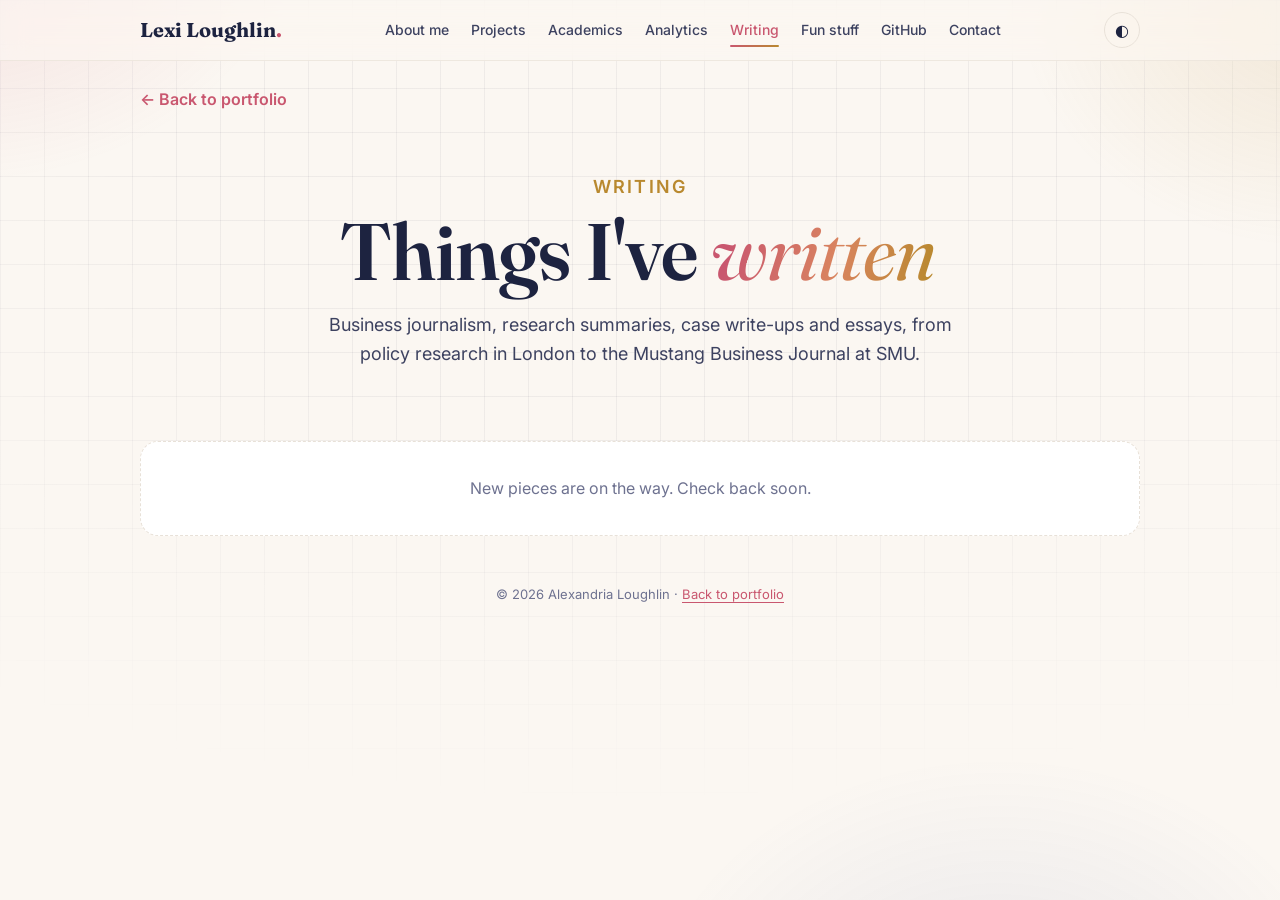
<file: writing.html>
<!doctype html>
<html lang="en">
<head>
<meta charset="utf-8">
<meta name="viewport" content="width=device-width, initial-scale=1, viewport-fit=cover">
<title>Lexi's Writing</title>
<meta name="description" content="Alexandria (Lexi) Loughlin: business analytics, strategy and research. M.S. Business Analytics candidate at SMU Cox.">
<link rel="preconnect" href="https://fonts.googleapis.com">
<link rel="stylesheet" href="https://fonts.googleapis.com/css2?family=Fraunces:opsz,wght@9..144,400;9..144,600;9..144,700&family=Inter:wght@400;500;600;700&display=swap">
<style>
:root {
  --bg: #fbf7f2;
  --surface: #ffffff;
  --ink: #1d2340;
  --body: #3d4260;
  --muted: #6e7290;
  --line: #e8e1d8;
  --rose: #c9576f;
  --rose-soft: #f6dfe3;
  --gold: #b9892f;
  --gold-soft: #f4ead3;
  --navy-soft: #e3e7f3;
  --sage-soft: #e3eedb;
  --sage: #4f7a3a;
  --serif: "Fraunces", Georgia, serif;
  --sans: "Inter", system-ui, -apple-system, sans-serif;
  color-scheme: light;
}
@media (prefers-color-scheme: dark) {
  :root:not([data-theme="light"]) {
    --bg: #14172a; --surface: #1c2038; --ink: #f3eee8; --body: #cfd2e2; --muted: #9a9eb8; --line: #2d3252;
    --rose: #ec8aa0; --rose-soft: #3a2433; --gold: #e2b867; --gold-soft: #3a3120; --navy-soft: #262b4a; --sage-soft: #24331f; --sage: #9cc67f;
    color-scheme: dark;
  }
}
:root[data-theme="dark"] {
  --bg: #14172a; --surface: #1c2038; --ink: #f3eee8; --body: #cfd2e2; --muted: #9a9eb8; --line: #2d3252;
  --rose: #ec8aa0; --rose-soft: #3a2433; --gold: #e2b867; --gold-soft: #3a3120; --navy-soft: #262b4a; --sage-soft: #24331f; --sage: #9cc67f;
  color-scheme: dark;
}
* { box-sizing: border-box; }
html { scroll-behavior: smooth; }
@media (prefers-reduced-motion: reduce) { html { scroll-behavior: auto; } * { transition: none !important; animation: none !important; } }
body { margin: 0; background: var(--bg); color: var(--body); font-family: var(--sans); font-size: 16px; line-height: 1.6; }
a { color: var(--rose); text-underline-offset: 3px; }
.wrap { max-width: 1040px; margin: 0 auto; padding: 0 max(20px, env(safe-area-inset-left, 0px)); }

/* nav */
nav { position: sticky; top: 0; z-index: 10; background: color-mix(in srgb, var(--bg) 88%, transparent); backdrop-filter: blur(10px); border-bottom: 1px solid var(--line); }
nav .wrap { display: flex; align-items: center; justify-content: space-between; height: 60px; gap: 12px; }
.mark { font-family: var(--serif); font-weight: 700; font-size: 20px; color: var(--ink); text-decoration: none; }
.mark span { color: var(--rose); }
.links { display: flex; gap: 22px; }
.links a { color: var(--body); text-decoration: none; font-size: 14px; font-weight: 500; }
.links a:hover { color: var(--rose); }
@media (max-width: 720px) { .links { display: none; } }

/* hero */
.hero { padding: 72px 0 56px; display: grid; grid-template-columns: 1.4fr 1fr; gap: 48px; align-items: center; }
@media (max-width: 820px) { .hero { grid-template-columns: 1fr; padding-top: 44px; gap: 32px; } }
.eyebrow { font-size: 13px; font-weight: 600; letter-spacing: .12em; text-transform: uppercase; color: var(--gold); margin: 0 0 14px; }
h1 { font-family: var(--serif); font-weight: 600; color: var(--ink); font-size: clamp(54px, 9vw, 92px); line-height: 1.02; margin: 0 0 18px; letter-spacing: -.01em; text-wrap: balance; }
h1 em { font-style: italic; color: var(--rose); font-weight: 400; }
.tagline { font-family: var(--serif); font-size: clamp(24px, 3.4vw, 32px); line-height: 1.28; color: var(--ink); margin: -2px 0 16px; max-width: 24ch; }
.lede { font-size: 18px; max-width: 56ch; margin: 0 0 26px; }
.ctas { display: flex; gap: 12px; flex-wrap: wrap; }
.btn { display: inline-flex; align-items: center; gap: 8px; padding: 11px 20px; border-radius: 999px; font-weight: 600; font-size: 15px; text-decoration: none; border: 1.5px solid var(--ink); }
.btn.primary { background: var(--ink); color: var(--bg); }
.btn.ghost { color: var(--ink); }
.btn:hover { transform: translateY(-1px); }

.reel { position: relative; min-height: 400px; }
.reel::before { content: ""; position: absolute; inset: 8% 6%; border-radius: 46% 54% 50% 50% / 52% 44% 56% 48%; background: linear-gradient(140deg, var(--rose-soft), var(--gold-soft) 60%, var(--navy-soft)); }
.hcard { position: absolute; display: flex; gap: 12px; align-items: center; background: var(--surface); border: 1px solid var(--line); border-radius: 16px; padding: 12px 16px 12px 12px; box-shadow: 0 14px 34px rgba(29,35,64,.12); width: min(300px, 88%); animation: float 6s ease-in-out infinite; }
.hcard b { display: block; color: var(--ink); font-family: var(--serif); font-size: 17px; line-height: 1.2; }
.hcard span { font-size: 13px; color: var(--muted); line-height: 1.35; display: block; }
.hi { width: 44px; height: 44px; border-radius: 12px; display: grid; place-items: center; font-size: 22px; flex: none; }
.h1c { top: 2%; left: 0; transform: rotate(-3deg); }
.h2c { top: 26%; right: 0; transform: rotate(2deg); animation-delay: -1.5s; }
.h3c { top: 51%; left: 4%; transform: rotate(-1.5deg); animation-delay: -3s; }
.h4c { top: 76%; right: 4%; transform: rotate(2.5deg); animation-delay: -4.5s; }
@keyframes float { 0%, 100% { translate: 0 0; } 50% { translate: 0 -8px; } }
@media (max-width: 820px) { .reel { min-height: 0; display: flex; flex-direction: column; gap: 12px; } .reel::before { display: none; } .hcard { position: static; transform: none; width: 100%; animation: none; } }
.eyebrow .dot { display: inline-block; width: 8px; height: 8px; border-radius: 50%; background: var(--sage); margin-right: 8px; vertical-align: 1px; box-shadow: 0 0 0 4px var(--sage-soft); }
.hl { padding: 0 .12em; border-radius: 6px; box-decoration-break: clone; -webkit-box-decoration-break: clone; }
.hl-rose { background: linear-gradient(transparent 55%, var(--rose-soft) 55%); }
.hl-gold { background: linear-gradient(transparent 55%, var(--gold-soft) 55%); }
.logos { display: flex; flex-wrap: wrap; gap: 8px 18px; margin-top: 28px; font-size: 13px; font-weight: 600; letter-spacing: .04em; text-transform: uppercase; color: var(--muted); }
.logos span + span::before { content: "·"; margin-right: 18px; color: var(--line); }
.fit { background: var(--surface); border: 1px solid var(--line); border-radius: 22px; padding: 30px; border-left: 6px solid var(--rose); }
.avail { display: inline-flex; align-items: center; gap: 8px; background: var(--sage-soft); color: var(--sage); font-weight: 600; font-size: 14px; border-radius: 999px; padding: 6px 14px; }
.avail .dot { width: 8px; height: 8px; border-radius: 50%; background: var(--sage); flex: none; }
.seek-lead { font-family: var(--serif); font-size: clamp(24px, 3.2vw, 32px); color: var(--ink); line-height: 1.25; margin: 18px 0 14px; max-width: 30ch; }
.seek-lead em { color: var(--rose); }
.checks { list-style: none; padding: 0; margin: 0 0 18px; display: grid; grid-template-columns: repeat(2, minmax(0, 1fr)); gap: 12px 24px; }
@media (max-width: 700px) { .checks { grid-template-columns: 1fr; } }
.checks li { position: relative; padding-left: 30px; }
.checks li::before { content: "✓"; position: absolute; left: 0; top: 1px; width: 20px; height: 20px; border-radius: 50%; background: var(--rose-soft); color: var(--rose); font-size: 12px; font-weight: 700; display: grid; place-items: center; }
.checks b { color: var(--ink); }
.roles { display: flex; flex-wrap: wrap; gap: 8px; }
.roles span { font-size: 13.5px; font-weight: 600; padding: 6px 12px; border-radius: 10px; background: var(--navy-soft); color: var(--ink); }
.story { display: grid; grid-template-columns: 1.35fr 1fr; gap: 36px; align-items: start; }
@media (max-width: 860px) { .story { grid-template-columns: 1fr; } }
.story-text p { margin: 0 0 16px; font-size: 17px; max-width: 62ch; }
.story-text b { color: var(--ink); }
.story-lead { font-family: var(--serif); font-size: clamp(24px, 3vw, 30px) !important; line-height: 1.3; color: var(--ink); }
.journey { list-style: none; margin: 0; padding: 24px; background: var(--surface); border: 1px solid var(--line); border-radius: 22px; position: relative; }
.journey li { display: flex; gap: 14px; align-items: flex-start; position: relative; padding-bottom: 22px; }
.journey li:last-child { padding-bottom: 0; }
.journey li:not(:last-child)::after { content: ""; position: absolute; left: 21px; top: 46px; bottom: 2px; width: 2px; background: repeating-linear-gradient(var(--line) 0 5px, transparent 5px 9px); }
.jdot { width: 44px; height: 44px; border-radius: 50%; display: grid; place-items: center; font-size: 20px; flex: none; border: 2px solid var(--surface); box-shadow: 0 0 0 1.5px var(--line); }
.journey b { display: block; color: var(--ink); font-family: var(--serif); font-size: 18px; line-height: 1.2; margin-top: 2px; }
.journey span { font-size: 14px; color: var(--muted); }
.journey .now b { color: var(--rose); }
.portrait { position: relative; aspect-ratio: 1; max-width: 360px; width: 100%; justify-self: center; }
.portrait .blob { position: absolute; inset: 0; border-radius: 46% 54% 50% 50% / 52% 44% 56% 48%; background: linear-gradient(140deg, var(--rose-soft), var(--gold-soft) 60%, var(--navy-soft)); }
.portrait .initials { position: absolute; inset: 0; display: grid; place-items: center; font-family: var(--serif); font-size: clamp(90px, 16vw, 140px); font-weight: 600; color: var(--ink); letter-spacing: -.04em; }
.badge { position: absolute; background: var(--surface); border: 1px solid var(--line); border-radius: 14px; padding: 10px 14px; box-shadow: 0 10px 30px rgba(29,35,64,.10); font-size: 13px; line-height: 1.35; }
.badge b { display: block; color: var(--ink); font-size: 15px; }
.badge.b1 { left: -6%; bottom: 14%; }
.badge.b2 { right: -4%; top: 10%; }
@media (max-width: 420px) { .badge.b1 { left: 0; } .badge.b2 { right: 0; } }

/* stats */
.stats { display: grid; grid-template-columns: repeat(4, minmax(0, 1fr)); gap: 14px; margin-bottom: 72px; }
@media (max-width: 760px) { .stats { grid-template-columns: repeat(2, minmax(0, 1fr)); } }
.stat { background: var(--surface); border: 1px solid var(--line); border-radius: 18px; padding: 20px; }
.stat .n { font-family: var(--serif); font-size: 36px; font-weight: 600; color: var(--ink); line-height: 1; }
.stat .l { font-size: 14px; color: var(--muted); margin-top: 8px; }
.stat:nth-child(1) { border-top: 4px solid var(--rose); }
.stat:nth-child(2) { border-top: 4px solid var(--gold); }
.stat:nth-child(3) { border-top: 4px solid var(--sage); }
.stat:nth-child(4) { border-top: 4px solid var(--ink); }

/* sections */
section { padding: 24px 0 64px; scroll-margin-top: 70px; }
.sec-head { display: flex; align-items: baseline; gap: 14px; margin-bottom: 26px; }
.sec-head .num { font-family: var(--serif); color: var(--gold); font-size: 18px; }
h2 { font-family: var(--serif); font-weight: 600; color: var(--ink); font-size: clamp(30px, 4.5vw, 40px); margin: 0; letter-spacing: -.01em; }
h3 { font-family: var(--serif); font-weight: 600; color: var(--ink); font-size: 21px; margin: 0 0 4px; line-height: 1.25; }

/* featured project */
.feature { display: grid; grid-template-columns: 1.1fr 1fr; gap: 0; background: var(--surface); border: 1px solid var(--line); border-radius: 22px; overflow: hidden; margin-bottom: 18px; }
@media (max-width: 820px) { .feature { grid-template-columns: 1fr; } }
.feature .txt { padding: 30px; }
.feature .viz { background: var(--navy-soft); padding: 26px; display: flex; flex-direction: column; justify-content: center; gap: 12px; }
.tag { display: inline-block; font-size: 12px; font-weight: 600; padding: 3px 10px; border-radius: 999px; margin: 0 6px 6px 0; }
.t-rose { background: var(--rose-soft); color: var(--rose); }
.t-gold { background: var(--gold-soft); color: var(--gold); }
.t-sage { background: var(--sage-soft); color: var(--sage); }
.t-navy { background: var(--navy-soft); color: var(--ink); }
.kicker { font-size: 13px; color: var(--muted); font-weight: 600; margin-bottom: 10px; }
.feature ul { padding-left: 18px; margin: 14px 0 0; }
.feature li { margin-bottom: 6px; }
.flow { display: grid; grid-template-columns: repeat(4, 1fr); gap: 8px; }
.flow div { background: var(--surface); border-radius: 12px; padding: 12px 8px; text-align: center; font-size: 12.5px; font-weight: 600; color: var(--ink); position: relative; border: 1px solid var(--line); }
.flow div span { display: block; font-size: 22px; margin-bottom: 4px; }
.depts { display: flex; flex-wrap: wrap; gap: 6px; }
.depts span { background: var(--surface); border: 1px solid var(--line); border-radius: 999px; padding: 4px 10px; font-size: 12.5px; font-weight: 500; }
.result { background: var(--surface); border-left: 4px solid var(--sage); border-radius: 10px; padding: 12px 14px; font-size: 14.5px; color: var(--ink); }

.grid { display: grid; grid-template-columns: repeat(3, minmax(0, 1fr)); gap: 16px; }
@media (max-width: 900px) { .grid { grid-template-columns: repeat(2, minmax(0, 1fr)); } }
@media (max-width: 580px) { .grid { grid-template-columns: 1fr; } }
.card { background: var(--surface); border: 1px solid var(--line); border-radius: 18px; padding: 22px; display: flex; flex-direction: column; gap: 8px; }
.card .icon { width: 42px; height: 42px; border-radius: 12px; display: grid; place-items: center; font-size: 21px; margin-bottom: 4px; }
.card p { margin: 0; font-size: 15px; }

/* timeline */
.timeline { position: relative; padding-left: 28px; }
.timeline::before { content: ""; position: absolute; left: 7px; top: 6px; bottom: 6px; width: 2px; background: var(--line); }
.item { position: relative; padding-bottom: 28px; }
.item::before { content: ""; position: absolute; left: -27px; top: 6px; width: 14px; height: 14px; border-radius: 50%; background: var(--bg); border: 3px solid var(--rose); }
.item.gold::before { border-color: var(--gold); }
.item.sage::before { border-color: var(--sage); }
.item.navy::before { border-color: var(--ink); }
.item .when { font-size: 13px; font-weight: 600; color: var(--muted); }
.item .org { font-weight: 600; color: var(--body); margin-bottom: 6px; }
.item p { margin: 0; max-width: 68ch; }

/* skills */
.skills { display: grid; grid-template-columns: repeat(3, minmax(0, 1fr)); gap: 16px; }
@media (max-width: 820px) { .skills { grid-template-columns: 1fr; } }
.skillset { background: var(--surface); border: 1px solid var(--line); border-radius: 18px; padding: 22px; }
.skillset h3 { font-size: 18px; margin-bottom: 12px; }
.chips { display: flex; flex-wrap: wrap; gap: 8px; }
.chips span { font-size: 13.5px; font-weight: 500; padding: 6px 12px; border-radius: 10px; background: var(--bg); border: 1px solid var(--line); color: var(--ink); }

/* edu */
.edu { display: grid; grid-template-columns: repeat(2, minmax(0, 1fr)); gap: 16px; }
@media (max-width: 680px) { .edu { grid-template-columns: 1fr; } }

/* beyond */
.beyond { display: grid; grid-template-columns: 1.2fr 1fr; gap: 16px; }
@media (max-width: 820px) { .beyond { grid-template-columns: 1fr; } }
.ice { align-self: start; background: linear-gradient(150deg, var(--navy-soft), var(--surface)); border: 1px solid var(--line); border-radius: 22px; padding: 30px; position: relative; overflow: hidden; }
.ice svg { position: absolute; right: -10px; bottom: -10px; width: 170px; opacity: .55; }
.ice .big { font-family: var(--serif); font-size: 26px; color: var(--ink); line-height: 1.25; margin: 6px 0 12px; max-width: 22ch; }
.stack { display: flex; flex-direction: column; gap: 16px; }

.games { display: grid; grid-template-columns: repeat(3, minmax(0, 1fr)); gap: 12px; margin-top: 14px; }
@media (max-width: 580px) { .games { grid-template-columns: 1fr; } }
.game { text-decoration: none; color: var(--ink); background: var(--rose-soft); border-radius: 14px; padding: 14px; display: flex; flex-direction: column; gap: 6px; }
.game:hover { outline: 2px solid var(--rose); }
.game b { font-family: var(--serif); font-size: 18px; }
.game span { font-size: 13px; color: var(--body); }
.game canvas { width: 100%; height: 56px; }

/* contact */
.contact { background: var(--ink); color: var(--bg); border-radius: 26px; padding: 44px; text-align: center; margin-bottom: 40px; }
.contact h2 { color: var(--bg); }
.contact p { color: color-mix(in srgb, var(--bg) 80%, transparent); max-width: 52ch; margin: 12px auto 22px; }
.contact .btn { border-color: var(--bg); color: var(--bg); }
.contact .btn.primary { background: var(--bg); color: var(--ink); }
footer { text-align: center; font-size: 13px; color: var(--muted); padding: 0 0 36px; }
.theme { background: none; border: 1px solid var(--line); border-radius: 999px; width: 36px; height: 36px; cursor: pointer; color: var(--ink); font-size: 16px; }

/* case study visuals */
.kpi { background: var(--surface); border-radius: 14px; padding: 14px; border: 1px solid var(--line); }
.kpi-label { font-size: 13px; font-weight: 600; color: var(--ink); margin-bottom: 10px; }
.split { display: flex; height: 34px; border-radius: 10px; overflow: hidden; font-size: 13px; font-weight: 700; color: #fff; }
.split div { display: flex; align-items: center; padding: 0 10px; white-space: nowrap; }
.pareto { display: flex; flex-direction: column; gap: 8px; }
.pareto > div { display: grid; grid-template-columns: 104px 1fr 42px; align-items: center; gap: 8px; font-size: 13px; }
.pareto b { color: var(--ink); text-align: right; }
.pbar { height: 12px; border-radius: 999px; background: var(--line); overflow: hidden; }
.pbar i { display: block; height: 100%; border-radius: 999px; }
.donutrow { display: flex; align-items: center; gap: 14px; background: var(--surface); border: 1px solid var(--line); border-radius: 14px; padding: 14px; }
.donutrow p { margin: 0; font-size: 14.5px; color: var(--ink); }
.donut { width: 92px; height: 92px; flex: none; }
.donut text { font-family: var(--serif); font-size: 9px; font-weight: 700; fill: var(--ink); }
.mini-dash { background: var(--surface); border: 1px solid var(--line); border-radius: 14px; padding: 16px; display: flex; flex-direction: column; gap: 12px; }
.md-row { display: grid; grid-template-columns: 96px 1fr; align-items: center; gap: 10px; font-size: 13px; font-weight: 600; color: var(--ink); }
.note { font-size: 12px; color: var(--muted); margin: 0; }
.feature { margin-bottom: 22px; }
.filters { display: flex; gap: 8px; flex-wrap: wrap; margin: -8px 0 20px; }
.fbtn { font: inherit; font-size: 14px; font-weight: 600; padding: 7px 16px; border-radius: 999px; border: 1.5px solid var(--line); background: var(--surface); color: var(--body); cursor: pointer; }
.fbtn[aria-pressed="true"] { background: var(--ink); color: var(--bg); border-color: var(--ink); }
.card[hidden] { display: none; }
.honors { margin-top: 16px; background: var(--gold-soft); color: var(--ink); border-radius: 14px; padding: 14px 18px; font-size: 15px; }

.reveal { opacity: 0; transform: translateY(14px); transition: opacity .6s ease, transform .6s ease; }
.reveal.in { opacity: 1; transform: none; }

.fun-hero { padding: 60px 0 36px; text-align: center; }
.fun-hero h1 { font-size: clamp(46px, 8vw, 80px); }
.fun-hero p { font-size: 18px; max-width: 58ch; margin: 0 auto 10px; }
.pigrow-hero { display: flex; justify-content: center; gap: 6px; margin: 10px 0 6px; flex-wrap: wrap; }
.pigrow-hero canvas { width: 96px; height: 64px; }
.gcards { display: grid; grid-template-columns: repeat(2, minmax(0, 1fr)); gap: 20px; margin-bottom: 56px; }
@media (max-width: 760px) { .gcards { grid-template-columns: 1fr; } }
.gcard { background: var(--surface); border: 1px solid var(--line); border-radius: 22px; overflow: hidden; display: flex; flex-direction: column; }
.gart { height: 170px; display: grid; place-items: center; position: relative; }
.gart canvas { width: 210px; height: 140px; }
.gart .emoji { position: absolute; font-size: 28px; }
.gbody { padding: 22px 24px 24px; display: flex; flex-direction: column; gap: 10px; flex: 1; }
.gbody h2 { font-size: 28px; }
.gbody p { margin: 0; }
.gbody ul { margin: 0; padding-left: 18px; font-size: 15px; }
.gbody .ctas { margin-top: auto; padding-top: 6px; }
.back { display: inline-block; margin: 26px 0 0; font-weight: 600; text-decoration: none; }
.behind { background: var(--navy-soft); border-radius: 22px; padding: 28px; margin-bottom: 48px; }
.behind h2 { font-size: 28px; margin-bottom: 8px; }
.behind p { margin: 0; max-width: 70ch; }

.wlist { display: grid; grid-template-columns: repeat(2, minmax(0, 1fr)); gap: 18px; margin-bottom: 48px; }
@media (max-width: 760px) { .wlist { grid-template-columns: 1fr; } }
.wcard { text-decoration: none; color: inherit; background: var(--surface); border: 1px solid var(--line); border-radius: 18px; padding: 22px; display: flex; gap: 16px; align-items: flex-start; }
.wcard:hover { border-color: var(--rose); transform: translateY(-2px); }
.wicon { width: 48px; height: 58px; border-radius: 8px; flex: none; display: grid; place-items: center; font-size: 11px; font-weight: 800; letter-spacing: .05em; color: #fff; position: relative; }
.wicon::after { content: ""; position: absolute; top: 0; right: 0; border-width: 0 12px 12px 0; border-style: solid; border-color: var(--bg) var(--bg) rgba(0,0,0,.18) rgba(0,0,0,.18); }
.wcard h3 { font-size: 20px; margin: 0 0 4px; }
.wmeta { font-size: 13px; font-weight: 600; color: var(--muted); }
.wcard p { margin: 6px 0 0; font-size: 15px; }
.wempty { background: var(--surface); border: 1.5px dashed var(--line); border-radius: 18px; padding: 34px; text-align: center; color: var(--muted); grid-column: 1 / -1; }
.wfilters { display: flex; gap: 8px; flex-wrap: wrap; justify-content: center; margin: 0 0 26px; }
</style>
<link rel="stylesheet" href="polish.css">
</head>
<body>
<nav>
  <div class="wrap">
    <a class="mark" href="./">Lexi Loughlin<span>.</span></a>
    <div class="links"><a href="about.html">About me</a><a href="projects.html">Projects</a><a href="academics.html">Academics</a><a href="analytics.html">Analytics</a><a href="writing.html" style="color:var(--rose)">Writing</a><a href="fun.html">Fun stuff</a><a href="github.html">GitHub</a><a href="./#contact">Contact</a></div>
    <button class="theme" id="theme" aria-label="Switch light or dark mode">◐</button>
  </div>
</nav>
<main class="wrap">
  <a class="back" href="./">← Back to portfolio</a>
  <header class="fun-hero">
    <p class="eyebrow">Writing</p>
    <h1>Things I've <em>written</em></h1>
    <p>Business journalism, research summaries, case write-ups and essays, from policy research in London to the Mustang Business Journal at SMU.</p>
  </header>
  <div class="wfilters" id="wfilters" role="group" aria-label="Filter writing"></div>
  <div class="wlist" id="wlist"><div class="wempty">Loading…</div></div>
</main>
<footer>© <span id="yr"></span> Alexandria Loughlin · <a href="./">Back to portfolio</a></footer>
<script>
(() => {
  // Lists every file in the repo's writing/ folder. Optional details come from writing/pieces.json.
  const REPO = 'lexiloughlin/lexiloughlin.github.io';
  const TYPES = { pdf: ['PDF', '#c9576f'], docx: ['DOC', '#3c5aa8'], doc: ['DOC', '#3c5aa8'], md: ['TXT', '#4f7a3a'], txt: ['TXT', '#4f7a3a'], html: ['WEB', '#b9892f'], pptx: ['PPT', '#d0742c'] };
  const list = document.getElementById('wlist'), filters = document.getElementById('wfilters');
  const pretty = n => n.replace(/\.[^.]+$/, '').replace(/[-_]+/g, ' ').replace(/\s+/g, ' ').trim().replace(/\b\w/g, ch => ch.toUpperCase());
  const esc = t => String(t || '').replace(/[&<>"]/g, ch => ({ '&': '&amp;', '<': '&lt;', '>': '&gt;', '"': '&quot;' }[ch]));
  let items = [];
  function render(cat) {
    const shown = items.filter(i => cat === 'All' || i.category === cat);
    list.innerHTML = shown.length ? shown.map(i => {
      const [lbl, col] = TYPES[i.ext] || ['FILE', '#6e7290'];
      return `<a class="wcard reveal in" href="${esc(i.url)}" target="_blank" rel="noopener">
        <div class="wicon" style="background:${col}">${lbl}</div>
        <div><div class="wmeta">${esc([i.category, i.outlet, i.date].filter(Boolean).join(' · '))}</div>
        <h3>${esc(i.title)}</h3>${i.summary ? `<p>${esc(i.summary)}</p>` : ''}</div></a>`;
    }).join('') : '<div class="wempty">New pieces are on the way. Check back soon.</div>';
  }
  function buildFilters() {
    const cats = ['All', ...new Set(items.map(i => i.category).filter(Boolean))];
    if (cats.length < 3) { filters.hidden = true; return; }
    filters.innerHTML = cats.map((c, k) => `<button class="fbtn" aria-pressed="${k ? 'false' : 'true'}" data-c="${esc(c)}">${esc(c)}</button>`).join('');
    filters.querySelectorAll('button').forEach(b => b.addEventListener('click', () => {
      filters.querySelectorAll('button').forEach(x => x.setAttribute('aria-pressed', x === b ? 'true' : 'false')); render(b.dataset.c);
    }));
  }
  Promise.all([
    fetch(`https://api.github.com/repos/${REPO}/contents/writing`).then(r => r.ok ? r.json() : []).catch(() => []),
    fetch('writing/pieces.json', { cache: 'no-store' }).then(r => r.ok ? r.json() : {}).catch(() => ({}))
  ]).then(([files, meta]) => {
    const extra = Array.isArray(meta.links) ? meta.links : [];
    const details = meta.files || {};
    items = (Array.isArray(files) ? files : [])
      .filter(f => f.type === 'file' && !/^(readme\.md|pieces\.json)$/i.test(f.name) && !f.name.startsWith('.'))
      .map(f => {
        const d = details[f.name] || {};
        return { title: d.title || pretty(f.name), category: d.category || '', outlet: d.outlet || '', date: d.date || '', summary: d.summary || '', ext: f.name.split('.').pop().toLowerCase(), url: 'writing/' + encodeURIComponent(f.name), order: d.order ?? 999 };
      })
      .concat(extra.map(l => ({ ...l, ext: 'html', order: l.order ?? 999 })))
      .sort((a, b) => a.order - b.order || String(b.date).localeCompare(String(a.date)) || a.title.localeCompare(b.title));
    buildFilters(); render('All');
  });
})();
</script>
<script>
(() => {
  document.getElementById('yr').textContent = new Date().getFullYear();
  // theme toggle
  const root = document.documentElement, btn = document.getElementById('theme');
  try { const t = localStorage.getItem('ll-theme'); if (t) root.dataset.theme = t; } catch (e) {}
  btn.addEventListener('click', () => {
    const dark = root.dataset.theme ? root.dataset.theme === 'dark' : matchMedia('(prefers-color-scheme: dark)').matches;
    root.dataset.theme = dark ? 'light' : 'dark';
    try { localStorage.setItem('ll-theme', root.dataset.theme); } catch (e) {}
  });
  // reveal on scroll
  const io = 'IntersectionObserver' in window ? new IntersectionObserver(es => es.forEach(e => { if (e.isIntersecting) { e.target.classList.add('in'); io.unobserve(e.target); } }), { threshold: .12 }) : null;
  document.querySelectorAll('.reveal').forEach(el => io ? io.observe(el) : el.classList.add('in'));

  // project filters
  const fbtns = document.querySelectorAll('.fbtn');
  fbtns.forEach(b => b.addEventListener('click', () => {
    fbtns.forEach(x => x.setAttribute('aria-pressed', x === b ? 'true' : 'false'));
    document.querySelectorAll('#pgrid .card').forEach(card => { card.hidden = b.dataset.f !== 'all' && card.dataset.cat !== b.dataset.f; if (!card.hidden) card.classList.add('in'); });
  }));
  // little pig portraits on the game cards
  const WHITE = '#fbf6ee', INK = '#3b2a1a';
  const SKINS = [
    { base: '#c96d2c', rear: '#3d271b', eyePatch: '#3d271b', blaze: WHITE, chin: WHITE, ear: '#e0a08a' },
    { base: '#1e1b20', fluffy: true, ear: '#3c3438', dark: true, nose: '#5a4048' },
    { base: '#d27b2f', band: WHITE, head: '#221915', chin: WHITE, ear: '#7b5236', dark: true },
    { base: '#201b1c', band: WHITE, cheek: '#c9752f', ear: '#3a2f2c', dark: true },
    { base: '#2b3552', head: '#e6b866', suit: true, ear: '#d48f72', nose: '#d97b7b', glasses: true }
  ];
  function ell(c, x, y, rx, ry, rot = 0) { c.beginPath(); c.ellipse(x, y, rx, ry, rot, 0, Math.PI * 2); }

  // Side-view pig, origin at body centre, facing right. ~72 x 46 units.
  function drawPig(c, skin, o = {}) {
    const chew = o.chew || 0;
    c.lineJoin = 'round';
    c.fillStyle = '#f0b3a6';
    for (const fx of [-20, 18]) { ell(c, fx, 19, 6, 3.5); c.fill(); c.lineWidth = 1.5; c.strokeStyle = INK; c.stroke(); }
    const body = new Path2D(); body.ellipse(0, 0, 36, 22, 0, 0, Math.PI * 2);
    if (skin.fluffy) {
      const fur = new Path2D();
      for (let i = 0; i <= 44; i++) {
        const a = i / 44 * Math.PI * 2, k = i % 2 ? 1.0 : 1.12;
        const px = Math.cos(a) * 36 * k, py = Math.sin(a) * 22 * k;
        i ? fur.lineTo(px, py) : fur.moveTo(px, py);
      }
      fur.closePath();
      c.fillStyle = skin.base; c.fill(fur); c.lineWidth = 2.2; c.strokeStyle = INK; c.stroke(fur);
    }
    c.fillStyle = skin.base; c.fill(body);
    c.save(); c.clip(body);
    if (skin.rear) { c.fillStyle = skin.rear; ell(c, -26, 0, 26, 28); c.fill(); }
    if (skin.band) { c.fillStyle = skin.band; c.fillRect(-3, -30, 15, 60); }
    if (skin.head) { c.fillStyle = skin.head; ell(c, 27, -2, 17, 26); c.fill(); }
    if (skin.suit) {
      // pinstripes
      c.strokeStyle = 'rgba(255,255,255,.13)'; c.lineWidth = 1;
      for (let x = -36; x < 12; x += 6) { c.beginPath(); c.moveTo(x, -24); c.lineTo(x, 24); c.stroke(); }
      // shirt V + lapels + red tie at the collar
      c.fillStyle = '#fff'; c.beginPath(); c.moveTo(7, -18); c.lineTo(13, 10); c.lineTo(17, -18); c.closePath(); c.fill();
      c.fillStyle = '#1d2540'; c.beginPath(); c.moveTo(4, -18); c.lineTo(11, 4); c.lineTo(7, -18); c.closePath(); c.fill();
      c.fillStyle = '#c8343c'; c.beginPath(); c.moveTo(11, -16); c.lineTo(14, -16); c.lineTo(15, 2); c.lineTo(12.5, 6); c.lineTo(10, 2); c.closePath(); c.fill();
    }
    if (skin.cheek) { c.fillStyle = skin.cheek; ell(c, 31, 4, 10, 9); c.fill(); }
    if (skin.eyePatch) { c.fillStyle = skin.eyePatch; ell(c, 23, -6, 9, 9.5); c.fill(); }
    if (skin.blaze) { c.fillStyle = skin.blaze; ell(c, 29, -12, 13, 4.5, 0.55); c.fill(); }
    if (skin.chin) { c.fillStyle = skin.chin; ell(c, 33, 9, 7.5, 6.5); c.fill(); }
    c.restore();
    if (!skin.fluffy) { c.lineWidth = 2.5; c.strokeStyle = INK; c.stroke(body); }
    c.fillStyle = skin.ear; ell(c, 17, -18, 7, 5, -0.5); c.fill(); c.lineWidth = 2; c.strokeStyle = INK; c.stroke();
    if (o.sad) {
      c.beginPath(); c.moveTo(21, -10); c.lineTo(28, -4); c.moveTo(21, -4); c.lineTo(28, -10);
      c.lineWidth = 2; c.strokeStyle = skin.dark ? '#fff' : INK; c.stroke();
    } else {
      c.fillStyle = '#0b0809'; ell(c, 24.5, -7, 3.6, 3.6); c.fill();
      if (skin.dark) { c.lineWidth = 1; c.strokeStyle = '#6b5a5f'; c.stroke(); }
      c.fillStyle = '#fff'; ell(c, 25.8, -8.3, 1.3, 1.3); c.fill();
    }
    if (skin.glasses && !o.sad) {
      c.lineWidth = 1.4; c.strokeStyle = INK;
      ell(c, 24.5, -7, 5.2, 5.2); c.stroke();
      c.beginPath(); c.moveTo(19.3, -7); c.lineTo(13, -9); c.stroke();
    }
    c.fillStyle = skin.nose || '#e07a7a'; ell(c, 35.5, 1, 2.8, 2.2); c.fill();
    c.beginPath(); c.moveTo(33.5, 4.5); c.quadraticCurveTo(31.5, 8 + chew, 28.5, 7);
    c.lineWidth = 1.5; c.strokeStyle = skin.dark ? '#9a8a8f' : INK; c.stroke();
    c.beginPath(); c.moveTo(33, 0); c.lineTo(45, -3); c.moveTo(33, 2); c.lineTo(45, 4);
    c.lineWidth = 1; c.strokeStyle = skin.dark ? '#cfc6c8' : INK; c.stroke();
    if (!skin.dark) { c.fillStyle = 'rgba(240,130,130,.4)'; ell(c, 22, 4, 5, 3); c.fill(); }
  }

  function drawPoop(c, x, y, a, s = 1) {
    c.save(); c.translate(x, y); c.rotate(a); c.scale(s, s);
    c.fillStyle = '#4a3020'; ell(c, 0, 0, 3, 1.7); c.fill();
    c.fillStyle = 'rgba(255,255,255,.35)'; ell(c, -0.8, -0.6, 1, .45); c.fill();
    c.restore();
  }
  document.querySelectorAll('canvas[data-pig]').forEach(cv => {
    const c = cv.getContext('2d'), w = cv.width, h = cv.height, k = Math.min(h / 112 * 1.7, w / 100); c.translate(w / 2, h * .52); c.scale(k, k); drawPig(c, SKINS[+cv.dataset.pig]);
  });
})();
</script>
<script src="polish.js" defer></script>
</body>
</html>
</file>
<file: polish.css>
/* Shared polish layer: depth, glass, motion. Loaded after each page's own styles. */
:root {
  --glow-rose: rgba(201, 87, 111, .16);
  --glow-gold: rgba(185, 137, 47, .14);
  --glow-navy: rgba(60, 90, 168, .10);
  --grid: rgba(29, 35, 64, .055);
  --glass: rgba(255, 255, 255, .72);
  --edge: linear-gradient(135deg, rgba(201, 87, 111, .55), rgba(185, 137, 47, .35) 45%, rgba(60, 90, 168, .30));
  --shadow-lg: 0 1px 0 rgba(255,255,255,.6) inset, 0 24px 60px -24px rgba(29, 35, 64, .28), 0 8px 18px -10px rgba(29, 35, 64, .18);
  --shadow-md: 0 1px 0 rgba(255,255,255,.6) inset, 0 14px 34px -18px rgba(29, 35, 64, .25);
}
@media (prefers-color-scheme: dark) {
  :root:not([data-theme="light"]) { --glow-rose: rgba(236, 138, 160, .14); --glow-gold: rgba(226, 184, 103, .10); --glow-navy: rgba(120, 140, 255, .12); --grid: rgba(255, 255, 255, .045); --glass: rgba(28, 32, 56, .72); --shadow-lg: 0 24px 60px -24px rgba(0,0,0,.6); --shadow-md: 0 14px 34px -18px rgba(0,0,0,.55); }
}
:root[data-theme="dark"] { --glow-rose: rgba(236, 138, 160, .14); --glow-gold: rgba(226, 184, 103, .10); --glow-navy: rgba(120, 140, 255, .12); --grid: rgba(255, 255, 255, .045); --glass: rgba(28, 32, 56, .72); --shadow-lg: 0 24px 60px -24px rgba(0,0,0,.6); --shadow-md: 0 14px 34px -18px rgba(0,0,0,.55); }

/* backdrop: fine grid + drifting color glows */
body { position: relative; isolation: isolate; }
body::before {
  content: ""; position: fixed; inset: 0; z-index: -2; pointer-events: none;
  background-image: linear-gradient(var(--grid) 1px, transparent 1px), linear-gradient(90deg, var(--grid) 1px, transparent 1px);
  background-size: 44px 44px;
  mask-image: radial-gradient(ellipse 90% 70% at 50% 20%, #000 40%, transparent 100%);
  -webkit-mask-image: radial-gradient(ellipse 90% 70% at 50% 20%, #000 40%, transparent 100%);
}
body::after {
  content: ""; position: fixed; inset: -20vmax; z-index: -1; pointer-events: none;
  background:
    radial-gradient(38vmax 30vmax at 12% 12%, var(--glow-rose), transparent 70%),
    radial-gradient(34vmax 28vmax at 88% 18%, var(--glow-gold), transparent 70%),
    radial-gradient(40vmax 32vmax at 70% 92%, var(--glow-navy), transparent 70%);
  animation: drift 26s ease-in-out infinite alternate;
}
@keyframes drift { to { transform: translate3d(2vmax, -2vmax, 0) scale(1.06); } }

/* scroll progress */
.pl-progress { position: fixed; top: 0; left: 0; height: 3px; width: 100%; z-index: 50; transform-origin: 0 50%; transform: scaleX(0); background: linear-gradient(90deg, var(--rose), var(--gold)); }

/* nav: glass */
nav { background: color-mix(in srgb, var(--bg) 70%, transparent) !important; backdrop-filter: saturate(1.6) blur(14px); -webkit-backdrop-filter: saturate(1.6) blur(14px); border-bottom-color: color-mix(in srgb, var(--line) 70%, transparent) !important; }
.links a { position: relative; }
.links a::after { content: ""; position: absolute; left: 0; right: 0; bottom: -6px; height: 2px; border-radius: 2px; background: linear-gradient(90deg, var(--rose), var(--gold)); transform: scaleX(0); transition: transform .25s ease; }
.links a:hover::after, .links a[style*="--rose"]::after { transform: scaleX(1); }

/* gradient accents in headlines */
h1 em, .seek-lead em, .thread-lead em, .fun-hero h1 em {
  background: linear-gradient(100deg, var(--rose) 10%, #d9845f 55%, var(--gold) 95%);
  -webkit-background-clip: text; background-clip: text; color: transparent;
  padding-right: .06em;
}

/* surfaces: glass + gradient hairline + depth */
.card, .feature, .skillset, .stat, .gcard, .icard, .repo, .wcard, .post, .fit, .journey, .ghhead, .langbox, .hcard, .reader, .kpi, .donutrow, .mini-dash {
  background: var(--glass) !important;
  backdrop-filter: blur(10px); -webkit-backdrop-filter: blur(10px);
  box-shadow: var(--shadow-md);
}
.card, .feature, .skillset, .stat, .gcard, .icard, .repo, .wcard, .post, .fit, .journey, .ghhead, .langbox, .reader { position: relative; }
.card, .feature, .gcard, .icard, .repo, .fit, .journey, .ghhead, .wcard, .post, .skillset {
  border-color: transparent !important;
}
.card::before, .feature::before, .gcard::before, .icard::before, .repo::before, .fit::before, .journey::before, .ghhead::before, .wcard::before, .post::before, .skillset::before {
  content: ""; position: absolute; inset: 0; border-radius: inherit; padding: 1px; pointer-events: none;
  background: var(--edge);
  -webkit-mask: linear-gradient(#000 0 0) content-box, linear-gradient(#000 0 0); -webkit-mask-composite: xor; mask-composite: exclude;
  opacity: .55; transition: opacity .3s;
}
.fit { border-left: 0 !important; }
.feature, .gcard, .icard { box-shadow: var(--shadow-lg); }

/* cursor spotlight inside cards */
.pl-spot::after {
  content: ""; position: absolute; inset: 0; border-radius: inherit; pointer-events: none;
  background: radial-gradient(260px circle at var(--mx, 50%) var(--my, 50%), rgba(255,255,255,.35), transparent 60%);
  opacity: 0; transition: opacity .3s;
}
.pl-spot:hover::after { opacity: 1; }
.pl-spot:hover::before { opacity: 1; }
.pl-tilt { transition: transform .25s cubic-bezier(.2,.7,.3,1), box-shadow .25s; transform-style: preserve-3d; will-change: transform; }
.pl-tilt:hover { box-shadow: var(--shadow-lg); }

/* buttons */
.btn { transition: transform .2s, box-shadow .2s, background .2s; }
.btn.primary { background: linear-gradient(135deg, var(--ink), color-mix(in srgb, var(--ink) 70%, var(--rose))) !important; box-shadow: 0 10px 24px -10px color-mix(in srgb, var(--ink) 70%, transparent); border-color: transparent !important; }
.btn.primary:hover { transform: translateY(-2px); box-shadow: 0 16px 30px -12px color-mix(in srgb, var(--rose) 60%, transparent); }
.btn.ghost, .btn:not(.primary) { backdrop-filter: blur(6px); }

/* tags + chips get a crisper look */
.tag, .chips span, .roles span, .countries span { border: 1px solid color-mix(in srgb, currentColor 18%, transparent); }

/* reveal: blur-to-sharp, staggered by JS */
.reveal { opacity: 0; transform: translateY(18px); filter: blur(6px); transition: opacity .8s cubic-bezier(.2,.7,.2,1), transform .8s cubic-bezier(.2,.7,.2,1), filter .8s; transition-delay: var(--d, 0s); }
.reveal.in { opacity: 1; transform: none; filter: none; }

/* illustrations: framed, with sheen and depth */
.ch-art { perspective: 1000px; }
.ch-art > .art, .ch-art > .pigart { transition: transform .35s cubic-bezier(.2,.7,.3,1); filter: drop-shadow(0 22px 34px rgba(29,35,64,.16)) drop-shadow(0 4px 8px rgba(29,35,64,.08)); }
.art .pl-draw { stroke-dasharray: 600; stroke-dashoffset: 600; transition: stroke-dashoffset 2.2s ease; }
.in .art .pl-draw { stroke-dashoffset: 0; }
.art .pl-flow { animation: flow 1.6s linear infinite; }
@keyframes flow { to { stroke-dashoffset: -20; } }
.art .pl-pulse { transform-box: fill-box; transform-origin: center; animation: pulse 2.4s ease-in-out infinite; }
@keyframes pulse { 50% { transform: scale(1.08); } }
.art .pl-float { animation: floaty 4s ease-in-out infinite; }
.art .pl-float.b { animation-delay: -1.3s; } .art .pl-float.c { animation-delay: -2.6s; }
@keyframes floaty { 50% { transform: translateY(-8px); } }

/* section headings: thin gradient rule */
.sec-head { position: relative; padding-bottom: 14px; }
.sec-head::after { content: ""; position: absolute; left: 0; bottom: 0; width: 64px; height: 3px; border-radius: 3px; background: linear-gradient(90deg, var(--rose), var(--gold)); }
.ch-label span, .sec-head .num { font-variant-numeric: tabular-nums; }

/* band numbers + stats */
.band { backdrop-filter: blur(8px); background: var(--glass) !important; }
.band b, .stat .n { background: linear-gradient(100deg, var(--rose), var(--gold)); -webkit-background-clip: text; background-clip: text; color: transparent !important; }

/* hero highlight cards float with more depth */
.hcard { box-shadow: var(--shadow-lg) !important; }

@media (prefers-reduced-motion: reduce) {
  body::after, .art .pl-flow, .art .pl-pulse, .art .pl-float { animation: none !important; }
  .reveal { filter: none; transform: none; transition: opacity .3s; }
  .pl-tilt { transform: none !important; }
}
@media (hover: none) { .pl-tilt { transform: none !important; } }
</file>
